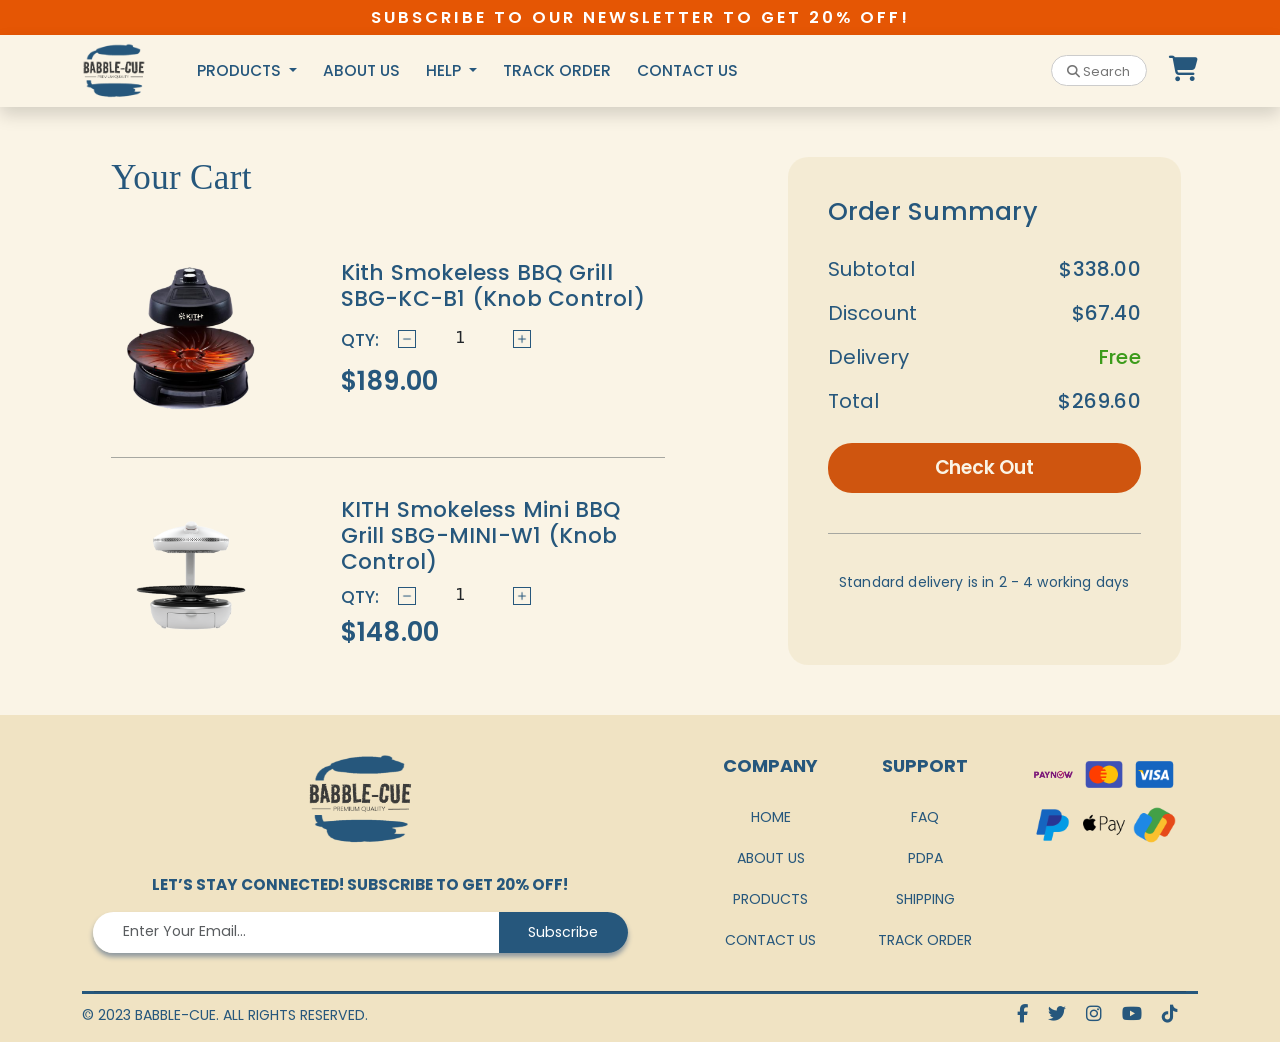
<file: cart.html>
<!DOCTYPE html>
<html>
    <head>
        <!-- Google Tag Manager -->
        <script>(function(w,d,s,l,i){w[l]=w[l]||[];w[l].push({'gtm.start':
        new Date().getTime(),event:'gtm.js'});var f=d.getElementsByTagName(s)[0],
        j=d.createElement(s),dl=l!='dataLayer'?'&l='+l:'';j.async=true;j.src=
        'https://www.googletagmanager.com/gtm.js?id='+i+dl;f.parentNode.insertBefore(j,f);
        })(window,document,'script','dataLayer','GTM-N95ZB4XJ');</script>
        <!-- End Google Tag Manager -->
        
        <title>Babble-Cue Track Order</title>

        <!-- Language Control -->
        <meta charset="utf-8">

        <!-- Responsive control, using user scalable no (cannot zoom in)  -->
        <meta name="viewport" content="width=device-width,initial-scale=1">

        <!-- link style sheet -->
        <link rel="stylesheet" href="css/cart.css">

        <!-- favicon -->
        <link rel="icon" type="image/x-icon" href="images/logo/favicon.ico">
        <meta description="Babble-Cue">

        <!-- links to font-awesome and bootstrap -->
        <link rel="stylesheet" href="https://cdnjs.cloudflare.com/ajax/libs/font-awesome/6.4.2/css/all.min.css" integrity="sha512-z3gLpd7yknf1YoNbCzqRKc4qyor8gaKU1qmn+CShxbuBusANI9QpRohGBreCFkKxLhei6S9CQXFEbbKuqLg0DA==" crossorigin="anonymous" referrerpolicy="no-referrer" />
        <link href="https://cdn.jsdelivr.net/npm/bootstrap@5.3.2/dist/css/bootstrap.min.css" rel="stylesheet" integrity="sha384-T3c6CoIi6uLrA9TneNEoa7RxnatzjcDSCmG1MXxSR1GAsXEV/Dwwykc2MPK8M2HN" crossorigin="anonymous">

        <!-- google fonts -->   <!-- poppins -->
        <link rel="preconnect" href="https://fonts.googleapis.com">
        <link rel="preconnect" href="https://fonts.gstatic.com" crossorigin>
        <link href="https://fonts.googleapis.com/css2?family=Poppins:ital,wght@0,100;0,200;0,300;0,400;0,500;0,600;0,700;1,100;1,200;1,300;1,400;1,500;1,600;1,700&family=Tinos:ital@0;1&display=swap" rel="stylesheet">
        <!-- georgia -->
        <link href="https://fonts.cdnfonts.com/css/georgia" rel="stylesheet">

    </head>

    <body>
        <!-- Google Tag Manager (noscript) -->
        <noscript><iframe src="https://www.googletagmanager.com/ns.html?id=GTM-N95ZB4XJ"
        height="0" width="0" style="display:none;visibility:hidden"></iframe></noscript>
        <!-- End Google Tag Manager (noscript) -->



        <!-- Navigation Start -->
        <div class="orangeBG text-center">
            <p class="navNewsletterText">Subscribe to our newsletter to get 20% off!</p>
        </div>
        <nav id="navBar" class="navbar navbar-expand-sm sticky-top shadow" style="background-color: #FAF4E6;">
            <div class="container">
                <button class="navbar-toggler" type="button" data-toggle="collapse" data-target="#navbarNav" aria-controls="navbarNav" aria-expanded="false" aria-label="Toggle navigation">
                    <span class="navbar-toggler-icon"></span>
                </button>

                <div style="width: 5vw; min-width: 50px;">
                    <a class="navbar-brand" href="index.html">
                        <img src="images/logo/logo.png" title="Babble-Cue" class="img-fluid">
                    </a>
                </div>
                
                <div class="d-block d-sm-none">
                    <a href="cart.html"><i class="fa-solid fa-cart-shopping navIcon"></i></a>
                </div>
                

                <div class="collapse navbar-collapse justify-content-between" id="navbarNav" style="padding: 0 0 0 3%;">
                    <ul class="navbar-nav navText">
                        <li class="nav-item dropdown">
                            <a class="nav-link dropdown-toggle" href="#" id="navbarDropdownMenuProducts" data-toggle="dropdown" aria-haspopup="true" aria-expanded="false">
                                Products
                            </a>
                            <div class="dropdown-menu" style="background-color: #FAF4E6; border: #FAF4E6;" aria-labelledby="navbarDropdownMenuProducts">
                                <a class="dropdown-item" href="product-mini.html">Kith Smokeless BBQ Grill (Mini)</a>
                                <a class="dropdown-item" href="product-touch.html">Kith Smokeless BBQ Grill Touch Control</a>
                                <a class="dropdown-item" href="product-knob.html">Kith Smokeless BBQ Grill Knob Control</a>
                            </div>
                            </li>
                        <li class="nav-item">
                            <a class="nav-link" href="about.html">About Us</a>
                        </li>
                        <li class="nav-item dropdown">
                            <a class="nav-link dropdown-toggle" href="#" id="navbarDropdownMenuHelp" data-toggle="dropdown" aria-haspopup="true" aria-expanded="false">
                                Help
                            </a>
                            <div class="dropdown-menu" style="background-color: #FAF4E6; border: #FAF4E6;" aria-labelledby="navbarDropdownMenuHelp">
                                <a class="dropdown-item" href="faq.html">Frequently Asked Questions</a>
                                <a class="dropdown-item" href="faq.html#shipping">Shipping & Returns</a>
                                <a class="dropdown-item" href="pdpa.html">PDPA</a>
                            </div>
                            </li>
                        <li class="nav-item">
                            <a class="nav-link" href="track.html">Track Order</a>
                        </li>
                        <li class="nav-item">
                            <a class="nav-link" href="contact.html">Contact Us</a>
                        </li>
                    </ul>
                    <div>
                        <input type="text" class="search-hover" name="" placeholder="&#xF002; Search here"/>
                    </div>
                </div>

                <div class="d-none d-sm-block" style="padding-left: 2%;">
                    <a href="cart.html"><i class="fa-solid fa-cart-shopping navIcon"></i></a>
                </div>
            </div>
        </nav>
        <!-- Navigation End -->

        <div class="lightBG">
            <div class="row cart">
                <div class="col-sm-7 col-12">
                    <h1 class="cart-title">Your Cart</h1>
                    <div class="row cart-item">
                        <div class="col-sm-4 col-3">
                            <img src="images/products/grill-knob.png" id="product-img">
                        </div>
                        <div class="col-sm-6 col-8 product-info">
                            <h2 class="product-name">Kith Smokeless BBQ Grill SBG-KC-B1 (Knob Control)</h2>
                            <div class="row quant">
                                <div class="col-sm-2 col-2 quantity">QTY:</div>
                                <div class="col-sm-2 col-2"><img src="images/icon/minus.png" class="qty"></div>
                                <div class="col-sm-2 col-2">1</div>
                                <div class="col-sm-2 col-2"><img src="images/icon/plus.png" class="qty"></div>
                            </div>
                            <p class="price">$189.00</p>
                        </div>
                    </div>
                    <div class="col-sm-10 separator"></div>
                    <div class="row">
                        <div class="col-sm-4 col-3">
                            <img src="images/products/grill-mini.png" id="product-img">
                        </div>
                        <div class="col-sm-6 col-8 product-info">
                            <h2 class="product-name">KITH Smokeless Mini BBQ Grill SBG-MINI-W1 (Knob Control)</h2>
                            <div class="row quant">
                                <div class="col-sm-2 col-2 quantity">QTY:</div>
                                <div class="col-sm-2 col-2"><img src="images/icon/minus.png" class="qty"></div>
                                <div class="col-sm-2 col-2">1</div>
                                <div class="col-sm-2 col-2"><img src="images/icon/plus.png" class="qty"></div>
                            </div>
                            <p class="price">$148.00</p>
                        </div>
                    </div>
                </div>
                
                <div class="col-sm-4 summary">
                    <div class="summary-header d-none d-sm-block ">
                        Order Summary
                    </div>
                    <div class="row summary-details">
                        <div class="col-sm-5 col-5 summary-titles">
                            Subtotal
                        </div>
                        <div class="col-sm-5 col-5 amount">$338.00</div>
                    </div>

                    <div class="row summary-details">
                        <div class="col-sm-5 col-5 summary-titles">
                            Discount
                        </div>
                        <div class="col-sm-5 col-5 amount">$67.40</div>
                    </div>

                    <div class="row summary-details">
                        <div class="col-sm-5 col-5 summary-titles">
                            Delivery
                        </div>
                        <div class="col-sm-5 col-5 free">Free</div>
                    </div>

                    <div class="row summary-details">
                        <div class="col-sm-5 col-5 summary-titles">
                            Total
                        </div>
                        <div class="col-sm-5 col-5 amount">$269.60</div>
                    </div>

                    <div class="col-sm-12">
                        <a href="payment.html" class="check" id="checkout">
                            Check Out
                        </a>
                    </div>
                    <div class="col-sm-12 col-12 separator"></div>
                    <div class="del-info">Standard delivery is in 2 - 4 working days</div>
                </div>
            </div>
        </div>
    </div>
        
    <!-- Footer -->
        <footer style="background-color: #F0E3C3;">
            <div class="container d-none d-sm-block" style="padding-top: 3%;">
                <div class="row">
                    <div class="col-6 text-center" style="padding-left: 2%;">
                        <img src="images/logo/logo.png" alt="babble-cue logo" class="footerLogo mx-auto d-block">
                        <p class="footerNewsletter"><strong>Let’s stay connected! Subscribe to get 20% off!</strong></p>
                        <div class="input-group mb-3 input-shadow">
                            <input type="text" id="rounded-left" class="form-control subscribeInput" placeholder="Enter Your Email...">
                            <span class="input-group-text subscribeBtn" id="rounded-right">Subscribe</span>
                        </div>
                    </div>
                    <div class="col-2 d-flex justify-content-end text-center">
                        <div class="footerLinks">
                            <p><strong>COMPANY</strong></p>
                            <ul>
                                <li><a href="index.html">HOME</a><br></li>
                                <li><a href="about.html">ABOUT US</a><br></li>
                                <li><a href="about.html#products">PRODUCTS</a><br></li>
                                <li><a href="contact.html">CONTACT US</a></li>
                            </ul>
                        </div>
                    </div>
                    <div class="col-2 text-center">
                        <div class="footerLinks">
                            <p><strong>SUPPORT</strong></p>
                            <ul>
                                <li><a href="faq.html">FAQ</a></li>
                                <li><a href="pdpa.html">PDPA</a></li>
                                <li><a href="faq.html#shipping">SHIPPING</a></li>
                                <li><a href="track.html">TRACK ORDER</a></li>
                            </ul>
                        </div>
                    </div>
                    <div class="col-2" style="padding-right: 3%;">
                        <div class="row row-cols-sm-3 g-2">
                            <img src="images/nav/footer/paynow-logo-2.png" alt="paynow" class="img-fluid col-sm-4 mx-auto d-block object-fit-contain"/>
                            <img src="images/nav/footer/icons8-mastercard-480.png" alt="mastercard" class="img-fluid col-sm-4 mx-auto d-block object-fit-contain"/>
                            <img src="images/nav/footer/icons8-visa-480.png" alt="visa" class="img-fluid col-sm-4 mx-auto d-block object-fit-contain" />
                            <img src="images/nav/footer/icons8-paypal-480.png" alt="paypal" class="img-fluid col-sm-4 mx-auto d-block object-fit-contain" />
                            <img src="images/nav/footer/Apple-Pay-Logo-2014.png" alt="apple pay" class="img-fluid col-sm-4 mx-auto d-block object-fit-contain" />
                            <img src="images/nav/footer/icons8-google-pay-480.png" alt="google pay" class="img-fluid col-sm-4 mx-auto d-block object-fit-contain" />
                        </div>
                        
                    </div>
                </div>
                <div style="padding-top: 2%;"></div>
                <div class="row footerLine container" style="margin: auto;">
                    <hr class="solid">
                </div>
                <div class="row" style="padding-top: 1%;">
                    <div class="col-6">
                        <p class="footerCopywrite">&copy; 2023 BABBLE-CUE. ALL RIGHTS RESERVED.</p>
                    </div>
                    <div class="col-6 d-flex justify-content-end socialsIcon">
                        <i class="fa-brands fa-facebook-f"></i>
                        <i class="fa-brands fa-twitter"></i>
                        <i class="fa-brands fa-instagram"></i>
                        <i class="fa-brands fa-youtube"></i>
                        <i class="fa-brands fa-tiktok"></i>
                    </div>
                </div>
            </div>





            <div class="container d-block d-sm-none text-center" style="padding-top: 3%;">
                <img src="images/logo/logo.png" alt="babble-cue logo" class="footerLogo mx-auto d-block">
                <p class="footerNewsletter"><strong>Let’s stay connected! Subscribe to get 20% off!</strong></p>
                <div style="padding: 0 5%;">
                    <div class="input-group mb-3 input-shadow">
                        <input type="text" id="rounded-left" class="form-control subscribeInput" placeholder="Enter Your Email...">
                        <span class="input-group-text subscribeBtn" id="rounded-right">Subscribe</span>
                    </div>
                </div>
                
                <div class="row">
                    <div class="col-6">
                        <div class="footerLinks">
                            <p><strong>COMPANY</strong></p>
                            <ul>
                                <li><a href="index.html">HOME</a></li>
                                <li><a href="about.html">ABOUT US</a></li>
                                <li><a href="about.html#products">PRODUCTS</a></li>
                                <li><a href="contact.html">CONTACT US</a></li>
                            </ul>
                        </div>
                    </div>
                    <div class="col-6">
                        <div class="footerLinks">
                            <p><strong>SUPPORT</strong></p>
                            <ul>
                                <li><a href="faq.html">FAQ</a></li>
                                <li><a href="pdpa.html">PDPA</a></li>
                                <li><a href="faq.html#shipping">SHIPPING</a></li>
                                <li><a href="track.html">TRACK ORDER</a></li>
                            </ul>
                        </div>
                    </div>
                </div>
                <div style="padding: 0 20%;">
                    <div class="row g-2 container d-flex justify-content-center" style="padding-top: 3%;">
                        <img src="images/nav/footer/paynow-logo-2.png" alt="paynow" class="img-fluid col-2 mx-auto d-block object-fit-contain" />
                        <img src="images/nav/footer/icons8-mastercard-480.png" alt="mastercard" class="img-fluid col-2 mx-auto d-block object-fit-contain" />
                        <img src="images/nav/footer/icons8-visa-480.png" alt="visa" class="img-fluid col-2 mx-auto d-block object-fit-contain" />
                        <img src="images/nav/footer/icons8-paypal-480.png" alt="paypal" class="img-fluid col-2 mx-auto d-block object-fit-contain" />
                        <img src="images/nav/footer/Apple-Pay-Logo-2014.png" alt="applepay" class="img-fluid col-2 mx-auto d-block object-fit-contain" />
                        <img src="images/nav/footer/icons8-google-pay-480.png" alt="googlepay" class="img-fluid col-2 mx-auto d-block object-fit-contain" />
                    </div>
                </div>
                
                <div style="padding-top: 2%;"></div>
                <div class="row footerLine container" style="margin: auto;">
                    <hr class="solid">
                </div>
                
                <div class="footerEnd" style="padding-top: 1%;">
                    <p class="footerCopywrite">&copy; 2023 BABBLE-CUE. ALL RIGHTS RESERVED.</p>
                    <i class="fa-brands fa-facebook-f"></i>
                    <i class="fa-brands fa-twitter"></i>
                    <i class="fa-brands fa-instagram"></i>
                    <i class="fa-brands fa-youtube"></i>
                    <i class="fa-brands fa-tiktok"></i>
                </div>
                <div style="padding-top: 3%;"></div>
                </div>
            </div>
        </footer>
        <!-- Footer End -->
        


        <!-- Bootstrap scripts -->
        <script src="https://code.jquery.com/jquery-3.2.1.slim.min.js" integrity="sha384-KJ3o2DKtIkvYIK3UENzmM7KCkRr/rE9/Qpg6aAZGJwFDMVNA/GpGFF93hXpG5KkN" crossorigin="anonymous"></script>
        <script src="https://cdn.jsdelivr.net/npm/popper.js@1.12.9/dist/umd/popper.min.js" integrity="sha384-ApNbgh9B+Y1QKtv3Rn7W3mgPxhU9K/ScQsAP7hUibX39j7fakFPskvXusvfa0b4Q" crossorigin="anonymous"></script>
        <script src="https://cdn.jsdelivr.net/npm/bootstrap@4.0.0/dist/js/bootstrap.min.js" integrity="sha384-JZR6Spejh4U02d8jOt6vLEHfe/JQGiRRSQQxSfFWpi1MquVdAyjUar5+76PVCmYl" crossorigin="anonymous"></script>

    </body>
</html>
</file>
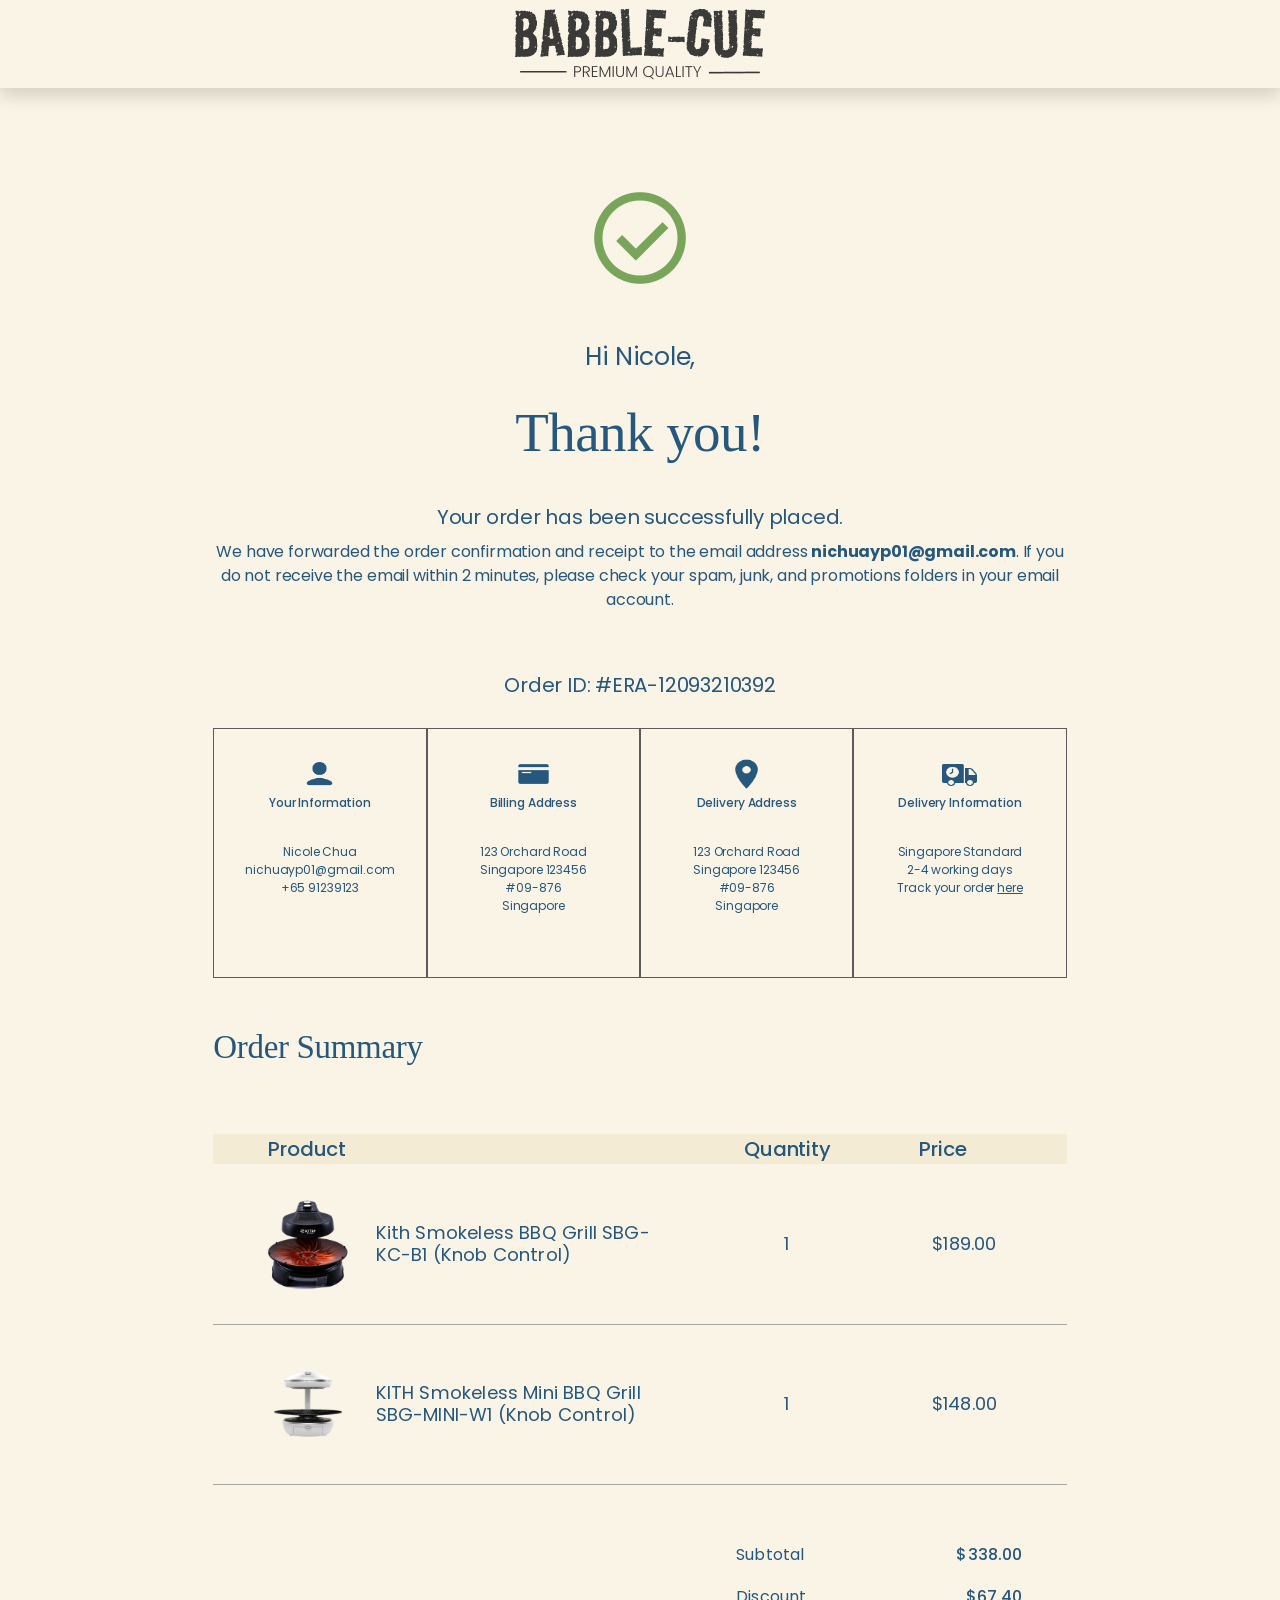
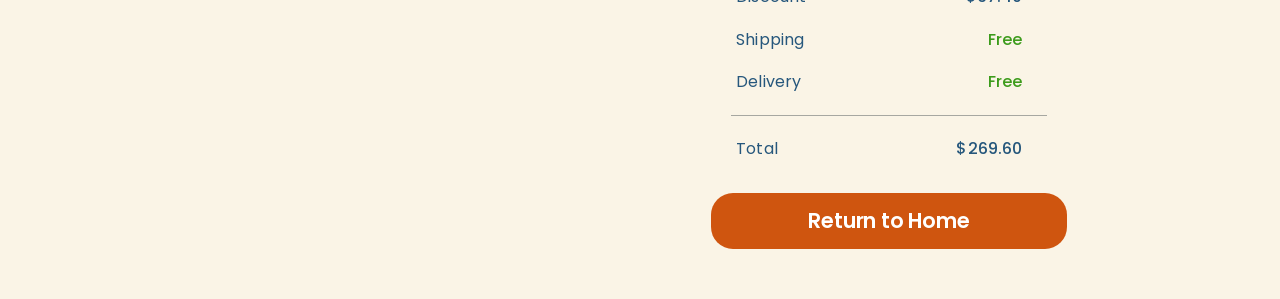
<file: confirmation.html>
<!DOCTYPE html>
<html>
    <head>
        <!-- Google Tag Manager -->
        <script>(function(w,d,s,l,i){w[l]=w[l]||[];w[l].push({'gtm.start':
        new Date().getTime(),event:'gtm.js'});var f=d.getElementsByTagName(s)[0],
        j=d.createElement(s),dl=l!='dataLayer'?'&l='+l:'';j.async=true;j.src=
        'https://www.googletagmanager.com/gtm.js?id='+i+dl;f.parentNode.insertBefore(j,f);
        })(window,document,'script','dataLayer','GTM-N95ZB4XJ');</script>
        <!-- End Google Tag Manager -->
        
        <title>Babble-Cue Payment Confirmation</title>

        <!-- Language Control -->
        <meta charset="utf-8">

        <!-- Responsive control, using user scalable no (cannot zoom in)  -->
        <meta name="viewport" content="width=device-width,initial-scale=1">

        <!-- link style sheet -->
        <link rel="stylesheet" href="css/confirmation.css">

        <!-- favicon -->
        <link rel="icon" type="image/x-icon" href="images/logo/favicon.ico">
        <meta description="Babble-Cue">

        <!-- links to font-awesome and bootstrap -->
        <link rel="stylesheet" href="https://cdnjs.cloudflare.com/ajax/libs/font-awesome/6.4.2/css/all.min.css" integrity="sha512-z3gLpd7yknf1YoNbCzqRKc4qyor8gaKU1qmn+CShxbuBusANI9QpRohGBreCFkKxLhei6S9CQXFEbbKuqLg0DA==" crossorigin="anonymous" referrerpolicy="no-referrer" />
        <link href="https://cdn.jsdelivr.net/npm/bootstrap@5.3.2/dist/css/bootstrap.min.css" rel="stylesheet" integrity="sha384-T3c6CoIi6uLrA9TneNEoa7RxnatzjcDSCmG1MXxSR1GAsXEV/Dwwykc2MPK8M2HN" crossorigin="anonymous">

        <!-- google fonts -->   <!-- poppins -->
        <link rel="preconnect" href="https://fonts.googleapis.com">
        <link rel="preconnect" href="https://fonts.gstatic.com" crossorigin>
        <link href="https://fonts.googleapis.com/css2?family=Poppins:ital,wght@0,100;0,200;0,300;0,400;0,500;0,600;0,700;1,100;1,200;1,300;1,400;1,500;1,600;1,700&family=Tinos:ital@0;1&display=swap" rel="stylesheet">
        <!-- georgia -->
        <link href="https://fonts.cdnfonts.com/css/georgia" rel="stylesheet">

        <!-- fonts -->
        <link rel="preconnect" href="https://fonts.googleapis.com">
        <link rel="preconnect" href="https://fonts.gstatic.com" crossorigin>
        <link rel="preconnect" href="https://fonts.googleapis.com">
        <link href="https://fonts.googleapis.com/css2?family=Poppins:ital,wght@0,300;0,500;1,300;1,400;1,500;1,600&family=Tinos:ital@0;1&display=swap" rel="stylesheet">
        <link href="https://fonts.cdnfonts.com/css/georgia" rel="stylesheet">
    </head>

    <body>
        <!-- Google Tag Manager (noscript) -->
        <noscript><iframe src="https://www.googletagmanager.com/ns.html?id=GTM-N95ZB4XJ"
        height="0" width="0" style="display:none;visibility:hidden"></iframe></noscript>
        <!-- End Google Tag Manager (noscript) -->

        
        <!-- Navigation Start -->
        <div class="lightBG">
            <nav id="navBar" class="navbar sticky-top shadow">
                <div class="container">
                    <a class="nav-logo" href="index.html">
                        <img src="images/logo/paymentLogo.png" title="Babble-Cue">
                    </a>
                </div>
            </nav>
        </div>
        <!-- Navigation End -->


        <div class="lightBG">
            <div class="confirmation">
                <div class="col-12 confirmation">
                    <img src="images/icon/confirm.png" id="cfm-icon">
                </div>
                <div class="col-8">
                    <p id="name">Hi Nicole,</p>
                    <h2 id="thank">Thank you!</h2>
                    <h3 id="order" style="padding-top: 20px;">Your order has been successfully placed.</h3>
                    <h5 id="receipt">We have forwarded the order confirmation and receipt to the email address <strong>nichuayp01@gmail.com</strong>. If you do not receive the email within 2 minutes, please check your spam, junk, and promotions folders in your email account.</h5>
                    <h3 id="order" style="padding-top: 50px; padding-bottom: 20px;">Order ID: #ERA-12093210392</h3>
                </div>

                <div class="col-8 order-info hide-mobile">
                    <div class="col-3 info">
                        <img src="images/icon/profile.png" id="icons">
                        <p id="info">Your Information</p>
                        <p id="details">Nicole Chua<br>nichuayp01@gmail.com<br>+65 91239123</p>
                    </div>
                    <div class="col-3 info">
                        <img src="images/icon/creditcard.png" id="icons">
                        <p id="info">Billing Address</p>
                        <p id="details">123 Orchard Road<br>Singapore 123456<br>#09-876<br>Singapore</p>
                    </div>
                    <div class="col-3 info">
                        <img src="images/icon/pin.png" id="icons">
                        <p id="info">Delivery Address</p>
                        <p id="details">123 Orchard Road<br>Singapore 123456<br>#09-876<br>Singapore</p>
                    </div>
                    <div class="col-3 info">
                        <img src="images/icon/delivery.png" id="icons">
                        <p id="info">Delivery Information</p>
                        <p id="details">Singapore Standard<br>2-4 working days<br>Track your order <a href="track.html" style="color: #26577C;">here</a></p>
                    </div>
                </div>

                <div class="col-8 summary hide-mobile">
                    <p id="summary">Order Summary</p>
                </div>
                <div class="col-8 order-sum hide-mobile">
                    <div class="col-7 product" id="summary-header">Product</div>
                    <div class="col-2" id="summary-header">Quantity</div>
                    <div class="col-1" id="summary-header">Price</div>
                </div>

                <div class="col-8 order-list hide-mobile">
                    <div class="col-2 prod"><img src="images/products/grill-knob.png" id="product-img"></div>
                    <div class="col-4 prod-name" id="list-details">Kith Smokeless BBQ Grill SBG-KC-B1 (Knob Control)</div>
                    <div class="col-1"></div>
                    <div class="col-1" id="list-details">1</div>
                    <div class="col-1"></div>
                    <div class="col-2" id="list-details">$189.00</div>
                </div>

                <div class="col-8 separator hide-mobile"></div>
                <div class="col-8 order-list hide-mobile">
                    <div class="col-2 prod"><img src="images/products/grill-mini.png" id="product-img"></div>
                    <div class="col-4 prod-name" id="list-details">KITH Smokeless Mini BBQ Grill SBG-MINI-W1 (Knob Control)</div>
                    <div class="col-1"></div>
                    <div class="col-1" id="list-details">1</div>
                    <div class="col-1"></div>
                    <div class="col-2" id="list-details">$148.00</div>
                </div>

                <div class="col-8 separator hide-mobile"></div>
                <div class="col-8 sum hide-mobile">
                    <div class="col-5 order-details">
                        <div class="row summary-details">
                            <div class="col-sm-5 col-9 item">
                                Subtotal
                            </div>
                            <div class="col-sm-5 col-3 price">$338.00</div>
                        </div>

                        <div class="row summary-details">
                            <div class="col-sm-5 col-9 item">
                                Discount
                            </div>
                            <div class="col-sm-5 col-3 price">$67.40</div>
                        </div>

                        <div class="row summary-details">
                            <div class="col-sm-5 col-9 item">
                                Shipping
                            </div>
                            <div class="col-sm-5 col-3 free">Free</div>
                        </div>

                        <div class="row summary-details">
                            <div class="col-sm-5 col-9 item">
                                Delivery
                            </div>
                            <div class="col-sm-5 col-3 free">Free</div>
                        </div>

                        <div class="col-sm-12 col-12 separator"></div>

                        <div class="row summary-details">
                            <div class="col-sm-5 col-9 item">
                                Total
                            </div>
                            <div class="col-sm-5 col-3 price">$269.60</div>
                        </div>
                    </div>
                </div>

                <div class="col-8 sum">
                    <div class="col-sm-5 home">
                        <a href="index.html" id="home">Return to Home</a>
                    </div>
                </div>
            </div>
        </div>


    <!-- Bootstrap scripts -->
    <script src="https://code.jquery.com/jquery-3.2.1.slim.min.js" integrity="sha384-KJ3o2DKtIkvYIK3UENzmM7KCkRr/rE9/Qpg6aAZGJwFDMVNA/GpGFF93hXpG5KkN" crossorigin="anonymous"></script>
    <script src="https://cdn.jsdelivr.net/npm/popper.js@1.12.9/dist/umd/popper.min.js" integrity="sha384-ApNbgh9B+Y1QKtv3Rn7W3mgPxhU9K/ScQsAP7hUibX39j7fakFPskvXusvfa0b4Q" crossorigin="anonymous"></script>
    <script src="https://cdn.jsdelivr.net/npm/bootstrap@4.0.0/dist/js/bootstrap.min.js" integrity="sha384-JZR6Spejh4U02d8jOt6vLEHfe/JQGiRRSQQxSfFWpi1MquVdAyjUar5+76PVCmYl" crossorigin="anonymous"></script>

    </body>
</html>
</file>
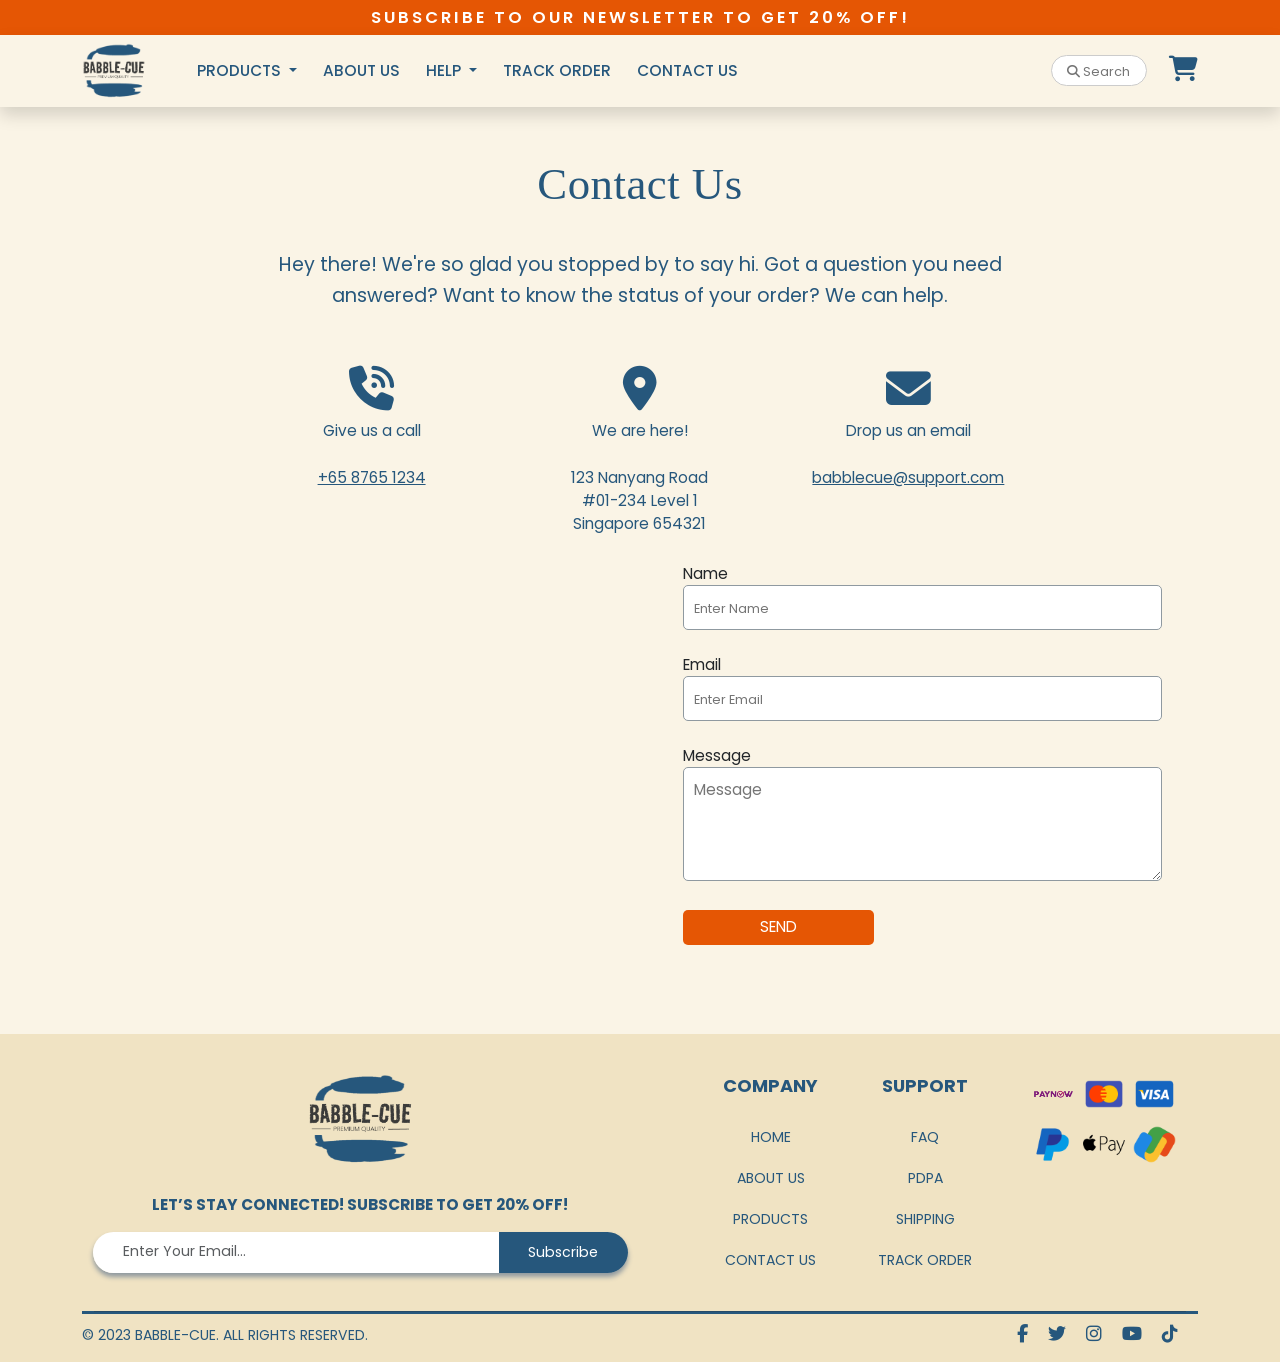
<file: contact.html>
<!DOCTYPE html>
<html>
    <head>
        <!-- Google Tag Manager -->
        <script>(function(w,d,s,l,i){w[l]=w[l]||[];w[l].push({'gtm.start':
        new Date().getTime(),event:'gtm.js'});var f=d.getElementsByTagName(s)[0],
        j=d.createElement(s),dl=l!='dataLayer'?'&l='+l:'';j.async=true;j.src=
        'https://www.googletagmanager.com/gtm.js?id='+i+dl;f.parentNode.insertBefore(j,f);
        })(window,document,'script','dataLayer','GTM-N95ZB4XJ');</script>
        <!-- End Google Tag Manager -->
        
        <title>Contact Us Babble-Cue</title>

        <!-- Language Control -->
        <meta charset="utf-8">

        <!-- Responsive control, using user scalable no (cannot zoom in)  -->
        <meta name="viewport" content="width=device-width,initial-scale=1">

        <!-- link style sheet -->
        <link rel="stylesheet" href="css/faq_pdpa_contact.css">

        <!-- favicon -->
        <link rel="icon" type="image/x-icon" href="images/logo/favicon.ico">
        <meta description="Babble-Cue">

        <!-- links to font-awesome and bootstrap -->
        <link rel="stylesheet" href="https://cdnjs.cloudflare.com/ajax/libs/font-awesome/6.4.2/css/all.min.css" integrity="sha512-z3gLpd7yknf1YoNbCzqRKc4qyor8gaKU1qmn+CShxbuBusANI9QpRohGBreCFkKxLhei6S9CQXFEbbKuqLg0DA==" crossorigin="anonymous" referrerpolicy="no-referrer" />
        <link href="https://cdn.jsdelivr.net/npm/bootstrap@5.3.2/dist/css/bootstrap.min.css" rel="stylesheet" integrity="sha384-T3c6CoIi6uLrA9TneNEoa7RxnatzjcDSCmG1MXxSR1GAsXEV/Dwwykc2MPK8M2HN" crossorigin="anonymous">

        <!-- fonts -->
        <link rel="preconnect" href="https://fonts.googleapis.com">
        <link rel="preconnect" href="https://fonts.gstatic.com" crossorigin>
        <link href="https://fonts.googleapis.com/css2?family=Poppins:ital,wght@0,100;0,200;0,300;0,400;0,500;0,600;0,700;1,100;1,200;1,300;1,400;1,500;1,600;1,700&family=Tinos:ital@0;1&display=swap" rel="stylesheet">
        <link href="https://fonts.cdnfonts.com/css/georgia" rel="stylesheet">
    </head>

    <body style="background-color: #FAF4E6;">
        <!-- Google Tag Manager (noscript) -->
        <noscript><iframe src="https://www.googletagmanager.com/ns.html?id=GTM-N95ZB4XJ"
        height="0" width="0" style="display:none;visibility:hidden"></iframe></noscript>
        <!-- End Google Tag Manager (noscript) -->


        <!-- Navigation Start -->
        <div class="orangeBG text-center">
            <p class="navNewsletterText">Subscribe to our newsletter to get 20% off!</p>
        </div>
        <nav id="navBar" class="navbar navbar-expand-sm sticky-top shadow" style="background-color: #FAF4E6;">
            <div class="container">
                <button class="navbar-toggler" type="button" data-bs-toggle="collapse" data-bs-target="#navbarNav" aria-controls="navbarNav" aria-expanded="false" aria-label="Toggle navigation">
                    <span class="navbar-toggler-icon"></span>
                </button>

                <div style="width: 5vw; min-width: 50px;">
                    <a class="navbar-brand" href="index.html">
                        <img src="images/logo/logo.png" title="Babble-Cue" class="img-fluid">
                    </a>
                </div>
                
                <div class="d-block d-sm-none">
                    <a href="cart.html"><i class="fa-solid fa-cart-shopping navIcon"></i></a>
                </div>
                

                <div class="collapse navbar-collapse justify-content-between" id="navbarNav" style="padding: 0 0 0 3%;">
                    <ul class="navbar-nav navText">
                        <li class="nav-item dropdown">
                            <a class="nav-link dropdown-toggle" href="#" id="navbarDropdownMenuProducts" data-bs-toggle="dropdown" aria-haspopup="true" aria-expanded="false">
                                Products
                            </a>
                            <div class="dropdown-menu" style="background-color: #FAF4E6; border: #FAF4E6;" aria-labelledby="navbarDropdownMenuProducts">
                                <a class="dropdown-item" href="product-mini.html">Kith Smokeless BBQ Grill (Mini)</a>
                                <a class="dropdown-item" href="product-touch.html">Kith Smokeless BBQ Grill Touch Control</a>
                                <a class="dropdown-item" href="product-knob.html">Kith Smokeless BBQ Grill Knob Control</a>
                            </div>
                            </li>
                        <li class="nav-item">
                            <a class="nav-link" href="about.html">About Us</a>
                        </li>
                        <li class="nav-item dropdown">
                            <a class="nav-link dropdown-toggle" href="#" id="navbarDropdownMenuHelp" data-bs-toggle="dropdown" aria-haspopup="true" aria-expanded="false">
                                Help
                            </a>
                            <div class="dropdown-menu" style="background-color: #FAF4E6; border: #FAF4E6;" aria-labelledby="navbarDropdownMenuHelp">
                                <a class="dropdown-item" href="faq.html">Frequently Asked Questions</a>
                                <a class="dropdown-item" href="faq.html#shipping">Shipping & Returns</a>
                                <a class="dropdown-item" href="pdpa.html">PDPA</a>
                            </div>
                            </li>
                        <li class="nav-item">
                            <a class="nav-link" href="track.html">Track Order</a>
                        </li>
                        <li class="nav-item">
                            <a class="nav-link" href="contact.html">Contact Us</a>
                        </li>
                    </ul>
                    <div>

                        <input type="text" class="search-hover" name="" placeholder="&#xF002; Search here"/>
                    </div>
                </div>

                <div class="d-none d-sm-block" style="padding-left: 2%;">
                    <a href="cart.html"><i class="fa-solid fa-cart-shopping navIcon"></i></a>
                </div>
            </div>
        </nav>
        <!-- Navigation End -->

        <!-- Main Content -->
        <div class="container d-none d-sm-block" style="padding-top: 4%;">
            <p class="headerDark text-center">Contact Us</p>
            <p class="subheaderDark text-center" style="padding: 2% 13% 0 13%;">Hey there! We're so glad you stopped by to say hi. Got a question you need answered? Want to know the status of your order? We can help.</p>

            <div class="text-center row aboutSection" style="padding: 5% 15% 0 15%;">
                <div class="col-sm-4">
                    <i class="fa-solid fa-phone-volume"></i>
                    <p style="padding-top: 3%;">
                        Give us a call <br><br>
                        <a href="tel:+65 8765 1234" style="color: #26577C;">+65 8765 1234</a>
                    </p>
                </div>
                <div class="col-sm-4">
                    <i class="fa-solid fa-location-dot"></i>
                    <p style="padding-top: 3%;">
                        We are here! <br><br>
                        123 Nanyang Road <br>
                        #01-234 Level 1 <br>
                        Singapore 654321 
                    </p>
                </div>
                <div class="col-sm-4">
                    <i class="fa-solid fa-envelope"></i>
                    <p style="padding-top: 3%;">
                        Drop us an email<br><br>
                        <a href="mailto:babblecue@support.com" style="color: #26577C;">babblecue@support.com</a>
                        
                    </p>
                </div>
            </div>
            <div style="padding-top: 1%;"></div>
            <div class="container row">
                <div class="col-sm-6">
                    <iframe src="https://www.google.com/maps/d/embed?mid=1MtstptOctiLxLlRiTxulfGZw0xLx290&ehbc=2E312F" width="100%" height="100%"></iframe>
                </div>
                <div class="col-sm-6" style="padding-left: 5%;">
                    <form id="contactForm">
                        <label for="name">Name</label><br>
                        <input type="text" id="name" class="name" placeholder="Enter Name" required/><br><br>

                        <label for="email">Email</label><br>
                        <input type="email" id="email" class="email" placeholder="Enter Email" required/><br><br>

                        <label for="message">Message</label><br>
                        <textarea id="message" class="message" placeholder="Message" rows="4" required></textarea><br><br>

                        <input type="submit" value="SEND"/>
                    </form>
                </div>
                
            </div>
        </div>



        <div class="d-block d-sm-none" style="padding-top: 4%;">
            <p class="headerDark text-center">Contact Us</p>
            <p class="subheaderDark text-center" style="padding: 2% 5% 0 5%;">Hey there! We're so glad you stopped by to say hi. Got a question you need answered? Want to know the status of your order? We can help.</p>

            <div class="container row aboutSection" style="padding: 15% 15% 0 15%;">
                <div class="col-12">
                    <div class="row d-flex" style="padding-top: 5%;">
                        <i class="fa-solid fa-phone-volume col-5 text-center" style="padding-top: 2%;"></i>
                        <p class="col-7">
                            Give us a call <br>
                            <a href="tel:+65 8765 1234" style="color: #26577C;">+65 8765 1234</a>
                        </p>
                    </div>
                </div>
                <div class="col-12">
                    <div class="row d-flex" style="padding-top: 15%;">
                        <i class="fa-solid fa-envelope col-5 text-center" style="padding-top: 2%;"></i>
                        <p class="col-7">
                            Drop us an email<br>
                            <a href="mailto:babblecue@support.com" style="color: #26577C;">babblecue@support.com</a>
                        </p>
                    </div>
                </div>
                <div class="col-12">
                    <div class="row d-flex" style="padding-top: 15%;">
                        <i class="fa-solid fa-location-dot col-5 text-center" style="padding-top: 7%;"></i>
                        <p class="col-7">
                            We are here! <br>
                            <em>123 Nanyang Road <br>
                            #01-234 Level 1 <br>
                            Singapore 654321 </em>
                        </p>
                    </div>
                </div>
               
                
            </div>
            <div style="padding-top: 3vh;"></div>
            <div class="row g-4" style="margin: 0;">
                <div class="col-12">
                    <iframe src="https://www.google.com/maps/d/embed?mid=1MtstptOctiLxLlRiTxulfGZw0xLx290&ehbc=2E312F" width="100%" height="350"></iframe>
                </div>
                <div class="col-12" style="padding: 5% 15%;">
                    <form id="contactForm">
                        <label for="name">Name</label><br>
                        <input type="text" id="name" class="name" placeholder="Enter Name" required/><br><br>

                        <label for="email">Email</label><br>
                        <input type="email" id="email" class="email" placeholder="Enter Email" required/><br><br>

                        <label for="message">Message</label><br>
                        <textarea id="message" class="message" placeholder="Message" rows="4" required></textarea><br><br>

                        <div class="d-flex justify-content-center">
                            <input type="submit" value="SEND"/>
                        </div>
                    </form>
                </div>
            </div>
        </div>
        <div style="padding-top: 7%;"></div>
        <!-- Main Content End -->

        <!-- Footer -->
        <footer style="background-color: #F0E3C3;">
            <div class="container d-none d-sm-block" style="padding-top: 3%;">
                <div class="row">
                    <div class="col-6 text-center" style="padding-left: 2%;">
                        <img src="images/logo/logo.png" alt="babble-cue logo" class="footerLogo mx-auto d-block">
                        <p class="footerNewsletter"><strong>Let’s stay connected! Subscribe to get 20% off!</strong></p>
                        <div class="input-group mb-3 input-shadow">
                            <input type="text" id="rounded-left" class="form-control subscribeInput" placeholder="Enter Your Email...">
                            <span class="input-group-text subscribeBtn" id="rounded-right">Subscribe</span>
                        </div>
                    </div>
                    <div class="col-2 d-flex justify-content-end text-center">
                        <div class="footerLinks">
                            <p><strong>COMPANY</strong></p>
                            <ul>
                                <li><a href="index.html">HOME</a><br></li>
                                <li><a href="about.html">ABOUT US</a><br></li>
                                <li><a href="about.html#products">PRODUCTS</a><br></li>
                                <li><a href="contact.html">CONTACT US</a></li>
                            </ul>
                        </div>
                    </div>
                    <div class="col-2 text-center">
                        <div class="footerLinks">
                            <p><strong>SUPPORT</strong></p>
                            <ul>
                                <li><a href="faq.html">FAQ</a></li>
                                <li><a href="pdpa.html">PDPA</a></li>
                                <li><a href="faq.html#shipping">SHIPPING</a></li>
                                <li><a href="track.html">TRACK ORDER</a></li>
                            </ul>
                        </div>
                    </div>
                    <div class="col-2" style="padding-right: 3%;">
                        <div class="row row-cols-sm-3 g-2">
                            <img src="images/nav/footer/paynow-logo-2.png" alt="paynow" class="img-fluid col-sm-4 mx-auto d-block object-fit-contain"/>
                            <img src="images/nav/footer/icons8-mastercard-480.png" alt="mastercard" class="img-fluid col-sm-4 mx-auto d-block object-fit-contain"/>
                            <img src="images/nav/footer/icons8-visa-480.png" alt="visa" class="img-fluid col-sm-4 mx-auto d-block object-fit-contain" />
                            <img src="images/nav/footer/icons8-paypal-480.png" alt="paypal" class="img-fluid col-sm-4 mx-auto d-block object-fit-contain" />
                            <img src="images/nav/footer/Apple-Pay-Logo-2014.png" alt="apple pay" class="img-fluid col-sm-4 mx-auto d-block object-fit-contain" />
                            <img src="images/nav/footer/icons8-google-pay-480.png" alt="google pay" class="img-fluid col-sm-4 mx-auto d-block object-fit-contain" />
                        </div>
                        
                    </div>
                </div>
                <div style="padding-top: 2%;"></div>
                <div class="row footerLine container" style="margin: auto;">
                    <hr class="solid">
                </div>
                <div class="row" style="padding-top: 1%;">
                    <div class="col-6">
                        <p class="footerCopywrite">&copy; 2023 BABBLE-CUE. ALL RIGHTS RESERVED.</p>
                    </div>
                    <div class="col-6 d-flex justify-content-end socialsIcon">
                        <i class="fa-brands fa-facebook-f"></i>
                        <i class="fa-brands fa-twitter"></i>
                        <i class="fa-brands fa-instagram"></i>
                        <i class="fa-brands fa-youtube"></i>
                        <i class="fa-brands fa-tiktok"></i>
                    </div>
                </div>
            </div>





            <div class="container d-block d-sm-none text-center" style="padding-top: 3%;">
                <img src="images/logo/logo.png" alt="babble-cue logo" class="footerLogo mx-auto d-block">
                <p class="footerNewsletter"><strong>Let’s stay connected! Subscribe to get 20% off!</strong></p>
                <div style="padding: 0 5%;">
                    <div class="input-group mb-3 input-shadow">
                        <input type="text" id="rounded-left" class="form-control subscribeInput" placeholder="Enter Your Email...">
                        <span class="input-group-text subscribeBtn" id="rounded-right">Subscribe</span>
                    </div>
                </div>
                
                <div class="row">
                    <div class="col-6">
                        <div class="footerLinks">
                            <p><strong>COMPANY</strong></p>
                            <ul>
                                <li><a href="index.html">HOME</a></li>
                                <li><a href="about.html">ABOUT US</a></li>
                                <li><a href="about.html#products">PRODUCTS</a></li>
                                <li><a href="contact.html">CONTACT US</a></li>
                            </ul>
                        </div>
                    </div>
                    <div class="col-6">
                        <div class="footerLinks">
                            <p><strong>SUPPORT</strong></p>
                            <ul>
                                <li><a href="faq.html">FAQ</a></li>
                                <li><a href="pdpa.html">PDPA</a></li>
                                <li><a href="faq.html#shipping">SHIPPING</a></li>
                                <li><a href="track.html">TRACK ORDER</a></li>
                            </ul>
                        </div>
                    </div>
                </div>
                <div style="padding: 0 20%;">
                    <div class="row g-2 container d-flex justify-content-center" style="padding-top: 3%;">
                        <img src="images/nav/footer/paynow-logo-2.png" alt="paynow" class="img-fluid col-2 mx-auto d-block object-fit-contain" />
                        <img src="images/nav/footer/icons8-mastercard-480.png" alt="mastercard" class="img-fluid col-2 mx-auto d-block object-fit-contain" />
                        <img src="images/nav/footer/icons8-visa-480.png" alt="visa" class="img-fluid col-2 mx-auto d-block object-fit-contain" />
                        <img src="images/nav/footer/icons8-paypal-480.png" alt="paypal" class="img-fluid col-2 mx-auto d-block object-fit-contain" />
                        <img src="images/nav/footer/Apple-Pay-Logo-2014.png" alt="applepay" class="img-fluid col-2 mx-auto d-block object-fit-contain" />
                        <img src="images/nav/footer/icons8-google-pay-480.png" alt="googlepay" class="img-fluid col-2 mx-auto d-block object-fit-contain" />
                    </div>
                </div>
                
                <div style="padding-top: 2%;"></div>
                <div class="row footerLine container" style="margin: auto;">
                    <hr class="solid">
                </div>
                
                <div class="footerEnd" style="padding-top: 1%;">
                    <p class="footerCopywrite">&copy; 2023 BABBLE-CUE. ALL RIGHTS RESERVED.</p>
                    <i class="fa-brands fa-facebook-f"></i>
                    <i class="fa-brands fa-twitter"></i>
                    <i class="fa-brands fa-instagram"></i>
                    <i class="fa-brands fa-youtube"></i>
                    <i class="fa-brands fa-tiktok"></i>
                </div>
                <div style="padding-top: 3%;"></div>
                </div>
            </div>
        </footer>
        <!-- Footer End -->


        <!-- Bootstrap scripts -->
        <script src="https://code.jquery.com/jquery-3.2.1.slim.min.js" integrity="sha384-KJ3o2DKtIkvYIK3UENzmM7KCkRr/rE9/Qpg6aAZGJwFDMVNA/GpGFF93hXpG5KkN" crossorigin="anonymous"></script>
        <script src="https://cdn.jsdelivr.net/npm/@popperjs/core@2.11.8/dist/umd/popper.min.js" integrity="sha384-I7E8VVD/ismYTF4hNIPjVp/Zjvgyol6VFvRkX/vR+Vc4jQkC+hVqc2pM8ODewa9r" crossorigin="anonymous"></script>
        <script src="https://cdn.jsdelivr.net/npm/bootstrap@5.3.2/dist/js/bootstrap.min.js" integrity="sha384-BBtl+eGJRgqQAUMxJ7pMwbEyER4l1g+O15P+16Ep7Q9Q+zqX6gSbd85u4mG4QzX+" crossorigin="anonymous"></script>
    </body>
</html>
</file>
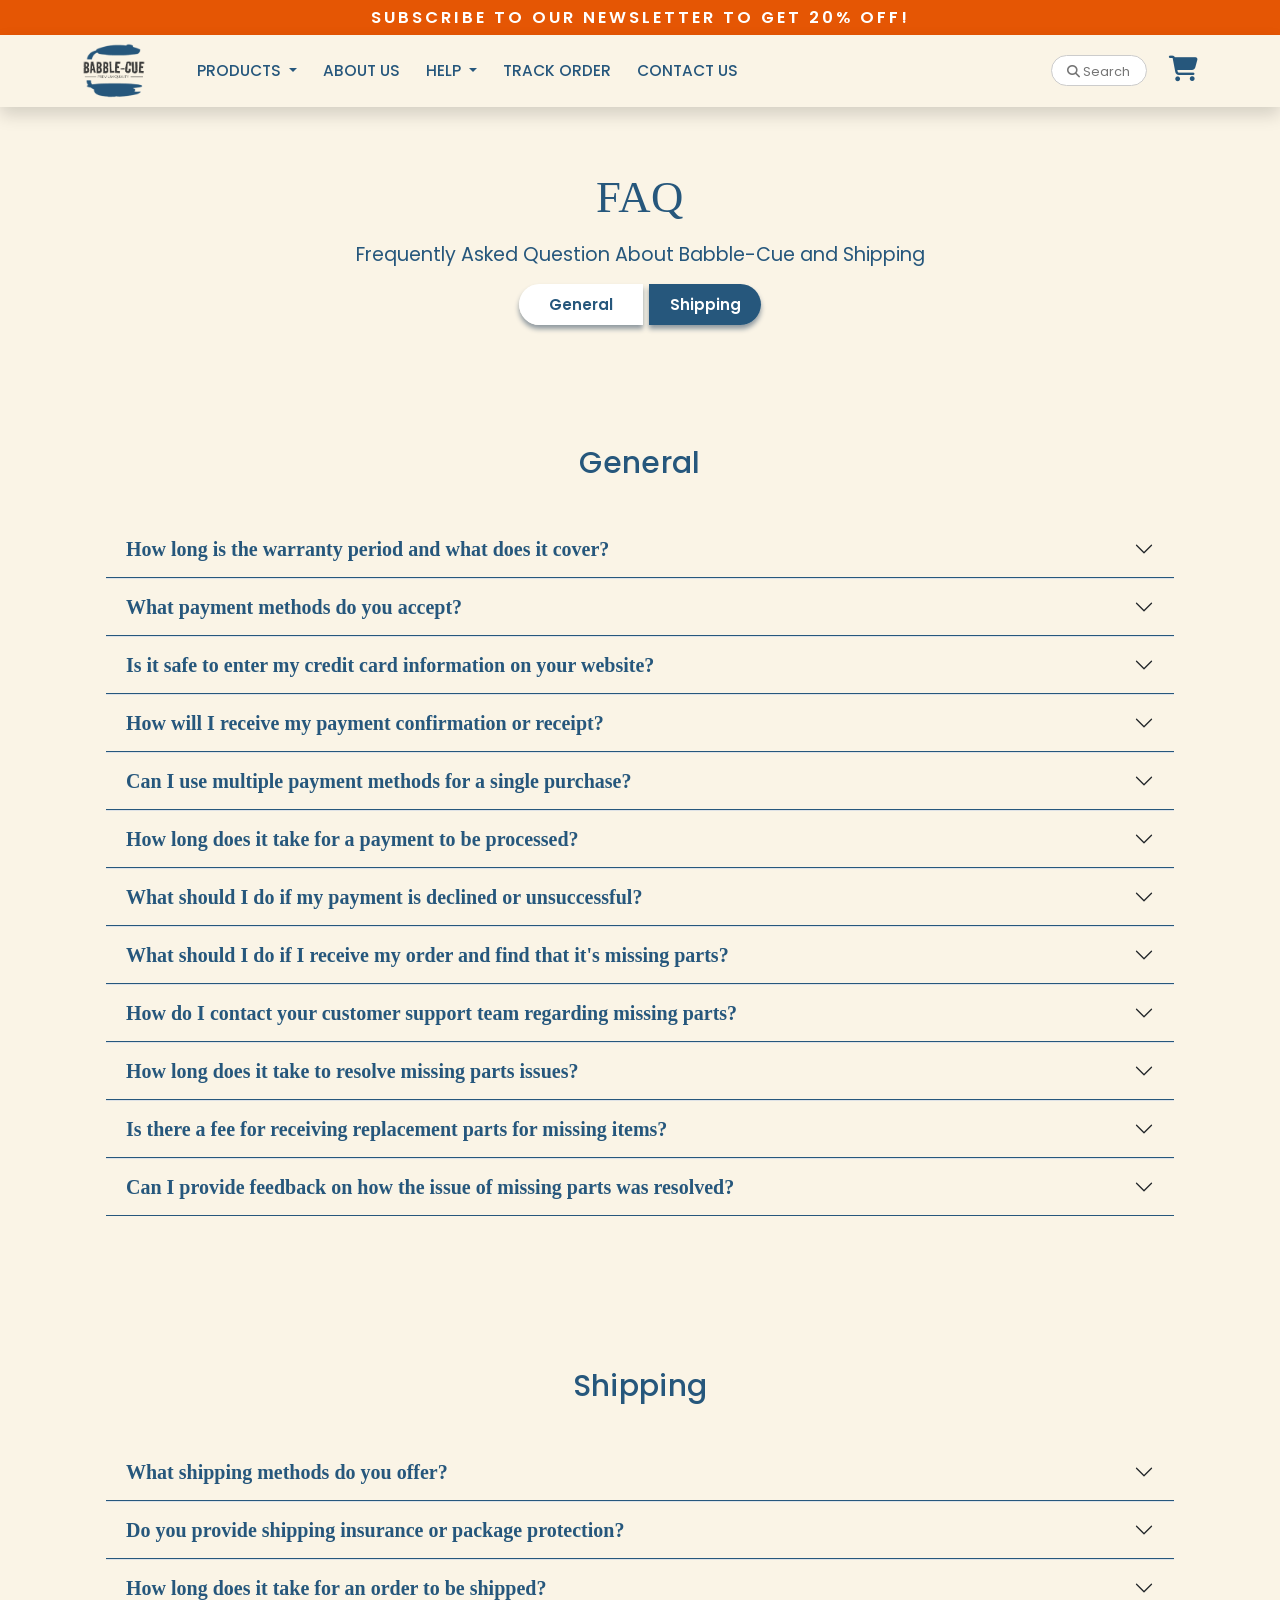
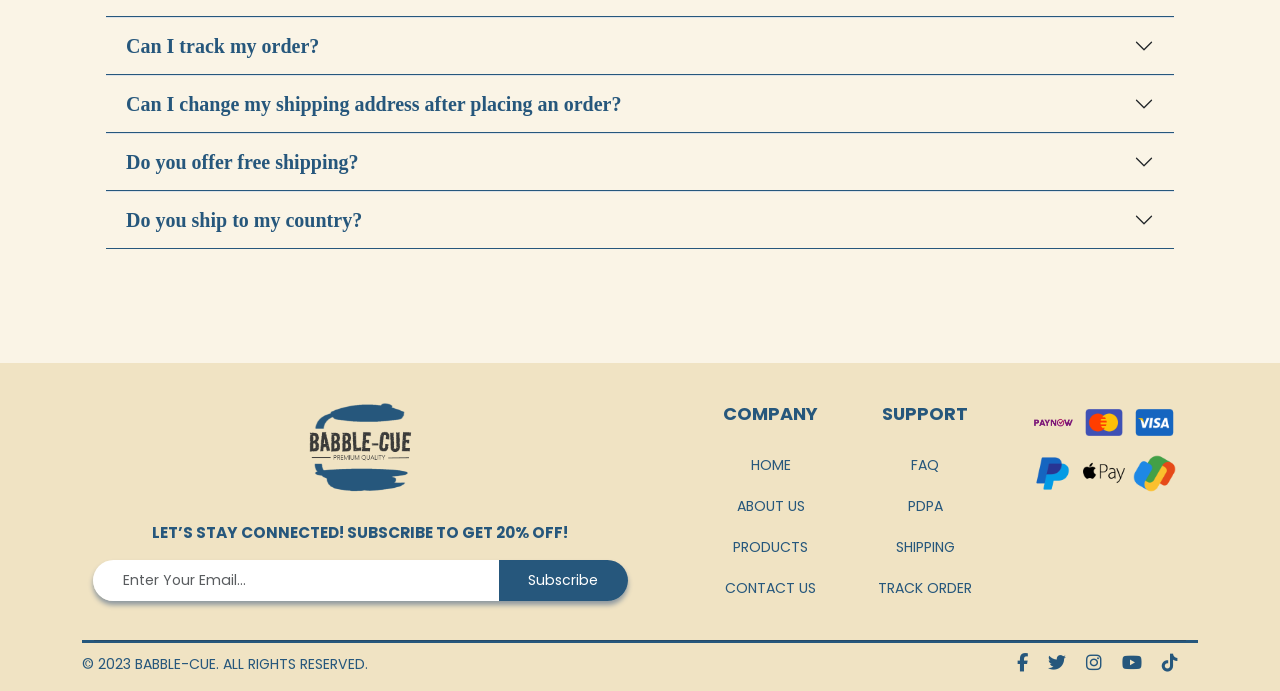
<file: faq.html>
<!DOCTYPE html>
<html>
    <head>
        <!-- Google Tag Manager -->
        <script>(function(w,d,s,l,i){w[l]=w[l]||[];w[l].push({'gtm.start':
        new Date().getTime(),event:'gtm.js'});var f=d.getElementsByTagName(s)[0],
        j=d.createElement(s),dl=l!='dataLayer'?'&l='+l:'';j.async=true;j.src=
        'https://www.googletagmanager.com/gtm.js?id='+i+dl;f.parentNode.insertBefore(j,f);
        })(window,document,'script','dataLayer','GTM-N95ZB4XJ');</script>
        <!-- End Google Tag Manager -->
        
        <title>FAQ Babble-Cue</title>

        <!-- Language Control -->
        <meta charset="utf-8">

        <!-- Responsive control, using user scalable no (cannot zoom in)  -->
        <meta name="viewport" content="width=device-width,initial-scale=1">

        <!-- link style sheet -->
        <link rel="stylesheet" href="css/faq_pdpa_contact.css">

        <!-- favicon -->
        <link rel="icon" type="image/x-icon" href="images/logo/favicon.ico">
        <meta description="Babble-Cue">

        <!-- links to font-awesome and bootstrap -->
        <link rel="stylesheet" href="https://cdnjs.cloudflare.com/ajax/libs/font-awesome/6.4.2/css/all.min.css" integrity="sha512-z3gLpd7yknf1YoNbCzqRKc4qyor8gaKU1qmn+CShxbuBusANI9QpRohGBreCFkKxLhei6S9CQXFEbbKuqLg0DA==" crossorigin="anonymous" referrerpolicy="no-referrer" />
        <link href="https://cdn.jsdelivr.net/npm/bootstrap@5.3.2/dist/css/bootstrap.min.css" rel="stylesheet" integrity="sha384-T3c6CoIi6uLrA9TneNEoa7RxnatzjcDSCmG1MXxSR1GAsXEV/Dwwykc2MPK8M2HN" crossorigin="anonymous">

        <!-- fonts -->
        <link rel="preconnect" href="https://fonts.googleapis.com">
        <link rel="preconnect" href="https://fonts.gstatic.com" crossorigin>
        <link href="https://fonts.googleapis.com/css2?family=Poppins:ital,wght@0,100;0,200;0,300;0,400;0,500;0,600;0,700;1,100;1,200;1,300;1,400;1,500;1,600;1,700&family=Tinos:ital@0;1&display=swap" rel="stylesheet">
        <link href="https://fonts.cdnfonts.com/css/georgia" rel="stylesheet">
    </head>

    <body style="background-color: #FAF4E6;">
        <!-- Google Tag Manager (noscript) -->
        <noscript><iframe src="https://www.googletagmanager.com/ns.html?id=GTM-N95ZB4XJ"
        height="0" width="0" style="display:none;visibility:hidden"></iframe></noscript>
        <!-- End Google Tag Manager (noscript) -->


        <!-- Navigation Start -->
        <div class="orangeBG text-center">
            <p class="navNewsletterText">Subscribe to our newsletter to get 20% off!</p>
        </div>
        <nav id="navBar" class="navbar navbar-expand-sm sticky-top shadow" style="background-color: #FAF4E6;">
            <div class="container">
                <button class="navbar-toggler" type="button" data-bs-toggle="collapse" data-bs-target="#navbarNav" aria-controls="navbarNav" aria-expanded="false" aria-label="Toggle navigation">
                    <span class="navbar-toggler-icon"></span>
                </button>

                <div style="width: 5vw; min-width: 50px;">
                    <a class="navbar-brand" href="index.html">
                        <img src="images/logo/logo.png" title="Babble-Cue" class="img-fluid">
                    </a>
                </div>
                
                <div class="d-block d-sm-none">
                    <a href="cart.html"><i class="fa-solid fa-cart-shopping navIcon"></i></a>
                </div>
                

                <div class="collapse navbar-collapse justify-content-between" id="navbarNav" style="padding: 0 0 0 3%;">
                    <ul class="navbar-nav navText">
                        <li class="nav-item dropdown">
                            <a class="nav-link dropdown-toggle" href="#" id="navbarDropdownMenuProducts" data-bs-toggle="dropdown" aria-haspopup="true" aria-expanded="false">
                                Products
                            </a>
                            <div class="dropdown-menu" style="background-color: #FAF4E6; border: #FAF4E6;" aria-labelledby="navbarDropdownMenuProducts">
                                <a class="dropdown-item" href="product-mini.html">Kith Smokeless BBQ Grill (Mini)</a>
                                <a class="dropdown-item" href="product-touch.html">Kith Smokeless BBQ Grill Touch Control</a>
                                <a class="dropdown-item" href="product-knob.html">Kith Smokeless BBQ Grill Knob Control</a>
                            </div>
                            </li>
                        <li class="nav-item">
                            <a class="nav-link" href="about.html">About Us</a>
                        </li>
                        <li class="nav-item dropdown">
                            <a class="nav-link dropdown-toggle" href="#" id="navbarDropdownMenuHelp" data-bs-toggle="dropdown" aria-haspopup="true" aria-expanded="false">
                                Help
                            </a>
                            <div class="dropdown-menu" style="background-color: #FAF4E6; border: #FAF4E6;" aria-labelledby="navbarDropdownMenuHelp">
                                <a class="dropdown-item" href="faq.html">Frequently Asked Questions</a>
                                <a class="dropdown-item" href="faq.html#shipping">Shipping & Returns</a>
                                <a class="dropdown-item" href="pdpa.html">PDPA</a>
                            </div>
                            </li>
                        <li class="nav-item">
                            <a class="nav-link" href="track.html">Track Order</a>
                        </li>
                        <li class="nav-item">
                            <a class="nav-link" href="contact.html">Contact Us</a>
                        </li>
                    </ul>
                    <div>

                        <input type="text" class="search-hover" name="" placeholder="&#xF002; Search here"/>
                    </div>
                </div>

                <div class="d-none d-sm-block" style="padding-left: 2%;">
                    <a href="cart.html"><i class="fa-solid fa-cart-shopping navIcon"></i></a>
                </div>
            </div>
        </nav>
        <!-- Navigation End -->

        <!-- Main Content -->
        <div>
            <div class="text-center container" style="padding-top: 5%;">
                <p class="headerDark">FAQ</p>
                <p class="subheaderDark">Frequently Asked Question About Babble-Cue and Shipping</p>
                <div style="padding-top: 2%;"></div>
            </div>
        </div>

        <div class="text-center faq-buttons">
            <a href="faq.html#general" id="general-left" class="faqBtn-shadow">General</a>
            <a href="faq.html#shipping" id="shipping-right" class="faqBtn-shadow">Shipping</a>
        </div>

        <div>
            <div id="general" style="padding-top: 10%;">
                <p class="faqHeader text-center">General</p>
                <div class="container">
                    <div class="accordion accordion-flush p-4" id="accordionFlushExample">
                        <div class="accordion-item">
                            <h2 class="accordion-header">
                                <button class="accordion-button collapsed" type="button" data-bs-toggle="collapse" data-bs-target="#flush-collapseOne" aria-expanded="false" aria-controls="flush-collapseOne">
                                    How long is the warranty period and what does it cover?
                                </button>
                            </h2>
                            <div id="flush-collapseOne" class="accordion-collapse collapse" data-bs-parent="#accordionFlushExample">
                                <div class="accordion-body">All our products are covered with One Year (12 months) limited warranty from the date of purchase for Repair Service and Spare Parts.</div>
                            </div>
                        </div>
                        <div class="accordion-item">
                            <h2 class="accordion-header">
                                <button class="accordion-button collapsed" type="button" data-bs-toggle="collapse" data-bs-target="#flush-collapseTwo" aria-expanded="false" aria-controls="flush-collapseTwo">
                                    What payment methods do you accept?
                                </button>
                            </h2>
                            <div id="flush-collapseTwo" class="accordion-collapse collapse" data-bs-parent="#accordionFlushExample">
                                <div class="accordion-body">We accept major credit cards, such as Visa, MasterCard, ApplePay, GooglePay, and PayNow. Additionally, we also offer payment through PayPal.</div>
                            </div>
                        </div>
                        <div class="accordion-item">
                            <h2 class="accordion-header">
                                <button class="accordion-button collapsed" type="button" data-bs-toggle="collapse" data-bs-target="#flush-collapseThree" aria-expanded="false" aria-controls="flush-collapseThree">
                                    Is it safe to enter my credit card information on your website?
                                </button>
                            </h2>
                            <div id="flush-collapseThree" class="accordion-collapse collapse" data-bs-parent="#accordionFlushExample">
                                <div class="accordion-body">Yes, your security is our top priority. We use industry-standard encryption protocols to protect your payment information and ensure it's secure.</div>
                            </div>
                        </div>
                        <div class="accordion-item">
                            <h2 class="accordion-header">
                                <button class="accordion-button collapsed" type="button" data-bs-toggle="collapse" data-bs-target="#flush-collapseFour" aria-expanded="false" aria-controls="flush-collapseFour">
                                    How will I receive my payment confirmation or receipt?
                                </button>
                            </h2>
                            <div id="flush-collapseFour" class="accordion-collapse collapse" data-bs-parent="#accordionFlushExample">
                                <div class="accordion-body">You will receive a payment confirmation and a receipt via email shortly after your payment is processed. Make sure to check your inbox, including your spam or junk folder.</div>
                            </div>
                        </div>
                        <div class="accordion-item">
                            <h2 class="accordion-header">
                                <button class="accordion-button collapsed" type="button" data-bs-toggle="collapse" data-bs-target="#flush-collapseFive" aria-expanded="false" aria-controls="flush-collapseFive">
                                    Can I use multiple payment methods for a single purchase?
                                </button>
                            </h2>
                            <div id="flush-collapseFive" class="accordion-collapse collapse" data-bs-parent="#accordionFlushExample">
                                <div class="accordion-body">Currently, we only support a single payment method for each transaction. You can choose your preferred payment method during the checkout process.</div>
                            </div>
                        </div>
                        <div class="accordion-item">
                            <h2 class="accordion-header">
                                <button class="accordion-button collapsed" type="button" data-bs-toggle="collapse" data-bs-target="#flush-collapseSix" aria-expanded="false" aria-controls="flush-collapseSix">
                                    How long does it take for a payment to be processed?
                                </button>
                            </h2>
                            <div id="flush-collapseSix" class="accordion-collapse collapse" data-bs-parent="#accordionFlushExample">
                                <div class="accordion-body">Payments are typically processed instantly, but it may take a short time for the transaction to appear on your bank or credit card statement.</div>
                            </div>
                        </div>
                        <div class="accordion-item">
                            <h2 class="accordion-header">
                                <button class="accordion-button collapsed" type="button" data-bs-toggle="collapse" data-bs-target="#flush-collapseSeven" aria-expanded="false" aria-controls="flush-collapseSeven">
                                    What should I do if my payment is declined or unsuccessful?
                                </button>
                            </h2>
                            <div id="flush-collapseSeven" class="accordion-collapse collapse" data-bs-parent="#accordionFlushExample">
                                <div class="accordion-body">If your payment is declined, double-check your payment information for accuracy. If the issue persists, contact your bank or card provider for further assistance.</div>
                            </div>
                        </div>
                        <div class="accordion-item">
                            <h2 class="accordion-header">
                                <button class="accordion-button collapsed" type="button" data-bs-toggle="collapse" data-bs-target="#flush-collapseEight" aria-expanded="false" aria-controls="flush-collapseEight">
                                    What should I do if I receive my order and find that it's missing parts?
                                </button>
                            </h2>
                            <div id="flush-collapseEight" class="accordion-collapse collapse" data-bs-parent="#accordionFlushExample">
                                <div class="accordion-body">If you receive your order and discover that it's missing parts, please accept our apologies for the inconvenience. You can contact our customer support team to address this issue.</div>
                            </div>
                        </div>
                        <div class="accordion-item">
                            <h2 class="accordion-header">
                                <button class="accordion-button collapsed" type="button" data-bs-toggle="collapse" data-bs-target="#flush-collapseNine" aria-expanded="false" aria-controls="flush-collapseNine">
                                    How do I contact your customer support team regarding missing parts?
                                </button>
                            </h2>
                            <div id="flush-collapseNine" class="accordion-collapse collapse" data-bs-parent="#accordionFlushExample">
                                <div class="accordion-body">To contact our customer support team, you can call our customer support hotline at <u>+65 8765 1234</u> or send an email to <u>babblecue@support.com</u></div>
                            </div>
                        </div>
                        <div class="accordion-item">
                            <h2 class="accordion-header">
                                <button class="accordion-button collapsed" type="button" data-bs-toggle="collapse" data-bs-target="#flush-collapseTen" aria-expanded="false" aria-controls="flush-collapseTen">
                                    How long does it take to resolve missing parts issues?
                                </button>
                            </h2>
                            <div id="flush-collapseTen" class="accordion-collapse collapse" data-bs-parent="#accordionFlushExample">
                                <div class="accordion-body">We understand the urgency of having all the parts you ordered. We aim to resolve missing parts issues as quickly as possible. Typically, you can expect a response within 24 hours, and we'll work diligently to provide a solution.</div>
                            </div>
                        </div>
                        <div class="accordion-item">
                            <h2 class="accordion-header">
                                <button class="accordion-button collapsed" type="button" data-bs-toggle="collapse" data-bs-target="#flush-collapseEleven" aria-expanded="false" aria-controls="flush-collapseEleven">
                                    Is there a fee for receiving replacement parts for missing items?
                                </button>
                            </h2>
                            <div id="flush-collapseEleven" class="accordion-collapse collapse" data-bs-parent="#accordionFlushExample">
                                <div class="accordion-body">No, there is no fee for receiving replacement parts when they are missing from your order. We will cover the cost of shipping and replacement.</div>
                            </div>
                        </div>
                        <div class="accordion-item">
                            <h2 class="accordion-header">
                                <button class="accordion-button collapsed" type="button" data-bs-toggle="collapse" data-bs-target="#flush-collapseTwelve" aria-expanded="false" aria-controls="flush-collapseTwelve">
                                    Can I provide feedback on how the issue of missing parts was resolved?
                                </button>
                            </h2>
                            <div id="flush-collapseTwelve" class="accordion-collapse collapse" data-bs-parent="#accordionFlushExample">
                                <div class="accordion-body">Yes, we welcome your feedback on the resolution process. Your feedback helps us improve our processes and ensure better service in the future.</div>
                            </div>
                        </div>
                    </div>
                </div>
            </div>

            <div id="shipping" style="padding-top: 10%;">
                <p class="faqHeader text-center">Shipping</p>
                <div class="container">
                    <div class="accordion accordion-flush p-4" id="accordionFlushShipping">
                        <div class="accordion-item">
                            <h2 class="accordion-header">
                                <button class="accordion-button collapsed" type="button" data-bs-toggle="collapse" data-bs-target="#shipping-collapseOne" aria-expanded="false" aria-controls="shipping-collapseOne">
                                    What shipping methods do you offer?
                                </button>
                            </h2>
                            <div id="shipping-collapseOne" class="accordion-collapse collapse" data-bs-parent="#accordionFlushShipping">
                                <div class="accordion-body">We offer various shipping methods, including standard, express, and overnight shipping. The availability of these options may vary by location and product.</div>
                            </div>
                        </div>
                        <div class="accordion-item">
                            <h2 class="accordion-header">
                                <button class="accordion-button collapsed" type="button" data-bs-toggle="collapse" data-bs-target="#shipping-collapseTwo" aria-expanded="false" aria-controls="shipping-collapseTwo">
                                    Do you provide shipping insurance or package protection?
                                </button>
                            </h2>
                            <div id="shipping-collapseTwo" class="accordion-collapse collapse" data-bs-parent="#accordionFlushShipping">
                                <div class="accordion-body">We offer shipping insurance or package protection as an optional add-on during the checkout process. This coverage helps protect your order against loss or damage.</div>
                            </div>
                        </div>
                        <div class="accordion-item">
                            <h2 class="accordion-header">
                                <button class="accordion-button collapsed" type="button" data-bs-toggle="collapse" data-bs-target="#shipping-collapseThree" aria-expanded="false" aria-controls="shipping-collapseThree">
                                    How long does it take for an order to be shipped?
                                </button>
                            </h2>
                            <div id="shipping-collapseThree" class="accordion-collapse collapse" data-bs-parent="#accordionFlushShipping">
                                <div class="accordion-body">We typically ship orders within 1-3 business days. You'll receive a shipping confirmation email with a tracking number once your order is on its way.</div>
                            </div>
                        </div>
                        <div class="accordion-item">
                            <h2 class="accordion-header">
                                <button class="accordion-button collapsed" type="button" data-bs-toggle="collapse" data-bs-target="#shipping-collapseFour" aria-expanded="false" aria-controls="shipping-collapseFour">
                                    Can I track my order?
                                </button>
                            </h2>
                            <div id="shipping-collapseFour" class="accordion-collapse collapse" data-bs-parent="#accordionFlushShipping">
                                <div class="accordion-body">Yes, you can track your order using the tracking number provided in your shipping confirmation email. Visit our "Track Order" page to monitor the progress of your delivery.</div>
                            </div>
                        </div>
                        <div class="accordion-item">
                            <h2 class="accordion-header">
                                <button class="accordion-button collapsed" type="button" data-bs-toggle="collapse" data-bs-target="#shipping-collapseFive" aria-expanded="false" aria-controls="shipping-collapseFive">
                                    Can I change my shipping address after placing an order?
                                </button>
                            </h2>
                            <div id="shipping-collapseFive" class="accordion-collapse collapse" data-bs-parent="#accordionFlushShipping">
                                <div class="accordion-body">We understand that situations may change. If you need to modify your shipping address, please contact our customer support as soon as possible.</div>
                            </div>
                        </div>
                        <div class="accordion-item">
                            <h2 class="accordion-header">
                                <button class="accordion-button collapsed" type="button" data-bs-toggle="collapse" data-bs-target="#shipping-collapseSix" aria-expanded="false" aria-controls="shipping-collapseSix">
                                    Do you offer free shipping?
                                </button>
                            </h2>
                            <div id="shipping-collapseSix" class="accordion-collapse collapse" data-bs-parent="#accordionFlushShipping">
                                <div class="accordion-body">Yes, we offer free standard shipping on orders over a certain amount. Check our website for current promotions and qualifying criteria.</div>
                            </div>
                        </div>
                        <div class="accordion-item">
                            <h2 class="accordion-header">
                                <button class="accordion-button collapsed" type="button" data-bs-toggle="collapse" data-bs-target="#shipping-collapseSeven" aria-expanded="false" aria-controls="shipping-collapseSeven">
                                    Do you ship to my country?
                                </button>
                            </h2>
                            <div id="shipping-collapseSeven" class="accordion-collapse collapse" data-bs-parent="#accordionFlushShipping">
                                <div class="accordion-body">
                                    Babble-Cue currently ships to the following:<br>
                                    United States (including Puerto Rico, Guam, and the Virgin Islands)<br>
                                    Australia<br>
                                    Brazil<br>
                                    Canada<br>
                                    Chile<br>
                                    Colombia<br>
                                    European Union (including Austria, Belgium, Bulgaria, Croatia, Cyprus, Czech Republic, Denmark, Finland, France, Germany, Greece, Hungary, Ireland, Italy, Latvia, Lithuania, Luxembourg, Malta, the Netherlands, Poland, Portugal, Romania, Slovakia, Slovenia, Spain, Sweden)<br>
                                    Great Britain<br>
                                    Hong Kong<br>
                                    Iceland<br>
                                    Israel<br>
                                    Japan<br>
                                    Korea <br>
                                    (Republic of)Mexico<br>
                                    New Zealand<br>
                                    Norway<br>
                                    Singapore<br>
                                    Switzerland<br>
                                    Taiwan<br>
                                    United Arab Emirates
                                </div>
                            </div>
                        </div>
                    </div>
                </div>
            </div>
        </div>
        <div style="padding-top: 7%;"></div>
        <!-- Main Content End -->

        <!-- Footer -->
        <footer style="background-color: #F0E3C3;">
            <div class="container d-none d-sm-block" style="padding-top: 3%;">
                <div class="row">
                    <div class="col-6 text-center" style="padding-left: 2%;">
                        <img src="images/logo/logo.png" alt="babble-cue logo" class="footerLogo mx-auto d-block">
                        <p class="footerNewsletter"><strong>Let’s stay connected! Subscribe to get 20% off!</strong></p>
                        <div class="input-group mb-3 input-shadow">
                            <input type="text" id="rounded-left" class="form-control subscribeInput" placeholder="Enter Your Email...">
                            <span class="input-group-text subscribeBtn" id="rounded-right">Subscribe</span>
                        </div>
                    </div>
                    <div class="col-2 d-flex justify-content-end text-center">
                        <div class="footerLinks">
                            <p><strong>COMPANY</strong></p>
                            <ul>
                                <li><a href="index.html">HOME</a><br></li>
                                <li><a href="about.html">ABOUT US</a><br></li>
                                <li><a href="about.html#products">PRODUCTS</a><br></li>
                                <li><a href="contact.html">CONTACT US</a></li>
                            </ul>
                        </div>
                    </div>
                    <div class="col-2 text-center">
                        <div class="footerLinks">
                            <p><strong>SUPPORT</strong></p>
                            <ul>
                                <li><a href="faq.html">FAQ</a></li>
                                <li><a href="pdpa.html">PDPA</a></li>
                                <li><a href="faq.html#shipping">SHIPPING</a></li>
                                <li><a href="track.html">TRACK ORDER</a></li>
                            </ul>
                        </div>
                    </div>
                    <div class="col-2" style="padding-right: 3%;">
                        <div class="row row-cols-sm-3 g-2">
                            <img src="images/nav/footer/paynow-logo-2.png" alt="paynow" class="img-fluid col-sm-4 mx-auto d-block object-fit-contain"/>
                            <img src="images/nav/footer/icons8-mastercard-480.png" alt="mastercard" class="img-fluid col-sm-4 mx-auto d-block object-fit-contain"/>
                            <img src="images/nav/footer/icons8-visa-480.png" alt="visa" class="img-fluid col-sm-4 mx-auto d-block object-fit-contain" />
                            <img src="images/nav/footer/icons8-paypal-480.png" alt="paypal" class="img-fluid col-sm-4 mx-auto d-block object-fit-contain" />
                            <img src="images/nav/footer/Apple-Pay-Logo-2014.png" alt="apple pay" class="img-fluid col-sm-4 mx-auto d-block object-fit-contain" />
                            <img src="images/nav/footer/icons8-google-pay-480.png" alt="google pay" class="img-fluid col-sm-4 mx-auto d-block object-fit-contain" />
                        </div>
                        
                    </div>
                </div>
                <div style="padding-top: 2%;"></div>
                <div class="row footerLine container" style="margin: auto;">
                    <hr class="solid">
                </div>
                <div class="row" style="padding-top: 1%;">
                    <div class="col-6">
                        <p class="footerCopywrite">&copy; 2023 BABBLE-CUE. ALL RIGHTS RESERVED.</p>
                    </div>
                    <div class="col-6 d-flex justify-content-end socialsIcon">
                        <i class="fa-brands fa-facebook-f"></i>
                        <i class="fa-brands fa-twitter"></i>
                        <i class="fa-brands fa-instagram"></i>
                        <i class="fa-brands fa-youtube"></i>
                        <i class="fa-brands fa-tiktok"></i>
                    </div>
                </div>
            </div>





            <div class="container d-block d-sm-none text-center" style="padding-top: 3%;">
                <img src="images/logo/logo.png" alt="babble-cue logo" class="footerLogo mx-auto d-block">
                <p class="footerNewsletter"><strong>Let’s stay connected! Subscribe to get 20% off!</strong></p>
                <div style="padding: 0 5%;">
                    <div class="input-group mb-3 input-shadow">
                        <input type="text" id="rounded-left" class="form-control subscribeInput" placeholder="Enter Your Email...">
                        <span class="input-group-text subscribeBtn" id="rounded-right">Subscribe</span>
                    </div>
                </div>
                
                <div class="row">
                    <div class="col-6">
                        <div class="footerLinks">
                            <p><strong>COMPANY</strong></p>
                            <ul>
                                <li><a href="index.html">HOME</a></li>
                                <li><a href="about.html">ABOUT US</a></li>
                                <li><a href="about.html#products">PRODUCTS</a></li>
                                <li><a href="contact.html">CONTACT US</a></li>
                            </ul>
                        </div>
                    </div>
                    <div class="col-6">
                        <div class="footerLinks">
                            <p><strong>SUPPORT</strong></p>
                            <ul>
                                <li><a href="faq.html">FAQ</a></li>
                                <li><a href="pdpa.html">PDPA</a></li>
                                <li><a href="faq.html#shipping">SHIPPING</a></li>
                                <li><a href="track.html">TRACK ORDER</a></li>
                            </ul>
                        </div>
                    </div>
                </div>
                <div style="padding: 0 20%;">
                    <div class="row g-2 container d-flex justify-content-center" style="padding-top: 3%;">
                        <img src="images/nav/footer/paynow-logo-2.png" alt="paynow" class="img-fluid col-2 mx-auto d-block object-fit-contain" />
                        <img src="images/nav/footer/icons8-mastercard-480.png" alt="mastercard" class="img-fluid col-2 mx-auto d-block object-fit-contain" />
                        <img src="images/nav/footer/icons8-visa-480.png" alt="visa" class="img-fluid col-2 mx-auto d-block object-fit-contain" />
                        <img src="images/nav/footer/icons8-paypal-480.png" alt="paypal" class="img-fluid col-2 mx-auto d-block object-fit-contain" />
                        <img src="images/nav/footer/Apple-Pay-Logo-2014.png" alt="applepay" class="img-fluid col-2 mx-auto d-block object-fit-contain" />
                        <img src="images/nav/footer/icons8-google-pay-480.png" alt="googlepay" class="img-fluid col-2 mx-auto d-block object-fit-contain" />
                    </div>
                </div>
                
                <div style="padding-top: 2%;"></div>
                <div class="row footerLine container" style="margin: auto;">
                    <hr class="solid">
                </div>
                
                <div class="footerEnd" style="padding-top: 1%;">
                    <p class="footerCopywrite">&copy; 2023 BABBLE-CUE. ALL RIGHTS RESERVED.</p>
                    <i class="fa-brands fa-facebook-f"></i>
                    <i class="fa-brands fa-twitter"></i>
                    <i class="fa-brands fa-instagram"></i>
                    <i class="fa-brands fa-youtube"></i>
                    <i class="fa-brands fa-tiktok"></i>
                </div>
                <div style="padding-top: 3%;"></div>
                </div>
            </div>
        </footer>
        <!-- Footer End -->


        <!-- Bootstrap scripts -->
        <script src="https://code.jquery.com/jquery-3.2.1.slim.min.js" integrity="sha384-KJ3o2DKtIkvYIK3UENzmM7KCkRr/rE9/Qpg6aAZGJwFDMVNA/GpGFF93hXpG5KkN" crossorigin="anonymous"></script>
        <script src="https://cdn.jsdelivr.net/npm/@popperjs/core@2.11.8/dist/umd/popper.min.js" integrity="sha384-I7E8VVD/ismYTF4hNIPjVp/Zjvgyol6VFvRkX/vR+Vc4jQkC+hVqc2pM8ODewa9r" crossorigin="anonymous"></script>
        <script src="https://cdn.jsdelivr.net/npm/bootstrap@5.3.2/dist/js/bootstrap.min.js" integrity="sha384-BBtl+eGJRgqQAUMxJ7pMwbEyER4l1g+O15P+16Ep7Q9Q+zqX6gSbd85u4mG4QzX+" crossorigin="anonymous"></script>
    </body>
</html>
</file>
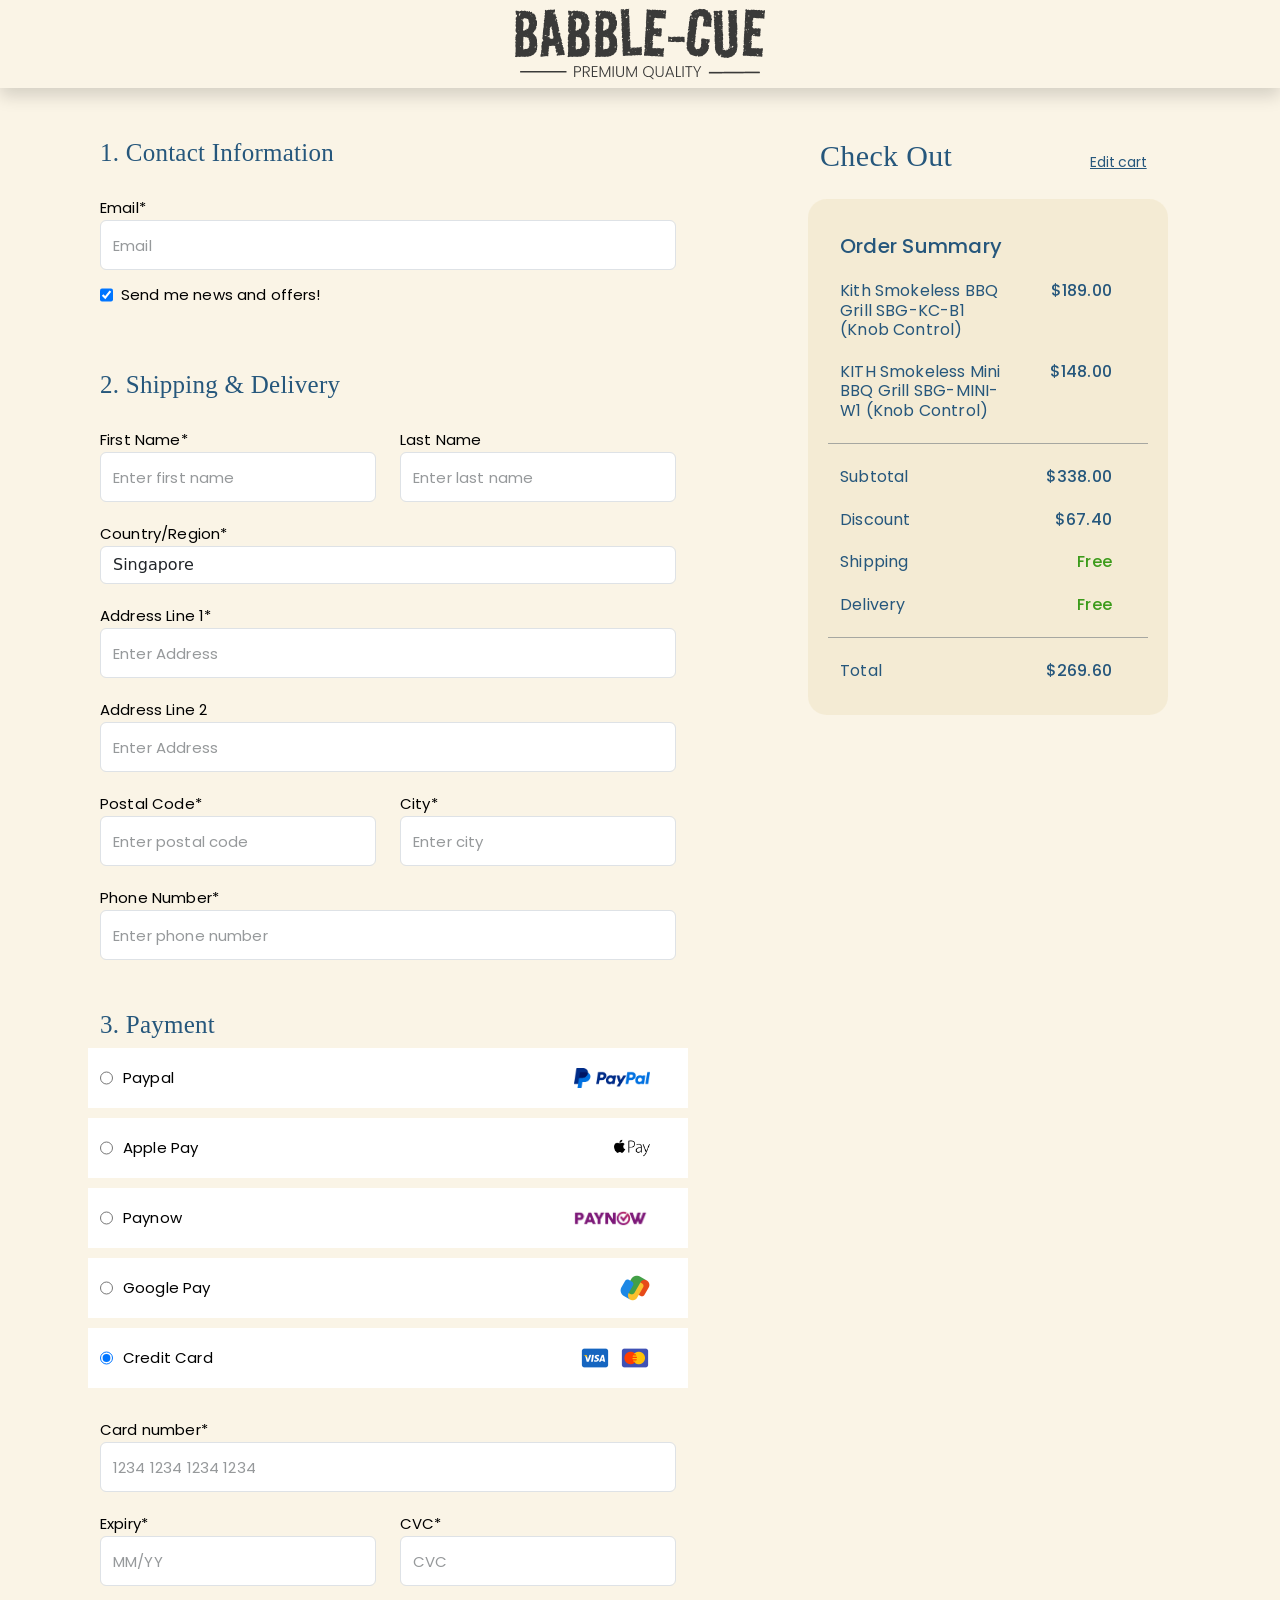
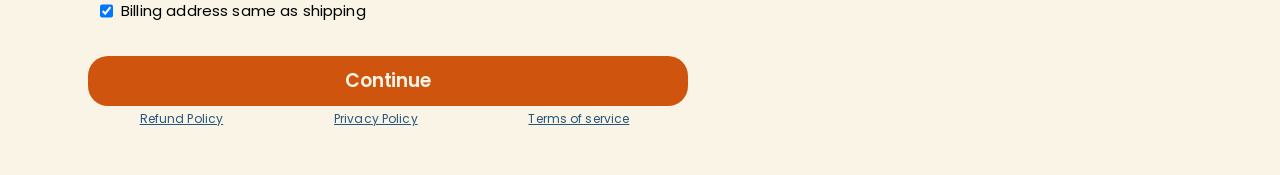
<file: payment.html>
<!DOCTYPE html>
<html>
    <head>
        <!-- Google Tag Manager -->
        <script>(function(w,d,s,l,i){w[l]=w[l]||[];w[l].push({'gtm.start':
        new Date().getTime(),event:'gtm.js'});var f=d.getElementsByTagName(s)[0],
        j=d.createElement(s),dl=l!='dataLayer'?'&l='+l:'';j.async=true;j.src=
        'https://www.googletagmanager.com/gtm.js?id='+i+dl;f.parentNode.insertBefore(j,f);
        })(window,document,'script','dataLayer','GTM-N95ZB4XJ');</script>
        <!-- End Google Tag Manager -->
        
        <title>Babble-Cue Payment</title>

        <!-- Language Control -->
        <meta charset="utf-8">

        <!-- Responsive control, using user scalable no (cannot zoom in)  -->
        <meta name="viewport" content="width=device-width,initial-scale=1">

        <!-- link style sheet -->
        <link rel="stylesheet" href="css/payment.css">

        <!-- favicon -->
        <link rel="icon" type="image/x-icon" href="images/logo/favicon.ico">
        <meta description="Babble-Cue">

        <!-- links to font-awesome and bootstrap -->
        <link rel="stylesheet" href="https://cdnjs.cloudflare.com/ajax/libs/font-awesome/6.4.2/css/all.min.css" integrity="sha512-z3gLpd7yknf1YoNbCzqRKc4qyor8gaKU1qmn+CShxbuBusANI9QpRohGBreCFkKxLhei6S9CQXFEbbKuqLg0DA==" crossorigin="anonymous" referrerpolicy="no-referrer" />
        <link href="https://cdn.jsdelivr.net/npm/bootstrap@5.3.2/dist/css/bootstrap.min.css" rel="stylesheet" integrity="sha384-T3c6CoIi6uLrA9TneNEoa7RxnatzjcDSCmG1MXxSR1GAsXEV/Dwwykc2MPK8M2HN" crossorigin="anonymous">

        <!-- google fonts -->   <!-- poppins -->
        <link rel="preconnect" href="https://fonts.googleapis.com">
        <link rel="preconnect" href="https://fonts.gstatic.com" crossorigin>
        <link href="https://fonts.googleapis.com/css2?family=Poppins:ital,wght@0,100;0,200;0,300;0,400;0,500;0,600;0,700;1,100;1,200;1,300;1,400;1,500;1,600;1,700&family=Tinos:ital@0;1&display=swap" rel="stylesheet">
        <!-- georgia -->
        <link href="https://fonts.cdnfonts.com/css/georgia" rel="stylesheet">

        <!-- fonts -->
        <link rel="preconnect" href="https://fonts.googleapis.com">
        <link rel="preconnect" href="https://fonts.gstatic.com" crossorigin>
        <link href="https://fonts.googleapis.com/css2?family=Poppins:ital,wght@0,100;0,200;0,300;0,400;0,500;0,600;0,700;1,100;1,200;1,300;1,400;1,500;1,600;1,700&display=swap" rel="stylesheet">
        <link href="https://fonts.cdnfonts.com/css/georgia" rel="stylesheet">
    </head>

    <body>
        <!-- Google Tag Manager (noscript) -->
        <noscript><iframe src="https://www.googletagmanager.com/ns.html?id=GTM-N95ZB4XJ"
        height="0" width="0" style="display:none;visibility:hidden"></iframe></noscript>
        <!-- End Google Tag Manager (noscript) -->

        
        <!-- Navigation Start -->
        <div class="lightBG">
            <nav id="navBar" class="navbar sticky-top shadow">
                <div class="container">
                    <a class="nav-logo" href="index.html">
                        <img src="images/logo/paymentLogo.png" title="Babble-Cue">
                    </a>
                </div>
            </nav>
        </div>
        <!-- Navigation End -->

        <div class="lightBG">
            <div class="row form">
                <div class="col-sm-8 col-12">

                    <form class="payment row" action="confirmation.html">
                        <h1 class="form-title">1. Contact Information</h1>
                        <div class="col-sm-10" id="payment-form">
                            <label for="email">Email*</label>
                            <input type="email" class="form-control" id="email" placeholder="Email" required>       
                        </div>
                        <div class="checkbx">
                            <input type="checkbox" id="subscribe" name="subscribe" value="subscribed" checked>
                            <label for="subscribe">Send me news and offers!</label>
                        </div>

                        <h1 class="form-title">2. Shipping & Delivery</h1>

                        <div class="col-sm-5 col-6" id="payment-form">
                            <label for="firstname">First Name*</label>
                            <input type="text" class="form-control" id="name" placeholder="Enter first name" required>      
                        </div>
                        <div class="col-sm-5 col-6" id="payment-form">
                            <label for="firstname">Last Name</label>
                            <input type="text" class="form-control" id="name" placeholder="Enter last name">      
                        </div>

                        <div class="col-sm-10" id="payment-form">
                            <label for="country">Country/Region*</label>
                            <select id="Country" name="country" class="dropdown-content form-control col-sm-12" required>
                                <option value="Afghanistan">Afghanistan</option>
                                <option value="Åland Islands">Åland Islands</option>
                                <option value="Albania">Albania</option>
                                <option value="Algeria">Algeria</option>
                                <option value="American Samoa">American Samoa</option>
                                <option value="Andorra">Andorra</option>
                                <option value="Angola">Angola</option>
                                <option value="Anguilla">Anguilla</option>
                                <option value="Antarctica">Antarctica</option>
                                <option value="Antigua and Barbuda">Antigua and Barbuda</option>
                                <option value="Argentina">Argentina</option>
                                <option value="Armenia">Armenia</option>
                                <option value="Aruba">Aruba</option>
                                <option value="Australia">Australia</option>
                                <option value="Austria">Austria</option>
                                <option value="Azerbaijan">Azerbaijan</option>
                                <option value="Bahamas">Bahamas</option>
                                <option value="Bahrain">Bahrain</option>
                                <option value="Bangladesh">Bangladesh</option>
                                <option value="Barbados">Barbados</option>
                                <option value="Belarus">Belarus</option>
                                <option value="Belgium">Belgium</option>
                                <option value="Belize">Belize</option>
                                <option value="Benin">Benin</option>
                                <option value="Bermuda">Bermuda</option>
                                <option value="Bhutan">Bhutan</option>
                                <option value="Bolivia">Bolivia</option>
                                <option value="Bosnia and Herzegovina">Bosnia and Herzegovina</option>
                                <option value="Botswana">Botswana</option>
                                <option value="Bouvet Island">Bouvet Island</option>
                                <option value="Brazil">Brazil</option>
                                <option value="British Indian Ocean Territory">British Indian Ocean Territory</option>
                                <option value="Brunei Darussalam">Brunei Darussalam</option>
                                <option value="Bulgaria">Bulgaria</option>
                                <option value="Burkina Faso">Burkina Faso</option>
                                <option value="Burundi">Burundi</option>
                                <option value="Cambodia">Cambodia</option>
                                <option value="Cameroon">Cameroon</option>
                                <option value="Canada">Canada</option>
                                <option value="Cape Verde">Cape Verde</option>
                                <option value="Cayman Islands">Cayman Islands</option>
                                <option value="Central African Republic">Central African Republic</option>
                                <option value="Chad">Chad</option>
                                <option value="Chile">Chile</option>
                                <option value="China">China</option>
                                <option value="Christmas Island">Christmas Island</option>
                                <option value="Cocos (Keeling) Islands">Cocos (Keeling) Islands</option>
                                <option value="Colombia">Colombia</option>
                                <option value="Comoros">Comoros</option>
                                <option value="Congo">Congo</option>
                                <option value="Congo, The Democratic Republic of The">Congo, The Democratic Republic of The</option>
                                <option value="Cook Islands">Cook Islands</option>
                                <option value="Costa Rica">Costa Rica</option>
                                <option value="Cote D'ivoire">Cote D'ivoire</option>
                                <option value="Croatia">Croatia</option>
                                <option value="Cuba">Cuba</option>
                                <option value="Cyprus">Cyprus</option>
                                <option value="Czech Republic">Czech Republic</option>
                                <option value="Denmark">Denmark</option>
                                <option value="Djibouti">Djibouti</option>
                                <option value="Dominica">Dominica</option>
                                <option value="Dominican Republic">Dominican Republic</option>
                                <option value="Ecuador">Ecuador</option>
                                <option value="Egypt">Egypt</option>
                                <option value="El Salvador">El Salvador</option>
                                <option value="Equatorial Guinea">Equatorial Guinea</option>
                                <option value="Eritrea">Eritrea</option>
                                <option value="Estonia">Estonia</option>
                                <option value="Ethiopia">Ethiopia</option>
                                <option value="Falkland Islands (Malvinas)">Falkland Islands (Malvinas)</option>
                                <option value="Faroe Islands">Faroe Islands</option>
                                <option value="Fiji">Fiji</option>
                                <option value="Finland">Finland</option>
                                <option value="France">France</option>
                                <option value="French Guiana">French Guiana</option>
                                <option value="French Polynesia">French Polynesia</option>
                                <option value="French Southern Territories">French Southern Territories</option>
                                <option value="Gabon">Gabon</option>
                                <option value="Gambia">Gambia</option>
                                <option value="Georgia">Georgia</option>
                                <option value="Germany">Germany</option>
                                <option value="Ghana">Ghana</option>
                                <option value="Gibraltar">Gibraltar</option>
                                <option value="Greece">Greece</option>
                                <option value="Greenland">Greenland</option>
                                <option value="Grenada">Grenada</option>
                                <option value="Guadeloupe">Guadeloupe</option>
                                <option value="Guam">Guam</option>
                                <option value="Guatemala">Guatemala</option>
                                <option value="Guernsey">Guernsey</option>
                                <option value="Guinea">Guinea</option>
                                <option value="Guinea-bissau">Guinea-bissau</option>
                                <option value="Guyana">Guyana</option>
                                <option value="Haiti">Haiti</option>
                                <option value="Heard Island and Mcdonald Islands">Heard Island and Mcdonald Islands</option>
                                <option value="Holy See (Vatican City State)">Holy See (Vatican City State)</option>
                                <option value="Honduras">Honduras</option>
                                <option value="Hong Kong">Hong Kong</option>
                                <option value="Hungary">Hungary</option>
                                <option value="Iceland">Iceland</option>
                                <option value="India">India</option>
                                <option value="Indonesia">Indonesia</option>
                                <option value="Iran, Islamic Republic of">Iran, Islamic Republic of</option>
                                <option value="Iraq">Iraq</option>
                                <option value="Ireland">Ireland</option>
                                <option value="Isle of Man">Isle of Man</option>
                                <option value="Israel">Israel</option>
                                <option value="Italy">Italy</option>
                                <option value="Jamaica">Jamaica</option>
                                <option value="Japan">Japan</option>
                                <option value="Jersey">Jersey</option>
                                <option value="Jordan">Jordan</option>
                                <option value="Kazakhstan">Kazakhstan</option>
                                <option value="Kenya">Kenya</option>
                                <option value="Kiribati">Kiribati</option>
                                <option value="Korea, Democratic People's Republic of">Korea, Democratic People's Republic of</option>
                                <option value="Korea, Republic of">Korea, Republic of</option>
                                <option value="Kuwait">Kuwait</option>
                                <option value="Kyrgyzstan">Kyrgyzstan</option>
                                <option value="Lao People's Democratic Republic">Lao People's Democratic Republic</option>
                                <option value="Latvia">Latvia</option>
                                <option value="Lebanon">Lebanon</option>
                                <option value="Lesotho">Lesotho</option>
                                <option value="Liberia">Liberia</option>
                                <option value="Libyan Arab Jamahiriya">Libyan Arab Jamahiriya</option>
                                <option value="Liechtenstein">Liechtenstein</option>
                                <option value="Lithuania">Lithuania</option>
                                <option value="Luxembourg">Luxembourg</option>
                                <option value="Macao">Macao</option>
                                <option value="Macedonia, The Former Yugoslav Republic of">Macedonia, The Former Yugoslav Republic of</option>
                                <option value="Madagascar">Madagascar</option>
                                <option value="Malawi">Malawi</option>
                                <option value="Malaysia">Malaysia</option>
                                <option value="Maldives">Maldives</option>
                                <option value="Mali">Mali</option>
                                <option value="Malta">Malta</option>
                                <option value="Marshall Islands">Marshall Islands</option>
                                <option value="Martinique">Martinique</option>
                                <option value="Mauritania">Mauritania</option>
                                <option value="Mauritius">Mauritius</option>
                                <option value="Mayotte">Mayotte</option>
                                <option value="Mexico">Mexico</option>
                                <option value="Micronesia, Federated States of">Micronesia, Federated States of</option>
                                <option value="Moldova, Republic of">Moldova, Republic of</option>
                                <option value="Monaco">Monaco</option>
                                <option value="Mongolia">Mongolia</option>
                                <option value="Montenegro">Montenegro</option>
                                <option value="Montserrat">Montserrat</option>
                                <option value="Morocco">Morocco</option>
                                <option value="Mozambique">Mozambique</option>
                                <option value="Myanmar">Myanmar</option>
                                <option value="Namibia">Namibia</option>
                                <option value="Nauru">Nauru</option>
                                <option value="Nepal">Nepal</option>
                                <option value="Netherlands">Netherlands</option>
                                <option value="Netherlands Antilles">Netherlands Antilles</option>
                                <option value="New Caledonia">New Caledonia</option>
                                <option value="New Zealand">New Zealand</option>
                                <option value="Nicaragua">Nicaragua</option>
                                <option value="Niger">Niger</option>
                                <option value="Nigeria">Nigeria</option>
                                <option value="Niue">Niue</option>
                                <option value="Norfolk Island">Norfolk Island</option>
                                <option value="Northern Mariana Islands">Northern Mariana Islands</option>
                                <option value="Norway">Norway</option>
                                <option value="Oman">Oman</option>
                                <option value="Pakistan">Pakistan</option>
                                <option value="Palau">Palau</option>
                                <option value="Palestinian Territory, Occupied">Palestinian Territory, Occupied</option>
                                <option value="Panama">Panama</option>
                                <option value="Papua New Guinea">Papua New Guinea</option>
                                <option value="Paraguay">Paraguay</option>
                                <option value="Peru">Peru</option>
                                <option value="Philippines">Philippines</option>
                                <option value="Pitcairn">Pitcairn</option>
                                <option value="Poland">Poland</option>
                                <option value="Portugal">Portugal</option>
                                <option value="Puerto Rico">Puerto Rico</option>
                                <option value="Qatar">Qatar</option>
                                <option value="Reunion">Reunion</option>
                                <option value="Romania">Romania</option>
                                <option value="Russian Federation">Russian Federation</option>
                                <option value="Rwanda">Rwanda</option>
                                <option value="Saint Helena">Saint Helena</option>
                                <option value="Saint Kitts and Nevis">Saint Kitts and Nevis</option>
                                <option value="Saint Lucia">Saint Lucia</option>
                                <option value="Saint Pierre and Miquelon">Saint Pierre and Miquelon</option>
                                <option value="Saint Vincent and The Grenadines">Saint Vincent and The Grenadines</option>
                                <option value="Samoa">Samoa</option>
                                <option value="San Marino">San Marino</option>
                                <option value="Sao Tome and Principe">Sao Tome and Principe</option>
                                <option value="Saudi Arabia">Saudi Arabia</option>
                                <option value="Senegal">Senegal</option>
                                <option value="Serbia">Serbia</option>
                                <option value="Seychelles">Seychelles</option>
                                <option value="Sierra Leone">Sierra Leone</option>
                                <option value="Singapore" selected>Singapore</option>
                                <option value="Slovakia">Slovakia</option>
                                <option value="Slovenia">Slovenia</option>
                                <option value="Solomon Islands">Solomon Islands</option>
                                <option value="Somalia">Somalia</option>
                                <option value="South Africa">South Africa</option>
                                <option value="South Georgia and The South Sandwich Islands">South Georgia and The South Sandwich Islands</option>
                                <option value="Spain">Spain</option>
                                <option value="Sri Lanka">Sri Lanka</option>
                                <option value="Sudan">Sudan</option>
                                <option value="Suriname">Suriname</option>
                                <option value="Svalbard and Jan Mayen">Svalbard and Jan Mayen</option>
                                <option value="Swaziland">Swaziland</option>
                                <option value="Sweden">Sweden</option>
                                <option value="Switzerland">Switzerland</option>
                                <option value="Syrian Arab Republic">Syrian Arab Republic</option>
                                <option value="Taiwan">Taiwan</option>
                                <option value="Tajikistan">Tajikistan</option>
                                <option value="Tanzania, United Republic of">Tanzania, United Republic of</option>
                                <option value="Thailand">Thailand</option>
                                <option value="Timor-leste">Timor-leste</option>
                                <option value="Togo">Togo</option>
                                <option value="Tokelau">Tokelau</option>
                                <option value="Tonga">Tonga</option>
                                <option value="Trinidad and Tobago">Trinidad and Tobago</option>
                                <option value="Tunisia">Tunisia</option>
                                <option value="Turkey">Turkey</option>
                                <option value="Turkmenistan">Turkmenistan</option>
                                <option value="Turks and Caicos Islands">Turks and Caicos Islands</option>
                                <option value="Tuvalu">Tuvalu</option>
                                <option value="Uganda">Uganda</option>
                                <option value="Ukraine">Ukraine</option>
                                <option value="United Arab Emirates">United Arab Emirates</option>
                                <option value="United Kingdom">United Kingdom</option>
                                <option value="United States">United States</option>
                                <option value="United States Minor Outlying Islands">United States Minor Outlying Islands</option>
                                <option value="Uruguay">Uruguay</option>
                                <option value="Uzbekistan">Uzbekistan</option>
                                <option value="Vanuatu">Vanuatu</option>
                                <option value="Venezuela">Venezuela</option>
                                <option value="Viet Nam">Viet Nam</option>
                                <option value="Virgin Islands, British">Virgin Islands, British</option>
                                <option value="Virgin Islands, U.S.">Virgin Islands, U.S.</option>
                                <option value="Wallis and Futuna">Wallis and Futuna</option>
                                <option value="Western Sahara">Western Sahara</option>
                                <option value="Yemen">Yemen</option>
                                <option value="Zambia">Zambia</option>
                                <option value="Zimbabwe">Zimbabwe</option>
                            </select> 
                        </div>

                        <div class="col-sm-10" id="payment-form">
                            <label for="address1">Address Line 1*</label>
                            <input type="text" class="form-control" id="address1" placeholder="Enter Address" required>       
                        </div>

                        <div class="col-sm-10" id="payment-form">
                            <label for="address2">Address Line 2</label>
                            <input type="text" class="form-control" id="address2" placeholder="Enter Address">       
                        </div>

                        <div class="col-sm-5 col-6" id="payment-form">
                            <label for="postalcode">Postal Code*</label>
                            <input type="text" class="form-control" id="postalcode" placeholder="Enter postal code" required>      
                        </div>
                        <div class="col-sm-5 col-6" id="payment-form">
                            <label for="city">City*</label>
                            <input type="text" class="form-control" id="city" placeholder="Enter city" required>      
                        </div>

                        <div class="col-sm-10" id="payment-form">
                            <label for="phoneNumber">Phone Number*</label>
                            <input type="text" class="form-control" id="phoneNumber" placeholder="Enter phone number" required>       
                        </div>


                        <h1 class="form-title">3. Payment</h1>

                        <div class="col-sm-8 col-9 payment-method">
                            <input type="radio" id="paypal" name="payment" value="paypal">
                            <label for="paypal">Paypal</label><br>
                        </div>

                        <div class="col-sm-2 col-3 payment-method paymentLogo">
                            <img src="images/icon/paypal.png" id="pay">
                        </div>

                        <div class="col-sm-8 col-9 payment-method">
                            <input type="radio" id="apple" name="payment" value="apple">
                            <label for="apple">Apple Pay</label><br>
                        </div>

                        <div class="col-sm-2 col-3 payment-method paymentLogo">
                            <img src="images/nav/footer/Apple-Pay-Logo-2014.png" id="pay">
                        </div>

                        <div class="col-sm-8 col-9 payment-method">
                            <input type="radio" id="paynow" name="payment" value="paynow">
                            <label for="paynow">Paynow</label><br>
                        </div>

                        <div class="col-sm-2 col-3 payment-method paymentLogo">
                            <img src="images/nav/footer/paynow-logo-2.png" id="pay">
                        </div>

                        <div class="col-sm-8 col-9 payment-method">
                            <input type="radio" id="gpay" name="payment" value="gpay">
                            <label for="gpay">Google Pay</label><br>
                        </div>

                        <div class="col-sm-2 col-3 payment-method paymentLogo">
                            <img src="images/nav/footer/icons8-google-pay-480.png" id="credit">
                        </div>

                        <div class="col-sm-8 col-9 payment-method">
                            <input type="radio" id="creditcard" name="payment" value="creditcard" checked>
                            <label for="creditcard">Credit Card</label><br>
                        </div>

                        <div class="col-sm-2 col-3 payment-method paymentLogo">
                            <img src="images/nav/footer/icons8-visa-480.png" id="credit">
                            <img src="images/nav/footer/icons8-mastercard-480.png" id="credit">
                        </div>

                        <div class="col-sm-10" id="payment-form">
                            <label for="cardNumber">Card number*</label>
                            <input type="text" class="form-control" id="cardNumber" placeholder="1234 1234 1234 1234" required>       
                        </div>

                        <div class="col-sm-5" id="payment-form">
                            <label for="expiry">Expiry*</label>
                            <input type="text" class="form-control" id="expiry" placeholder="MM/YY" required>      
                        </div>
                        <div class="col-sm-5" id="payment-form">
                            <label for="cvc">CVC*</label>
                            <input type="text" class="form-control" id="cvc" placeholder="CVC" required>      
                        </div>

                        <div class="checkbx">
                            <input type="checkbox" id="billing" name="subscribe" value="billingAddress" checked>
                            <label for="billing">Billing address same as shipping</label>
                        </div>

                        <input class="col-12 continue d-sm-none" id="submit" type="submit" value="Continue"/>

                        <button class="col-sm-10 continue hide-mobile" style="padding: 0;">
                            <!-- <a href="confirmation.html" id="submit">Continue</a> -->
                            <input id="submit" type="submit" value="Continue"/>
                        </button>
                    </form>

                    <div class="row policy hide-mobile" style="margin-left: -10%;">
                        <div class="col-sm-3 col-4 hide-mobile"><a href="#" class="policies">Refund Policy</a></div>
                        <div class="col-sm-3 col-4 hide-mobile"><a href="#" class="policies">Privacy Policy</a></div>
                        <div class="col-sm-3 col-4 hide-mobile"><a href="#" class="policies">Terms of service</a></div>
                    </div>
                
                </div>
                
                <div class="col-sm-4 checkout">
                    <div class="row checkout-header hide-mobile">
                        <div class="col-sm-9 chk hide-mobile">
                            Check Out
                        </div>
                        <div class="col-sm-3 hide-mobile">
                            <a href="cart.html" class="edit">Edit cart</a>
                        </div>
                    </div>

                    <div class="row summary">
                        <div class="col-sm-10 order">
                            Order Summary
                        </div>

                        <div class="row summary-details">
                            <div class="col-sm-8 col-9 item">
                                Kith Smokeless BBQ Grill SBG-KC-B1 (Knob Control)
                            </div>
                            <div class="col-sm-4 col-3 price">$189.00</div>
                        </div>
                        <div class="row summary-details">
                            <div class="col-sm-8 col-9 item">
                                KITH Smokeless Mini BBQ Grill SBG-MINI-W1 (Knob Control)
                            </div>
                            <div class="col-sm-4 col-3 price">$148.00</div>
                        </div>

                        <div class="col-sm-12 col-12 separator"></div>

                        <div class="row summary-details">
                            <div class="col-sm-5 col-9 item">
                                Subtotal
                            </div>
                            <div class="col-sm-5 col-3 price">$338.00</div>
                        </div>

                        <div class="row summary-details">
                            <div class="col-sm-5 col-9 item">
                                Discount
                            </div>
                            <div class="col-sm-5 col-3 price">$67.40</div>
                        </div>

                        <div class="row summary-details">
                            <div class="col-sm-5 col-9 item">
                                Shipping
                            </div>
                            <div class="col-sm-5 col-3 free">Free</div>
                        </div>

                        <div class="row summary-details">
                            <div class="col-sm-5 col-9 item">
                                Delivery
                            </div>
                            <div class="col-sm-5 col-3 free">Free</div>
                        </div>

                        <div class="col-sm-12 col-12 separator"></div>

                        <div class="row summary-details">
                            <div class="col-sm-5 col-9 item">
                                Total
                            </div>
                            <div class="col-sm-5 col-3 price">$269.60</div>
                        </div>
                        
                    </div>
                </div>

                
                <a class="col-12 continue d-sm-none" href="confirmation.html">
                    <!-- <a href="confirmation.html" id="submit">Continue</a> -->
                    <input id="submit" type="submit" value="Continue"/>
                </a>

                <div class="row policy">
                    <div class="d-sm-none col-4"><a href="#" class="policies">Refund Policy</a></div>
                    <div class="d-sm-none col-4"><a href="#" class="policies">Privacy Policy</a></div>
                    <div class="d-sm-none col-4"><a href="#" class="policies">Terms of service</a></div>
                </div>

            </div>

            <div class="blank"></div>
        </div>
    </div>
        
    <!-- Bootstrap scripts -->
    <script src="https://code.jquery.com/jquery-3.2.1.slim.min.js" integrity="sha384-KJ3o2DKtIkvYIK3UENzmM7KCkRr/rE9/Qpg6aAZGJwFDMVNA/GpGFF93hXpG5KkN" crossorigin="anonymous"></script>
    <script src="https://cdn.jsdelivr.net/npm/popper.js@1.12.9/dist/umd/popper.min.js" integrity="sha384-ApNbgh9B+Y1QKtv3Rn7W3mgPxhU9K/ScQsAP7hUibX39j7fakFPskvXusvfa0b4Q" crossorigin="anonymous"></script>
    <script src="https://cdn.jsdelivr.net/npm/bootstrap@4.0.0/dist/js/bootstrap.min.js" integrity="sha384-JZR6Spejh4U02d8jOt6vLEHfe/JQGiRRSQQxSfFWpi1MquVdAyjUar5+76PVCmYl" crossorigin="anonymous"></script>

    </body>
</html>
</file>
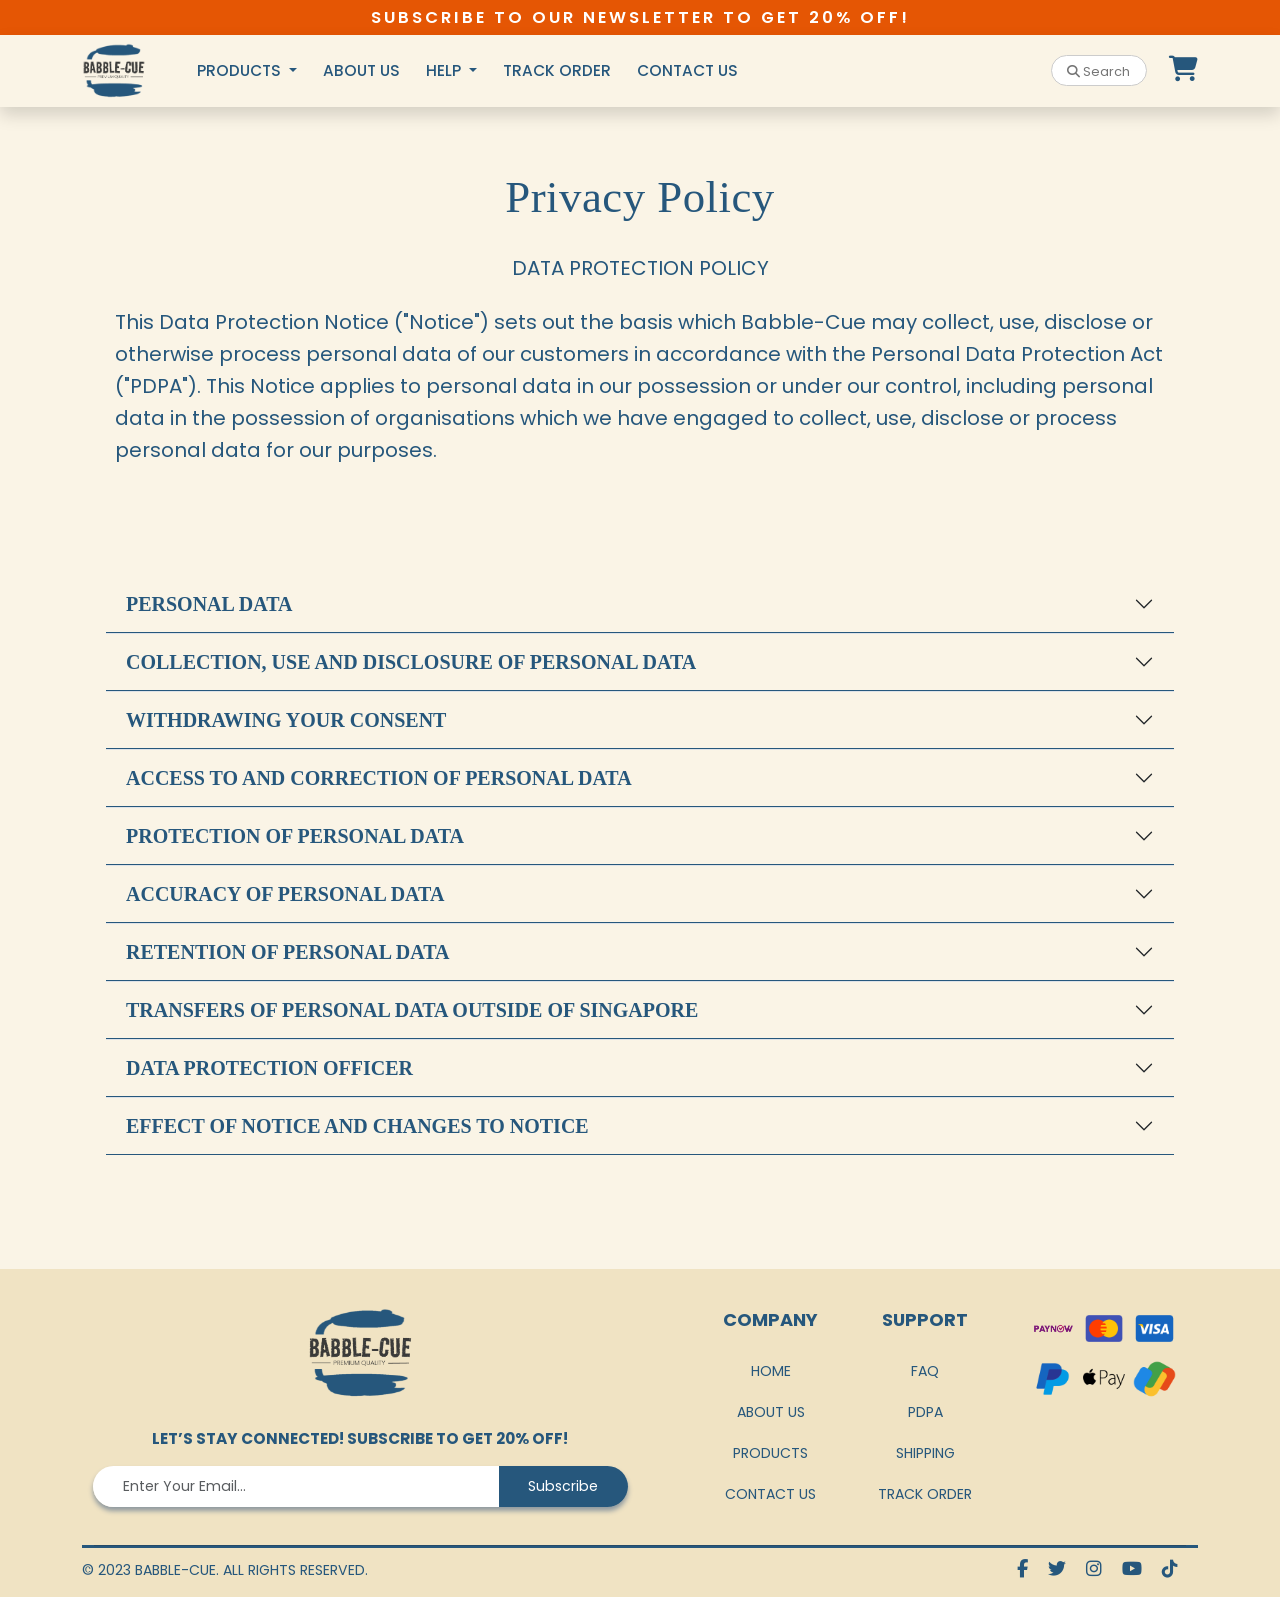
<file: pdpa.html>
<!DOCTYPE html>
<html>
    <head>
        <!-- Google Tag Manager -->
        <script>(function(w,d,s,l,i){w[l]=w[l]||[];w[l].push({'gtm.start':
        new Date().getTime(),event:'gtm.js'});var f=d.getElementsByTagName(s)[0],
        j=d.createElement(s),dl=l!='dataLayer'?'&l='+l:'';j.async=true;j.src=
        'https://www.googletagmanager.com/gtm.js?id='+i+dl;f.parentNode.insertBefore(j,f);
        })(window,document,'script','dataLayer','GTM-N95ZB4XJ');</script>
        <!-- End Google Tag Manager -->
        
        <title>PDPA Babble-Cue</title>

        <!-- Language Control -->
        <meta charset="utf-8">

        <!-- Responsive control, using user scalable no (cannot zoom in)  -->
        <meta name="viewport" content="width=device-width,initial-scale=1">

        <!-- link style sheet -->
        <link rel="stylesheet" href="css/faq_pdpa_contact.css">

        <!-- favicon -->
        <link rel="icon" type="image/x-icon" href="images/logo/favicon.ico">
        <meta description="Babble-Cue">

        <!-- links to font-awesome and bootstrap -->
        <link rel="stylesheet" href="https://cdnjs.cloudflare.com/ajax/libs/font-awesome/6.4.2/css/all.min.css" integrity="sha512-z3gLpd7yknf1YoNbCzqRKc4qyor8gaKU1qmn+CShxbuBusANI9QpRohGBreCFkKxLhei6S9CQXFEbbKuqLg0DA==" crossorigin="anonymous" referrerpolicy="no-referrer" />
        <link href="https://cdn.jsdelivr.net/npm/bootstrap@5.3.2/dist/css/bootstrap.min.css" rel="stylesheet" integrity="sha384-T3c6CoIi6uLrA9TneNEoa7RxnatzjcDSCmG1MXxSR1GAsXEV/Dwwykc2MPK8M2HN" crossorigin="anonymous">

        <!-- fonts -->
        <link rel="preconnect" href="https://fonts.googleapis.com">
        <link rel="preconnect" href="https://fonts.gstatic.com" crossorigin>
        <link href="https://fonts.googleapis.com/css2?family=Poppins:ital,wght@0,100;0,200;0,300;0,400;0,500;0,600;0,700;1,100;1,200;1,300;1,400;1,500;1,600;1,700&family=Tinos:ital@0;1&display=swap" rel="stylesheet">
        <link href="https://fonts.cdnfonts.com/css/georgia" rel="stylesheet">
    </head>

    <body style="background-color: #FAF4E6;">
        <!-- Google Tag Manager (noscript) -->
        <noscript><iframe src="https://www.googletagmanager.com/ns.html?id=GTM-N95ZB4XJ"
        height="0" width="0" style="display:none;visibility:hidden"></iframe></noscript>
        <!-- End Google Tag Manager (noscript) -->


        <!-- Navigation Start -->
        <div class="orangeBG text-center">
            <p class="navNewsletterText">Subscribe to our newsletter to get 20% off!</p>
        </div>
        <nav id="navBar" class="navbar navbar-expand-sm sticky-top shadow" style="background-color: #FAF4E6;">
            <div class="container">
                <button class="navbar-toggler" type="button" data-bs-toggle="collapse" data-bs-target="#navbarNav" aria-controls="navbarNav" aria-expanded="false" aria-label="Toggle navigation">
                    <span class="navbar-toggler-icon"></span>
                </button>

                <div style="width: 5vw; min-width: 50px;">
                    <a class="navbar-brand" href="index.html">
                        <img src="images/logo/logo.png" title="Babble-Cue" class="img-fluid">
                    </a>
                </div>
                
                <div class="d-block d-sm-none">
                    <a href="cart.html"><i class="fa-solid fa-cart-shopping navIcon"></i></a>
                </div>
                

                <div class="collapse navbar-collapse justify-content-between" id="navbarNav" style="padding: 0 0 0 3%;">
                    <ul class="navbar-nav navText">
                        <li class="nav-item dropdown">
                            <a class="nav-link dropdown-toggle" href="#" id="navbarDropdownMenuProducts" data-bs-toggle="dropdown" aria-haspopup="true" aria-expanded="false">
                                Products
                            </a>
                            <div class="dropdown-menu" style="background-color: #FAF4E6; border: #FAF4E6;" aria-labelledby="navbarDropdownMenuProducts">
                                <a class="dropdown-item" href="product-mini.html">Kith Smokeless BBQ Grill (Mini)</a>
                                <a class="dropdown-item" href="product-touch.html">Kith Smokeless BBQ Grill Touch Control</a>
                                <a class="dropdown-item" href="product-knob.html">Kith Smokeless BBQ Grill Knob Control</a>
                            </div>
                            </li>
                        <li class="nav-item">
                            <a class="nav-link" href="about.html">About Us</a>
                        </li>
                        <li class="nav-item dropdown">
                            <a class="nav-link dropdown-toggle" href="#" id="navbarDropdownMenuHelp" data-bs-toggle="dropdown" aria-haspopup="true" aria-expanded="false">
                                Help
                            </a>
                            <div class="dropdown-menu" style="background-color: #FAF4E6; border: #FAF4E6;" aria-labelledby="navbarDropdownMenuHelp">
                                <a class="dropdown-item" href="faq.html">Frequently Asked Questions</a>
                                <a class="dropdown-item" href="faq.html#shipping">Shipping & Returns</a>
                                <a class="dropdown-item" href="pdpa.html">PDPA</a>
                            </div>
                            </li>
                        <li class="nav-item">
                            <a class="nav-link" href="track.html">Track Order</a>
                        </li>
                        <li class="nav-item">
                            <a class="nav-link" href="contact.html">Contact Us</a>
                        </li>
                    </ul>
                    <div>

                        <input type="text" class="search-hover" name="" placeholder="&#xF002; Search here"/>
                    </div>
                </div>

                <div class="d-none d-sm-block" style="padding-left: 2%;">
                    <a href="cart.html"><i class="fa-solid fa-cart-shopping navIcon"></i></a>
                </div>
            </div>
        </nav>
        <!-- Navigation End -->

        <!-- Main Content -->
        <div>
            <div class="container" style="padding-top: 5%;">
                <p class="headerDark text-center">Privacy Policy</p>
                <p class="subheaderPDPADark text-center" style="padding-top: 1%;">DATA PROTECTION POLICY</p>
                <p class="subheaderPDPADark" style="padding: 2% 3% 0 3%;">This Data Protection Notice ("Notice") sets out the basis which Babble-Cue may collect, use, disclose or otherwise process personal data of our customers in accordance with the Personal Data Protection Act ("PDPA"). This Notice applies to personal data in our possession or under our control, including personal data in the possession of organisations which we have engaged to collect, use, disclose or process personal data for our purposes.</p>
                <div style="padding-top: 2%;"></div>
            </div>
            
            <div id="general" style="padding-top: 5%;">
                <div class="container">
                    <div class="accordion accordion-flush p-4" id="accordionFlushPDPA">
                        <div class="accordion-item">
                            <h2 class="accordion-header">
                                <button class="accordion-button collapsed" type="button" data-bs-toggle="collapse" data-bs-target="#pdpa-collapseOne" aria-expanded="false" aria-controls="pdpa-collapseOne">
                                    PERSONAL DATA
                                </button>
                            </h2>
                            <div id="pdpa-collapseOne" class="accordion-collapse collapse" data-bs-parent="#accordionFlushPDPA">
                                <div class="accordion-body">
                                    <ol>
                                        <li>
                                            As used in this Notice: <br/><br/>
                                            "customer" means an individual who (a) has contacted us through any means to find out more about any goods or services we provide, or (b) may, or has, entered into a contract with us for the supply of any goods or services by us; and <br/><br/>
                                            "personal data" means data, whether true or not, about a customer who can be identified:<br/>
                                            (a) from that data; or (b) from that data and other information to which we have or are likely to have access.<br/><br/>
                                        </li>
                                        <li>
                                            Depending on the nature of your interaction with us, some examples of personal data which we may collect from you include your name and identification information such as your NRIC number, contact information such as your address, email address or telephone number, nationality, gender, date of birth, marital status, photographs and other audio-visual information, employment information and financial information such as credit card numbers, debit card numbers or bank account information.<br/><br/>
                                        </li>
                                        <li>
                                            Other terms used in this Notice shall have the meanings given to them in the PDPA (where the context so permits).
                                        </li>
                                    </ol>
                                </div>
                            </div>
                        </div>
                        <div class="accordion-item">
                            <h2 class="accordion-header">
                                <button class="accordion-button collapsed" type="button" data-bs-toggle="collapse" data-bs-target="#pdpa-collapseTwo" aria-expanded="false" aria-controls="pdpa-collapseTwo">
                                    COLLECTION, USE AND DISCLOSURE OF PERSONAL DATA
                                </button>
                            </h2>
                            <div id="pdpa-collapseTwo" class="accordion-collapse collapse" data-bs-parent="#accordionFlushPDPA">
                                <div class="accordion-body">
                                    <ol>
                                        <li>
                                            We generally do not collect your personal data unless (a) it is provided to us voluntarily by you directly or via a third party who has been duly authorised by you to disclose your personal data to us (your "authorised representative") after (i) you (or your authorised representative) have been notified of the purposes for which the data is collected, and (i) you (or your authorised representative) have provided written consent to the collection and usage of your personal data for those purposes, or (b) collection and use of personal data without consent is permitted or required by the PDPA or other laws. We shall seek your consent before collecting any additional personal data and before using your personal data for a purpose which has not been notified to you (except where permitted or authorised by law).<br/><br/>
                                        </li>
                                        <li>
                                            We may collect and use your personal data for any or all of the following purposes:<br><br>
                                            (a) performing obligations in the course of or in connection with our provision of the goods and/or services requested by you;<br><br>
                                            (b) verifying your identity;<br><br>
                                            (c) responding to, handling, and processing queries, requests, applications, complaints, and feedback from you;
                                        </li>
                                    </ol>
                                </div>
                            </div>
                        </div>
                        <div class="accordion-item">
                            <h2 class="accordion-header">
                                <button class="accordion-button collapsed" type="button" data-bs-toggle="collapse" data-bs-target="#pdpa-collapseThree" aria-expanded="false" aria-controls="pdpa-collapseThree">
                                    WITHDRAWING YOUR CONSENT
                                </button>
                            </h2>
                            <div id="pdpa-collapseThree" class="accordion-collapse collapse" data-bs-parent="#accordionFlushPDPA">
                                <div class="accordion-body">
                                    <ol>
                                        <li>
                                            The consent that you provide for the collection, use and disclosure of your personal data will remain valid until such time it is being withdrawn by you in writing. You may withdraw consent and request us to stop using and/or disclosing your personal data for any or all of the purposes listed above by submitting your request in writing or via email to our Data Protection Officer at the contact details provided below.<br><br>
                                        </li>
                                        <li>
                                            Upon receipt of your written request to withdraw your consent, we may require reasonable time (depending on the complexity of the request and its impact on our relationship with you) for your request to be processed and for us to notify you of the consequences of us acceding to the same, including any legal consequences which may affect your rights and liabilities to us. In general, we shall seek to process your request within ten (10) business days of receiving it.<br><br>
                                        </li>
                                        <li>
                                            Whilst we respect your decision to withdraw your consent, please note that depending on the nature and scope of your request, we may not be in a position to continue providing our goods or services to you and we shall, in such circumstances, notify you before completing the processing of your request. Should you decide to cancel your withdrawal of consent, please inform us in writing in the manner described in clause 8 above.<br><br>
                                        </li>
                                        <li>
                                            Please note that withdrawing consent does not affect our right to continue to collect, use and disclose personal data where such collection, use and disclose without consent is permitted or required under applicable laws.
                                        </li>
                                    </ol>
                                </div>
                            </div>
                        </div>
                        <div class="accordion-item">
                            <h2 class="accordion-header">
                                <button class="accordion-button collapsed" type="button" data-bs-toggle="collapse" data-bs-target="#pdpa-collapseFour" aria-expanded="false" aria-controls="pdpa-collapseFour">
                                    ACCESS TO AND CORRECTION OF PERSONAL DATA
                                </button>
                            </h2>
                            <div id="pdpa-collapseFour" class="accordion-collapse collapse" data-bs-parent="#accordionFlushPDPA">
                                <div class="accordion-body">
                                    <ol>
                                        <li>
                                            If you wish to make (a) an access request for access to a copy of the personal data which we hold about you or information about the ways in which we use or disclose your personal data, or (b) a correction request to correct or update any of your personal data which we hold about you, you may submit your request in writing or via email to our Data Protection Officer at the contact details provided below.<br><br>
                                        </li>
                                        <li>
                                            Please note that a reasonable fee may be charged for an access request. If so, we will inform you of the fee before processing your request.<br><br>
                                        </li>
                                        <li>
                                            We will respond to your request as soon as reasonably possible. Should we not be able to respond to your request within thirty (30) days after receiving your request, we will inform you in writing within thirty (30) days of the time by which we will be able to respond to your request. If we are unable to provide you with any personal data or to make a correction requested by you, we shall generally inform you of the reasons why we are unable to do so (except where we are not required to do so under the PDPA).
                                        </li>
                                    </ol>
                                </div>
                            </div>
                        </div>
                        <div class="accordion-item">
                            <h2 class="accordion-header">
                                <button class="accordion-button collapsed" type="button" data-bs-toggle="collapse" data-bs-target="#pdpa-collapseFive" aria-expanded="false" aria-controls="pdpa-collapseFive">
                                    PROTECTION OF PERSONAL DATA
                                </button>
                            </h2>
                            <div id="pdpa-collapseFive" class="accordion-collapse collapse" data-bs-parent="#accordionFlushPDPA">
                                <div class="accordion-body">
                                    <ol>
                                        <li>
                                            To safeguard your personal data from unauthorised access, collection, use, disclosure, copying, modification, disposal or similar risks, we have introduced appropriate administrative, physical and technical measures such as up-to-date antivirus protection, encryption and the use of privacy filters to secure all storage and transmission of personal data by us, and disclosing personal data both internally and to our authorised third party service providers and agents only on a need-to-know basis.<br><br>
                                        </li>
                                        <li>
                                            You should be aware, however, that no method of transmission over the Internet or method of electronic storage is completely secure. While security cannot be guaranteed, we strive to protect the security of your information and are constantly reviewing and enhancing our information security measures.
                                        </li>
                                    </ol>
                                </div>
                            </div>
                        </div>
                        <div class="accordion-item">
                            <h2 class="accordion-header">
                                <button class="accordion-button collapsed" type="button" data-bs-toggle="collapse" data-bs-target="#pdpa-collapseSix" aria-expanded="false" aria-controls="pdpa-collapseSix">
                                    ACCURACY OF PERSONAL DATA
                                </button>
                            </h2>
                            <div id="pdpa-collapseSix" class="accordion-collapse collapse" data-bs-parent="#accordionFlushPDPA">
                                <div class="accordion-body">
                                    <ol>
                                        <li>
                                            We generally rely on personal data provided by you (or your authorised representative). In order to ensure that your personal data is current, complete and accurate, please update us if there are changes to your personal data by informing our Data Protection Officer in writing or via email at the contact details provided below.
                                        </li>
                                    </ol>
                                </div>
                            </div>
                        </div>
                        <div class="accordion-item">
                            <h2 class="accordion-header">
                                <button class="accordion-button collapsed" type="button" data-bs-toggle="collapse" data-bs-target="#pdpa-collapseSeven" aria-expanded="false" aria-controls="pdpa-collapseSeven">
                                    RETENTION OF PERSONAL DATA
                                </button>
                            </h2>
                            <div id="pdpa-collapseSeven" class="accordion-collapse collapse" data-bs-parent="#accordionFlushPDPA">
                                <div class="accordion-body">
                                    <ol>
                                        <li>
                                            We may retain your personal data for as long as it is necessary to fulfil the purpose for which it was collected, or as required or permitted by applicable laws.<br><br>
                                        </li>
                                        <li>
                                            We will cease to retain your personal data, or remove the means by which the data can be associated with you, as soon as it is reasonable to assume that such retention no longer serves the purpose for which the personal data was collected, and is no longer necessary for legal or business purposes.
                                        </li>
                                    </ol>
                                </div>
                            </div>
                        </div>
                        <div class="accordion-item">
                            <h2 class="accordion-header">
                                <button class="accordion-button collapsed" type="button" data-bs-toggle="collapse" data-bs-target="#pdpa-collapseEight" aria-expanded="false" aria-controls="pdpa-collapseEight">
                                    TRANSFERS OF PERSONAL DATA OUTSIDE OF SINGAPORE
                                </button>
                            </h2>
                            <div id="pdpa-collapseEight" class="accordion-collapse collapse" data-bs-parent="#accordionFlushPDPA">
                                <div class="accordion-body">
                                    <ol>
                                        <li>
                                            We generally do not transfer your personal data to countries outside of Singapore. However, if we do so, we will obtain your consent for the transfer to be made and we will take steps to ensure that your personal data continues to receive a standard of protection that is at least comparable to that provided under the PDPA
                                        </li>
                                    </ol>
                                </div>
                            </div>
                        </div>
                        <div class="accordion-item">
                            <h2 class="accordion-header">
                                <button class="accordion-button collapsed" type="button" data-bs-toggle="collapse" data-bs-target="#pdpa-collapseNine" aria-expanded="false" aria-controls="pdpa-collapseNine">
                                    DATA PROTECTION OFFICER
                                </button>
                            </h2>
                            <div id="pdpa-collapseNine" class="accordion-collapse collapse" data-bs-parent="#accordionFlushPDPA">
                                <div class="accordion-body">
                                    <ol>
                                        <li>
                                            You may contact our Data Protection Officer if you have any enquiries or feedback on our personal data protection policies and procedures, or if you wish to make any request, in the following manner:<br><br>

                                            Data Protection Officer Contact Details:<br>
                                            Name: Sarah Thompson <br>
                                            Position: Data Protection Officer <br>
                                            Address: Babble-Cue Headquarters, 123 Main Street, Cityville, State, 54321 <br>
                                            Email: <u>sarah.thompson@babblecue.com</u><br>
                                            Telephone: +65-9566-6644
                                        </li>
                                    </ol>
                                </div>
                            </div>
                        </div>
                        <div class="accordion-item">
                            <h2 class="accordion-header">
                                <button class="accordion-button collapsed" type="button" data-bs-toggle="collapse" data-bs-target="#pdpa-collapseTen" aria-expanded="false" aria-controls="pdpa-collapseTen">
                                    EFFECT OF NOTICE AND CHANGES TO NOTICE
                                </button>
                            </h2>
                            <div id="pdpa-collapseTen" class="accordion-collapse collapse" data-bs-parent="#accordionFlushPDPA">
                                <div class="accordion-body">
                                    <ol>
                                        <li>
                                            This Notice applies in conjunction with any other notices, contractual clauses and consent clauses that apply in relation to the collection, use and disclosure of your personal data by us.<br><br>
                                        </li>
                                        <li>
                                            We may revise this Notice from time to time without any prior notice. You may determine if any such revision has taken place by referring to the date on which this Notice was last updated. Your continued use of our services constitutes your acknowledgement and acceptance of such changes.
                                        </li>
                                    </ol>
                                </div>
                            </div>
                        </div>
                    </div>
                </div>
            </div>
        </div>
        <div style="padding-top: 7%;"></div>
        <!-- Main Content End -->

        <!-- Footer -->
        <footer style="background-color: #F0E3C3;">
            <div class="container d-none d-sm-block" style="padding-top: 3%;">
                <div class="row">
                    <div class="col-6 text-center" style="padding-left: 2%;">
                        <img src="images/logo/logo.png" alt="babble-cue logo" class="footerLogo mx-auto d-block">
                        <p class="footerNewsletter"><strong>Let’s stay connected! Subscribe to get 20% off!</strong></p>
                        <div class="input-group mb-3 input-shadow">
                            <input type="text" id="rounded-left" class="form-control subscribeInput" placeholder="Enter Your Email...">
                            <span class="input-group-text subscribeBtn" id="rounded-right">Subscribe</span>
                        </div>
                    </div>
                    <div class="col-2 d-flex justify-content-end text-center">
                        <div class="footerLinks">
                            <p><strong>COMPANY</strong></p>
                            <ul>
                                <li><a href="index.html">HOME</a><br></li>
                                <li><a href="about.html">ABOUT US</a><br></li>
                                <li><a href="about.html#products">PRODUCTS</a><br></li>
                                <li><a href="contact.html">CONTACT US</a></li>
                            </ul>
                        </div>
                    </div>
                    <div class="col-2 text-center">
                        <div class="footerLinks">
                            <p><strong>SUPPORT</strong></p>
                            <ul>
                                <li><a href="faq.html">FAQ</a></li>
                                <li><a href="pdpa.html">PDPA</a></li>
                                <li><a href="faq.html#shipping">SHIPPING</a></li>
                                <li><a href="track.html">TRACK ORDER</a></li>
                            </ul>
                        </div>
                    </div>
                    <div class="col-2" style="padding-right: 3%;">
                        <div class="row row-cols-sm-3 g-2">
                            <img src="images/nav/footer/paynow-logo-2.png" alt="paynow" class="img-fluid col-sm-4 mx-auto d-block object-fit-contain"/>
                            <img src="images/nav/footer/icons8-mastercard-480.png" alt="mastercard" class="img-fluid col-sm-4 mx-auto d-block object-fit-contain"/>
                            <img src="images/nav/footer/icons8-visa-480.png" alt="visa" class="img-fluid col-sm-4 mx-auto d-block object-fit-contain" />
                            <img src="images/nav/footer/icons8-paypal-480.png" alt="paypal" class="img-fluid col-sm-4 mx-auto d-block object-fit-contain" />
                            <img src="images/nav/footer/Apple-Pay-Logo-2014.png" alt="apple pay" class="img-fluid col-sm-4 mx-auto d-block object-fit-contain" />
                            <img src="images/nav/footer/icons8-google-pay-480.png" alt="google pay" class="img-fluid col-sm-4 mx-auto d-block object-fit-contain" />
                        </div>
                        
                    </div>
                </div>
                <div style="padding-top: 2%;"></div>
                <div class="row footerLine container" style="margin: auto;">
                    <hr class="solid">
                </div>
                <div class="row" style="padding-top: 1%;">
                    <div class="col-6">
                        <p class="footerCopywrite">&copy; 2023 BABBLE-CUE. ALL RIGHTS RESERVED.</p>
                    </div>
                    <div class="col-6 d-flex justify-content-end socialsIcon">
                        <i class="fa-brands fa-facebook-f"></i>
                        <i class="fa-brands fa-twitter"></i>
                        <i class="fa-brands fa-instagram"></i>
                        <i class="fa-brands fa-youtube"></i>
                        <i class="fa-brands fa-tiktok"></i>
                    </div>
                </div>
            </div>





            <div class="container d-block d-sm-none text-center" style="padding-top: 3%;">
                <img src="images/logo/logo.png" alt="babble-cue logo" class="footerLogo mx-auto d-block">
                <p class="footerNewsletter"><strong>Let’s stay connected! Subscribe to get 20% off!</strong></p>
                <div style="padding: 0 5%;">
                    <div class="input-group mb-3 input-shadow">
                        <input type="text" id="rounded-left" class="form-control subscribeInput" placeholder="Enter Your Email...">
                        <span class="input-group-text subscribeBtn" id="rounded-right">Subscribe</span>
                    </div>
                </div>
                
                <div class="row">
                    <div class="col-6">
                        <div class="footerLinks">
                            <p><strong>COMPANY</strong></p>
                            <ul>
                                <li><a href="index.html">HOME</a></li>
                                <li><a href="about.html">ABOUT US</a></li>
                                <li><a href="about.html#products">PRODUCTS</a></li>
                                <li><a href="contact.html">CONTACT US</a></li>
                            </ul>
                        </div>
                    </div>
                    <div class="col-6">
                        <div class="footerLinks">
                            <p><strong>SUPPORT</strong></p>
                            <ul>
                                <li><a href="faq.html">FAQ</a></li>
                                <li><a href="pdpa.html">PDPA</a></li>
                                <li><a href="faq.html#shipping">SHIPPING</a></li>
                                <li><a href="track.html">TRACK ORDER</a></li>
                            </ul>
                        </div>
                    </div>
                </div>
                <div style="padding: 0 20%;">
                    <div class="row g-2 container d-flex justify-content-center" style="padding-top: 3%;">
                        <img src="images/nav/footer/paynow-logo-2.png" alt="paynow" class="img-fluid col-2 mx-auto d-block object-fit-contain" />
                        <img src="images/nav/footer/icons8-mastercard-480.png" alt="mastercard" class="img-fluid col-2 mx-auto d-block object-fit-contain" />
                        <img src="images/nav/footer/icons8-visa-480.png" alt="visa" class="img-fluid col-2 mx-auto d-block object-fit-contain" />
                        <img src="images/nav/footer/icons8-paypal-480.png" alt="paypal" class="img-fluid col-2 mx-auto d-block object-fit-contain" />
                        <img src="images/nav/footer/Apple-Pay-Logo-2014.png" alt="applepay" class="img-fluid col-2 mx-auto d-block object-fit-contain" />
                        <img src="images/nav/footer/icons8-google-pay-480.png" alt="googlepay" class="img-fluid col-2 mx-auto d-block object-fit-contain" />
                    </div>
                </div>
                
                <div style="padding-top: 2%;"></div>
                <div class="row footerLine container" style="margin: auto;">
                    <hr class="solid">
                </div>
                
                <div class="footerEnd" style="padding-top: 1%;">
                    <p class="footerCopywrite">&copy; 2023 BABBLE-CUE. ALL RIGHTS RESERVED.</p>
                    <i class="fa-brands fa-facebook-f"></i>
                    <i class="fa-brands fa-twitter"></i>
                    <i class="fa-brands fa-instagram"></i>
                    <i class="fa-brands fa-youtube"></i>
                    <i class="fa-brands fa-tiktok"></i>
                </div>
                <div style="padding-top: 3%;"></div>
                </div>
            </div>
        </footer>
        <!-- Footer End -->


        <!-- Bootstrap scripts -->
        <script src="https://code.jquery.com/jquery-3.2.1.slim.min.js" integrity="sha384-KJ3o2DKtIkvYIK3UENzmM7KCkRr/rE9/Qpg6aAZGJwFDMVNA/GpGFF93hXpG5KkN" crossorigin="anonymous"></script>
        <script src="https://cdn.jsdelivr.net/npm/@popperjs/core@2.11.8/dist/umd/popper.min.js" integrity="sha384-I7E8VVD/ismYTF4hNIPjVp/Zjvgyol6VFvRkX/vR+Vc4jQkC+hVqc2pM8ODewa9r" crossorigin="anonymous"></script>
        <script src="https://cdn.jsdelivr.net/npm/bootstrap@5.3.2/dist/js/bootstrap.min.js" integrity="sha384-BBtl+eGJRgqQAUMxJ7pMwbEyER4l1g+O15P+16Ep7Q9Q+zqX6gSbd85u4mG4QzX+" crossorigin="anonymous"></script>
    </body>
</html>
</file>
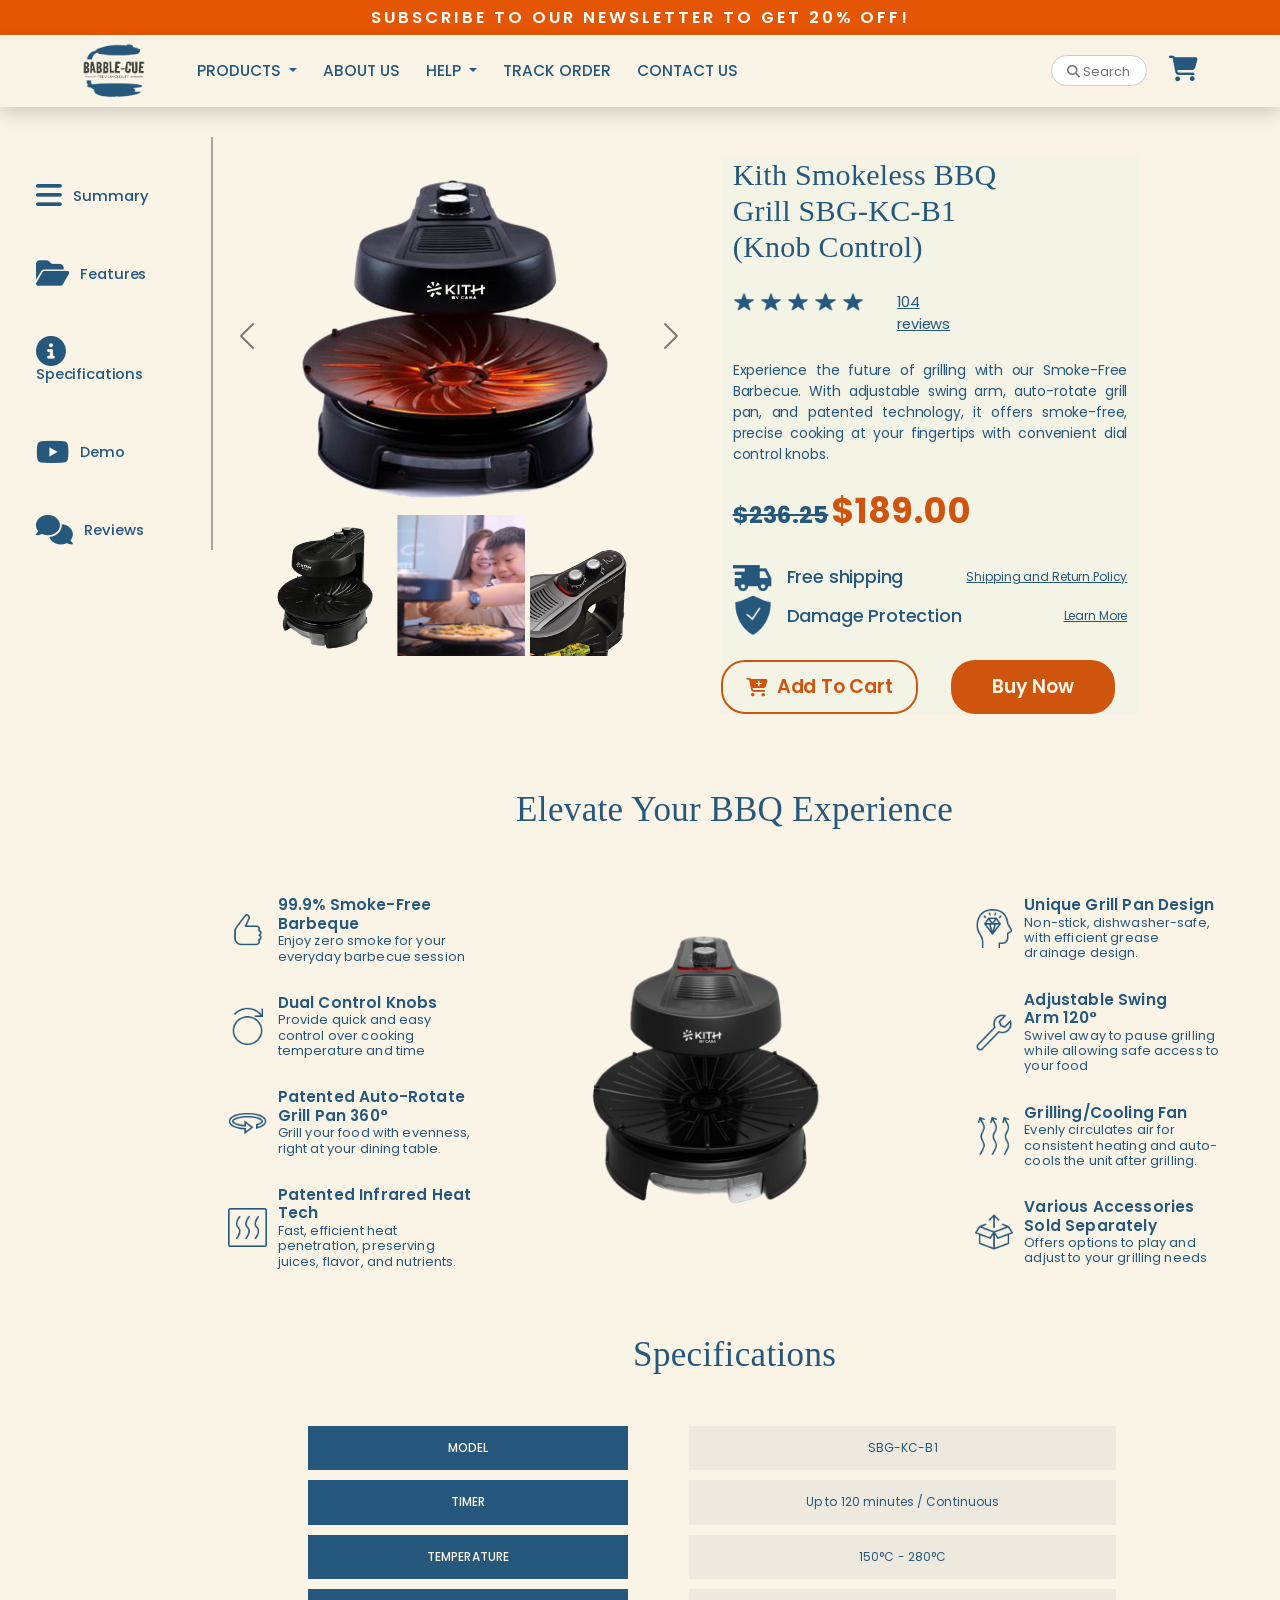
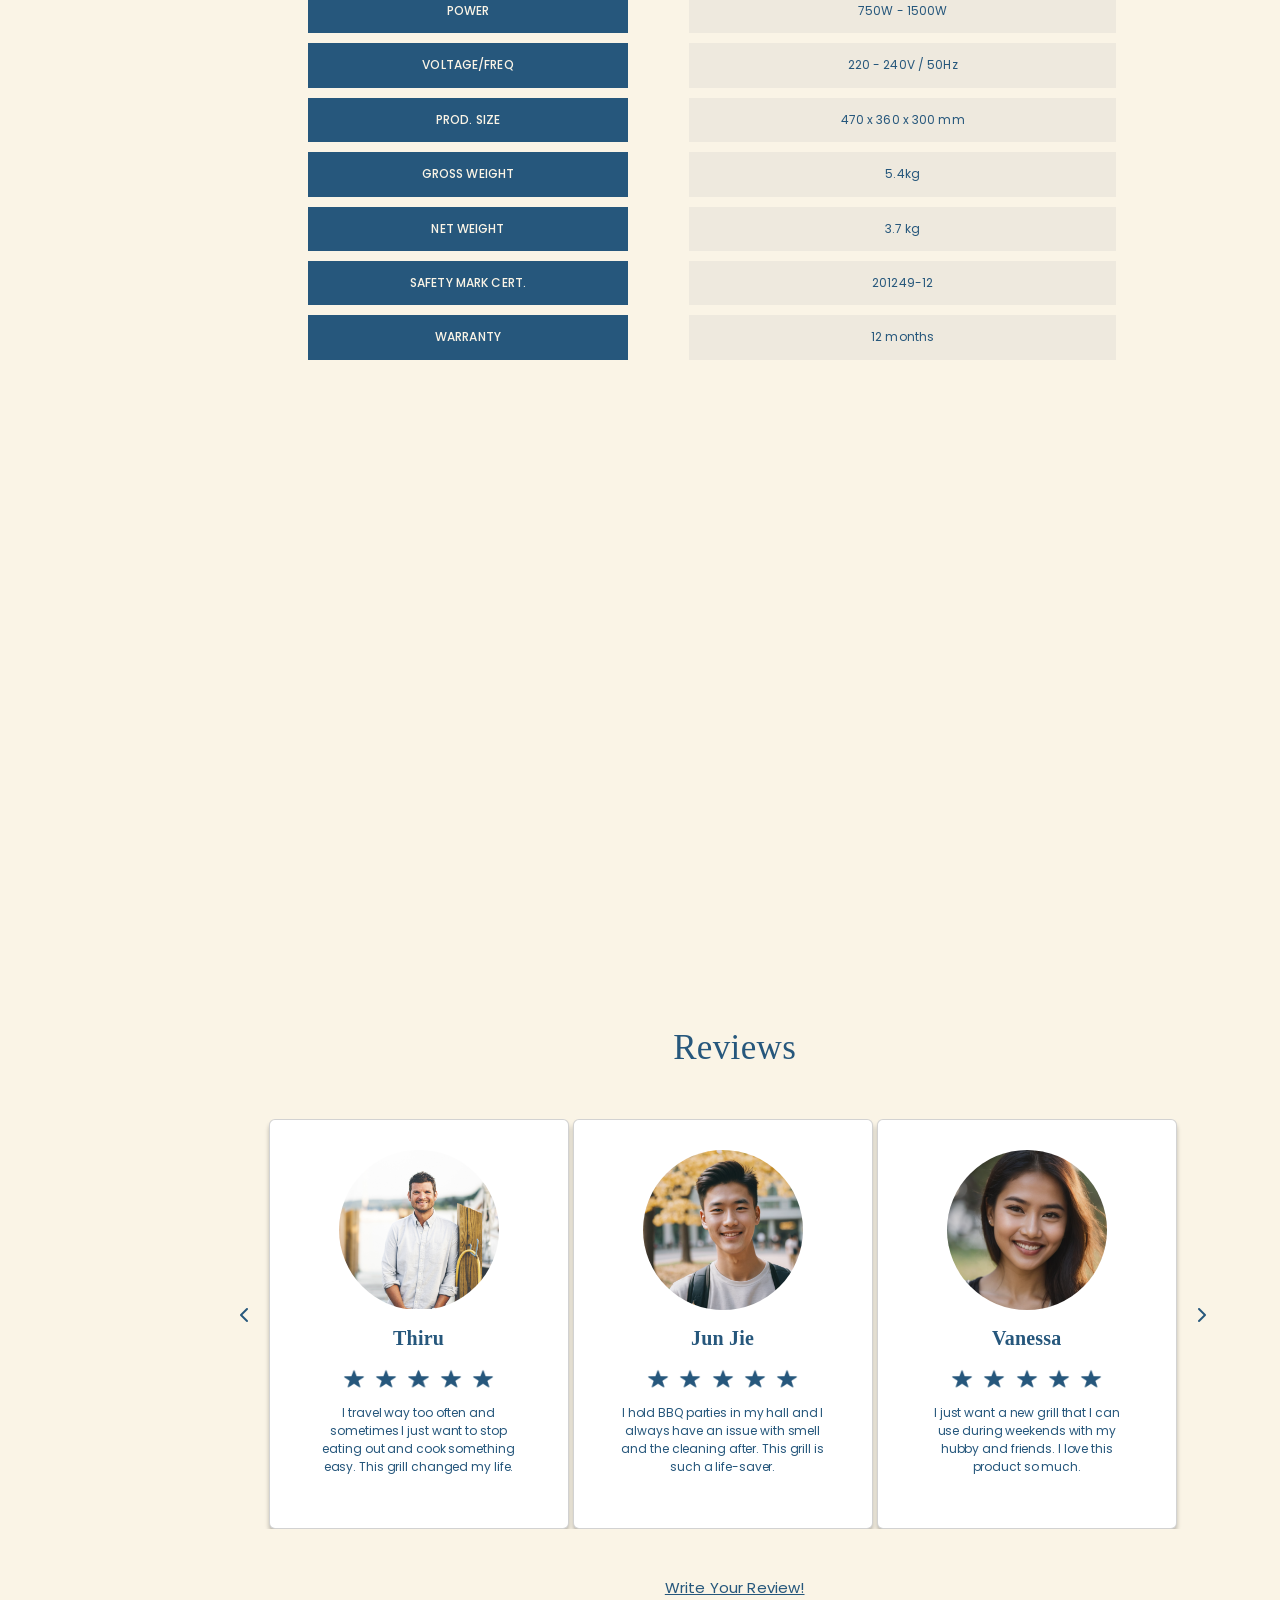
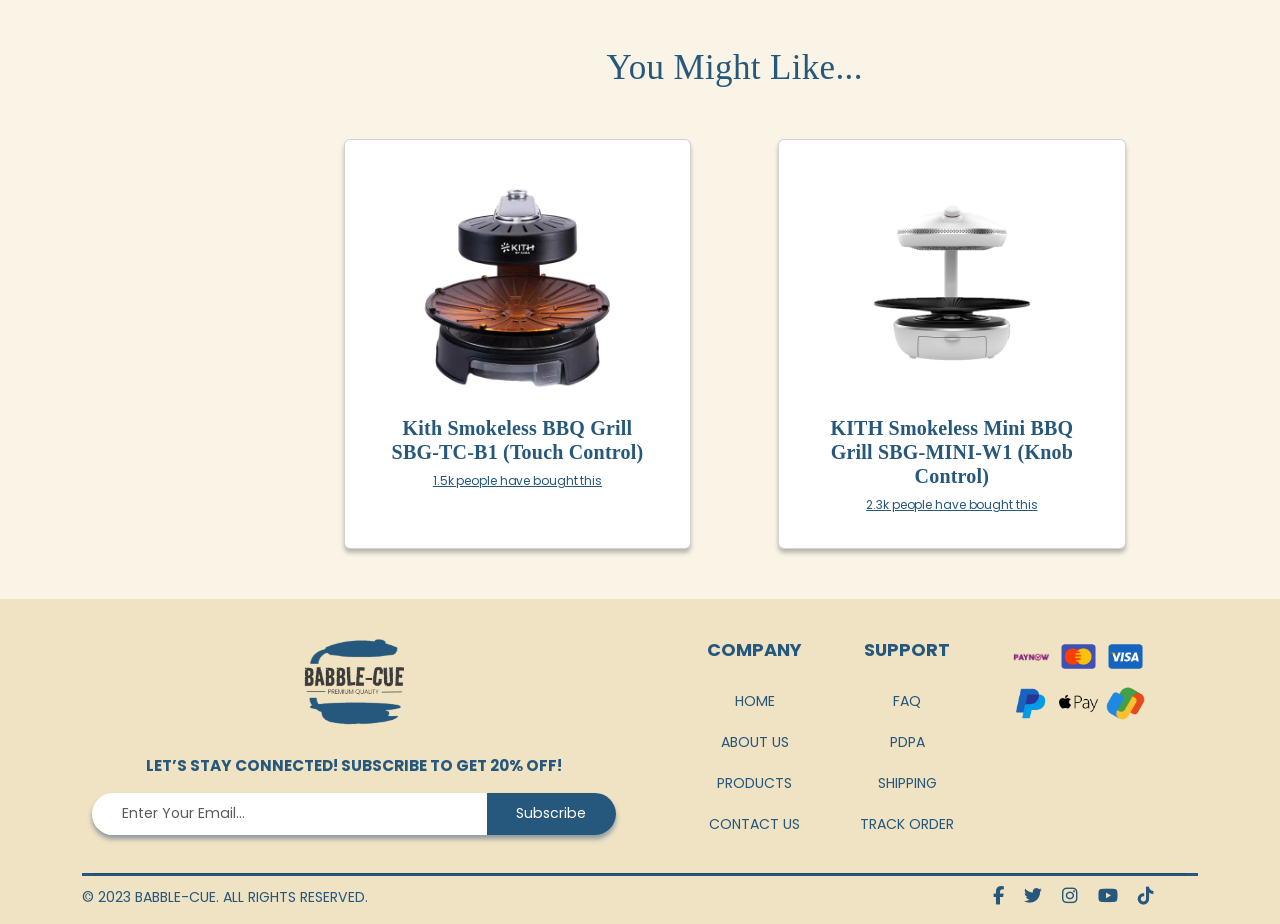
<file: product-knob.html>
<!DOCTYPE html>
<html>
    <head>
        <!-- Google Tag Manager -->
        <script>(function(w,d,s,l,i){w[l]=w[l]||[];w[l].push({'gtm.start':
        new Date().getTime(),event:'gtm.js'});var f=d.getElementsByTagName(s)[0],
        j=d.createElement(s),dl=l!='dataLayer'?'&l='+l:'';j.async=true;j.src=
        'https://www.googletagmanager.com/gtm.js?id='+i+dl;f.parentNode.insertBefore(j,f);
        })(window,document,'script','dataLayer','GTM-N95ZB4XJ');</script>
        <!-- End Google Tag Manager -->
        
        <title>Babble-Cue Knob Control</title>

        <!-- Language Control -->
        <meta charset="utf-8">

        <!-- Responsive control, using user scalable no (cannot zoom in)  -->
        <meta name="viewport" content="width=device-width,initial-scale=1">

        <!-- link style sheet -->
        <link rel="stylesheet" href="css/product.css">

        <!-- favicon -->
        <link rel="icon" type="image/x-icon" href="images/logo/favicon.ico">
        <meta description="Babble-Cue">

        <!-- links to font-awesome and bootstrap -->
        <link rel="stylesheet" href="https://cdnjs.cloudflare.com/ajax/libs/font-awesome/6.4.2/css/all.min.css" integrity="sha512-z3gLpd7yknf1YoNbCzqRKc4qyor8gaKU1qmn+CShxbuBusANI9QpRohGBreCFkKxLhei6S9CQXFEbbKuqLg0DA==" crossorigin="anonymous" referrerpolicy="no-referrer" />
        <link href="https://cdn.jsdelivr.net/npm/bootstrap@5.3.2/dist/css/bootstrap.min.css" rel="stylesheet" integrity="sha384-T3c6CoIi6uLrA9TneNEoa7RxnatzjcDSCmG1MXxSR1GAsXEV/Dwwykc2MPK8M2HN" crossorigin="anonymous">

        <!-- fonts -->
        <link rel="preconnect" href="https://fonts.googleapis.com">
        <link rel="preconnect" href="https://fonts.gstatic.com" crossorigin>
        <link href="https://fonts.googleapis.com/css2?family=Poppins:ital,wght@0,100;0,200;0,300;0,400;0,500;0,600;0,700;1,100;1,200;1,300;1,400;1,500;1,600;1,700&family=Tinos:ital@0;1&display=swap" rel="stylesheet">
        <link href="https://fonts.cdnfonts.com/css/georgia" rel="stylesheet">

    </head>

    <body>
        <!-- Google Tag Manager (noscript) -->
        <noscript><iframe src="https://www.googletagmanager.com/ns.html?id=GTM-N95ZB4XJ"
        height="0" width="0" style="display:none;visibility:hidden"></iframe></noscript>
        <!-- End Google Tag Manager (noscript) -->


        <!-- Navigation Start -->
        <div class="orangeBG text-center">
            <p class="navNewsletterText">Subscribe to our newsletter to get 20% off!</p>
        </div>
        <nav id="navBar" class="navbar navbar-expand-sm sticky-top shadow" style="background-color: #FAF4E6;">
            <div class="container">
                <button class="navbar-toggler" type="button" data-toggle="collapse" data-target="#navbarNav" aria-controls="navbarNav" aria-expanded="false" aria-label="Toggle navigation">
                    <span class="navbar-toggler-icon"></span>
                </button>

                <div style="width: 5vw; min-width: 50px;">
                    <a class="navbar-brand" href="index.html">
                        <img src="images/logo/logo.png" title="Babble-Cue" class="img-fluid">
                    </a>
                </div>
                
                <div class="d-block d-sm-none">
                    <a href="cart.html"><i class="fa-solid fa-cart-shopping navIcon"></i></a>
                </div>
                

                <div class="collapse navbar-collapse justify-content-between" id="navbarNav" style="padding: 0 0 0 3%;">
                    <ul class="navbar-nav navText">
                        <li class="nav-item dropdown">
                            <a class="nav-link dropdown-toggle" href="#" id="navbarDropdownMenuProducts" data-toggle="dropdown" aria-haspopup="true" aria-expanded="false">
                                Products
                            </a>
                            <div class="dropdown-menu" style="background-color: #FAF4E6; border: #FAF4E6;" aria-labelledby="navbarDropdownMenuProducts">
                                <a class="dropdown-item" href="product-mini.html">Kith Smokeless BBQ Grill (Mini)</a>
                                <a class="dropdown-item" href="product-touch.html">Kith Smokeless BBQ Grill Touch Control</a>
                                <a class="dropdown-item" href="product-knob.html">Kith Smokeless BBQ Grill Knob Control</a>
                            </div>
                            </li>
                        <li class="nav-item">
                            <a class="nav-link" href="about.html">About Us</a>
                        </li>
                        <li class="nav-item dropdown">
                            <a class="nav-link dropdown-toggle" href="#" id="navbarDropdownMenuHelp" data-toggle="dropdown" aria-haspopup="true" aria-expanded="false">
                                Help
                            </a>
                            <div class="dropdown-menu" style="background-color: #FAF4E6; border: #FAF4E6;" aria-labelledby="navbarDropdownMenuHelp">
                                <a class="dropdown-item" href="faq.html">Frequently Asked Questions</a>
                                <a class="dropdown-item" href="faq.html#shipping">Shipping & Returns</a>
                                <a class="dropdown-item" href="pdpa.html">PDPA</a>
                            </div>
                            </li>
                        <li class="nav-item">
                            <a class="nav-link" href="track.html">Track Order</a>
                        </li>
                        <li class="nav-item">
                            <a class="nav-link" href="contact.html">Contact Us</a>
                        </li>
                    </ul>
                    <div>
                        <input type="text" class="search-hover" name="" placeholder="&#xF002; Search here"/>
                    </div>
                </div>

                <div class="d-none d-sm-block" style="padding-left: 2%;">
                    <a href="cart.html"><i class="fa-solid fa-cart-shopping navIcon"></i></a>
                </div>
            </div>
        </nav>
        <!-- Navigation End -->

        <div id="productNav" class="list-group col-sm-2 d-none d-sm-block">
            <div class="prodNav">
                <a class="list-group-item list-group-item-action" id="scroll-list" href="#summary"><i class="fa-solid fa-bars fa-2xl"></i> &nbsp Summary</a>
            </div>
            <div class="prodNav">
                <a class="list-group-item list-group-item-action" id="scroll-list" href="#features"><i class="fa-solid fa-folder-open fa-2xl"></i> &nbsp Features</a>
            </div>
            <div class="prodNav">
                <a class="list-group-item list-group-item-action" id="scroll-list" href="#specifications"><i class="fa-solid fa-circle-info fa-2xl"></i> &nbsp Specifications</a>
            </div>
            <div class="prodNav">
                <a class="list-group-item list-group-item-action" id="scroll-list" href="#demo"><i class="fa-brands fa-youtube fa-2xl"></i> &nbsp Demo</a>
            </div>
            <div class="prodNav">
                <a class="list-group-item list-group-item-action" id="scroll-list" href="#reviews"><i class="fa-solid fa-comments fa-2xl"></i> &nbsp Reviews</a>
            </div>
          
        </div>




        <div class="lightBG">
            <div data-spy="scroll" data-target="#list-example" data-offset="0" class="scrollspy-example">
                <div id="summary">
                    <div class="row">
                        <div class="col-sm-2 col-xs-1"></div>

                        <div class="col-12 d-block d-sm-none">
                            <div class="product-name-xs">
                                Kith Smokeless BBQ <br>Grill SBG-KC-B1 <br>(Knob Control)
                            </div>
                        </div>

                        <div class="row review-carou">
                            <div class="col-sm-2"></div>
                            <div class="col-sm-5">
                                <div id="carouselExampleAutoplaying" class="carousel carousel-dark slide header-carou" data-bs-ride="carousel">
                                    <div class="carousel-inner" style="margin-left: 11%;">
                                        <div class="carousel-item active">
                                            <img src="images/products/prod2.png" id="carousel-img-top">
                                        </div>
                                        <div class="carousel-item">
                                            <img src="images/products/prod2-2.png" id="carousel-img-top">
                                        </div>
                                        <div class="carousel-item">
                                            <img src="images/products/prod2-3 full.png" id="carousel-img-top">
                                        </div>
                                        <div class="carousel-item">
                                            <img src="images/products/prod2-4.png" id="carousel-img-top">
                                        </div>
                                    </div>

                                    <button class="carousel-control-prev" type="button" data-bs-target="#carouselExampleAutoplaying" data-bs-slide="prev">
                                      <span class="carousel-control-prev-icon" aria-hidden="true"></span>
                                      <span class="visually-hidden">Previous</span>
                                    </button>
                                    <button class="carousel-control-next" type="button" data-bs-target="#carouselExampleAutoplaying" data-bs-slide="next">
                                      <span class="carousel-control-next-icon" aria-hidden="true"></span>
                                      <span class="visually-hidden">Next</span>
                                    </button>
                                </div>

                                <div id="carouselExampleAutoplaying" class="carousel carousel-dark slide" data-bs-ride="carousel">
                                    <div class="carousel-inner" style="margin-left: 11%;">
                                        <div class="carousel-item active">
                                            <img src="images/products/prod2-2.png" id="carousel-img">
                                            <img src="images/products/prod2-3.png" id="carousel-img">
                                            <img src="images/products/prod2-4.png" id="carousel-img">
                                        </div>
                                    </div>
                                </div>
                            </div>
    <!--                         <div class="col-sm-5 d-none d-sm-block feature">
                                <img src="images/products/prod1.png" id="carousel-img-top">
                                <div>
                                    <img src="images/products/prod1-2.png" id="carousel-img">
                                    <img src="images/products/prod1-3.png" id="carousel-img">
                                    <img src="images/products/prod1-4.png" id="carousel-img">
                                </div>
                            </div> -->



                            <div class="col-sm-4 product-info">
                                <div class="product-name d-none d-sm-block">
                                    Kith Smokeless BBQ <br>Grill SBG-KC-B1 <br>(Knob Control)
                                </div>
                                <div class="row product-intro">
                                    <div class="col-sm-5 col-5">
                                        <img src="images/products/star.png" id="star-img" />
                                        <img src="images/products/star.png" id="star-img" />
                                        <img src="images/products/star.png" id="star-img" />
                                        <img src="images/products/star.png" id="star-img" />
                                        <img src="images/products/star.png" id="star-img" />
                                    </div>
                                    <div class="col-sm-3 col-5" id="num-reviews">104 reviews</div>
                                </div>
                                <div class="desc product-intro">
                                    Experience the future of grilling with our Smoke-Free Barbecue. With adjustable swing arm, auto-rotate grill pan, and patented technology, it offers smoke-free, precise cooking at your fingertips with convenient dial control knobs.
                                </div>
                                <div class="row product-intro">
                                    <div class="col-sm-3 col-4" id="ogPrice">
                                        <s>$236.25</s>
                                    </div>
                                    <div class="col-sm-3 col-4" id="offerPrice">
                                        $189.00
                                    </div>
                                </div>
                                <div class="product-intro">
                                    <div class="policies">

                                        <div class="free-shipping">
                                            <img src="images/products/shipping-van.png" id="shipping-ico">
                                            <div id="free-shipping">
                                                Free shipping
                                            </div>
                                        </div>
                                        <div>
                                            <a href="#" id="shipping-policy">Shipping and Return Policy</a>
                                        </div>
                                    </div>  
                                </div>
                                <div>
                                    <div class="policies">
                                        <div class="free-shipping">
                                            <img src="images/products/shield.png" id="shipping-ico">
                                            <div id="free-shipping">
                                                Damage Protection
                                            </div>
                                        </div>
                                        <div>
                                            <a href="#" id="shipping-policy">Learn More</a>
                                        </div>
                                    </div>                                
                                </div>
                                <div class="product-intro">
                                    <div class="row cta">
                                        <a href="#" class="col-sm-6 col-5 add-cart" id="add-cart">
                                            <i class="fa-solid fa-cart-plus" id="cart-ico"></i>
                                            Add To Cart
                                        </a>
                                        <div class="col-sm-1 d-none d-sm-block"></div>
                                        <a href="cart.html" class="col-sm-5 col-5 purchase" id="buy-now">
                                            Buy Now
                                        </a>
                                    </div>
                                </div>

                            </div>
                        </div>
                    </div>

                <div id="features">
                    <div class="row title">
                        <div class="col-sm-2"></div>
                        <div class="col-sm-10 col-xs-2" id="feature-header">Elevate Your BBQ Experience</div>
                    </div>

                    
                    <div class="row">
                        <div class="col-sm-2"></div>
                        <div class="col-sm-3 col-12 feature">
                            <div class="row">
                                <div class="col-sm-2 col-3 feature-ico">
                                    <img src="images/products/ico/thumbsup.png" id="feature-icon">
                                </div>
                                <div class="col-sm-9 col-9 feat">
                                    <div id="feature-title">99.9% Smoke-Free Barbeque</div>
                                    <div id="feature-desc">Enjoy zero smoke for your everyday barbecue session</div>
                                </div>

                                <div class="col-sm-2 col-3 feature-ico">
                                    <img src="images/products/ico/knob.png" id="feature-icon">
                                </div>
                                <div class="col-sm-9 col-9 feat">
                                    <div id="feature-title">Dual Control Knobs</div>
                                    <div id="feature-desc">Provide quick and easy control over cooking temperature and time</div>
                                </div>

                                <div class="col-sm-2 col-3 feature-ico">
                                    <img src="images/products/ico/rotate.png" id="feature-icon">
                                </div>
                                <div class="col-sm-9 col-9 feat">
                                    <div id="feature-title">Patented Auto-Rotate Grill Pan 360°</div>
                                    <div id="feature-desc">Grill your food with evenness, right at your dining table.</div>
                                </div>

                                <div class="col-sm-2 col-3 feature-ico">
                                    <img src="images/products/ico/smoke.png" id="feature-icon">
                                </div>
                                <div class="col-sm-9 col-9 feat">
                                    <div id="feature-title">Patented Infrared Heat Tech</div>
                                    <div id="feature-desc">Fast, efficient heat penetration, preserving juices, flavor, and nutrients.</div>
                                </div>
                            </div>

                        </div>
                        <div class="col-sm-4 hide-800">
                            <img src="images/products/grillknob.png" id="product-img">
                        </div>
                        <div class="col-sm-3 col-12">
                            <div class="row">
                                <div class="col-sm-2 col-3 feature-ico">
                                    <img src="images/products/ico/idea.png" id="feature-icon">
                                </div>
                                <div class="col-sm-9 col-9 feat">
                                    <div id="feature-title">Unique Grill Pan Design</div>
                                    <div id="feature-desc">Non-stick, dishwasher-safe, with efficient grease drainage design.</div>
                                </div>

                                <div class="col-sm-2 col-3 feature-ico">
                                    <img src="images/products/ico/wrench.png" id="feature-icon">
                                </div>
                                <div class="col-sm-9 col-9 feat">
                                    <div id="feature-title">Adjustable Swing Arm 120°</div>
                                    <div id="feature-desc">Swivel away to pause grilling while allowing safe access to your food</div>
                                </div>

                                <div class="col-sm-2 col-3 feature-ico">
                                    <img src="images/products/ico/heating.png" id="feature-icon">
                                </div>
                                <div class="col-sm-9 col-9 feat">
                                    <div id="feature-title">Grilling/Cooling Fan</div>
                                    <div id="feature-desc">Evenly circulates air for consistent heating and auto-cools the unit after grilling.</div>
                                </div>

                                <div class="col-sm-2 col-3 feature-ico">
                                    <img src="images/products/ico/unpack.png" id="feature-icon">
                                </div>
                                <div class="col-sm-9 col-9 feat">
                                    <div id="feature-title">Various Accessories Sold Separately</div>
                                    <div id="feature-desc">Offers options to play and adjust to your grilling needs</div>
                                </div>
                            </div>
                        </div>
                    </div>

                </div>

                <div id="specifications">
                    <div class="row title">
                        <div class="col-sm-2"></div>
                        <div class="col-sm-10" id="feature-header">Specifications</div>
                    </div>

                    <div class="row specifications">
                        <div class="col-sm-3 col-0"></div>
                        <div class="col-sm-3 col-3 specs">
                            <div class="specifics">
                                Model
                            </div>
                        </div>
                        <div class="col-sm-2 col-1 space-right"></div>
                        <div class="col-sm-4 col-8 specs-info">
                            <div class="specifics-info">
                                SBG-KC-B1
                            </div>
                        </div>
                    </div>

                    <div class="row specifications">
                        <div class="col-sm-3 col-0"></div>
                        <div class="col-sm-3 col-3 specs">
                            <div class="col-sm-4 specifics">
                                Timer
                            </div>
                        </div>
                        <div class="col-sm-2 col-1 space-right"></div>
                        <div class="col-sm-4 col-8 specs-info">
                            <div class="col-sm-8 specifics-info">
                                Up to 120 minutes / Continuous
                            </div>
                        </div>
                    </div>

                    <div class="row specifications">
                        <div class="col-sm-3 col-0"></div>
                        <div class="col-sm-3 col-3 specs">
                            <div class="col-sm-4 specifics">
                                TEMPERATURE
                            </div>
                        </div>
                        <div class="col-sm-2 col-1 space-right"></div>
                        <div class="col-sm-4 col-8 specs-info">
                            <div class="col-sm-8 specifics-info">
                                150°C - 280°C
                            </div>
                        </div>
                    </div>

                    <div class="row specifications">
                        <div class="col-sm-3 col-0"></div>
                        <div class="col-sm-3 col-3 specs">
                            <div class="col-sm-4 specifics">
                                POWER
                            </div>
                        </div>
                        <div class="col-sm-2 col-1 space-right"></div>
                        <div class="col-sm-4 col-8 specs-info">
                            <div class="col-sm-8 specifics-info">
                                750W - 1500W
                            </div>
                        </div>
                    </div>

                    <div class="row specifications">
                        <div class="col-sm-3 col-0"></div>
                        <div class="col-sm-3 col-3 specs">
                            <div class="col-sm-4 specifics">
                                VOLTAGE/FREQ
                            </div>
                        </div>
                        <div class="col-sm-2 col-1 space-right"></div>
                        <div class="col-sm-4 col-8 specs-info">
                            <div class="col-sm-8 specifics-info">
                                220 - 240V / 50Hz
                            </div>
                        </div>
                    </div>

                    <div class="row specifications">
                        <div class="col-sm-3 col-0"></div>
                        <div class="col-sm-3 col-3 specs">
                            <div class="col-sm-4 specifics">
                                PROD. SIZE
                            </div>
                        </div>
                        <div class="col-sm-2 col-1 space-right"></div>
                        <div class="col-sm-4 col-8 specs-info">
                            <div class="col-sm-8 specifics-info">
                                470 x 360 x 300 mm
                            </div>
                        </div>
                    </div>

                    <div class="row specifications">
                        <div class="col-sm-3 col-0"></div>
                        <div class="col-sm-3 col-3 specs">
                            <div class="col-sm-4 specifics">
                                GROSS WEIGHT
                            </div>
                        </div>
                        <div class="col-sm-2 col-1 space-right"></div>
                        <div class="col-sm-4 col-8 specs-info">
                            <div class="col-sm-8 specifics-info">
                                5.4kg
                            </div>
                        </div>
                    </div>

                    <div class="row specifications">
                        <div class="col-sm-3 col-0"></div>
                        <div class="col-sm-3 col-3 specs">
                            <div class="col-sm-4 specifics">
                                NET WEIGHT
                            </div>
                        </div>
                        <div class="col-sm-2 col-1 space-right"></div>
                        <div class="col-sm-4 col-8 specs-info">
                            <div class="col-sm-8 specifics-info">
                                3.7 kg
                            </div>
                        </div>
                    </div>

                    <div class="row specifications">
                        <div class="col-sm-3 col-0"></div>
                        <div class="col-sm-3 col-3 specs">
                            <div class="col-sm-5 specifics">
                                SAFETY MARK CERT.
                            </div>
                        </div>
                        <div class="col-sm-2 col-1 space-right"></div>
                        <div class="col-sm-4 col-8 specs-info">
                            <div class="col-sm-8 specifics-info">
                                201249-12
                            </div>
                        </div>
                    </div>

                    <div class="row specifications">
                        <div class="col-sm-3 col-0"></div>
                        <div class="col-sm-3 col-3 specs">
                            <div class="col-sm-4 specifics">
                                WARRANTY
                            </div>
                        </div>
                        <div class="col-sm-2 col-1 space-right"></div>
                        <div class="col-sm-4 col-8 specs-info">
                            <div class="col-sm-8 specifics-info">
                                12 months
                            </div>
                        </div>
                    </div>
                </div>

                <div id="demo">
                    <iframe width="560" height="315" src="https://www.youtube.com/embed/kWG1lFSfZeo?si=xBuJM0uAm6jT8gTG&amp;start=1&autoplay=1&mute=1" title="YouTube video player" frameborder="0" allow="accelerometer; autoplay; clipboard-write; encrypted-media; gyroscope; picture-in-picture; web-share" allowfullscreen id="demo-vid"></iframe>

                </div>

                <div id="reviews">
                    <div class="row title">
                        <div class="col-sm-2"></div>
                        <div class="col-sm-10" id="feature-header">Reviews</div>
                    </div>

                    <div class="row review-carou">
                        <div class="col-sm-2"></div>
                        <div class="col-sm-10 hide-mobile">
                            <div id="carouselExampleIndicators2" class="carousel slide" data-ride="carousel">
                                <div class="carousel-inner">
                                    <!-- active -->
                                    <div class="carousel-item active">
                                        <div class="row">
                                            <div class="col-sm-1 carousel-arrow">
                                                <a class="btn btn-primary mb-3 mr-1 arrow" href="#carouselExampleIndicators2" role="button" data-slide="prev">
                                                    <i class="fa-solid fa-chevron-left" style="color:#26577C;"></i>
                                                </a>
                                            </div>
                                            <div class="col-md-3 col-12 card-row">
                                                <div class="card">
                                                    <div class="profile">
                                                        <img src="images/products/profile/thiru.png" id="profile-photo">
                                                    </div>
                                                    <div class="card-body">
                                                        <h4 class="card-title">Thiru</h4>
                                                        <h2>
                                                            <img src="images/products/star.png" id="star-img">
                                                            <img src="images/products/star.png" id="star-img">
                                                            <img src="images/products/star.png" id="star-img">
                                                            <img src="images/products/star.png" id="star-img">
                                                            <img src="images/products/star.png" id="star-img">
                                                        </h2>
                                                        <p class="card-text">I travel way too often and sometimes I just want to stop eating out and cook something easy. This grill changed my life.</p>
                                                    </div>
                                                </div>
                                            </div>

                                            <div class="col-md-4 card-row">
                                                <div class="card">
                                                    <div class="profile">
                                                        <img src="images/products/profile/jj.png" id="profile-photo">
                                                    </div>
                                                    <div class="card-body">
                                                        <h4 class="card-title">Jun Jie</h4>
                                                        <h2>
                                                            <img src="images/products/star.png" id="star-img">
                                                            <img src="images/products/star.png" id="star-img">
                                                            <img src="images/products/star.png" id="star-img">
                                                            <img src="images/products/star.png" id="star-img">
                                                            <img src="images/products/star.png" id="star-img">
                                                        </h2>
                                                        <p class="card-text">I hold BBQ parties in my hall and I always have an issue with smell and the cleaning after. This grill is such a life-saver.</p>
                                                    </div>
                                                </div>
                                            </div>
                                            
                                            <div class="col-md-3 card-row">
                                                <div class="card">
                                                    <div class="profile">
                                                        <img src="images/products/profile/vanessa.png" id="profile-photo">
                                                    </div>
                                                    <div class="card-body">
                                                        <h4 class="card-title">Vanessa</h4>
                                                        <h2>
                                                            <img src="images/products/star.png" id="star-img">
                                                            <img src="images/products/star.png" id="star-img">
                                                            <img src="images/products/star.png" id="star-img">
                                                            <img src="images/products/star.png" id="star-img">
                                                            <img src="images/products/star.png" id="star-img">
                                                        </h2>
                                                        <p class="card-text">I just want a new grill that I can use during weekends with my hubby and friends. I love this product so much.</p>
                                                    </div>
                                                </div>
                                            </div>

                                            <div class="col-sm-1 carousel-arrow">
                                                <a class="btn btn-primary mb-3 mr-1 arrow" href="#carouselExampleIndicators2" role="button" data-slide="next">
                                                    <i class="fa-solid fa-chevron-right" style="color:#26577C;"></i>
                                                </a>
                                            </div>
                                            
                                        </div>
                                    </div>

                                    <!-- remaining cards -->
                                    <div class="carousel-item">
                                        <div class="row">
                                            <div class="col-sm-1 carousel-arrow">
                                                <a class="btn btn-primary mb-3 mr-1 arrow" href="#carouselExampleIndicators2" role="button" data-slide="prev">
                                                    <i class="fa-solid fa-chevron-left" style="color:#26577C;"></i>
                                                </a>
                                            </div>

                                            <div class="col-md-3 card-row">
                                                <div class="card">
                                                    <div class="profile">
                                                        <img src="images/products/profile/danheng.png" id="profile-photo">
                                                    </div>
                                                    <div class="card-body">
                                                        <h4 class="card-title">Dan Heng</h4>
                                                        <h2>
                                                            <img src="images/products/star.png" id="star-img">
                                                            <img src="images/products/star.png" id="star-img">
                                                            <img src="images/products/star.png" id="star-img">
                                                            <img src="images/products/star.png" id="star-img">
                                                            <img src="images/products/star.png" id="star-img">
                                                        </h2>
                                                        <p class="card-text">Delivery was fast. Relatively easy to clean. The tray to hold the oil is plastic but seems ok. Smokeless. Didn’t seem to hv much splattering.</p>
                                                    </div>
                                                </div>
                                            </div>

                                            <div class="col-md-4 card-row">
                                                <div class="card">
                                                    <div class="profile">
                                                        <img src="images/products/profile/zh.png" id="profile-photo">
                                                    </div>
                                                    <div class="card-body">
                                                        <h4 class="card-title">ZH</h4>
                                                        <h2>
                                                            <img src="images/products/star.png" id="star-img">
                                                            <img src="images/products/star.png" id="star-img">
                                                            <img src="images/products/star.png" id="star-img">
                                                            <img src="images/products/star.png" id="star-img">
                                                            <img src="images/products/star.png" id="star-img">
                                                        </h2>
                                                        <p class="card-text">A truly smokeless grill. Easy to install and operate. Comes with English manual. Delivery is fast too. Recommended to get. Get at the time sale is worth it.</p>
                                                    </div>
                                                </div>
                                            </div>
                                            
                                            <div class="col-md-3 card-row">
                                                <div class="card">
                                                    <div class="profile">
                                                        <img src="images/products/profile/sabrina.png" id="profile-photo">
                                                    </div>
                                                    <div class="card-body">
                                                        <h4 class="card-title">Sabrina</h4>
                                                        <h2>
                                                            <img src="images/products/star.png" id="star-img">
                                                            <img src="images/products/star.png" id="star-img">
                                                            <img src="images/products/star.png" id="star-img">
                                                            <img src="images/products/star.png" id="star-img">
                                                            <img src="images/products/star.png" id="star-img">
                                                        </h2>
                                                        <p class="card-text">Happy with the product. Good and easy to use. Heat up very quickly too.</p>
                                                    </div>
                                                </div>
                                            </div>

                                            <div class="col-sm-1 carousel-arrow">
                                                <a class="btn btn-primary mb-3 mr-1 arrow" href="#carouselExampleIndicators2" role="button" data-slide="next">
                                                    <i class="fa-solid fa-chevron-right" style="color:#26577C;"></i>
                                                </a>
                                            </div>

                                        </div>
                                    </div>
                                </div>
                            </div>
                        </div>
                    </div>

                    <div class="row review-carou">
                        <div class="col-sm-2"></div>
                        <div class="col-sm-10 hide-sm">
                            <div id="carouselExampleAutoplaying1" class="carousel carousel-dark slide d-block d-sm-none" data-bs-ride="carousel">
                                <div class="carousel-inner">
                                    <div class="carousel-item active" style="padding: 0 5% 0 15%;">
                                        <div class="card h-100 cardBG">
                                            <div class="profile" style="padding-top: 5%;">
                                                <img src="images/products/profile/thiru.png" id="profile-photo">
                                            </div>
                                            <div class="card-body">
                                                <h4 class="card-title">Thiru</h4>
                                                <h2>
                                                    <img src="images/products/star.png" id="star-img">
                                                    <img src="images/products/star.png" id="star-img">
                                                    <img src="images/products/star.png" id="star-img">
                                                    <img src="images/products/star.png" id="star-img">
                                                    <img src="images/products/star.png" id="star-img">
                                                </h2>
                                                <p class="card-text">I travel way too often and sometimes I just want to stop eating out and cook something easy. This grill changed my life.</p>
                                            </div>
                                        </div>
                                    </div>
                                    <div class="carousel-item" style="padding: 0 5% 0 15%;">
                                        <div class="card h-100 cardBG">
                                            <div class="profile" style="padding-top: 5%;">
                                                <img src="images/products/profile/jj.png" id="profile-photo">
                                            </div>
                                            <div class="card-body">
                                                <h4 class="card-title">Jun Jie</h4>
                                                <h2>
                                                    <img src="images/products/star.png" id="star-img">
                                                    <img src="images/products/star.png" id="star-img">
                                                    <img src="images/products/star.png" id="star-img">
                                                    <img src="images/products/star.png" id="star-img">
                                                    <img src="images/products/star.png" id="star-img">
                                                </h2>
                                                <p class="card-text">I hold BBQ parties in my hall and I always have an issue with smell and the cleaning after. This grill is such a life-saver.</p>
                                            </div>
                                        </div>
                                    </div>
                                    <div class="carousel-item" style="padding: 0 5% 0 15%;">
                                        <div class="card cardBG">
                                            <div class="profile" style="padding-top: 5%;">
                                                <img src="images/products/profile/vanessa.png" id="profile-photo">
                                            </div>
                                            <div class="card-body">
                                                <h4 class="card-title">Vanessa</h4>
                                                <h2>
                                                    <img src="images/products/star.png" id="star-img">
                                                    <img src="images/products/star.png" id="star-img">
                                                    <img src="images/products/star.png" id="star-img">
                                                    <img src="images/products/star.png" id="star-img">
                                                    <img src="images/products/star.png" id="star-img">
                                                </h2>
                                                <p class="card-text">I just want a new grill that I can use during weekends with my hubby and friends. I love this product so much.</p>
                                            </div>
                                        </div>
                                    </div>

                                    <div class="carousel-item" style="padding: 0 5% 0 15%;">
                                        <div class="card cardBG">
                                            <div class="profile" style="padding-top: 5%;">
                                                <img src="images/products/profile/danheng.png" id="profile-photo">
                                            </div>
                                            <div class="card-body">
                                                <h4 class="card-title">Dan Heng</h4>
                                                <h2>
                                                    <img src="images/products/star.png" id="star-img">
                                                    <img src="images/products/star.png" id="star-img">
                                                    <img src="images/products/star.png" id="star-img">
                                                    <img src="images/products/star.png" id="star-img">
                                                    <img src="images/products/star.png" id="star-img">
                                                </h2>
                                                <p class="card-text">Delivery was fast. Relatively easy to clean. The tray to hold the oil is plastic but seems ok. Smokeless. Didn’t seem to hv much splattering.</p>
                                            </div>
                                        </div>
                                    </div>
                                    <div class="carousel-item" style="padding: 0 5% 0 15%;">
                                        <div class="card cardBG">
                                            <div class="profile" style="padding-top: 5%;">
                                                <img src="images/products/profile/zh.png" id="profile-photo">
                                            </div>
                                            <div class="card-body">
                                                <h4 class="card-title">ZH</h4>
                                                <h2>
                                                    <img src="images/products/star.png" id="star-img">
                                                    <img src="images/products/star.png" id="star-img">
                                                    <img src="images/products/star.png" id="star-img">
                                                    <img src="images/products/star.png" id="star-img">
                                                    <img src="images/products/star.png" id="star-img">
                                                </h2>
                                                <p class="card-text">A truly smokeless grill. Easy to install and operate. Comes with English manual. Delivery is fast too. Recommended to get. Get at the time sale is worth it.</p>
                                            </div>
                                        </div>
                                    </div>
                                    <div class="carousel-item" style="padding: 0 5% 0 15%;">
                                        <div class="card cardBG">
                                            <div class="profile" style="padding-top: 5%;">
                                                <img src="images/products/profile/sabrina.png" id="profile-photo">
                                            </div>
                                            <div class="card-body">
                                                <h4 class="card-title">Sabrina</h4>
                                                <h2>
                                                    <img src="images/products/star.png" id="star-img">
                                                    <img src="images/products/star.png" id="star-img">
                                                    <img src="images/products/star.png" id="star-img">
                                                    <img src="images/products/star.png" id="star-img">
                                                    <img src="images/products/star.png" id="star-img">
                                                </h2>
                                                <p class="card-text">Happy with the product. Good and easy to use. Heat up very quickly too.</p>
                                            </div>
                                        </div>
                                    </div>
                                </div>
                                <button class="carousel-control-prev" type="button" data-bs-target="#carouselExampleAutoplaying1" data-bs-slide="prev">
                                  <span class="carousel-control-prev-icon" aria-hidden="true"></span>
                                  <span class="visually-hidden">Previous</span>
                                </button>
                                <button class="carousel-control-next" type="button" data-bs-target="#carouselExampleAutoplaying1" data-bs-slide="next">
                                  <span class="carousel-control-next-icon" aria-hidden="true"></span>
                                  <span class="visually-hidden">Next</span>
                                </button>
                            </div>
                        </div>
                    </div>


                    <div class="row title">
                        <div class="col-sm-2"></div>
                        <div class="col-sm-10" id="review-link">Write Your Review!</div>
                    </div>

                </div>


                <div id="other">
                    <div class="row title">
                        <div class="col-sm-2"></div>
                        <div class="col-sm-10" id="feature-header">You Might Like...</div>
                    </div>

                    <div class="row">
                        <div class="col-sm-2"></div>
                        <div class="col-sm-10 col-12 card-row">
                            <div class="card col-sm-4 col-6">
                                <a href="product-touch.html" style="text-decoration-line: none;">
                                    <div class="profile">
                                        <img src="images/products/prod1.png" id="product-icon">
                                    </div>
                                    <div class="card-body">
                                        <p class="card-title">Kith Smokeless BBQ Grill SBG-TC-B1 (Touch Control)</p>
                                        <p class="card-text" style="text-decoration-line: underline;">1.5k people have bought this</p>
                                    </div>
                                </a>
                            </div>
                            <div class="col-sm-1"></div>
                            <div class="card col-sm-4 col-6">
                                <a href="product-mini.html" style="text-decoration-line: none;">
                                    <div class="profile">
                                        <img src="images/products/grill-mini.png" id="product-icon">
                                    </div>
                                    <div class="card-body">
                                        <p class="card-title">KITH Smokeless Mini BBQ Grill SBG-MINI-W1 (Knob Control)</p>
                                        <p class="card-text" style="text-decoration-line: underline;">2.3k people have bought this</p>
                                    </div>
                                </a>
                            </div>
                        </div>

                    </div>
                </div>

        </div>



        <!-- Footer -->
        <footer style="background-color: #F0E3C3;">
            <div class="container d-none d-sm-block" style="padding-top: 3%;">
                <div class="row">
                    <div class="col-6 text-center" style="padding-left: 2%;">
                        <img src="images/logo/logo.png" alt="babble-cue logo" class="footerLogo mx-auto d-block">
                        <p class="footerNewsletter"><strong>Let’s stay connected! Subscribe to get 20% off!</strong></p>
                        <div class="input-group mb-3 input-shadow">
                            <input type="text" id="rounded-left" class="form-control subscribeInput" placeholder="Enter Your Email...">
                            <span class="input-group-text subscribeBtn" id="rounded-right">Subscribe</span>
                        </div>
                    </div>
                    <div class="col-2 d-flex justify-content-end text-center">
                        <div class="footerLinks">
                            <p><strong>COMPANY</strong></p>
                            <ul>
                                <li><a href="index.html">HOME</a><br></li>
                                <li><a href="about.html">ABOUT US</a><br></li>
                                <li><a href="about.html#products">PRODUCTS</a><br></li>
                                <li><a href="contact.html">CONTACT US</a></li>
                            </ul>
                        </div>
                    </div>
                    <div class="col-2 text-center">
                        <div class="footerLinks">
                            <p><strong>SUPPORT</strong></p>
                            <ul>
                                <li><a href="faq.html">FAQ</a></li>
                                <li><a href="pdpa.html">PDPA</a></li>
                                <li><a href="faq.html#shipping">SHIPPING</a></li>
                                <li><a href="track.html">TRACK ORDER</a></li>
                            </ul>
                        </div>
                    </div>
                    <div class="col-2" style="padding-right: 3%;">
                        <div class="row row-cols-sm-3 g-2">
                            <img src="images/nav/footer/paynow-logo-2.png" alt="paynow" class="img-fluid col-sm-4 mx-auto d-block object-fit-contain"/>
                            <img src="images/nav/footer/icons8-mastercard-480.png" alt="mastercard" class="img-fluid col-sm-4 mx-auto d-block object-fit-contain"/>
                            <img src="images/nav/footer/icons8-visa-480.png" alt="visa" class="img-fluid col-sm-4 mx-auto d-block object-fit-contain" />
                            <img src="images/nav/footer/icons8-paypal-480.png" alt="paypal" class="img-fluid col-sm-4 mx-auto d-block object-fit-contain" />
                            <img src="images/nav/footer/Apple-Pay-Logo-2014.png" alt="apple pay" class="img-fluid col-sm-4 mx-auto d-block object-fit-contain" />
                            <img src="images/nav/footer/icons8-google-pay-480.png" alt="google pay" class="img-fluid col-sm-4 mx-auto d-block object-fit-contain" />
                        </div>
                        
                    </div>
                </div>
                <div style="padding-top: 2%;"></div>
                <div class="row footerLine container" style="margin: auto;">
                    <hr class="solid">
                </div>
                <div class="row" style="padding-top: 1%;">
                    <div class="col-6">
                        <p class="footerCopywrite">&copy; 2023 BABBLE-CUE. ALL RIGHTS RESERVED.</p>
                    </div>
                    <div class="col-6 d-flex justify-content-end socialsIcon">
                        <i class="fa-brands fa-facebook-f"></i>
                        <i class="fa-brands fa-twitter"></i>
                        <i class="fa-brands fa-instagram"></i>
                        <i class="fa-brands fa-youtube"></i>
                        <i class="fa-brands fa-tiktok"></i>
                    </div>
                </div>
            </div>





            <div class="container d-block d-sm-none text-center" style="padding-top: 3%;">
                <img src="images/logo/logo.png" alt="babble-cue logo" class="footerLogo mx-auto d-block">
                <p class="footerNewsletter"><strong>Let’s stay connected! Subscribe to get 20% off!</strong></p>
                <div style="padding: 0 5%;">
                    <div class="input-group mb-3 input-shadow">
                        <input type="text" id="rounded-left" class="form-control subscribeInput" placeholder="Enter Your Email...">
                        <span class="input-group-text subscribeBtn" id="rounded-right">Subscribe</span>
                    </div>
                </div>
                
                <div class="row">
                    <div class="col-6">
                        <div class="footerLinks">
                            <p><strong>COMPANY</strong></p>
                            <ul>
                                <li><a href="index.html">HOME</a></li>
                                <li><a href="about.html">ABOUT US</a></li>
                                <li><a href="about.html#products">PRODUCTS</a></li>
                                <li><a href="contact.html">CONTACT US</a></li>
                            </ul>
                        </div>
                    </div>
                    <div class="col-6">
                        <div class="footerLinks">
                            <p><strong>SUPPORT</strong></p>
                            <ul>
                                <li><a href="faq.html">FAQ</a></li>
                                <li><a href="pdpa.html">PDPA</a></li>
                                <li><a href="faq.html#shipping">SHIPPING</a></li>
                                <li><a href="track.html">TRACK ORDER</a></li>
                            </ul>
                        </div>
                    </div>
                </div>
                <div style="padding: 0 20%;">
                    <div class="row g-2 container d-flex justify-content-center" style="padding-top: 3%;">
                        <img src="images/nav/footer/paynow-logo-2.png" alt="paynow" class="img-fluid col-2 mx-auto d-block object-fit-contain" />
                        <img src="images/nav/footer/icons8-mastercard-480.png" alt="mastercard" class="img-fluid col-2 mx-auto d-block object-fit-contain" />
                        <img src="images/nav/footer/icons8-visa-480.png" alt="visa" class="img-fluid col-2 mx-auto d-block object-fit-contain" />
                        <img src="images/nav/footer/icons8-paypal-480.png" alt="paypal" class="img-fluid col-2 mx-auto d-block object-fit-contain" />
                        <img src="images/nav/footer/Apple-Pay-Logo-2014.png" alt="applepay" class="img-fluid col-2 mx-auto d-block object-fit-contain" />
                        <img src="images/nav/footer/icons8-google-pay-480.png" alt="googlepay" class="img-fluid col-2 mx-auto d-block object-fit-contain" />
                    </div>
                </div>
                
                <div style="padding-top: 2%;"></div>
                <div class="row footerLine container" style="margin: auto;">
                    <hr class="solid">
                </div>
                
                <div class="footerEnd" style="padding-top: 1%;">
                    <p class="footerCopywrite">&copy; 2023 BABBLE-CUE. ALL RIGHTS RESERVED.</p>
                    <i class="fa-brands fa-facebook-f"></i>
                    <i class="fa-brands fa-twitter"></i>
                    <i class="fa-brands fa-instagram"></i>
                    <i class="fa-brands fa-youtube"></i>
                    <i class="fa-brands fa-tiktok"></i>
                </div>
                <div style="padding-top: 3%;"></div>
                </div>
            </div>
        </footer>
        <!-- Footer End -->
        


        <!-- Bootstrap scripts -->
        <script src="https://code.jquery.com/jquery-3.2.1.slim.min.js" integrity="sha384-KJ3o2DKtIkvYIK3UENzmM7KCkRr/rE9/Qpg6aAZGJwFDMVNA/GpGFF93hXpG5KkN" crossorigin="anonymous"></script>
        <script src="https://cdn.jsdelivr.net/npm/popper.js@1.12.9/dist/umd/popper.min.js" integrity="sha384-ApNbgh9B+Y1QKtv3Rn7W3mgPxhU9K/ScQsAP7hUibX39j7fakFPskvXusvfa0b4Q" crossorigin="anonymous"></script>
        <script src="https://cdn.jsdelivr.net/npm/bootstrap@4.0.0/dist/js/bootstrap.min.js" integrity="sha384-JZR6Spejh4U02d8jOt6vLEHfe/JQGiRRSQQxSfFWpi1MquVdAyjUar5+76PVCmYl" crossorigin="anonymous"></script>

        <!-- Bootstrap scripts -->
        <script src="https://cdn.jsdelivr.net/npm/@popperjs/core@2.11.8/dist/umd/popper.min.js" integrity="sha384-I7E8VVD/ismYTF4hNIPjVp/Zjvgyol6VFvRkX/vR+Vc4jQkC+hVqc2pM8ODewa9r" crossorigin="anonymous"></script>
        <script src="https://cdn.jsdelivr.net/npm/bootstrap@5.3.2/dist/js/bootstrap.min.js" integrity="sha384-BBtl+eGJRgqQAUMxJ7pMwbEyER4l1g+O15P+16Ep7Q9Q+zqX6gSbd85u4mG4QzX+" crossorigin="anonymous"></script>

    </body>
</html>
</file>
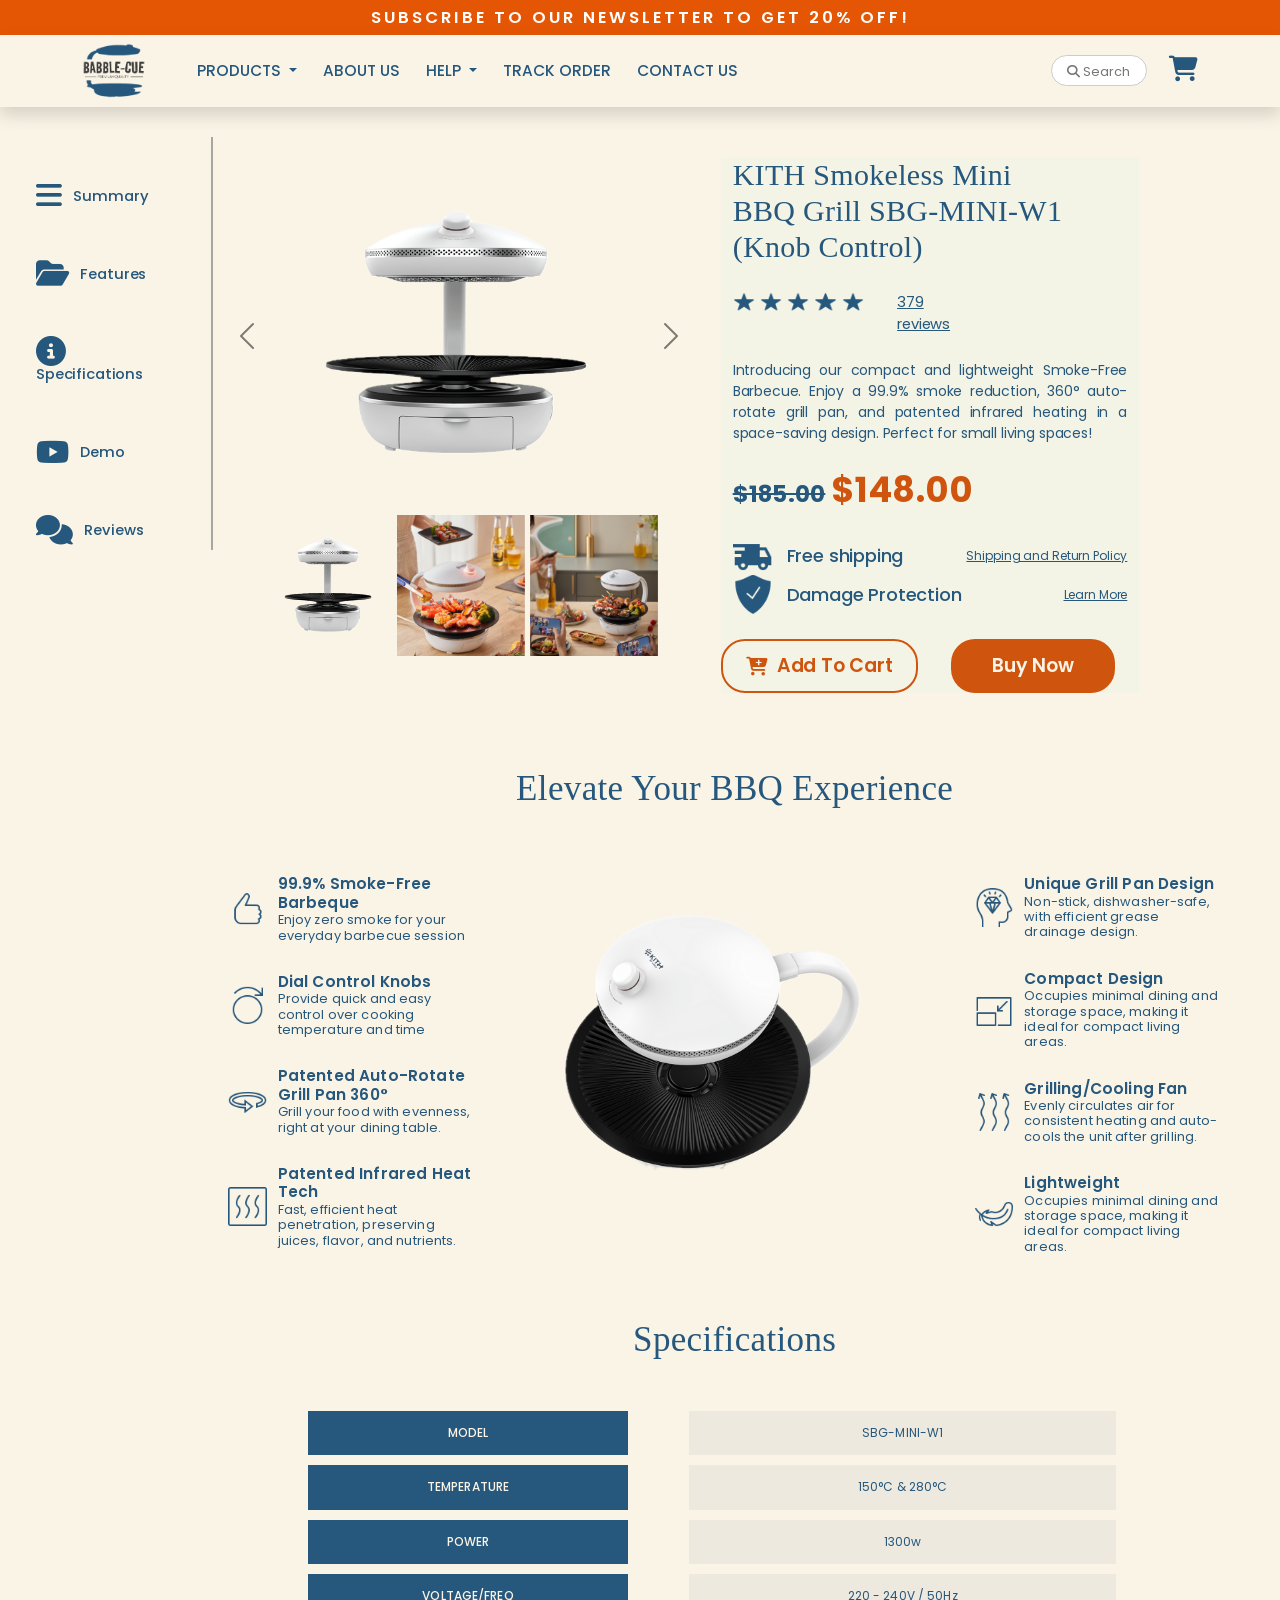
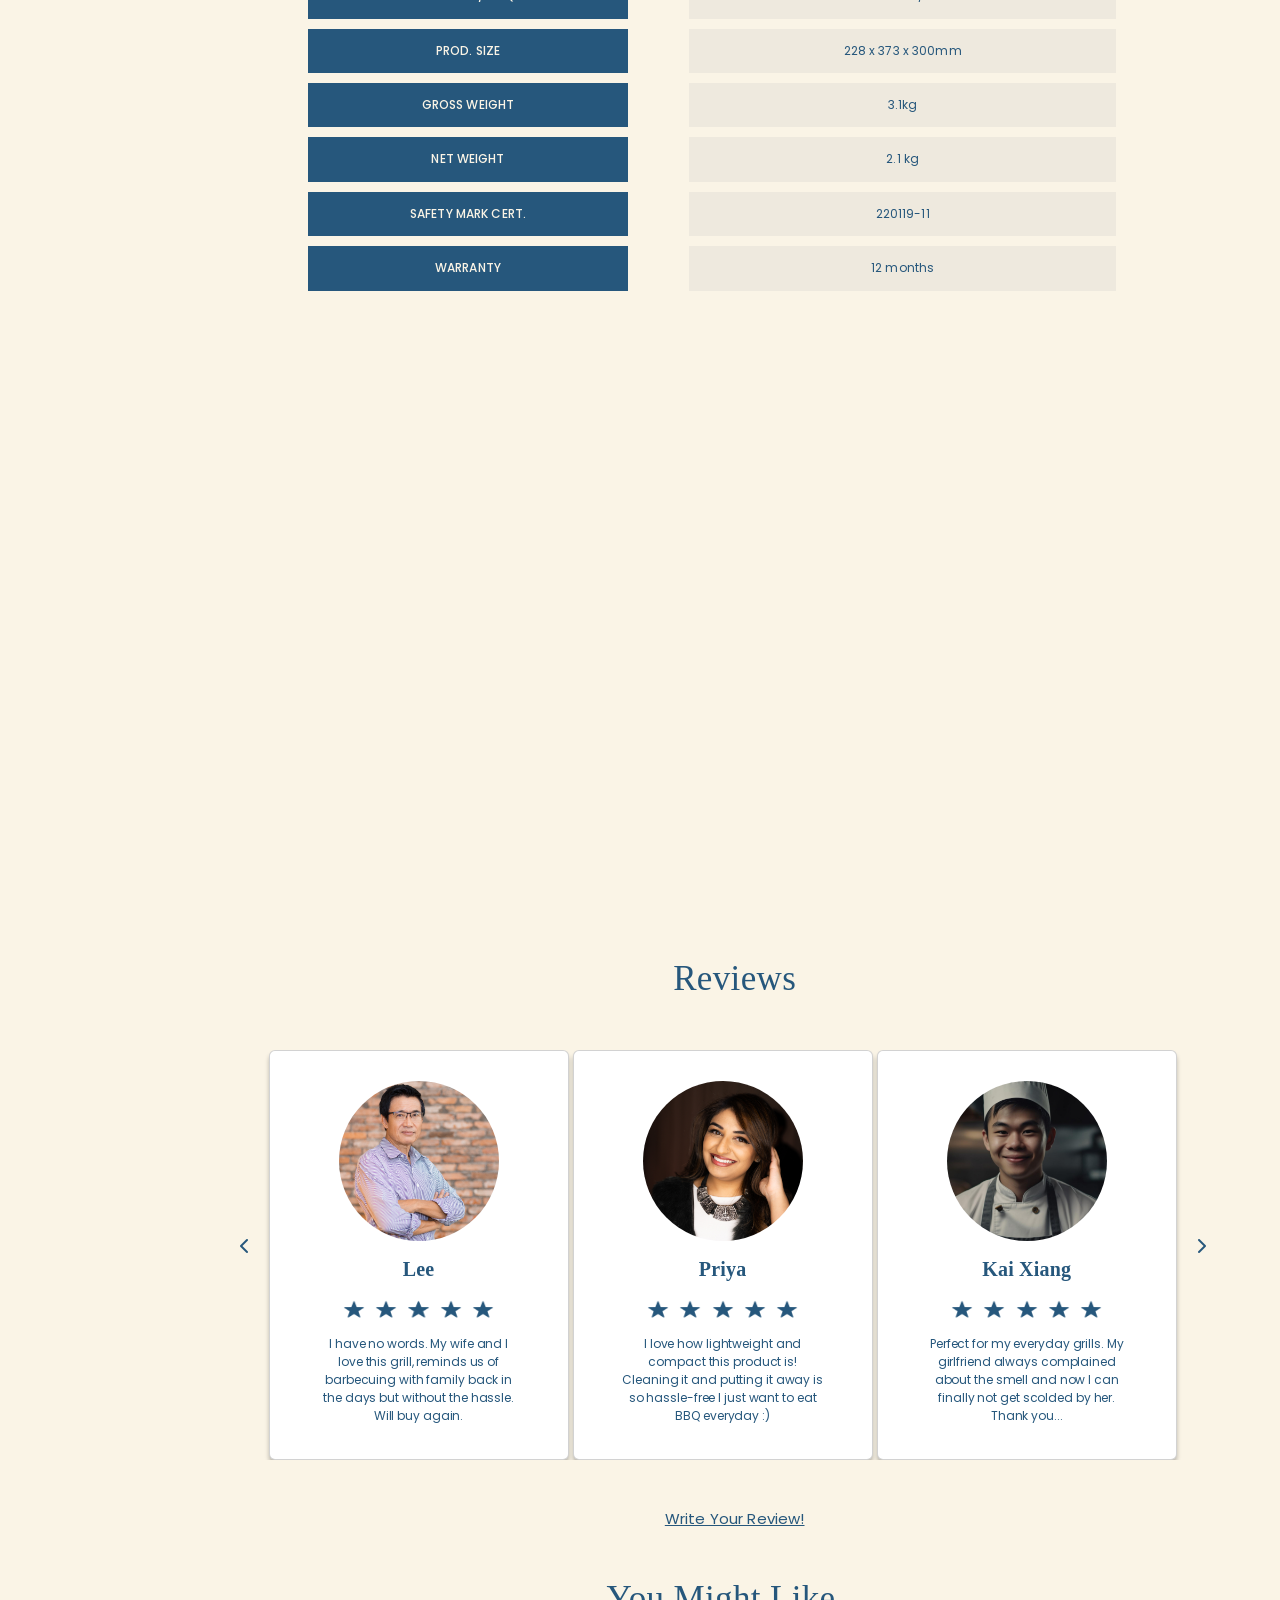
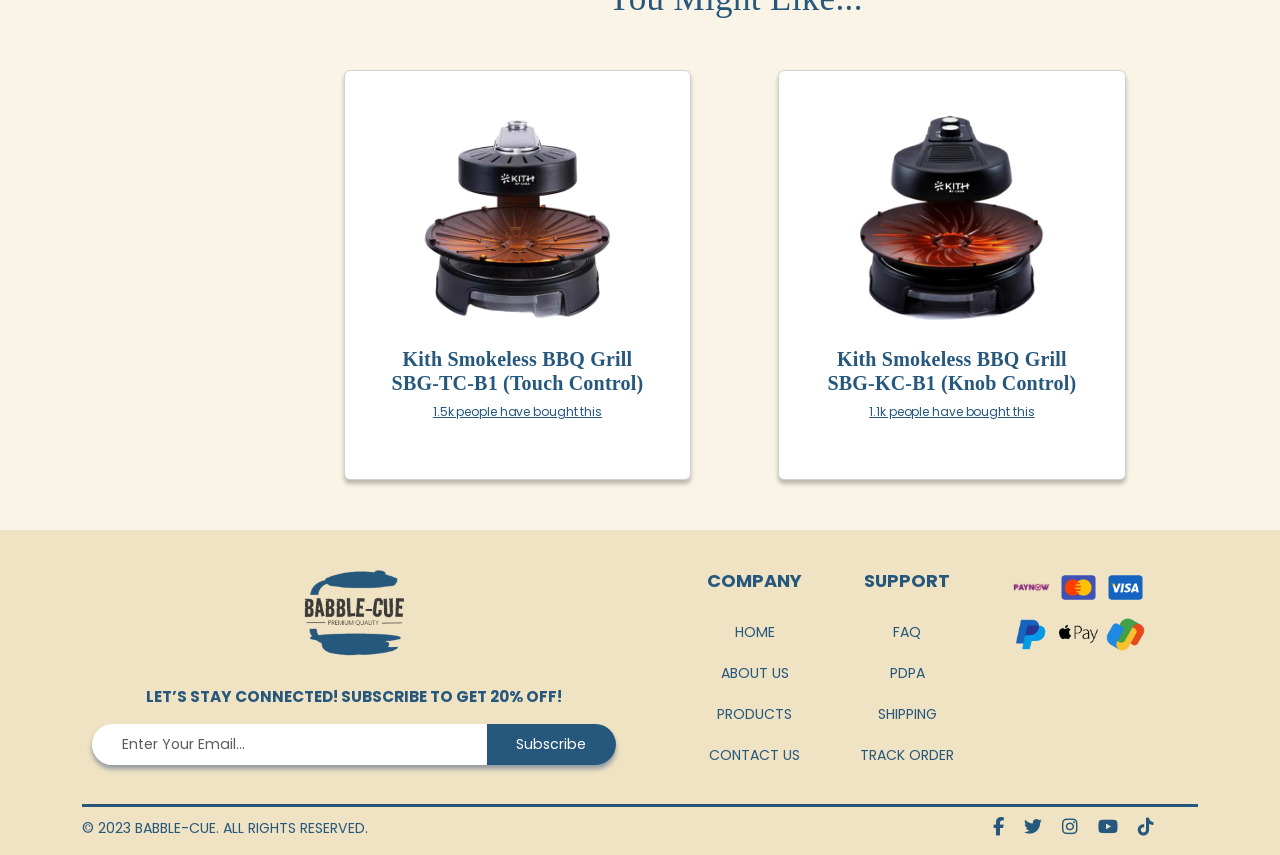
<file: product-mini.html>
<!DOCTYPE html>
<html>
    <head>
        <!-- Google Tag Manager -->
        <script>(function(w,d,s,l,i){w[l]=w[l]||[];w[l].push({'gtm.start':
        new Date().getTime(),event:'gtm.js'});var f=d.getElementsByTagName(s)[0],
        j=d.createElement(s),dl=l!='dataLayer'?'&l='+l:'';j.async=true;j.src=
        'https://www.googletagmanager.com/gtm.js?id='+i+dl;f.parentNode.insertBefore(j,f);
        })(window,document,'script','dataLayer','GTM-N95ZB4XJ');</script>
        <!-- End Google Tag Manager -->

        <title>Babble-Cue Mini</title>

        <!-- Language Control -->
        <meta charset="utf-8">

        <!-- Responsive control, using user scalable no (cannot zoom in)  -->
        <meta name="viewport" content="width=device-width,initial-scale=1">

        <!-- link style sheet -->
        <link rel="stylesheet" href="css/product.css">

        <!-- favicon -->
        <link rel="icon" type="image/x-icon" href="images/logo/favicon.ico">
        <meta description="Babble-Cue">

        <!-- links to font-awesome and bootstrap -->
        <link rel="stylesheet" href="https://cdnjs.cloudflare.com/ajax/libs/font-awesome/6.4.2/css/all.min.css" integrity="sha512-z3gLpd7yknf1YoNbCzqRKc4qyor8gaKU1qmn+CShxbuBusANI9QpRohGBreCFkKxLhei6S9CQXFEbbKuqLg0DA==" crossorigin="anonymous" referrerpolicy="no-referrer" />
        <link href="https://cdn.jsdelivr.net/npm/bootstrap@5.3.2/dist/css/bootstrap.min.css" rel="stylesheet" integrity="sha384-T3c6CoIi6uLrA9TneNEoa7RxnatzjcDSCmG1MXxSR1GAsXEV/Dwwykc2MPK8M2HN" crossorigin="anonymous">

        <!-- fonts -->
        <link rel="preconnect" href="https://fonts.googleapis.com">
        <link rel="preconnect" href="https://fonts.gstatic.com" crossorigin>
        <link href="https://fonts.googleapis.com/css2?family=Poppins:ital,wght@0,100;0,200;0,300;0,400;0,500;0,600;0,700;1,100;1,200;1,300;1,400;1,500;1,600;1,700&family=Tinos:ital@0;1&display=swap" rel="stylesheet">
        <link href="https://fonts.cdnfonts.com/css/georgia" rel="stylesheet">

    </head>

    <body>
        <!-- Google Tag Manager (noscript) -->
        <noscript><iframe src="https://www.googletagmanager.com/ns.html?id=GTM-N95ZB4XJ"
        height="0" width="0" style="display:none;visibility:hidden"></iframe></noscript>
        <!-- End Google Tag Manager (noscript) -->


        <!-- Navigation Start -->
        <div class="orangeBG text-center">
            <p class="navNewsletterText">Subscribe to our newsletter to get 20% off!</p>
        </div>
        <nav id="navBar" class="navbar navbar-expand-sm sticky-top shadow" style="background-color: #FAF4E6;">
            <div class="container">
                <button class="navbar-toggler" type="button" data-toggle="collapse" data-target="#navbarNav" aria-controls="navbarNav" aria-expanded="false" aria-label="Toggle navigation">
                    <span class="navbar-toggler-icon"></span>
                </button>

                <div style="width: 5vw; min-width: 50px;">
                    <a class="navbar-brand" href="index.html">
                        <img src="images/logo/logo.png" title="Babble-Cue" class="img-fluid">
                    </a>
                </div>
                
                <div class="d-block d-sm-none">
                    <a href="cart.html"><i class="fa-solid fa-cart-shopping navIcon"></i></a>
                </div>
                

                <div class="collapse navbar-collapse justify-content-between" id="navbarNav" style="padding: 0 0 0 3%;">
                    <ul class="navbar-nav navText">
                        <li class="nav-item dropdown">
                            <a class="nav-link dropdown-toggle" href="#" id="navbarDropdownMenuProducts" data-toggle="dropdown" aria-haspopup="true" aria-expanded="false">
                                Products
                            </a>
                            <div class="dropdown-menu" style="background-color: #FAF4E6; border: #FAF4E6;" aria-labelledby="navbarDropdownMenuProducts">
                                <a class="dropdown-item" href="product-mini.html">Kith Smokeless BBQ Grill (Mini)</a>
                                <a class="dropdown-item" href="product-touch.html">Kith Smokeless BBQ Grill Touch Control</a>
                                <a class="dropdown-item" href="product-knob.html">Kith Smokeless BBQ Grill Knob Control</a>
                            </div>
                            </li>
                        <li class="nav-item">
                            <a class="nav-link" href="about.html">About Us</a>
                        </li>
                        <li class="nav-item dropdown">
                            <a class="nav-link dropdown-toggle" href="#" id="navbarDropdownMenuHelp" data-toggle="dropdown" aria-haspopup="true" aria-expanded="false">
                                Help
                            </a>
                            <div class="dropdown-menu" style="background-color: #FAF4E6; border: #FAF4E6;" aria-labelledby="navbarDropdownMenuHelp">
                                <a class="dropdown-item" href="faq.html">Frequently Asked Questions</a>
                                <a class="dropdown-item" href="faq.html#shipping">Shipping & Returns</a>
                                <a class="dropdown-item" href="pdpa.html">PDPA</a>
                            </div>
                            </li>
                        <li class="nav-item">
                            <a class="nav-link" href="track.html">Track Order</a>
                        </li>
                        <li class="nav-item">
                            <a class="nav-link" href="contact.html">Contact Us</a>
                        </li>
                    </ul>
                    <div>
                        <input type="text" class="search-hover" name="" placeholder="&#xF002; Search here"/>
                    </div>
                </div>

                <div class="d-none d-sm-block" style="padding-left: 2%;">
                    <a href="cart.html"><i class="fa-solid fa-cart-shopping navIcon"></i></a>
                </div>
            </div>
        </nav>
        <!-- Navigation End -->



        <div id="productNav" class="list-group col-sm-2 d-none d-sm-block">
            <div class="prodNav">
                <a class="list-group-item list-group-item-action" id="scroll-list" href="#summary"><i class="fa-solid fa-bars fa-2xl"></i> &nbsp Summary</a>
            </div>
            <div class="prodNav">
                <a class="list-group-item list-group-item-action" id="scroll-list" href="#features"><i class="fa-solid fa-folder-open fa-2xl"></i> &nbsp Features</a>
            </div>
            <div class="prodNav">
                <a class="list-group-item list-group-item-action" id="scroll-list" href="#specifications"><i class="fa-solid fa-circle-info fa-2xl"></i> &nbsp Specifications</a>
            </div>
            <div class="prodNav">
                <a class="list-group-item list-group-item-action" id="scroll-list" href="#demo"><i class="fa-brands fa-youtube fa-2xl"></i> &nbsp Demo</a>
            </div>
            <div class="prodNav">
                <a class="list-group-item list-group-item-action" id="scroll-list" href="#reviews"><i class="fa-solid fa-comments fa-2xl"></i> &nbsp Reviews</a>
            </div>
          
        </div>




        <div class="lightBG">
            <div data-spy="scroll" data-target="#list-example" data-offset="0" class="scrollspy-example">
                <div id="summary">
                    <div class="row">
                        <div class="col-sm-2 col-xs-1"></div>

                        <div class="col-12 d-block d-sm-none">
                            <div class="product-name-xs">
                                KITH Smokeless Mini <br>BBQ Grill SBG-MINI-W1 <br>(Knob Control)
                            </div>
                        </div>

                        <div class="row review-carou">
                            <div class="col-sm-2"></div>
                            <div class="col-sm-5">
                                <div id="carouselExampleAutoplaying" class="carousel carousel-dark slide header-carou" data-bs-ride="carousel">
                                    <div class="carousel-inner" style="margin-left: 11%;">
                                        <div class="carousel-item active">
                                            <img src="images/products/grill-mini.png" id="carousel-img-top">
                                        </div>
                                        <div class="carousel-item">
                                            <img src="images/products/prod3-2.png" id="carousel-img-top">
                                        </div>
                                        <div class="carousel-item">
                                            <img src="images/products/prod3-3.png" id="carousel-img-top">
                                        </div>
                                        <div class="carousel-item">
                                            <img src="images/products/prod3-4.png" id="carousel-img-top">
                                        </div>
                                        <div class="carousel-item">
                                            <img src="images/products/prod3-5.jpeg" id="carousel-img-top">
                                        </div>
                                        <div class="carousel-item">
                                            <img src="images/products/prod3-6.png" id="carousel-img-top">
                                        </div>
                                    </div>

                                    <button class="carousel-control-prev" type="button" data-bs-target="#carouselExampleAutoplaying" data-bs-slide="prev">
                                      <span class="carousel-control-prev-icon" aria-hidden="true"></span>
                                      <span class="visually-hidden">Previous</span>
                                    </button>
                                    <button class="carousel-control-next" type="button" data-bs-target="#carouselExampleAutoplaying" data-bs-slide="next">
                                      <span class="carousel-control-next-icon" aria-hidden="true"></span>
                                      <span class="visually-hidden">Next</span>
                                    </button>
                                </div>

                                <div id="carouselExampleAutoplaying" class="carousel carousel-dark slide" data-bs-ride="carousel">
                                    <div class="carousel-inner" style="margin-left: 11%;">
                                        <div class="carousel-item active">
                                            <img src="images/products/grill-mini.png" id="carousel-img">
                                            <img src="images/products/prod3-2.png" id="carousel-img">
                                            <img src="images/products/prod3-3.png" id="carousel-img">
                                        </div>
                                        <div class="carousel-item">
                                            <img src="images/products/prod3-4.png" id="carousel-img">
                                            <img src="images/products/prod3-5.jpeg" id="carousel-img">
                                            <img src="images/products/prod3-6.png" id="carousel-img">                                        
                                        </div>
                                        
                                    </div>
                                </div>
                            </div>
    <!--                         <div class="col-sm-5 d-none d-sm-block feature">
                                <img src="images/products/prod1.png" id="carousel-img-top">
                                <div>
                                    <img src="images/products/prod1-2.png" id="carousel-img">
                                    <img src="images/products/prod1-3.png" id="carousel-img">
                                    <img src="images/products/prod1-4.png" id="carousel-img">
                                </div>
                            </div> -->



                            <div class="col-sm-4 product-info">
                                <div class="product-name d-none d-sm-block">
                                    KITH Smokeless Mini <br>BBQ Grill SBG-MINI-W1 <br>(Knob Control)
                                </div>
                                <div class="row product-intro">
                                    <div class="col-sm-5 col-5">
                                        <img src="images/products/star.png" id="star-img" />
                                        <img src="images/products/star.png" id="star-img" />
                                        <img src="images/products/star.png" id="star-img" />
                                        <img src="images/products/star.png" id="star-img" />
                                        <img src="images/products/star.png" id="star-img" />
                                    </div>
                                    <div class="col-sm-3 col-5" id="num-reviews">379 reviews</div>
                                </div>
                                <div class="desc product-intro">
                                    Introducing our compact and lightweight Smoke-Free Barbecue. Enjoy a 99.9% smoke reduction, 360° auto-rotate grill pan, and patented infrared heating in a space-saving design. Perfect for small living spaces!
                                </div>
                                <div class="row product-intro">
                                    <div class="col-sm-3 col-4" id="ogPrice">
                                        <s>$185.00</s>
                                    </div>
                                    <div class="col-sm-3 col-4" id="offerPrice">
                                        $148.00
                                    </div>
                                </div>
                                <div class="product-intro">
                                    <div class="policies">

                                        <div class="free-shipping">
                                            <img src="images/products/shipping-van.png" id="shipping-ico">
                                            <div id="free-shipping">
                                                Free shipping
                                            </div>
                                        </div>
                                        <div>
                                            <a href="#" id="shipping-policy">Shipping and Return Policy</a>
                                        </div>
                                    </div>  
                                </div>
                                <div>
                                    <div class="policies">
                                        <div class="free-shipping">
                                            <img src="images/products/shield.png" id="shipping-ico">
                                            <div id="free-shipping">
                                                Damage Protection
                                            </div>
                                        </div>
                                        <div>
                                            <a href="#" id="shipping-policy">Learn More</a>
                                        </div>
                                    </div>                                
                                </div>
                                <div class="product-intro">
                                    <div class="row cta">
                                        <a href="#" class="col-sm-6 col-5 add-cart" id="add-cart">
                                            <i class="fa-solid fa-cart-plus" id="cart-ico"></i>
                                            Add To Cart
                                        </a>
                                        <div class="col-sm-1 d-none d-sm-block"></div>
                                        <a href="cart.html" class="col-sm-5 col-5 purchase" id="buy-now">
                                            Buy Now
                                        </a>
                                    </div>
                                </div>

                            </div>
                        </div>
                    </div>

                <div id="features">
                    <div class="row title">
                        <div class="col-sm-2"></div>
                        <div class="col-sm-10 col-xs-2" id="feature-header">Elevate Your BBQ Experience</div>
                    </div>

                    
                    <div class="row">
                        <div class="col-sm-2"></div>
                        <div class="col-sm-3 col-12 feature">
                            <div class="row">
                                <div class="col-sm-2 col-3 feature-ico">
                                    <img src="images/products/ico/thumbsup.png" id="feature-icon">
                                </div>
                                <div class="col-sm-9 col-9 feat">
                                    <div id="feature-title">99.9% Smoke-Free Barbeque</div>
                                    <div id="feature-desc">Enjoy zero smoke for your everyday barbecue session</div>
                                </div>

                                <div class="col-sm-2 col-3 feature-ico">
                                    <img src="images/products/ico/knob.png" id="feature-icon">
                                </div>
                                <div class="col-sm-9 col-9 feat">
                                    <div id="feature-title">Dial Control Knobs</div>
                                    <div id="feature-desc">Provide quick and easy control over cooking temperature and time</div>
                                </div>

                                <div class="col-sm-2 col-3 feature-ico">
                                    <img src="images/products/ico/rotate.png" id="feature-icon">
                                </div>
                                <div class="col-sm-9 col-9 feat">
                                    <div id="feature-title">Patented Auto-Rotate Grill Pan 360°</div>
                                    <div id="feature-desc">Grill your food with evenness, right at your dining table.</div>
                                </div>

                                <div class="col-sm-2 col-3 feature-ico">
                                    <img src="images/products/ico/smoke.png" id="feature-icon">
                                </div>
                                <div class="col-sm-9 col-9 feat">
                                    <div id="feature-title">Patented Infrared Heat Tech</div>
                                    <div id="feature-desc">Fast, efficient heat penetration, preserving juices, flavor, and nutrients.</div>
                                </div>
                            </div>

                        </div>
                        <div class="col-sm-4 hide-800">
                            <img src="images/products/minigrill.png" id="product-img">
                        </div>
                        <div class="col-sm-3 col-12">
                            <div class="row">
                                <div class="col-sm-2 col-3 feature-ico">
                                    <img src="images/products/ico/idea.png" id="feature-icon">
                                </div>
                                <div class="col-sm-9 col-9 feat">
                                    <div id="feature-title">Unique Grill Pan Design</div>
                                    <div id="feature-desc">Non-stick, dishwasher-safe, with efficient grease drainage design.</div>
                                </div>

                                <div class="col-sm-2 col-3 feature-ico">
                                    <img src="images/products/ico/compact.png" id="feature-icon">
                                </div>
                                <div class="col-sm-9 col-9 feat">
                                    <div id="feature-title">Compact Design</div>
                                    <div id="feature-desc">Occupies minimal dining and storage space, making it ideal for compact living areas.</div>
                                </div>

                                <div class="col-sm-2 col-3 feature-ico">
                                    <img src="images/products/ico/heating.png" id="feature-icon">
                                </div>
                                <div class="col-sm-9 col-9 feat">
                                    <div id="feature-title">Grilling/Cooling Fan</div>
                                    <div id="feature-desc">Evenly circulates air for consistent heating and auto-cools the unit after grilling.</div>
                                </div>

                                <div class="col-sm-2 col-3 feature-ico">
                                    <img src="images/products/ico/lightweight.png" id="feature-icon">
                                </div>
                                <div class="col-sm-9 col-9 feat">
                                    <div id="feature-title">Lightweight</div>
                                    <div id="feature-desc">Occupies minimal dining and storage space, making it ideal for compact living areas.</div>
                                </div>
                            </div>
                        </div>
                    </div>

                </div>

                <div id="specifications">
                    <div class="row title">
                        <div class="col-sm-2"></div>
                        <div class="col-sm-10" id="feature-header">Specifications</div>
                    </div>

                    <div class="row specifications">
                        <div class="col-sm-3 col-0"></div>
                        <div class="col-sm-3 col-3 specs">
                            <div class="specifics">
                                Model
                            </div>
                        </div>
                        <div class="col-sm-2 col-1 space-right"></div>
                        <div class="col-sm-4 col-8 specs-info">
                            <div class="specifics-info">
                                SBG-MINI-W1
                            </div>
                        </div>
                    </div>

<!--                     <div class="row specifications">
                        <div class="col-sm-3 col-0"></div>
                        <div class="col-sm-3 col-3 specs">
                            <div class="col-sm-4 specifics">
                                Timer
                            </div>
                        </div>
                        <div class="col-sm-2 col-1 space-right"></div>
                        <div class="col-sm-4 col-8 specs-info">
                            <div class="col-sm-8 specifics-info">
                                Up to 99 minutes / Continuous
                            </div>
                        </div>
                    </div> -->

                    <div class="row specifications">
                        <div class="col-sm-3 col-0"></div>
                        <div class="col-sm-3 col-3 specs">
                            <div class="col-sm-4 specifics">
                                TEMPERATURE
                            </div>
                        </div>
                        <div class="col-sm-2 col-1 space-right"></div>
                        <div class="col-sm-4 col-8 specs-info">
                            <div class="col-sm-8 specifics-info">
                                150°C & 280°C
                            </div>
                        </div>
                    </div>

                    <div class="row specifications">
                        <div class="col-sm-3 col-0"></div>
                        <div class="col-sm-3 col-3 specs">
                            <div class="col-sm-4 specifics">
                                POWER
                            </div>
                        </div>
                        <div class="col-sm-2 col-1 space-right"></div>
                        <div class="col-sm-4 col-8 specs-info">
                            <div class="col-sm-8 specifics-info">
                                1300w
                            </div>
                        </div>
                    </div>

                    <div class="row specifications">
                        <div class="col-sm-3 col-0"></div>
                        <div class="col-sm-3 col-3 specs">
                            <div class="col-sm-4 specifics">
                                VOLTAGE/FREQ
                            </div>
                        </div>
                        <div class="col-sm-2 col-1 space-right"></div>
                        <div class="col-sm-4 col-8 specs-info">
                            <div class="col-sm-8 specifics-info">
                                220 - 240V / 50Hz
                            </div>
                        </div>
                    </div>

                    <div class="row specifications">
                        <div class="col-sm-3 col-0"></div>
                        <div class="col-sm-3 col-3 specs">
                            <div class="col-sm-4 specifics">
                                PROD. SIZE
                            </div>
                        </div>
                        <div class="col-sm-2 col-1 space-right"></div>
                        <div class="col-sm-4 col-8 specs-info">
                            <div class="col-sm-8 specifics-info">
                                228 x 373 x 300mm
                            </div>
                        </div>
                    </div>

                    <div class="row specifications">
                        <div class="col-sm-3 col-0"></div>
                        <div class="col-sm-3 col-3 specs">
                            <div class="col-sm-4 specifics">
                                GROSS WEIGHT
                            </div>
                        </div>
                        <div class="col-sm-2 col-1 space-right"></div>
                        <div class="col-sm-4 col-8 specs-info">
                            <div class="col-sm-8 specifics-info">
                                3.1kg
                            </div>
                        </div>
                    </div>

                    <div class="row specifications">
                        <div class="col-sm-3 col-0"></div>
                        <div class="col-sm-3 col-3 specs">
                            <div class="col-sm-4 specifics">
                                NET WEIGHT
                            </div>
                        </div>
                        <div class="col-sm-2 col-1 space-right"></div>
                        <div class="col-sm-4 col-8 specs-info">
                            <div class="col-sm-8 specifics-info">
                                2.1 kg
                            </div>
                        </div>
                    </div>

                    <div class="row specifications">
                        <div class="col-sm-3 col-0"></div>
                        <div class="col-sm-3 col-3 specs">
                            <div class="col-sm-5 specifics">
                                SAFETY MARK CERT.
                            </div>
                        </div>
                        <div class="col-sm-2 col-1 space-right"></div>
                        <div class="col-sm-4 col-8 specs-info">
                            <div class="col-sm-8 specifics-info">
                                220119-11
                            </div>
                        </div>
                    </div>

                    <div class="row specifications">
                        <div class="col-sm-3 col-0"></div>
                        <div class="col-sm-3 col-3 specs">
                            <div class="col-sm-4 specifics">
                                WARRANTY
                            </div>
                        </div>
                        <div class="col-sm-2 col-1 space-right"></div>
                        <div class="col-sm-4 col-8 specs-info">
                            <div class="col-sm-8 specifics-info">
                                12 months
                            </div>
                        </div>
                    </div>
                </div>

                <div id="demo">
                    <iframe width="560" height="315" src="https://www.youtube.com/embed/exQyXzaCMeM?si=fFGRBEjha7YepzV1&amp;start=1&autoplay=1&mute=1" title="YouTube video player" frameborder="0" allow="accelerometer; autoplay; clipboard-write; encrypted-media; gyroscope; picture-in-picture; web-share" allowfullscreen id="demo-vid"></iframe>

                </div>

                <div id="reviews">
                    <div class="row title">
                        <div class="col-sm-2"></div>
                        <div class="col-sm-10" id="feature-header">Reviews</div>
                    </div>

                    <div class="row review-carou">
                        <div class="col-sm-2"></div>
                        <div class="col-sm-10 hide-mobile">
                            <div id="carouselExampleIndicators2" class="carousel slide" data-ride="carousel">
                                <div class="carousel-inner">
                                    <!-- active -->
                                    <div class="carousel-item active">
                                        <div class="row">
                                            <div class="col-sm-1 carousel-arrow">
                                                <a class="btn btn-primary mb-3 mr-1 arrow" href="#carouselExampleIndicators2" role="button" data-slide="prev">
                                                    <i class="fa-solid fa-chevron-left" style="color:#26577C;"></i>
                                                </a>
                                            </div>
                                            <div class="col-md-3 col-12 card-row">
                                                <div class="card">
                                                    <div class="profile">
                                                        <img src="images/products/profile/lee.png" id="profile-photo">
                                                    </div>
                                                    <div class="card-body">
                                                        <h4 class="card-title">Lee</h4>
                                                        <h2>
                                                            <img src="images/products/star.png" id="star-img">
                                                            <img src="images/products/star.png" id="star-img">
                                                            <img src="images/products/star.png" id="star-img">
                                                            <img src="images/products/star.png" id="star-img">
                                                            <img src="images/products/star.png" id="star-img">
                                                        </h2>
                                                        <p class="card-text">I have no words. My wife and I love this grill, reminds us of barbecuing with family back in the days but without the hassle. Will buy again.</p>
                                                    </div>
                                                </div>
                                            </div>

                                            <div class="col-md-4 card-row">
                                                <div class="card">
                                                    <div class="profile">
                                                        <img src="images/products/profile/priya.png" id="profile-photo">
                                                    </div>
                                                    <div class="card-body">
                                                        <h4 class="card-title">Priya</h4>
                                                        <h2>
                                                            <img src="images/products/star.png" id="star-img">
                                                            <img src="images/products/star.png" id="star-img">
                                                            <img src="images/products/star.png" id="star-img">
                                                            <img src="images/products/star.png" id="star-img">
                                                            <img src="images/products/star.png" id="star-img">
                                                        </h2>
                                                        <p class="card-text">I love how lightweight and compact this product is! Cleaning it and putting it away is so hassle-free I just want to eat BBQ everyday :)</p>
                                                    </div>
                                                </div>
                                            </div>
                                            
                                            <div class="col-md-3 card-row">
                                                <div class="card">
                                                    <div class="profile">
                                                        <img src="images/products/profile/kaixiang.png" id="profile-photo">
                                                    </div>
                                                    <div class="card-body">
                                                        <h4 class="card-title">Kai Xiang</h4>
                                                        <h2>
                                                            <img src="images/products/star.png" id="star-img">
                                                            <img src="images/products/star.png" id="star-img">
                                                            <img src="images/products/star.png" id="star-img">
                                                            <img src="images/products/star.png" id="star-img">
                                                            <img src="images/products/star.png" id="star-img">
                                                        </h2>
                                                        <p class="card-text">Perfect for my everyday grills. My girlfriend always complained about the smell and now I can finally not get scolded by her. Thank you...</p>
                                                    </div>
                                                </div>
                                            </div>

                                            <div class="col-sm-1 carousel-arrow">
                                                <a class="btn btn-primary mb-3 mr-1 arrow" href="#carouselExampleIndicators2" role="button" data-slide="next">
                                                    <i class="fa-solid fa-chevron-right" style="color:#26577C;"></i>
                                                </a>
                                            </div>
                                            
                                        </div>
                                    </div>

                                    <!-- remaining cards -->
                                    <div class="carousel-item">
                                        <div class="row">
                                            <div class="col-sm-1 carousel-arrow">
                                                <a class="btn btn-primary mb-3 mr-1 arrow" href="#carouselExampleIndicators2" role="button" data-slide="prev">
                                                    <i class="fa-solid fa-chevron-left" style="color:#26577C;"></i>
                                                </a>
                                            </div>

                                            <div class="col-md-3 card-row">
                                                <div class="card">
                                                    <div class="profile">
                                                        <img src="images/products/profile/syafiqah.png" id="profile-photo">
                                                    </div>
                                                    <div class="card-body">
                                                        <h4 class="card-title">Syafiqah</h4>
                                                        <h2>
                                                            <img src="images/products/star.png" id="star-img">
                                                            <img src="images/products/star.png" id="star-img">
                                                            <img src="images/products/star.png" id="star-img">
                                                            <img src="images/products/star.png" id="star-img">
                                                            <img src="images/products/star.png" id="star-img">
                                                        </h2>
                                                        <p class="card-text">Heating is faster than the bigger ver and it's much lighter! Prefect size for family of 3. Smokeless as it claimed. Now we can enjoy bbq indoor anytime</p>
                                                    </div>
                                                </div>
                                            </div>

                                            <div class="col-md-4 card-row">
                                                <div class="card">
                                                    <div class="profile">
                                                        <img src="images/products/profile/zihui.png" id="profile-photo">
                                                    </div>
                                                    <div class="card-body">
                                                        <h4 class="card-title">Zi Hui</h4>
                                                        <h2>
                                                            <img src="images/products/star.png" id="star-img">
                                                            <img src="images/products/star.png" id="star-img">
                                                            <img src="images/products/star.png" id="star-img">
                                                            <img src="images/products/star.png" id="star-img">
                                                            <img src="images/products/star.png" id="star-img">
                                                        </h2>
                                                        <p class="card-text">Ideal for a party of 3 and cook faster than expected on high temp. Less oily after meal too</p>
                                                    </div>
                                                </div>
                                            </div>
                                            
                                            <div class="col-md-3 card-row">
                                                <div class="card">
                                                    <div class="profile">
                                                        <img src="images/products/profile/keqing.png" id="profile-photo">
                                                    </div>
                                                    <div class="card-body">
                                                        <h4 class="card-title">Ke Qing</h4>
                                                        <h2>
                                                            <img src="images/products/star.png" id="star-img">
                                                            <img src="images/products/star.png" id="star-img">
                                                            <img src="images/products/star.png" id="star-img">
                                                            <img src="images/products/star.png" id="star-img">
                                                            <img src="images/products/star.png" id="star-img">
                                                        </h2>
                                                        <p class="card-text">White is very nice. Size is compact and lightweight. Good for small families of 3. Highly recommend.</p>
                                                    </div>
                                                </div>
                                            </div>

                                            <div class="col-sm-1 carousel-arrow">
                                                <a class="btn btn-primary mb-3 mr-1 arrow" href="#carouselExampleIndicators2" role="button" data-slide="next">
                                                    <i class="fa-solid fa-chevron-right" style="color:#26577C;"></i>
                                                </a>
                                            </div>

                                        </div>
                                    </div>
                                </div>
                            </div>
                        </div>
                    </div>

                    <div class="row review-carou">
                        <div class="col-sm-2"></div>
                        <div class="col-sm-10 hide-sm">
                            <div id="carouselExampleAutoplaying1" class="carousel carousel-dark slide d-block d-sm-none" data-bs-ride="carousel">
                                <div class="carousel-inner">
                                    <div class="carousel-item active" style="padding: 0 5% 0 15%;">
                                        <div class="card h-100 cardBG">
                                            <div class="profile" style="padding-top: 5%;">
                                                <img src="images/products/profile/lee.png" id="profile-photo">
                                            </div>
                                            <div class="card-body">
                                                <h4 class="card-title">Lee</h4>
                                                <h2>
                                                    <img src="images/products/star.png" id="star-img">
                                                    <img src="images/products/star.png" id="star-img">
                                                    <img src="images/products/star.png" id="star-img">
                                                    <img src="images/products/star.png" id="star-img">
                                                    <img src="images/products/star.png" id="star-img">
                                                </h2>
                                                <p class="card-text">I have no words. My wife and I love this grill, reminds us of barbecuing with family back in the days but without the hassle. Will buy again.</p>
                                            </div>
                                        </div>
                                    </div>
                                    <div class="carousel-item" style="padding: 0 5% 0 15%;">
                                        <div class="card h-100 cardBG">
                                            <div class="profile" style="padding-top: 5%;">
                                                <img src="images/products/profile/priya.png" id="profile-photo">
                                            </div>
                                            <div class="card-body">
                                                <h4 class="card-title">Priya</h4>
                                                <h2>
                                                    <img src="images/products/star.png" id="star-img">
                                                    <img src="images/products/star.png" id="star-img">
                                                    <img src="images/products/star.png" id="star-img">
                                                    <img src="images/products/star.png" id="star-img">
                                                    <img src="images/products/star.png" id="star-img">
                                                </h2>
                                                <p class="card-text">I love how lightweight and compact this product is! Cleaning it and putting it away is so hassle-free I just want to eat BBQ everyday :)</p>
                                            </div>
                                        </div>
                                    </div>
                                    <div class="carousel-item" style="padding: 0 5% 0 15%;">
                                        <div class="card cardBG">
                                            <div class="profile" style="padding-top: 5%;">
                                                <img src="images/products/profile/kaixiang.png" id="profile-photo">
                                            </div>
                                            <div class="card-body">
                                                <h4 class="card-title">Kai Xiang</h4>
                                                <h2>
                                                    <img src="images/products/star.png" id="star-img">
                                                    <img src="images/products/star.png" id="star-img">
                                                    <img src="images/products/star.png" id="star-img">
                                                    <img src="images/products/star.png" id="star-img">
                                                    <img src="images/products/star.png" id="star-img">
                                                </h2>
                                                <p class="card-text">Perfect for my everyday grills. My girlfriend always complained about the smell and now I can finally not get scolded by her. Thank you...</p>
                                            </div>
                                        </div>
                                    </div>

                                    <div class="carousel-item" style="padding: 0 5% 0 15%;">
                                        <div class="card cardBG">
                                            <div class="profile" style="padding-top: 5%;">
                                                <img src="images/products/profile/syafiqah.png" id="profile-photo">
                                            </div>
                                            <div class="card-body">
                                                <h4 class="card-title">Syafiqah</h4>
                                                <h2>
                                                    <img src="images/products/star.png" id="star-img">
                                                    <img src="images/products/star.png" id="star-img">
                                                    <img src="images/products/star.png" id="star-img">
                                                    <img src="images/products/star.png" id="star-img">
                                                    <img src="images/products/star.png" id="star-img">
                                                </h2>
                                                <p class="card-text">Heating is faster than the bigger ver and it's much lighter! Prefect size for family of 3Smokeless as it claimed. Now we can enjoy bbq indoor anytime</p>
                                            </div>
                                        </div>
                                    </div>
                                    <div class="carousel-item" style="padding: 0 5% 0 15%;">
                                        <div class="card cardBG">
                                            <div class="profile" style="padding-top: 5%;">
                                                <img src="images/products/profile/zihui.png" id="profile-photo">
                                            </div>
                                            <div class="card-body">
                                                <h4 class="card-title">Zi Hui</h4>
                                                <h2>
                                                    <img src="images/products/star.png" id="star-img">
                                                    <img src="images/products/star.png" id="star-img">
                                                    <img src="images/products/star.png" id="star-img">
                                                    <img src="images/products/star.png" id="star-img">
                                                    <img src="images/products/star.png" id="star-img">
                                                </h2>
                                                <p class="card-text">Ideal for a party of 3 and cook faster than expected on high temp. Less oily after meal too</p>
                                            </div>
                                        </div>
                                    </div>
                                    <div class="carousel-item" style="padding: 0 5% 0 15%;">
                                        <div class="card cardBG">
                                            <div class="profile" style="padding-top: 5%;">
                                                <img src="images/products/profile/keqing.png" id="profile-photo">
                                            </div>
                                            <div class="card-body">
                                                <h4 class="card-title">Ke Qing</h4>
                                                <h2>
                                                    <img src="images/products/star.png" id="star-img">
                                                    <img src="images/products/star.png" id="star-img">
                                                    <img src="images/products/star.png" id="star-img">
                                                    <img src="images/products/star.png" id="star-img">
                                                    <img src="images/products/star.png" id="star-img">
                                                </h2>
                                                <p class="card-text">White is very nice. Size is compact and lightweight. Good for small families of 3. Highly recommend</p>
                                            </div>
                                        </div>
                                    </div>
                                </div>
                                <button class="carousel-control-prev" type="button" data-bs-target="#carouselExampleAutoplaying1" data-bs-slide="prev">
                                  <span class="carousel-control-prev-icon" aria-hidden="true"></span>
                                  <span class="visually-hidden">Previous</span>
                                </button>
                                <button class="carousel-control-next" type="button" data-bs-target="#carouselExampleAutoplaying1" data-bs-slide="next">
                                  <span class="carousel-control-next-icon" aria-hidden="true"></span>
                                  <span class="visually-hidden">Next</span>
                                </button>
                            </div>
                        </div>
                    </div>


                    <div class="row title">
                        <div class="col-sm-2"></div>
                        <div class="col-sm-10" id="review-link">Write Your Review!</div>
                    </div>

                </div>


                <div id="other">
                    <div class="row title">
                        <div class="col-sm-2"></div>
                        <div class="col-sm-10" id="feature-header">You Might Like...</div>
                    </div>

                    <div class="row">
                        <div class="col-sm-2"></div>
                        <div class="col-sm-10 col-12 card-row">
                            <div class="card col-sm-4 col-6">
                                <a href="product-touch.html" style="text-decoration-line: none;">
                                    <div class="profile">
                                        <img src="images/products/prod1.png" id="product-icon">
                                    </div>
                                    <div class="card-body">
                                        <p class="card-title">Kith Smokeless BBQ Grill SBG-TC-B1 (Touch Control)</p>
                                        <p class="card-text" style="text-decoration-line: underline;">1.5k people have bought this</p>
                                    </div>
                                </a>
                            </div>
                            <div class="col-sm-1"></div>
                            <div class="card col-sm-4 col-6">
                                <a href="product-knob.html" style="text-decoration-line: none;">
                                    <div class="profile">
                                        <img src="images/products/grill-knob.png" id="product-icon">
                                    </div>
                                    <div class="card-body">
                                        <p class="card-title">Kith Smokeless BBQ Grill SBG-KC-B1 (Knob Control)</p>
                                        <p class="card-text" style="text-decoration-line: underline;">1.1k people have bought this</p>
                                    </div>
                                </a>
                            </div>
                        </div>

                    </div>
                </div>

        </div>



        <!-- Footer -->
        <footer style="background-color: #F0E3C3;">
            <div class="container d-none d-sm-block" style="padding-top: 3%;">
                <div class="row">
                    <div class="col-6 text-center" style="padding-left: 2%;">
                        <img src="images/logo/logo.png" alt="babble-cue logo" class="footerLogo mx-auto d-block">
                        <p class="footerNewsletter"><strong>Let’s stay connected! Subscribe to get 20% off!</strong></p>
                        <div class="input-group mb-3 input-shadow">
                            <input type="text" id="rounded-left" class="form-control subscribeInput" placeholder="Enter Your Email...">
                            <span class="input-group-text subscribeBtn" id="rounded-right">Subscribe</span>
                        </div>
                    </div>
                    <div class="col-2 d-flex justify-content-end text-center">
                        <div class="footerLinks">
                            <p><strong>COMPANY</strong></p>
                            <ul>
                                <li><a href="index.html">HOME</a><br></li>
                                <li><a href="about.html">ABOUT US</a><br></li>
                                <li><a href="about.html#products">PRODUCTS</a><br></li>
                                <li><a href="contact.html">CONTACT US</a></li>
                            </ul>
                        </div>
                    </div>
                    <div class="col-2 text-center">
                        <div class="footerLinks">
                            <p><strong>SUPPORT</strong></p>
                            <ul>
                                <li><a href="faq.html">FAQ</a></li>
                                <li><a href="pdpa.html">PDPA</a></li>
                                <li><a href="faq.html#shipping">SHIPPING</a></li>
                                <li><a href="track.html">TRACK ORDER</a></li>
                            </ul>
                        </div>
                    </div>
                    <div class="col-2" style="padding-right: 3%;">
                        <div class="row row-cols-sm-3 g-2">
                            <img src="images/nav/footer/paynow-logo-2.png" alt="paynow" class="img-fluid col-sm-4 mx-auto d-block object-fit-contain"/>
                            <img src="images/nav/footer/icons8-mastercard-480.png" alt="mastercard" class="img-fluid col-sm-4 mx-auto d-block object-fit-contain"/>
                            <img src="images/nav/footer/icons8-visa-480.png" alt="visa" class="img-fluid col-sm-4 mx-auto d-block object-fit-contain" />
                            <img src="images/nav/footer/icons8-paypal-480.png" alt="paypal" class="img-fluid col-sm-4 mx-auto d-block object-fit-contain" />
                            <img src="images/nav/footer/Apple-Pay-Logo-2014.png" alt="apple pay" class="img-fluid col-sm-4 mx-auto d-block object-fit-contain" />
                            <img src="images/nav/footer/icons8-google-pay-480.png" alt="google pay" class="img-fluid col-sm-4 mx-auto d-block object-fit-contain" />
                        </div>
                        
                    </div>
                </div>
                <div style="padding-top: 2%;"></div>
                <div class="row footerLine container" style="margin: auto;">
                    <hr class="solid">
                </div>
                <div class="row" style="padding-top: 1%;">
                    <div class="col-6">
                        <p class="footerCopywrite">&copy; 2023 BABBLE-CUE. ALL RIGHTS RESERVED.</p>
                    </div>
                    <div class="col-6 d-flex justify-content-end socialsIcon">
                        <i class="fa-brands fa-facebook-f"></i>
                        <i class="fa-brands fa-twitter"></i>
                        <i class="fa-brands fa-instagram"></i>
                        <i class="fa-brands fa-youtube"></i>
                        <i class="fa-brands fa-tiktok"></i>
                    </div>
                </div>
            </div>





            <div class="container d-block d-sm-none text-center" style="padding-top: 3%;">
                <img src="images/logo/logo.png" alt="babble-cue logo" class="footerLogo mx-auto d-block">
                <p class="footerNewsletter"><strong>Let’s stay connected! Subscribe to get 20% off!</strong></p>
                <div style="padding: 0 5%;">
                    <div class="input-group mb-3 input-shadow">
                        <input type="text" id="rounded-left" class="form-control subscribeInput" placeholder="Enter Your Email...">
                        <span class="input-group-text subscribeBtn" id="rounded-right">Subscribe</span>
                    </div>
                </div>
                
                <div class="row">
                    <div class="col-6">
                        <div class="footerLinks">
                            <p><strong>COMPANY</strong></p>
                            <ul>
                                <li><a href="index.html">HOME</a></li>
                                <li><a href="about.html">ABOUT US</a></li>
                                <li><a href="about.html#products">PRODUCTS</a></li>
                                <li><a href="contact.html">CONTACT US</a></li>
                            </ul>
                        </div>
                    </div>
                    <div class="col-6">
                        <div class="footerLinks">
                            <p><strong>SUPPORT</strong></p>
                            <ul>
                                <li><a href="faq.html">FAQ</a></li>
                                <li><a href="pdpa.html">PDPA</a></li>
                                <li><a href="faq.html#shipping">SHIPPING</a></li>
                                <li><a href="track.html">TRACK ORDER</a></li>
                            </ul>
                        </div>
                    </div>
                </div>
                <div style="padding: 0 20%;">
                    <div class="row g-2 container d-flex justify-content-center" style="padding-top: 3%;">
                        <img src="images/nav/footer/paynow-logo-2.png" alt="paynow" class="img-fluid col-2 mx-auto d-block object-fit-contain" />
                        <img src="images/nav/footer/icons8-mastercard-480.png" alt="mastercard" class="img-fluid col-2 mx-auto d-block object-fit-contain" />
                        <img src="images/nav/footer/icons8-visa-480.png" alt="visa" class="img-fluid col-2 mx-auto d-block object-fit-contain" />
                        <img src="images/nav/footer/icons8-paypal-480.png" alt="paypal" class="img-fluid col-2 mx-auto d-block object-fit-contain" />
                        <img src="images/nav/footer/Apple-Pay-Logo-2014.png" alt="applepay" class="img-fluid col-2 mx-auto d-block object-fit-contain" />
                        <img src="images/nav/footer/icons8-google-pay-480.png" alt="googlepay" class="img-fluid col-2 mx-auto d-block object-fit-contain" />
                    </div>
                </div>
                
                <div style="padding-top: 2%;"></div>
                <div class="row footerLine container" style="margin: auto;">
                    <hr class="solid">
                </div>
                
                <div class="footerEnd" style="padding-top: 1%;">
                    <p class="footerCopywrite">&copy; 2023 BABBLE-CUE. ALL RIGHTS RESERVED.</p>
                    <i class="fa-brands fa-facebook-f"></i>
                    <i class="fa-brands fa-twitter"></i>
                    <i class="fa-brands fa-instagram"></i>
                    <i class="fa-brands fa-youtube"></i>
                    <i class="fa-brands fa-tiktok"></i>
                </div>
                <div style="padding-top: 3%;"></div>
                </div>
            </div>
        </footer>
        <!-- Footer End -->
        


        <!-- Bootstrap scripts -->
        <script src="https://code.jquery.com/jquery-3.2.1.slim.min.js" integrity="sha384-KJ3o2DKtIkvYIK3UENzmM7KCkRr/rE9/Qpg6aAZGJwFDMVNA/GpGFF93hXpG5KkN" crossorigin="anonymous"></script>
        <script src="https://cdn.jsdelivr.net/npm/popper.js@1.12.9/dist/umd/popper.min.js" integrity="sha384-ApNbgh9B+Y1QKtv3Rn7W3mgPxhU9K/ScQsAP7hUibX39j7fakFPskvXusvfa0b4Q" crossorigin="anonymous"></script>
        <script src="https://cdn.jsdelivr.net/npm/bootstrap@4.0.0/dist/js/bootstrap.min.js" integrity="sha384-JZR6Spejh4U02d8jOt6vLEHfe/JQGiRRSQQxSfFWpi1MquVdAyjUar5+76PVCmYl" crossorigin="anonymous"></script>

        <!-- Bootstrap scripts -->
        <script src="https://cdn.jsdelivr.net/npm/@popperjs/core@2.11.8/dist/umd/popper.min.js" integrity="sha384-I7E8VVD/ismYTF4hNIPjVp/Zjvgyol6VFvRkX/vR+Vc4jQkC+hVqc2pM8ODewa9r" crossorigin="anonymous"></script>
        <script src="https://cdn.jsdelivr.net/npm/bootstrap@5.3.2/dist/js/bootstrap.min.js" integrity="sha384-BBtl+eGJRgqQAUMxJ7pMwbEyER4l1g+O15P+16Ep7Q9Q+zqX6gSbd85u4mG4QzX+" crossorigin="anonymous"></script>

    </body>
</html>
</file>
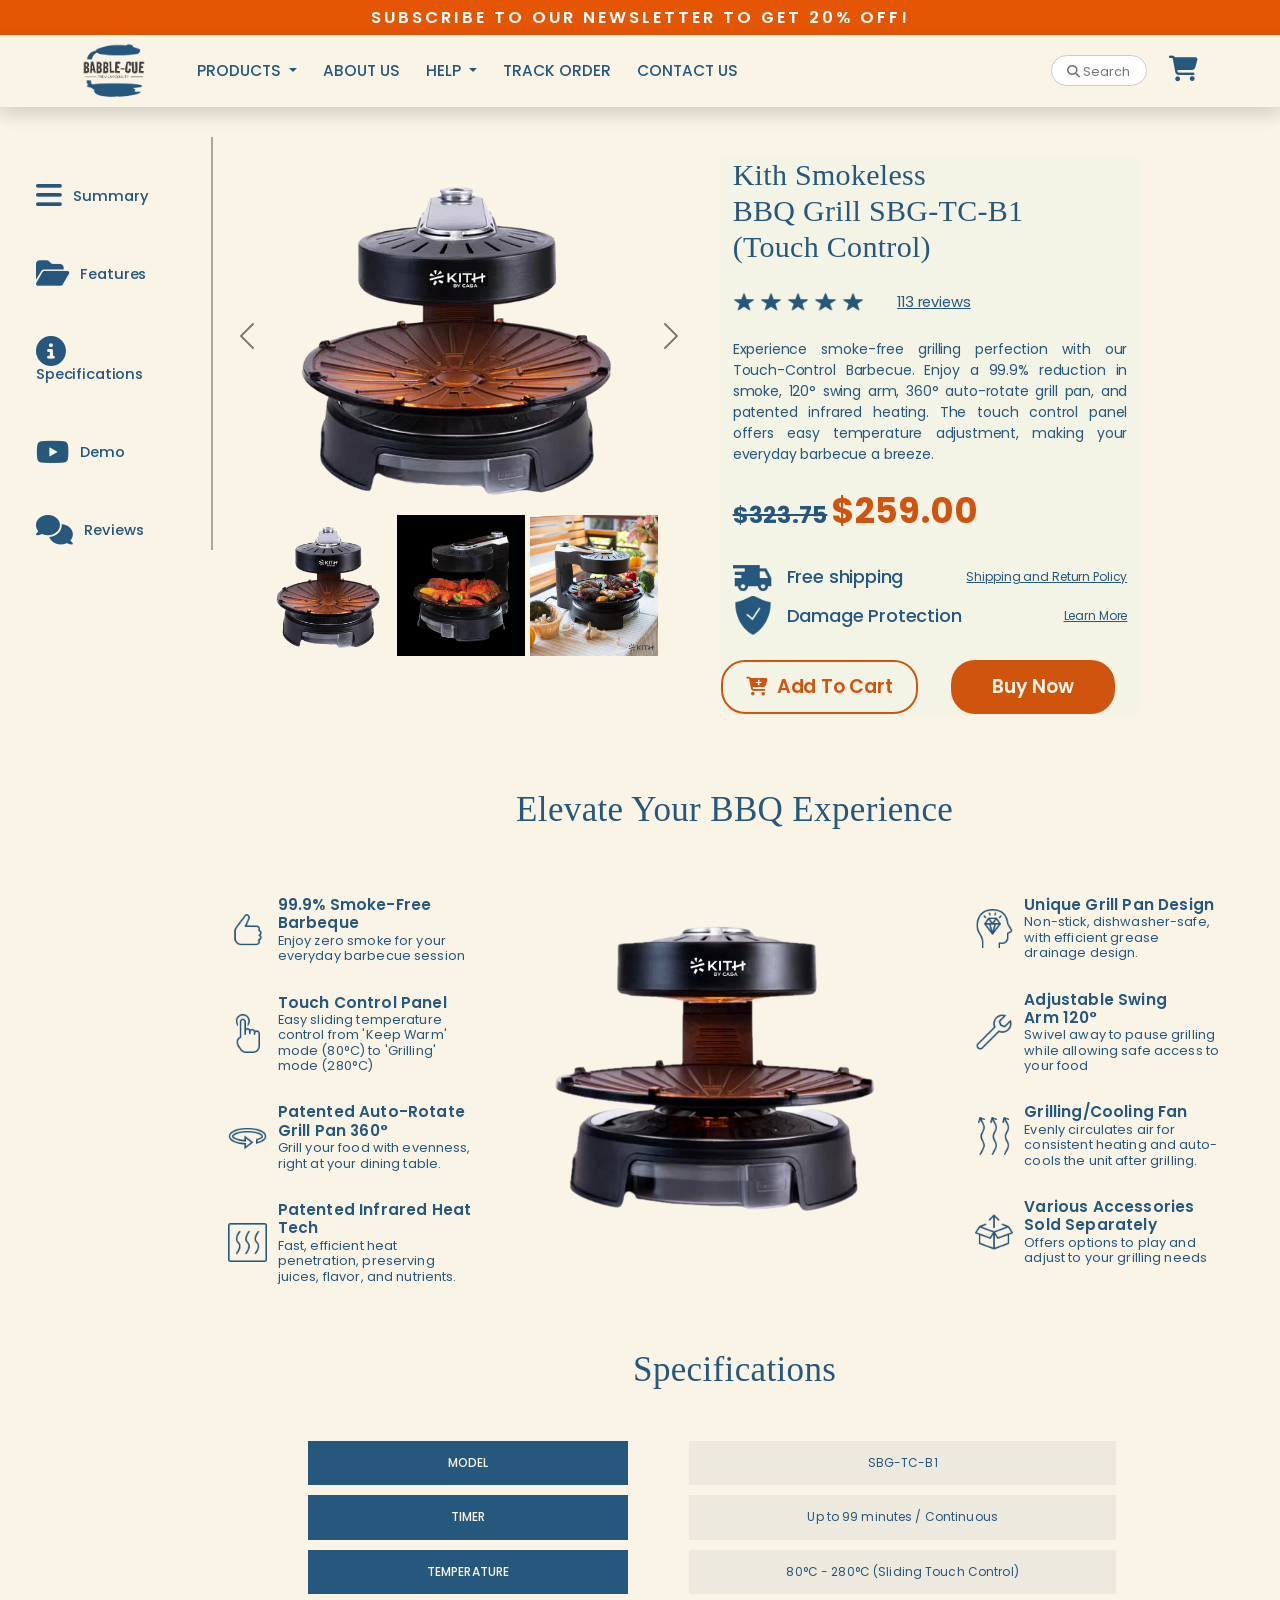
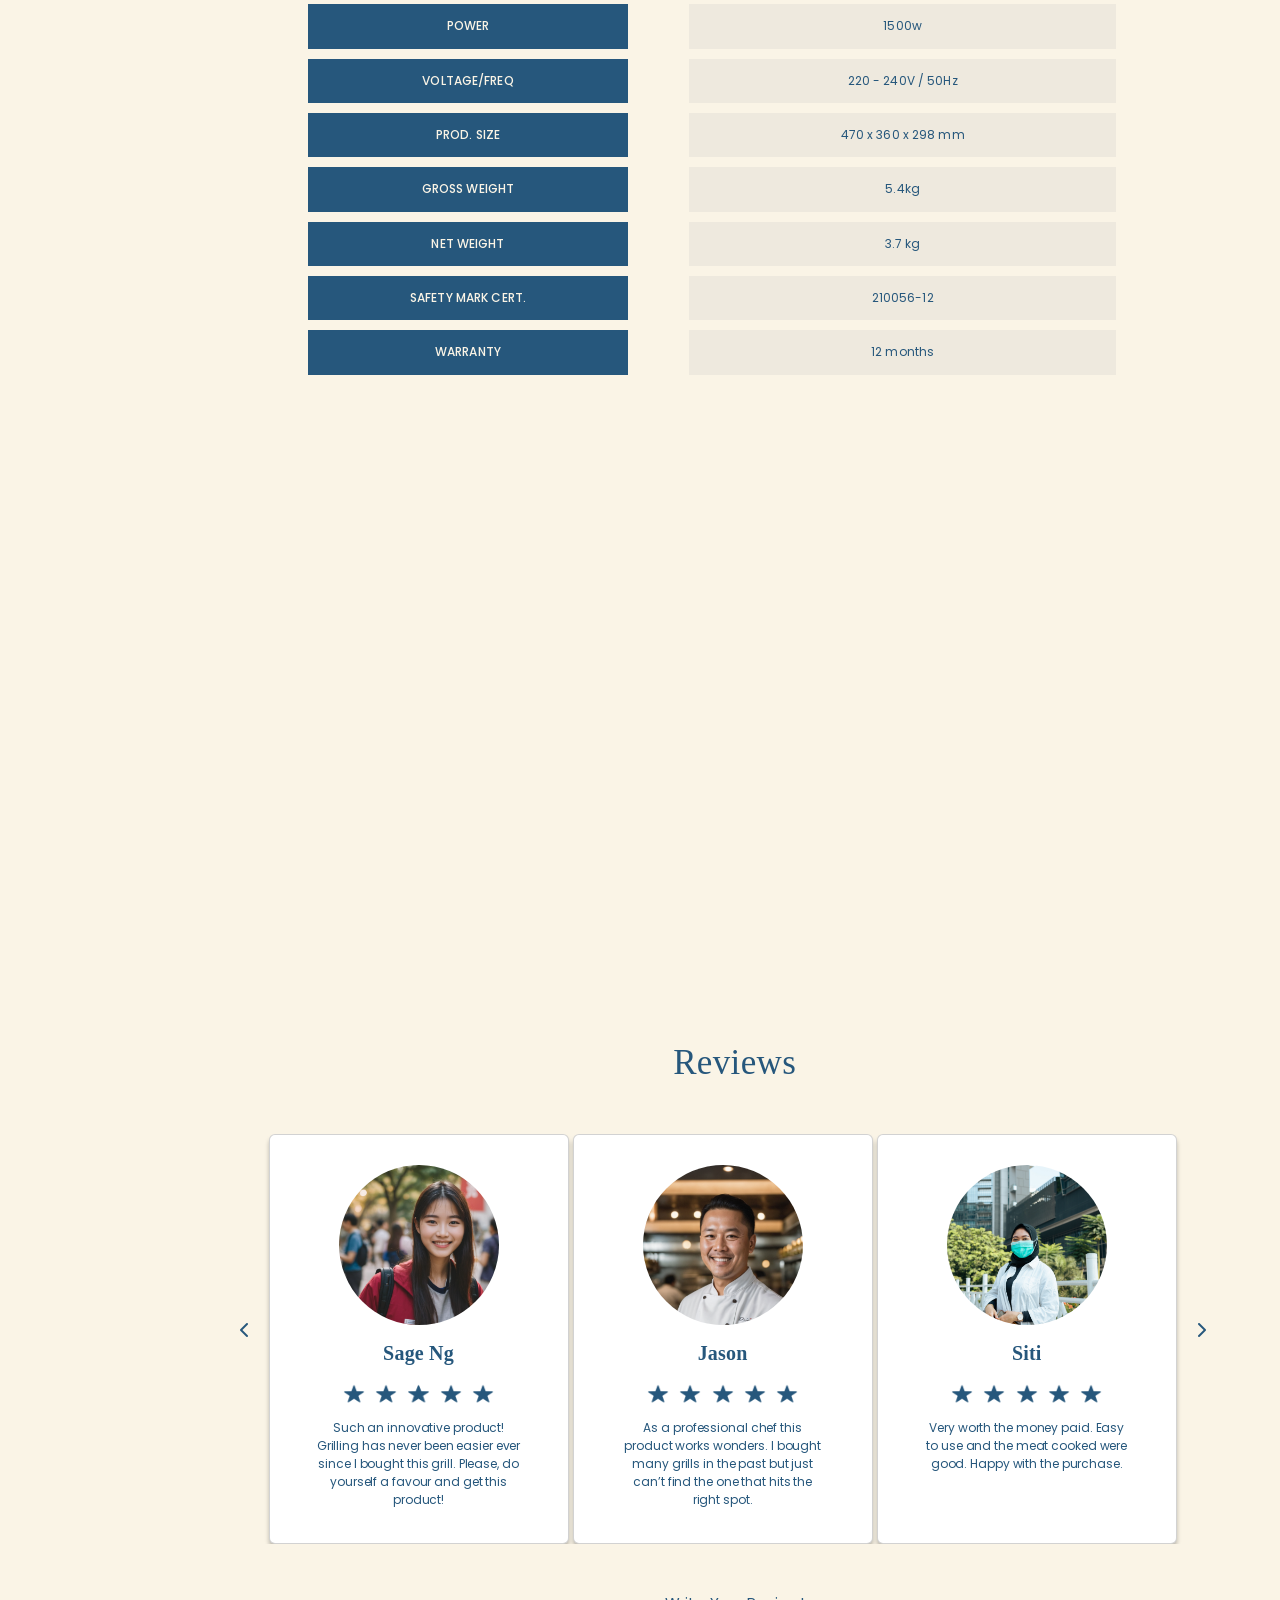
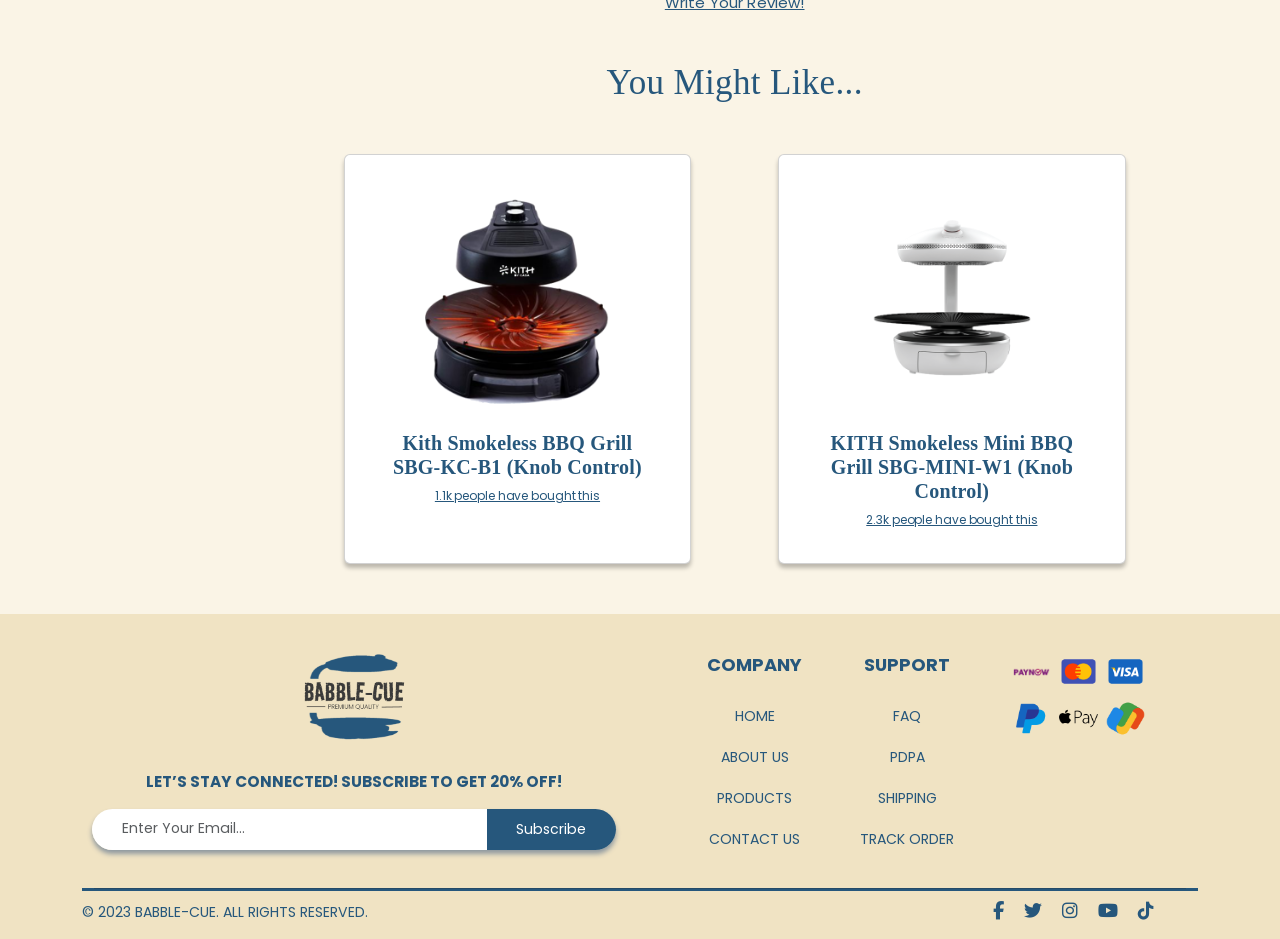
<file: product-touch.html>
<!DOCTYPE html>
<html>
    <head>
        <!-- Google Tag Manager -->
        <script>(function(w,d,s,l,i){w[l]=w[l]||[];w[l].push({'gtm.start':
        new Date().getTime(),event:'gtm.js'});var f=d.getElementsByTagName(s)[0],
        j=d.createElement(s),dl=l!='dataLayer'?'&l='+l:'';j.async=true;j.src=
        'https://www.googletagmanager.com/gtm.js?id='+i+dl;f.parentNode.insertBefore(j,f);
        })(window,document,'script','dataLayer','GTM-N95ZB4XJ');</script>
        <!-- End Google Tag Manager -->

        <title>Babble-Cue Touch Control</title>

        <!-- Language Control -->
        <meta charset="utf-8">

        <!-- Responsive control, using user scalable no (cannot zoom in)  -->
        <meta name="viewport" content="width=device-width,initial-scale=1">

        <!-- link style sheet -->
        <link rel="stylesheet" href="css/product.css">

        <!-- favicon -->
        <link rel="icon" type="image/x-icon" href="images/logo/favicon.ico">
        <meta description="Babble-Cue">

        <!-- links to font-awesome and bootstrap -->
        <link rel="stylesheet" href="https://cdnjs.cloudflare.com/ajax/libs/font-awesome/6.4.2/css/all.min.css" integrity="sha512-z3gLpd7yknf1YoNbCzqRKc4qyor8gaKU1qmn+CShxbuBusANI9QpRohGBreCFkKxLhei6S9CQXFEbbKuqLg0DA==" crossorigin="anonymous" referrerpolicy="no-referrer" />
        <link href="https://cdn.jsdelivr.net/npm/bootstrap@5.3.2/dist/css/bootstrap.min.css" rel="stylesheet" integrity="sha384-T3c6CoIi6uLrA9TneNEoa7RxnatzjcDSCmG1MXxSR1GAsXEV/Dwwykc2MPK8M2HN" crossorigin="anonymous">

        <!-- fonts -->
        <link rel="preconnect" href="https://fonts.googleapis.com">
        <link rel="preconnect" href="https://fonts.gstatic.com" crossorigin>
        <link href="https://fonts.googleapis.com/css2?family=Poppins:ital,wght@0,100;0,200;0,300;0,400;0,500;0,600;0,700;1,100;1,200;1,300;1,400;1,500;1,600;1,700&family=Tinos:ital@0;1&display=swap" rel="stylesheet">
        <link href="https://fonts.cdnfonts.com/css/georgia" rel="stylesheet">

    </head>

    <body>
        <!-- Google Tag Manager (noscript) -->
        <noscript><iframe src="https://www.googletagmanager.com/ns.html?id=GTM-N95ZB4XJ"
        height="0" width="0" style="display:none;visibility:hidden"></iframe></noscript>
        <!-- End Google Tag Manager (noscript) -->


        <!-- Navigation Start -->
        <div class="orangeBG text-center">
            <p class="navNewsletterText">Subscribe to our newsletter to get 20% off!</p>
        </div>
        <nav id="navBar" class="navbar navbar-expand-sm sticky-top shadow" style="background-color: #FAF4E6;">
            <div class="container">
                <button class="navbar-toggler" type="button" data-toggle="collapse" data-target="#navbarNav" aria-controls="navbarNav" aria-expanded="false" aria-label="Toggle navigation">
                    <span class="navbar-toggler-icon"></span>
                </button>

                <div style="width: 5vw; min-width: 50px;">
                    <a class="navbar-brand" href="index.html">
                        <img src="images/logo/logo.png" title="Babble-Cue" class="img-fluid">
                    </a>
                </div>
                
                <div class="d-block d-sm-none">
                    <a href="cart.html"><i class="fa-solid fa-cart-shopping navIcon"></i></a>
                </div>
                

                <div class="collapse navbar-collapse justify-content-between" id="navbarNav" style="padding: 0 0 0 3%;">
                    <ul class="navbar-nav navText">
                        <li class="nav-item dropdown">
                            <a class="nav-link dropdown-toggle" href="#" id="navbarDropdownMenuProducts" data-toggle="dropdown" aria-haspopup="true" aria-expanded="false">
                                Products
                            </a>
                            <div class="dropdown-menu" style="background-color: #FAF4E6; border: #FAF4E6;" aria-labelledby="navbarDropdownMenuProducts">
                                <a class="dropdown-item" href="product-mini.html">Kith Smokeless BBQ Grill (Mini)</a>
                                <a class="dropdown-item" href="product-touch.html">Kith Smokeless BBQ Grill Touch Control</a>
                                <a class="dropdown-item" href="product-knob.html">Kith Smokeless BBQ Grill Knob Control</a>
                            </div>
                            </li>
                        <li class="nav-item">
                            <a class="nav-link" href="about.html">About Us</a>
                        </li>
                        <li class="nav-item dropdown">
                            <a class="nav-link dropdown-toggle" href="#" id="navbarDropdownMenuHelp" data-toggle="dropdown" aria-haspopup="true" aria-expanded="false">
                                Help
                            </a>
                            <div class="dropdown-menu" style="background-color: #FAF4E6; border: #FAF4E6;" aria-labelledby="navbarDropdownMenuHelp">
                                <a class="dropdown-item" href="faq.html">Frequently Asked Questions</a>
                                <a class="dropdown-item" href="faq.html#shipping">Shipping & Returns</a>
                                <a class="dropdown-item" href="pdpa.html">PDPA</a>
                            </div>
                            </li>
                        <li class="nav-item">
                            <a class="nav-link" href="track.html">Track Order</a>
                        </li>
                        <li class="nav-item">
                            <a class="nav-link" href="contact.html">Contact Us</a>
                        </li>
                    </ul>
                    <div>
                        <input type="text" class="search-hover" name="" placeholder="&#xF002; Search here"/>
                    </div>
                </div>

                <div class="d-none d-sm-block" style="padding-left: 2%;">
                    <a href="cart.html"><i class="fa-solid fa-cart-shopping navIcon"></i></a>
                </div>
            </div>
        </nav>
        <!-- Navigation End -->


        <div id="productNav" class="list-group col-sm-2 d-none d-sm-block">
            <div class="prodNav">
                <a class="list-group-item list-group-item-action" id="scroll-list" href="#summary"><i class="fa-solid fa-bars fa-2xl"></i> &nbsp Summary</a>
            </div>
            <div class="prodNav">
                <a class="list-group-item list-group-item-action" id="scroll-list" href="#features"><i class="fa-solid fa-folder-open fa-2xl"></i> &nbsp Features</a>
            </div>
            <div class="prodNav">
                <a class="list-group-item list-group-item-action" id="scroll-list" href="#specifications"><i class="fa-solid fa-circle-info fa-2xl"></i> &nbsp Specifications</a>
            </div>
            <div class="prodNav">
                <a class="list-group-item list-group-item-action" id="scroll-list" href="#demo"><i class="fa-brands fa-youtube fa-2xl"></i> &nbsp Demo</a>
            </div>
            <div class="prodNav">
                <a class="list-group-item list-group-item-action" id="scroll-list" href="#reviews"><i class="fa-solid fa-comments fa-2xl"></i> &nbsp Reviews</a>
            </div>
          
        </div>




        <div class="lightBG">
            <div data-spy="scroll" data-target="#list-example" data-offset="0" class="scrollspy-example">
                <div id="summary">
                    <div class="row">
                        <div class="col-sm-2 col-xs-1"></div>

                        <div class="col-12 d-block d-sm-none">
                            <div class="product-name-xs">
                                Kith Smokeless <br>BBQ Grill SBG-TC-B1<br>(Touch Control)
                            </div>
                        </div>

                        <div class="row review-carou">
                            <div class="col-sm-2"></div>
                            <div class="col-sm-5">
                                <div id="carouselExampleAutoplaying" class="carousel carousel-dark slide header-carou" data-bs-ride="carousel">
                                    <div class="carousel-inner" style="margin-left: 11%;">
                                        <div class="carousel-item active">
                                            <img src="images/products/prod1.png" id="carousel-img-top">
                                        </div>
                                        <div class="carousel-item">
                                            <img src="images/products/prod1-2.png" id="carousel-img-top">
                                        </div>
                                        <div class="carousel-item">
                                            <img src="images/products/prod1-3.png" id="carousel-img-top">
                                        </div>
                                        <div class="carousel-item">
                                            <img src="images/products/prod1-4.png" id="carousel-img-top">
                                        </div>
                                        <div class="carousel-item">
                                            <img src="images/products/prod1-5.png" id="carousel-img-top">
                                        </div>
                                        <div class="carousel-item">
                                            <img src="images/products/prod1-6.png" id="carousel-img-top">
                                        </div>
                                    </div>

                                    <button class="carousel-control-prev" type="button" data-bs-target="#carouselExampleAutoplaying" data-bs-slide="prev">
                                      <span class="carousel-control-prev-icon" aria-hidden="true"></span>
                                      <span class="visually-hidden">Previous</span>
                                    </button>
                                    <button class="carousel-control-next" type="button" data-bs-target="#carouselExampleAutoplaying" data-bs-slide="next">
                                      <span class="carousel-control-next-icon" aria-hidden="true"></span>
                                      <span class="visually-hidden">Next</span>
                                    </button>
                                </div>

                                <div id="carouselExampleAutoplaying" class="carousel carousel-dark slide" data-bs-ride="carousel">
                                    <div class="carousel-inner" style="margin-left: 11%;">
                                        <div class="carousel-item active">
                                            <img src="images/products/prod1.png" id="carousel-img">
                                            <img src="images/products/prod1-2.png" id="carousel-img">
                                            <img src="images/products/prod1-3.png" id="carousel-img">
                                        </div>
                                        <div class="carousel-item">
                                            <img src="images/products/prod1-4.png" id="carousel-img">
                                            <img src="images/products/prod1-5.png" id="carousel-img">
                                            <img src="images/products/prod1-6.png" id="carousel-img">                                        
                                        </div>
                                        
                                    </div>
                                </div>
                            </div>
    <!--                         <div class="col-sm-5 d-none d-sm-block feature">
                                <img src="images/products/prod1.png" id="carousel-img-top">
                                <div>
                                    <img src="images/products/prod1-2.png" id="carousel-img">
                                    <img src="images/products/prod1-3.png" id="carousel-img">
                                    <img src="images/products/prod1-4.png" id="carousel-img">
                                </div>
                            </div> -->



                            <div class="col-sm-4 product-info">
                                <div class="product-name d-none d-sm-block">
                                    Kith Smokeless <br>BBQ Grill SBG-TC-B1<br>(Touch Control)
                                </div>
                                <div class="row product-intro">
                                    <div class="col-sm-5 col-5">
                                        <img src="images/products/star.png" id="star-img" />
                                        <img src="images/products/star.png" id="star-img" />
                                        <img src="images/products/star.png" id="star-img" />
                                        <img src="images/products/star.png" id="star-img" />
                                        <img src="images/products/star.png" id="star-img" />
                                    </div>
                                    <div class="col-sm-3 col-5" id="num-reviews">113 reviews</div>
                                </div>
                                <div class="desc product-intro">
                                    Experience smoke-free grilling perfection with our Touch-Control Barbecue. Enjoy a 99.9% reduction in smoke, 120° swing arm, 360° auto-rotate grill pan, and patented infrared heating. The touch control panel offers easy temperature adjustment, making your everyday barbecue a breeze.
                                </div>
                                <div class="row product-intro">
                                    <div class="col-sm-3 col-4" id="ogPrice">
                                        <s>$323.75</s>
                                    </div>
                                    <div class="col-sm-3 col-4" id="offerPrice">
                                        $259.00
                                    </div>
                                </div>
                                <div class="product-intro">
                                    <div class="policies">

                                        <div class="free-shipping">
                                            <img src="images/products/shipping-van.png" id="shipping-ico">
                                            <div id="free-shipping">
                                                Free shipping
                                            </div>
                                        </div>
                                        <div>
                                            <a href="#" id="shipping-policy">Shipping and Return Policy</a>
                                        </div>
                                    </div>  
                                </div>
                                <div>
                                    <div class="policies">
                                        <div class="free-shipping">
                                            <img src="images/products/shield.png" id="shipping-ico">
                                            <div id="free-shipping">
                                                Damage Protection
                                            </div>
                                        </div>
                                        <div>
                                            <a href="#" id="shipping-policy">Learn More</a>
                                        </div>
                                    </div>                                
                                </div>
                                <div class="product-intro">
                                    <div class="row cta">
                                        <a href="#" class="col-sm-6 col-5 add-cart" id="add-cart">
                                            <i class="fa-solid fa-cart-plus" id="cart-ico"></i>
                                            Add To Cart
                                        </a>
                                        <div class="col-sm-1 d-none d-sm-block"></div>
                                        <a href="cart.html" class="col-sm-5 col-5 purchase" id="buy-now">
                                            Buy Now
                                        </a>
                                    </div>
                                </div>

                            </div>
                        </div>
                    </div>

                <div id="features">
                    <div class="row title">
                        <div class="col-sm-2"></div>
                        <div class="col-sm-10 col-xs-2" id="feature-header">Elevate Your BBQ Experience</div>
                    </div>

                    
                    <div class="row">
                        <div class="col-sm-2"></div>
                        <div class="col-sm-3 col-12 feature">
                            <div class="row">
                                <div class="col-sm-2 col-3 feature-ico">
                                    <img src="images/products/ico/thumbsup.png" id="feature-icon">
                                </div>
                                <div class="col-sm-9 col-9 feat">
                                    <div id="feature-title">99.9% Smoke-Free Barbeque</div>
                                    <div id="feature-desc">Enjoy zero smoke for your everyday barbecue session</div>
                                </div>

                                <div class="col-sm-2 col-3 feature-ico">
                                    <img src="images/products/ico/touch.png" id="feature-icon">
                                </div>
                                <div class="col-sm-9 col-9 feat">
                                    <div id="feature-title">Touch Control Panel</div>
                                    <div id="feature-desc">Easy sliding temperature control from 'Keep Warm' mode (80°C) to 'Grilling' mode (280°C)</div>
                                </div>

                                <div class="col-sm-2 col-3 feature-ico">
                                    <img src="images/products/ico/rotate.png" id="feature-icon">
                                </div>
                                <div class="col-sm-9 col-9 feat">
                                    <div id="feature-title">Patented Auto-Rotate Grill Pan 360°</div>
                                    <div id="feature-desc">Grill your food with evenness, right at your dining table.</div>
                                </div>

                                <div class="col-sm-2 col-3 feature-ico">
                                    <img src="images/products/ico/smoke.png" id="feature-icon">
                                </div>
                                <div class="col-sm-9 col-9 feat">
                                    <div id="feature-title">Patented Infrared Heat Tech</div>
                                    <div id="feature-desc">Fast, efficient heat penetration, preserving juices, flavor, and nutrients.</div>
                                </div>
                            </div>

                        </div>
                        <div class="col-sm-4 hide-800">
                            <img src="images/products/grill.png" id="product-img">
                        </div>
                        <div class="col-sm-3 col-12">
                            <div class="row">
                                <div class="col-sm-2 col-3 feature-ico">
                                    <img src="images/products/ico/idea.png" id="feature-icon">
                                </div>
                                <div class="col-sm-9 col-9 feat">
                                    <div id="feature-title">Unique Grill Pan Design</div>
                                    <div id="feature-desc">Non-stick, dishwasher-safe, with efficient grease drainage design.</div>
                                </div>

                                <div class="col-sm-2 col-3 feature-ico">
                                    <img src="images/products/ico/wrench.png" id="feature-icon">
                                </div>
                                <div class="col-sm-9 col-9 feat">
                                    <div id="feature-title">Adjustable Swing Arm 120°</div>
                                    <div id="feature-desc">Swivel away to pause grilling while allowing safe access to your food</div>
                                </div>

                                <div class="col-sm-2 col-3 feature-ico">
                                    <img src="images/products/ico/heating.png" id="feature-icon">
                                </div>
                                <div class="col-sm-9 col-9 feat">
                                    <div id="feature-title">Grilling/Cooling Fan</div>
                                    <div id="feature-desc">Evenly circulates air for consistent heating and auto-cools the unit after grilling.</div>
                                </div>

                                <div class="col-sm-2 col-3 feature-ico">
                                    <img src="images/products/ico/unpack.png" id="feature-icon">
                                </div>
                                <div class="col-sm-9 col-9 feat">
                                    <div id="feature-title">Various Accessories Sold Separately</div>
                                    <div id="feature-desc">Offers options to play and adjust to your grilling needs</div>
                                </div>
                            </div>
                        </div>
                    </div>

                </div>

                <div id="specifications">
                    <div class="row title">
                        <div class="col-sm-2"></div>
                        <div class="col-sm-10" id="feature-header">Specifications</div>
                    </div>

                    <div class="row specifications">
                        <div class="col-sm-3 col-0"></div>
                        <div class="col-sm-3 col-3 specs">
                            <div class="specifics">
                                Model
                            </div>
                        </div>
                        <div class="col-sm-2 col-1 space-right"></div>
                        <div class="col-sm-4 col-8 specs-info">
                            <div class="specifics-info">
                                SBG-TC-B1
                            </div>
                        </div>
                    </div>

                    <div class="row specifications">
                        <div class="col-sm-3 col-0"></div>
                        <div class="col-sm-3 col-3 specs">
                            <div class="col-sm-4 specifics">
                                Timer
                            </div>
                        </div>
                        <div class="col-sm-2 col-1 space-right"></div>
                        <div class="col-sm-4 col-8 specs-info">
                            <div class="col-sm-8 specifics-info">
                                Up to 99 minutes / Continuous
                            </div>
                        </div>
                    </div>

                    <div class="row specifications">
                        <div class="col-sm-3 col-0"></div>
                        <div class="col-sm-3 col-3 specs">
                            <div class="col-sm-4 specifics">
                                TEMPERATURE
                            </div>
                        </div>
                        <div class="col-sm-2 col-1 space-right"></div>
                        <div class="col-sm-4 col-8 specs-info">
                            <div class="col-sm-8 specifics-info">
                                80°C - 280°C (Sliding Touch Control)
                            </div>
                        </div>
                    </div>

                    <div class="row specifications">
                        <div class="col-sm-3 col-0"></div>
                        <div class="col-sm-3 col-3 specs">
                            <div class="col-sm-4 specifics">
                                POWER
                            </div>
                        </div>
                        <div class="col-sm-2 col-1 space-right"></div>
                        <div class="col-sm-4 col-8 specs-info">
                            <div class="col-sm-8 specifics-info">
                                1500w
                            </div>
                        </div>
                    </div>

                    <div class="row specifications">
                        <div class="col-sm-3 col-0"></div>
                        <div class="col-sm-3 col-3 specs">
                            <div class="col-sm-4 specifics">
                                VOLTAGE/FREQ
                            </div>
                        </div>
                        <div class="col-sm-2 col-1 space-right"></div>
                        <div class="col-sm-4 col-8 specs-info">
                            <div class="col-sm-8 specifics-info">
                                220 - 240V / 50Hz
                            </div>
                        </div>
                    </div>

                    <div class="row specifications">
                        <div class="col-sm-3 col-0"></div>
                        <div class="col-sm-3 col-3 specs">
                            <div class="col-sm-4 specifics">
                                PROD. SIZE
                            </div>
                        </div>
                        <div class="col-sm-2 col-1 space-right"></div>
                        <div class="col-sm-4 col-8 specs-info">
                            <div class="col-sm-8 specifics-info">
                                470 x 360 x 298 mm
                            </div>
                        </div>
                    </div>

                    <div class="row specifications">
                        <div class="col-sm-3 col-0"></div>
                        <div class="col-sm-3 col-3 specs">
                            <div class="col-sm-4 specifics">
                                GROSS WEIGHT
                            </div>
                        </div>
                        <div class="col-sm-2 col-1 space-right"></div>
                        <div class="col-sm-4 col-8 specs-info">
                            <div class="col-sm-8 specifics-info">
                                5.4kg
                            </div>
                        </div>
                    </div>

                    <div class="row specifications">
                        <div class="col-sm-3 col-0"></div>
                        <div class="col-sm-3 col-3 specs">
                            <div class="col-sm-4 specifics">
                                NET WEIGHT
                            </div>
                        </div>
                        <div class="col-sm-2 col-1 space-right"></div>
                        <div class="col-sm-4 col-8 specs-info">
                            <div class="col-sm-8 specifics-info">
                                3.7 kg
                            </div>
                        </div>
                    </div>

                    <div class="row specifications">
                        <div class="col-sm-3 col-0"></div>
                        <div class="col-sm-3 col-3 specs">
                            <div class="col-sm-5 specifics">
                                SAFETY MARK CERT.
                            </div>
                        </div>
                        <div class="col-sm-2 col-1 space-right"></div>
                        <div class="col-sm-4 col-8 specs-info">
                            <div class="col-sm-8 specifics-info">
                                210056-12
                            </div>
                        </div>
                    </div>

                    <div class="row specifications">
                        <div class="col-sm-3 col-0"></div>
                        <div class="col-sm-3 col-3 specs">
                            <div class="col-sm-4 specifics">
                                WARRANTY
                            </div>
                        </div>
                        <div class="col-sm-2 col-1 space-right"></div>
                        <div class="col-sm-4 col-8 specs-info">
                            <div class="col-sm-8 specifics-info">
                                12 months
                            </div>
                        </div>
                    </div>
                </div>

                <div id="demo">
                    <iframe width="560" height="315" src="https://www.youtube.com/embed/HvxhppVniRg?si=Y27mPE4jaKTrF9mY&amp;start=1&autoplay=1&mute=1" title="YouTube video player" frameborder="0" allow="accelerometer; autoplay; clipboard-write; encrypted-media; gyroscope; picture-in-picture; web-share" allowfullscreen id="demo-vid"></iframe>

                </div>

                <div id="reviews">
                    <div class="row title">
                        <div class="col-sm-2"></div>
                        <div class="col-sm-10" id="feature-header">Reviews</div>
                    </div>

                    <div class="row review-carou">
                        <div class="col-sm-2"></div>
                        <div class="col-sm-10 hide-mobile">
                            <div id="carouselExampleIndicators2" class="carousel slide" data-ride="carousel">
                                <div class="carousel-inner">
                                    <!-- active -->
                                    <div class="carousel-item active">
                                        <div class="row">
                                            <div class="col-sm-1 carousel-arrow">
                                                <a class="btn btn-primary mb-3 mr-1 arrow" href="#carouselExampleIndicators2" role="button" data-slide="prev">
                                                    <i class="fa-solid fa-chevron-left" style="color:#26577C;"></i>
                                                </a>
                                            </div>
                                            <div class="col-md-3 col-12 card-row">
                                                <div class="card">
                                                    <div class="profile">
                                                        <img src="images/products/profile/sage.png" id="profile-photo">
                                                    </div>
                                                    <div class="card-body">
                                                        <h4 class="card-title">Sage Ng</h4>
                                                        <h2>
                                                            <img src="images/products/star.png" id="star-img">
                                                            <img src="images/products/star.png" id="star-img">
                                                            <img src="images/products/star.png" id="star-img">
                                                            <img src="images/products/star.png" id="star-img">
                                                            <img src="images/products/star.png" id="star-img">
                                                        </h2>
                                                        <p class="card-text">Such an innovative product! Grilling has never been easier ever since I bought this grill. Please, do yourself a favour and get this product!</p>
                                                    </div>
                                                </div>
                                            </div>

                                            <div class="col-md-4 card-row">
                                                <div class="card">
                                                    <div class="profile">
                                                        <img src="images/products/profile/jason.png" id="profile-photo">
                                                    </div>
                                                    <div class="card-body">
                                                        <h4 class="card-title">Jason</h4>
                                                        <h2>
                                                            <img src="images/products/star.png" id="star-img">
                                                            <img src="images/products/star.png" id="star-img">
                                                            <img src="images/products/star.png" id="star-img">
                                                            <img src="images/products/star.png" id="star-img">
                                                            <img src="images/products/star.png" id="star-img">
                                                        </h2>
                                                        <p class="card-text">As a professional chef this product works wonders. I bought many grills in the past but just can’t find the one that hits the right spot.</p>
                                                    </div>
                                                </div>
                                            </div>
                                            
                                            <div class="col-md-3 card-row">
                                                <div class="card">
                                                    <div class="profile">
                                                        <img src="images/products/profile/siti.png" id="profile-photo">
                                                    </div>
                                                    <div class="card-body">
                                                        <h4 class="card-title">Siti</h4>
                                                        <h2>
                                                            <img src="images/products/star.png" id="star-img">
                                                            <img src="images/products/star.png" id="star-img">
                                                            <img src="images/products/star.png" id="star-img">
                                                            <img src="images/products/star.png" id="star-img">
                                                            <img src="images/products/star.png" id="star-img">
                                                        </h2>
                                                        <p class="card-text">Very worth the money paid. Easy to use and the meat cooked were good. Happy with the purchase.</p>
                                                    </div>
                                                </div>
                                            </div>

                                            <div class="col-sm-1 carousel-arrow">
                                                <a class="btn btn-primary mb-3 mr-1 arrow" href="#carouselExampleIndicators2" role="button" data-slide="next">
                                                    <i class="fa-solid fa-chevron-right" style="color:#26577C;"></i>
                                                </a>
                                            </div>
                                            
                                        </div>
                                    </div>

                                    <!-- remaining cards -->
                                    <div class="carousel-item">
                                        <div class="row">
                                            <div class="col-sm-1 carousel-arrow">
                                                <a class="btn btn-primary mb-3 mr-1 arrow" href="#carouselExampleIndicators2" role="button" data-slide="prev">
                                                    <i class="fa-solid fa-chevron-left" style="color:#26577C;"></i>
                                                </a>
                                            </div>

                                            <div class="col-md-3 card-row">
                                                <div class="card">
                                                    <div class="profile">
                                                        <img src="images/products/profile/steph.png" id="profile-photo">
                                                    </div>
                                                    <div class="card-body">
                                                        <h4 class="card-title">Stephanie</h4>
                                                        <h2>
                                                            <img src="images/products/star.png" id="star-img">
                                                            <img src="images/products/star.png" id="star-img">
                                                            <img src="images/products/star.png" id="star-img">
                                                            <img src="images/products/star.png" id="star-img">
                                                            <img src="images/products/star.png" id="star-img">
                                                        </h2>
                                                        <p class="card-text">One of the best products I’ve used. Min washing. Less oily</p>
                                                    </div>
                                                </div>
                                            </div>

                                            <div class="col-md-4 card-row">
                                                <div class="card">
                                                    <div class="profile">
                                                        <img src="images/products/profile/fuxuan.png" id="profile-photo">
                                                    </div>
                                                    <div class="card-body">
                                                        <h4 class="card-title">Fu Xuan</h4>
                                                        <h2>
                                                            <img src="images/products/star.png" id="star-img">
                                                            <img src="images/products/star.png" id="star-img">
                                                            <img src="images/products/star.png" id="star-img">
                                                            <img src="images/products/star.png" id="star-img">
                                                            <img src="images/products/star.png" id="star-img">
                                                        </h2>
                                                        <p class="card-text">The product was better than I thought. Easy to use and easy to clean</p>
                                                    </div>
                                                </div>
                                            </div>
                                            
                                            <div class="col-md-3 card-row">
                                                <div class="card">
                                                    <div class="profile">
                                                        <img src="images/products/profile/varka.png" id="profile-photo">
                                                    </div>
                                                    <div class="card-body">
                                                        <h4 class="card-title">Varka</h4>
                                                        <h2>
                                                            <img src="images/products/star.png" id="star-img">
                                                            <img src="images/products/star.png" id="star-img">
                                                            <img src="images/products/star.png" id="star-img">
                                                            <img src="images/products/star.png" id="star-img">
                                                            <img src="images/products/star.png" id="star-img">
                                                        </h2>
                                                        <p class="card-text">Item was delivered very fast. Tried my first chicken yakitori shortly after it was delivered. Came out very nice.</p>
                                                    </div>
                                                </div>
                                            </div>

                                            <div class="col-sm-1 carousel-arrow">
                                                <a class="btn btn-primary mb-3 mr-1 arrow" href="#carouselExampleIndicators2" role="button" data-slide="next">
                                                    <i class="fa-solid fa-chevron-right" style="color:#26577C;"></i>
                                                </a>
                                            </div>

                                        </div>
                                    </div>
                                </div>
                            </div>
                        </div>
                    </div>

                    <div class="row review-carou">
                        <div class="col-sm-2"></div>
                        <div class="col-sm-10 hide-sm">
                            <div id="carouselExampleAutoplaying1" class="carousel carousel-dark slide d-block d-sm-none" data-bs-ride="carousel">
                                <div class="carousel-inner">
                                    <div class="carousel-item active" style="padding: 0 5% 0 15%;">
                                        <div class="card h-100 cardBG">
                                            <div class="profile" style="padding-top: 5%;">
                                                <img src="images/products/profile/sage.png" id="profile-photo">
                                            </div>
                                            <div class="card-body">
                                                <h4 class="card-title">Sage Ng</h4>
                                                <h2>
                                                    <img src="images/products/star.png" id="star-img">
                                                    <img src="images/products/star.png" id="star-img">
                                                    <img src="images/products/star.png" id="star-img">
                                                    <img src="images/products/star.png" id="star-img">
                                                    <img src="images/products/star.png" id="star-img">
                                                </h2>
                                                <p class="card-text">Such an innovative product! Grilling has never been easier ever since I bought this grill. Please, do yourself a favour and get this product!</p>
                                            </div>
                                        </div>
                                    </div>
                                    <div class="carousel-item" style="padding: 0 5% 0 15%;">
                                        <div class="card h-100 cardBG">
                                            <div class="profile" style="padding-top: 5%;">
                                                <img src="images/products/profile/jason.png" id="profile-photo">
                                            </div>
                                            <div class="card-body">
                                                <h4 class="card-title">Jason</h4>
                                                <h2>
                                                    <img src="images/products/star.png" id="star-img">
                                                    <img src="images/products/star.png" id="star-img">
                                                    <img src="images/products/star.png" id="star-img">
                                                    <img src="images/products/star.png" id="star-img">
                                                    <img src="images/products/star.png" id="star-img">
                                                </h2>
                                                <p class="card-text">As a professional chef this product works wonders. I bought many grills in the past but just can’t find the one that hits the right spot.</p>
                                            </div>
                                        </div>
                                    </div>
                                    <div class="carousel-item" style="padding: 0 5% 0 15%;">
                                        <div class="card cardBG">
                                            <div class="profile" style="padding-top: 5%;">
                                                <img src="images/products/profile/siti.png" id="profile-photo">
                                            </div>
                                            <div class="card-body">
                                                <h4 class="card-title">Siti</h4>
                                                <h2>
                                                    <img src="images/products/star.png" id="star-img">
                                                    <img src="images/products/star.png" id="star-img">
                                                    <img src="images/products/star.png" id="star-img">
                                                    <img src="images/products/star.png" id="star-img">
                                                    <img src="images/products/star.png" id="star-img">
                                                </h2>
                                                <p class="card-text">Very worth the money paid. Easy to use and the meat cooked were good. Happy with the purchase.</p>
                                            </div>
                                        </div>
                                    </div>

                                    <div class="carousel-item" style="padding: 0 5% 0 15%;">
                                        <div class="card cardBG">
                                            <div class="profile" style="padding-top: 5%;">
                                                <img src="images/products/profile/steph.png" id="profile-photo">
                                            </div>
                                            <div class="card-body">
                                                <h4 class="card-title">Stephanie</h4>
                                                <h2>
                                                    <img src="images/products/star.png" id="star-img">
                                                    <img src="images/products/star.png" id="star-img">
                                                    <img src="images/products/star.png" id="star-img">
                                                    <img src="images/products/star.png" id="star-img">
                                                    <img src="images/products/star.png" id="star-img">
                                                </h2>
                                                <p class="card-text">One of the best products I’ve used. Min washing. Less oily</p>
                                            </div>
                                        </div>
                                    </div>
                                    <div class="carousel-item" style="padding: 0 5% 0 15%;">
                                        <div class="card cardBG">
                                            <div class="profile" style="padding-top: 5%;">
                                                <img src="images/products/profile/fuxuan.png" id="profile-photo">
                                            </div>
                                            <div class="card-body">
                                                <h4 class="card-title">Fu Xuan</h4>
                                                <h2>
                                                    <img src="images/products/star.png" id="star-img">
                                                    <img src="images/products/star.png" id="star-img">
                                                    <img src="images/products/star.png" id="star-img">
                                                    <img src="images/products/star.png" id="star-img">
                                                    <img src="images/products/star.png" id="star-img">
                                                </h2>
                                                <p class="card-text">The product was better than I thought. Easy to use and easy to clean</p>
                                            </div>
                                        </div>
                                    </div>
                                    <div class="carousel-item" style="padding: 0 5% 0 15%;">
                                        <div class="card cardBG">
                                            <div class="profile" style="padding-top: 5%;">
                                                <img src="images/products/profile/varka.png" id="profile-photo">
                                            </div>
                                            <div class="card-body">
                                                <h4 class="card-title">Varka</h4>
                                                <h2>
                                                    <img src="images/products/star.png" id="star-img">
                                                    <img src="images/products/star.png" id="star-img">
                                                    <img src="images/products/star.png" id="star-img">
                                                    <img src="images/products/star.png" id="star-img">
                                                    <img src="images/products/star.png" id="star-img">
                                                </h2>
                                                <p class="card-text">Item was delivered very fast. Tried my first chicken yakitori shortly after it was delivered. Came out very nice.</p>
                                            </div>
                                        </div>
                                    </div>
                                </div>
                                <button class="carousel-control-prev" type="button" data-bs-target="#carouselExampleAutoplaying1" data-bs-slide="prev">
                                  <span class="carousel-control-prev-icon" aria-hidden="true"></span>
                                  <span class="visually-hidden">Previous</span>
                                </button>
                                <button class="carousel-control-next" type="button" data-bs-target="#carouselExampleAutoplaying1" data-bs-slide="next">
                                  <span class="carousel-control-next-icon" aria-hidden="true"></span>
                                  <span class="visually-hidden">Next</span>
                                </button>
                            </div>
                        </div>
                    </div>


                    <div class="row title">
                        <div class="col-sm-2"></div>
                        <div class="col-sm-10" id="review-link">Write Your Review!</div>
                    </div>

                </div>


                <div id="other">
                    <div class="row title">
                        <div class="col-sm-2"></div>
                        <div class="col-sm-10" id="feature-header">You Might Like...</div>
                    </div>

                    <div class="row">
                        <div class="col-sm-2"></div>
                        <div class="col-sm-10 col-12 card-row">
                            <div class="card col-sm-4 col-6">
                                <a href="product-knob.html" style="text-decoration-line: none;">
                                    <div class="profile">
                                        <img src="images/products/grill-knob.png" id="product-icon">
                                    </div>
                                    <div class="card-body">
                                        <p class="card-title">Kith Smokeless BBQ Grill SBG-KC-B1 (Knob Control)</p>
                                        <p class="card-text" style="text-decoration-line: underline;">1.1k people have bought this</p>
                                    </div>
                                </a>
                            </div>
                            <div class="col-sm-1"></div>
                            <div class="card col-sm-4 col-6">
                                <a href="product-mini.html" style="text-decoration-line: none;">
                                    <div class="profile">
                                        <img src="images/products/grill-mini.png" id="product-icon">
                                    </div>
                                    <div class="card-body">
                                        <p class="card-title">KITH Smokeless Mini BBQ Grill SBG-MINI-W1 (Knob Control)</p>
                                        <p class="card-text" style="text-decoration-line: underline;">2.3k people have bought this</p>
                                    </div>
                                </a>
                            </div>
                        </div>

                    </div>
                </div>

        </div>



        <!-- Footer -->
        <footer style="background-color: #F0E3C3;">
            <div class="container d-none d-sm-block" style="padding-top: 3%;">
                <div class="row">
                    <div class="col-6 text-center" style="padding-left: 2%;">
                        <img src="images/logo/logo.png" alt="babble-cue logo" class="footerLogo mx-auto d-block">
                        <p class="footerNewsletter"><strong>Let’s stay connected! Subscribe to get 20% off!</strong></p>
                        <div class="input-group mb-3 input-shadow">
                            <input type="text" id="rounded-left" class="form-control subscribeInput" placeholder="Enter Your Email...">
                            <span class="input-group-text subscribeBtn" id="rounded-right">Subscribe</span>
                        </div>
                    </div>
                    <div class="col-2 d-flex justify-content-end text-center">
                        <div class="footerLinks">
                            <p><strong>COMPANY</strong></p>
                            <ul>
                                <li><a href="index.html">HOME</a><br></li>
                                <li><a href="about.html">ABOUT US</a><br></li>
                                <li><a href="about.html#products">PRODUCTS</a><br></li>
                                <li><a href="contact.html">CONTACT US</a></li>
                            </ul>
                        </div>
                    </div>
                    <div class="col-2 text-center">
                        <div class="footerLinks">
                            <p><strong>SUPPORT</strong></p>
                            <ul>
                                <li><a href="faq.html">FAQ</a></li>
                                <li><a href="pdpa.html">PDPA</a></li>
                                <li><a href="faq.html#shipping">SHIPPING</a></li>
                                <li><a href="track.html">TRACK ORDER</a></li>
                            </ul>
                        </div>
                    </div>
                    <div class="col-2" style="padding-right: 3%;">
                        <div class="row row-cols-sm-3 g-2">
                            <img src="images/nav/footer/paynow-logo-2.png" alt="paynow" class="img-fluid col-sm-4 mx-auto d-block object-fit-contain"/>
                            <img src="images/nav/footer/icons8-mastercard-480.png" alt="mastercard" class="img-fluid col-sm-4 mx-auto d-block object-fit-contain"/>
                            <img src="images/nav/footer/icons8-visa-480.png" alt="visa" class="img-fluid col-sm-4 mx-auto d-block object-fit-contain" />
                            <img src="images/nav/footer/icons8-paypal-480.png" alt="paypal" class="img-fluid col-sm-4 mx-auto d-block object-fit-contain" />
                            <img src="images/nav/footer/Apple-Pay-Logo-2014.png" alt="apple pay" class="img-fluid col-sm-4 mx-auto d-block object-fit-contain" />
                            <img src="images/nav/footer/icons8-google-pay-480.png" alt="google pay" class="img-fluid col-sm-4 mx-auto d-block object-fit-contain" />
                        </div>
                        
                    </div>
                </div>
                <div style="padding-top: 2%;"></div>
                <div class="row footerLine container" style="margin: auto;">
                    <hr class="solid">
                </div>
                <div class="row" style="padding-top: 1%;">
                    <div class="col-6">
                        <p class="footerCopywrite">&copy; 2023 BABBLE-CUE. ALL RIGHTS RESERVED.</p>
                    </div>
                    <div class="col-6 d-flex justify-content-end socialsIcon">
                        <i class="fa-brands fa-facebook-f"></i>
                        <i class="fa-brands fa-twitter"></i>
                        <i class="fa-brands fa-instagram"></i>
                        <i class="fa-brands fa-youtube"></i>
                        <i class="fa-brands fa-tiktok"></i>
                    </div>
                </div>
            </div>





            <div class="container d-block d-sm-none text-center" style="padding-top: 3%;">
                <img src="images/logo/logo.png" alt="babble-cue logo" class="footerLogo mx-auto d-block">
                <p class="footerNewsletter"><strong>Let’s stay connected! Subscribe to get 20% off!</strong></p>
                <div style="padding: 0 5%;">
                    <div class="input-group mb-3 input-shadow">
                        <input type="text" id="rounded-left" class="form-control subscribeInput" placeholder="Enter Your Email...">
                        <span class="input-group-text subscribeBtn" id="rounded-right">Subscribe</span>
                    </div>
                </div>
                
                <div class="row">
                    <div class="col-6">
                        <div class="footerLinks">
                            <p><strong>COMPANY</strong></p>
                            <ul>
                                <li><a href="index.html">HOME</a></li>
                                <li><a href="about.html">ABOUT US</a></li>
                                <li><a href="about.html#products">PRODUCTS</a></li>
                                <li><a href="contact.html">CONTACT US</a></li>
                            </ul>
                        </div>
                    </div>
                    <div class="col-6">
                        <div class="footerLinks">
                            <p><strong>SUPPORT</strong></p>
                            <ul>
                                <li><a href="faq.html">FAQ</a></li>
                                <li><a href="pdpa.html">PDPA</a></li>
                                <li><a href="faq.html#shipping">SHIPPING</a></li>
                                <li><a href="track.html">TRACK ORDER</a></li>
                            </ul>
                        </div>
                    </div>
                </div>
                <div style="padding: 0 20%;">
                    <div class="row g-2 container d-flex justify-content-center" style="padding-top: 3%;">
                        <img src="images/nav/footer/paynow-logo-2.png" alt="paynow" class="img-fluid col-2 mx-auto d-block object-fit-contain" />
                        <img src="images/nav/footer/icons8-mastercard-480.png" alt="mastercard" class="img-fluid col-2 mx-auto d-block object-fit-contain" />
                        <img src="images/nav/footer/icons8-visa-480.png" alt="visa" class="img-fluid col-2 mx-auto d-block object-fit-contain" />
                        <img src="images/nav/footer/icons8-paypal-480.png" alt="paypal" class="img-fluid col-2 mx-auto d-block object-fit-contain" />
                        <img src="images/nav/footer/Apple-Pay-Logo-2014.png" alt="applepay" class="img-fluid col-2 mx-auto d-block object-fit-contain" />
                        <img src="images/nav/footer/icons8-google-pay-480.png" alt="googlepay" class="img-fluid col-2 mx-auto d-block object-fit-contain" />
                    </div>
                </div>
                
                <div style="padding-top: 2%;"></div>
                <div class="row footerLine container" style="margin: auto;">
                    <hr class="solid">
                </div>
                
                <div class="footerEnd" style="padding-top: 1%;">
                    <p class="footerCopywrite">&copy; 2023 BABBLE-CUE. ALL RIGHTS RESERVED.</p>
                    <i class="fa-brands fa-facebook-f"></i>
                    <i class="fa-brands fa-twitter"></i>
                    <i class="fa-brands fa-instagram"></i>
                    <i class="fa-brands fa-youtube"></i>
                    <i class="fa-brands fa-tiktok"></i>
                </div>
                <div style="padding-top: 3%;"></div>
                </div>
            </div>
        </footer>
        <!-- Footer End -->
        


        <!-- Bootstrap scripts -->
        <script src="https://code.jquery.com/jquery-3.2.1.slim.min.js" integrity="sha384-KJ3o2DKtIkvYIK3UENzmM7KCkRr/rE9/Qpg6aAZGJwFDMVNA/GpGFF93hXpG5KkN" crossorigin="anonymous"></script>
        <script src="https://cdn.jsdelivr.net/npm/popper.js@1.12.9/dist/umd/popper.min.js" integrity="sha384-ApNbgh9B+Y1QKtv3Rn7W3mgPxhU9K/ScQsAP7hUibX39j7fakFPskvXusvfa0b4Q" crossorigin="anonymous"></script>
        <script src="https://cdn.jsdelivr.net/npm/bootstrap@4.0.0/dist/js/bootstrap.min.js" integrity="sha384-JZR6Spejh4U02d8jOt6vLEHfe/JQGiRRSQQxSfFWpi1MquVdAyjUar5+76PVCmYl" crossorigin="anonymous"></script>

        <!-- Bootstrap scripts -->
        <script src="https://cdn.jsdelivr.net/npm/@popperjs/core@2.11.8/dist/umd/popper.min.js" integrity="sha384-I7E8VVD/ismYTF4hNIPjVp/Zjvgyol6VFvRkX/vR+Vc4jQkC+hVqc2pM8ODewa9r" crossorigin="anonymous"></script>
        <script src="https://cdn.jsdelivr.net/npm/bootstrap@5.3.2/dist/js/bootstrap.min.js" integrity="sha384-BBtl+eGJRgqQAUMxJ7pMwbEyER4l1g+O15P+16Ep7Q9Q+zqX6gSbd85u4mG4QzX+" crossorigin="anonymous"></script>

    </body>
</html>
</file>
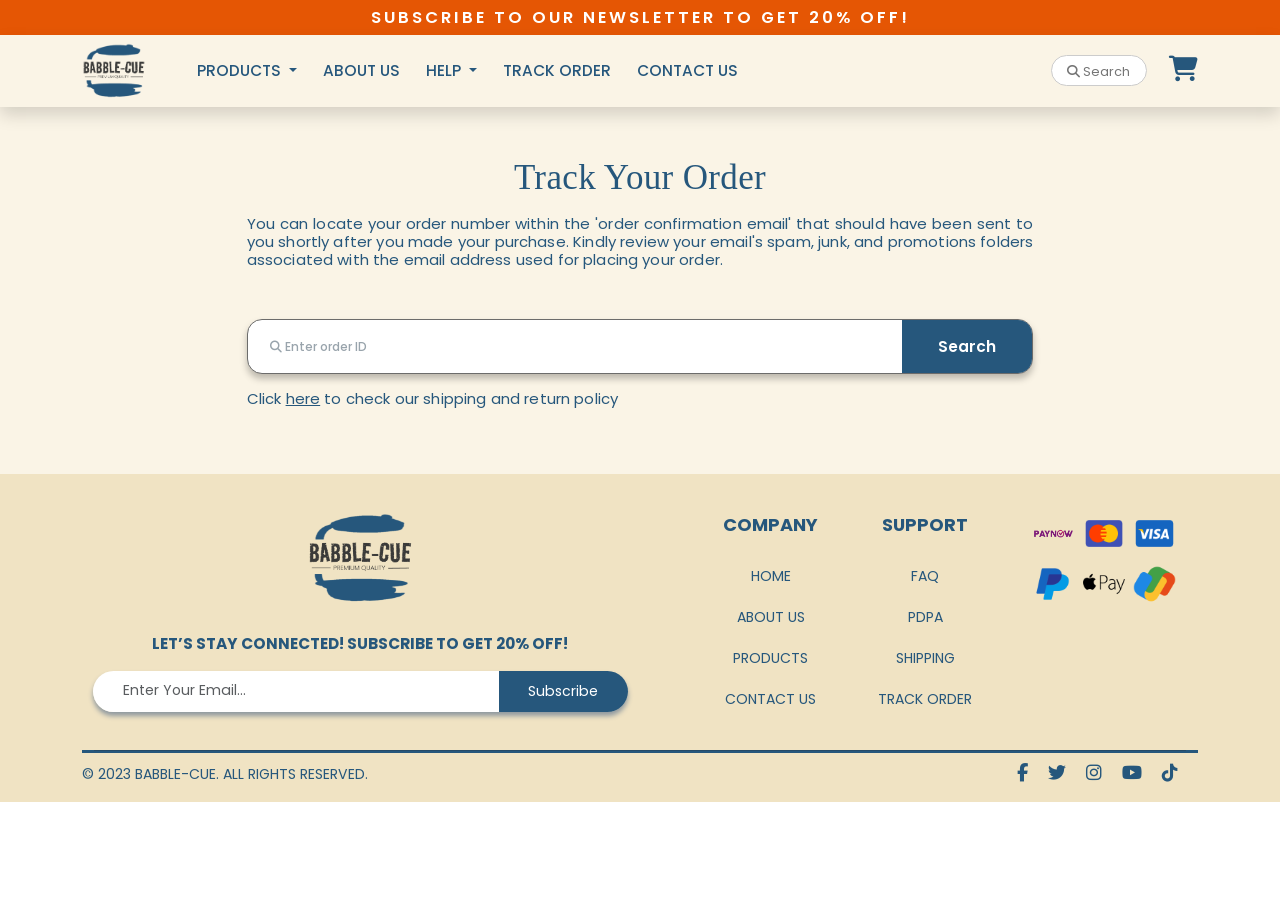
<file: track.html>
<!DOCTYPE html>
<html>
    <head>
        <!-- Google Tag Manager -->
        <script>(function(w,d,s,l,i){w[l]=w[l]||[];w[l].push({'gtm.start':
        new Date().getTime(),event:'gtm.js'});var f=d.getElementsByTagName(s)[0],
        j=d.createElement(s),dl=l!='dataLayer'?'&l='+l:'';j.async=true;j.src=
        'https://www.googletagmanager.com/gtm.js?id='+i+dl;f.parentNode.insertBefore(j,f);
        })(window,document,'script','dataLayer','GTM-N95ZB4XJ');</script>
        <!-- End Google Tag Manager -->
        
        <title>Babble-Cue Track Order</title>

        <!-- Language Control -->
        <meta charset="utf-8">

        <!-- Responsive control, using user scalable no (cannot zoom in)  -->
        <meta name="viewport" content="width=device-width,initial-scale=1">

        <!-- link style sheet -->
        <link rel="stylesheet" href="css/track.css">

        <!-- favicon -->
        <link rel="icon" type="image/x-icon" href="images/logo/favicon.ico">
        <meta description="Babble-Cue">

        <!-- links to font-awesome and bootstrap -->
        <link rel="stylesheet" href="https://cdnjs.cloudflare.com/ajax/libs/font-awesome/6.4.2/css/all.min.css" integrity="sha512-z3gLpd7yknf1YoNbCzqRKc4qyor8gaKU1qmn+CShxbuBusANI9QpRohGBreCFkKxLhei6S9CQXFEbbKuqLg0DA==" crossorigin="anonymous" referrerpolicy="no-referrer" />
        <link href="https://cdn.jsdelivr.net/npm/bootstrap@5.3.2/dist/css/bootstrap.min.css" rel="stylesheet" integrity="sha384-T3c6CoIi6uLrA9TneNEoa7RxnatzjcDSCmG1MXxSR1GAsXEV/Dwwykc2MPK8M2HN" crossorigin="anonymous">

        <!-- google fonts -->   <!-- poppins -->
        <link rel="preconnect" href="https://fonts.googleapis.com">
        <link rel="preconnect" href="https://fonts.gstatic.com" crossorigin>
        <link href="https://fonts.googleapis.com/css2?family=Poppins:ital,wght@0,100;0,200;0,300;0,400;0,500;0,600;0,700;1,100;1,200;1,300;1,400;1,500;1,600;1,700&family=Tinos:ital@0;1&display=swap" rel="stylesheet">
        <!-- georgia -->
        <link href="https://fonts.cdnfonts.com/css/georgia" rel="stylesheet">

    </head>

    <body>
        <!-- Google Tag Manager (noscript) -->
        <noscript><iframe src="https://www.googletagmanager.com/ns.html?id=GTM-N95ZB4XJ"
        height="0" width="0" style="display:none;visibility:hidden"></iframe></noscript>
        <!-- End Google Tag Manager (noscript) -->


        <!-- Navigation Start -->
        <div class="orangeBG text-center">
            <p class="navNewsletterText">Subscribe to our newsletter to get 20% off!</p>
        </div>
        <nav id="navBar" class="navbar navbar-expand-sm sticky-top shadow" style="background-color: #FAF4E6;">
            <div class="container">
                <button class="navbar-toggler" type="button" data-toggle="collapse" data-target="#navbarNav" aria-controls="navbarNav" aria-expanded="false" aria-label="Toggle navigation">
                    <span class="navbar-toggler-icon"></span>
                </button>

                <div style="width: 5vw; min-width: 50px;">
                    <a class="navbar-brand" href="index.html">
                        <img src="images/logo/logo.png" title="Babble-Cue" class="img-fluid">
                    </a>
                </div>
                
                <div class="d-block d-sm-none">
                    <a href="cart.html"><i class="fa-solid fa-cart-shopping navIcon"></i></a>
                </div>
                

                <div class="collapse navbar-collapse justify-content-between" id="navbarNav" style="padding: 0 0 0 3%;">
                    <ul class="navbar-nav navText">
                        <li class="nav-item dropdown">
                            <a class="nav-link dropdown-toggle" href="#" id="navbarDropdownMenuProducts" data-toggle="dropdown" aria-haspopup="true" aria-expanded="false">
                                Products
                            </a>
                            <div class="dropdown-menu" style="background-color: #FAF4E6; border: #FAF4E6;" aria-labelledby="navbarDropdownMenuProducts">
                                <a class="dropdown-item" href="product-mini.html">Kith Smokeless BBQ Grill (Mini)</a>
                                <a class="dropdown-item" href="product-touch.html">Kith Smokeless BBQ Grill Touch Control</a>
                                <a class="dropdown-item" href="product-knob.html">Kith Smokeless BBQ Grill Knob Control</a>
                            </div>
                            </li>
                        <li class="nav-item">
                            <a class="nav-link" href="about.html">About Us</a>
                        </li>
                        <li class="nav-item dropdown">
                            <a class="nav-link dropdown-toggle" href="#" id="navbarDropdownMenuHelp" data-toggle="dropdown" aria-haspopup="true" aria-expanded="false">
                                Help
                            </a>
                            <div class="dropdown-menu" style="background-color: #FAF4E6; border: #FAF4E6;" aria-labelledby="navbarDropdownMenuHelp">
                                <a class="dropdown-item" href="faq.html">Frequently Asked Questions</a>
                                <a class="dropdown-item" href="faq.html#shipping">Shipping & Returns</a>
                                <a class="dropdown-item" href="pdpa.html">PDPA</a>
                            </div>
                            </li>
                        <li class="nav-item">
                            <a class="nav-link" href="track.html">Track Order</a>
                        </li>
                        <li class="nav-item">
                            <a class="nav-link" href="contact.html">Contact Us</a>
                        </li>
                    </ul>
                    <div>
                        <input type="text" class="search-hover" name="" placeholder="&#xF002; Search here"/>
                    </div>
                </div>

                <div class="d-none d-sm-block" style="padding-left: 2%;">
                    <a href="cart.html"><i class="fa-solid fa-cart-shopping navIcon"></i></a>
                </div>
            </div>
        </nav>
        <!-- Navigation End -->

        <div class="lightBG">
            <div class="track">
                <div class="col-md-8 col-12">
                    <p id="name">Track Your Order</p>
                    <h5 id="info">You can locate your order number within the 'order confirmation email' that should have been sent to you shortly after you made your purchase. Kindly review your email's spam, junk, and promotions folders associated with the email address used for placing your order.</h5>
                    
                    <div class="input-group mb-3 input-shadow id-input">
                        <input type="text" class="col-10" id="inputId" placeholder="&#xF002; Enter order ID">
                        <span class="searchBtn col-2"><a href="trackOrder.html" id="track-order">Search</a></span>
                    </div>
                    <p id="faq-shipping">Click
                        <a href="faq.html#shipping" id="faq-shipping">here</a>
                         to check our shipping and return policy
                    </p>
                </div>   
            </div>         
        </div>
        
    <!-- Footer -->
        <footer style="background-color: #F0E3C3;">
            <div class="container d-none d-sm-block" style="padding-top: 3%;">
                <div class="row">
                    <div class="col-6 text-center" style="padding-left: 2%;">
                        <img src="images/logo/logo.png" alt="babble-cue logo" class="footerLogo mx-auto d-block">
                        <p class="footerNewsletter"><strong>Let’s stay connected! Subscribe to get 20% off!</strong></p>
                        <div class="input-group mb-3 input-shadow">
                            <input type="text" id="rounded-left" class="form-control subscribeInput" placeholder="Enter Your Email...">
                            <span class="input-group-text subscribeBtn" id="rounded-right">Subscribe</span>
                        </div>
                    </div>
                    <div class="col-2 d-flex justify-content-end text-center">
                        <div class="footerLinks">
                            <p><strong>COMPANY</strong></p>
                            <ul>
                                <li><a href="index.html">HOME</a><br></li>
                                <li><a href="about.html">ABOUT US</a><br></li>
                                <li><a href="about.html#products">PRODUCTS</a><br></li>
                                <li><a href="contact.html">CONTACT US</a></li>
                            </ul>
                        </div>
                    </div>
                    <div class="col-2 text-center">
                        <div class="footerLinks">
                            <p><strong>SUPPORT</strong></p>
                            <ul>
                                <li><a href="faq.html">FAQ</a></li>
                                <li><a href="pdpa.html">PDPA</a></li>
                                <li><a href="faq.html#shipping">SHIPPING</a></li>
                                <li><a href="track.html">TRACK ORDER</a></li>
                            </ul>
                        </div>
                    </div>
                    <div class="col-2" style="padding-right: 3%;">
                        <div class="row row-cols-sm-3 g-2">
                            <img src="images/nav/footer/paynow-logo-2.png" alt="paynow" class="img-fluid col-sm-4 mx-auto d-block object-fit-contain"/>
                            <img src="images/nav/footer/icons8-mastercard-480.png" alt="mastercard" class="img-fluid col-sm-4 mx-auto d-block object-fit-contain"/>
                            <img src="images/nav/footer/icons8-visa-480.png" alt="visa" class="img-fluid col-sm-4 mx-auto d-block object-fit-contain" />
                            <img src="images/nav/footer/icons8-paypal-480.png" alt="paypal" class="img-fluid col-sm-4 mx-auto d-block object-fit-contain" />
                            <img src="images/nav/footer/Apple-Pay-Logo-2014.png" alt="apple pay" class="img-fluid col-sm-4 mx-auto d-block object-fit-contain" />
                            <img src="images/nav/footer/icons8-google-pay-480.png" alt="google pay" class="img-fluid col-sm-4 mx-auto d-block object-fit-contain" />
                        </div>
                        
                    </div>
                </div>
                <div style="padding-top: 2%;"></div>
                <div class="row footerLine container" style="margin: auto;">
                    <hr class="solid">
                </div>
                <div class="row" style="padding-top: 1%;">
                    <div class="col-6">
                        <p class="footerCopywrite">&copy; 2023 BABBLE-CUE. ALL RIGHTS RESERVED.</p>
                    </div>
                    <div class="col-6 d-flex justify-content-end socialsIcon">
                        <i class="fa-brands fa-facebook-f"></i>
                        <i class="fa-brands fa-twitter"></i>
                        <i class="fa-brands fa-instagram"></i>
                        <i class="fa-brands fa-youtube"></i>
                        <i class="fa-brands fa-tiktok"></i>
                    </div>
                </div>
            </div>





            <div class="container d-block d-sm-none text-center" style="padding-top: 3%;">
                <img src="images/logo/logo.png" alt="babble-cue logo" class="footerLogo mx-auto d-block">
                <p class="footerNewsletter"><strong>Let’s stay connected! Subscribe to get 20% off!</strong></p>
                <div style="padding: 0 5%;">
                    <div class="input-group mb-3 input-shadow">
                        <input type="text" id="rounded-left" class="form-control subscribeInput" placeholder="Enter Your Email...">
                        <span class="input-group-text subscribeBtn" id="rounded-right">Subscribe</span>
                    </div>
                </div>
                
                <div class="row">
                    <div class="col-6">
                        <div class="footerLinks">
                            <p><strong>COMPANY</strong></p>
                            <ul>
                                <li><a href="index.html">HOME</a></li>
                                <li><a href="about.html">ABOUT US</a></li>
                                <li><a href="about.html#products">PRODUCTS</a></li>
                                <li><a href="contact.html">CONTACT US</a></li>
                            </ul>
                        </div>
                    </div>
                    <div class="col-6">
                        <div class="footerLinks">
                            <p><strong>SUPPORT</strong></p>
                            <ul>
                                <li><a href="faq.html">FAQ</a></li>
                                <li><a href="pdpa.html">PDPA</a></li>
                                <li><a href="faq.html#shipping">SHIPPING</a></li>
                                <li><a href="track.html">TRACK ORDER</a></li>
                            </ul>
                        </div>
                    </div>
                </div>
                <div style="padding: 0 20%;">
                    <div class="row g-2 container d-flex justify-content-center" style="padding-top: 3%;">
                        <img src="images/nav/footer/paynow-logo-2.png" alt="paynow" class="img-fluid col-2 mx-auto d-block object-fit-contain" />
                        <img src="images/nav/footer/icons8-mastercard-480.png" alt="mastercard" class="img-fluid col-2 mx-auto d-block object-fit-contain" />
                        <img src="images/nav/footer/icons8-visa-480.png" alt="visa" class="img-fluid col-2 mx-auto d-block object-fit-contain" />
                        <img src="images/nav/footer/icons8-paypal-480.png" alt="paypal" class="img-fluid col-2 mx-auto d-block object-fit-contain" />
                        <img src="images/nav/footer/Apple-Pay-Logo-2014.png" alt="applepay" class="img-fluid col-2 mx-auto d-block object-fit-contain" />
                        <img src="images/nav/footer/icons8-google-pay-480.png" alt="googlepay" class="img-fluid col-2 mx-auto d-block object-fit-contain" />
                    </div>
                </div>
                
                <div style="padding-top: 2%;"></div>
                <div class="row footerLine container" style="margin: auto;">
                    <hr class="solid">
                </div>
                
                <div class="footerEnd" style="padding-top: 1%;">
                    <p class="footerCopywrite">&copy; 2023 BABBLE-CUE. ALL RIGHTS RESERVED.</p>
                    <i class="fa-brands fa-facebook-f"></i>
                    <i class="fa-brands fa-twitter"></i>
                    <i class="fa-brands fa-instagram"></i>
                    <i class="fa-brands fa-youtube"></i>
                    <i class="fa-brands fa-tiktok"></i>
                </div>
                <div style="padding-top: 3%;"></div>
                </div>
            </div>
        </footer>
        <!-- Footer End -->
        


        <!-- Bootstrap scripts -->
        <script src="https://code.jquery.com/jquery-3.2.1.slim.min.js" integrity="sha384-KJ3o2DKtIkvYIK3UENzmM7KCkRr/rE9/Qpg6aAZGJwFDMVNA/GpGFF93hXpG5KkN" crossorigin="anonymous"></script>
        <script src="https://cdn.jsdelivr.net/npm/popper.js@1.12.9/dist/umd/popper.min.js" integrity="sha384-ApNbgh9B+Y1QKtv3Rn7W3mgPxhU9K/ScQsAP7hUibX39j7fakFPskvXusvfa0b4Q" crossorigin="anonymous"></script>
        <script src="https://cdn.jsdelivr.net/npm/bootstrap@4.0.0/dist/js/bootstrap.min.js" integrity="sha384-JZR6Spejh4U02d8jOt6vLEHfe/JQGiRRSQQxSfFWpi1MquVdAyjUar5+76PVCmYl" crossorigin="anonymous"></script>

    </body>
</html>
</file>
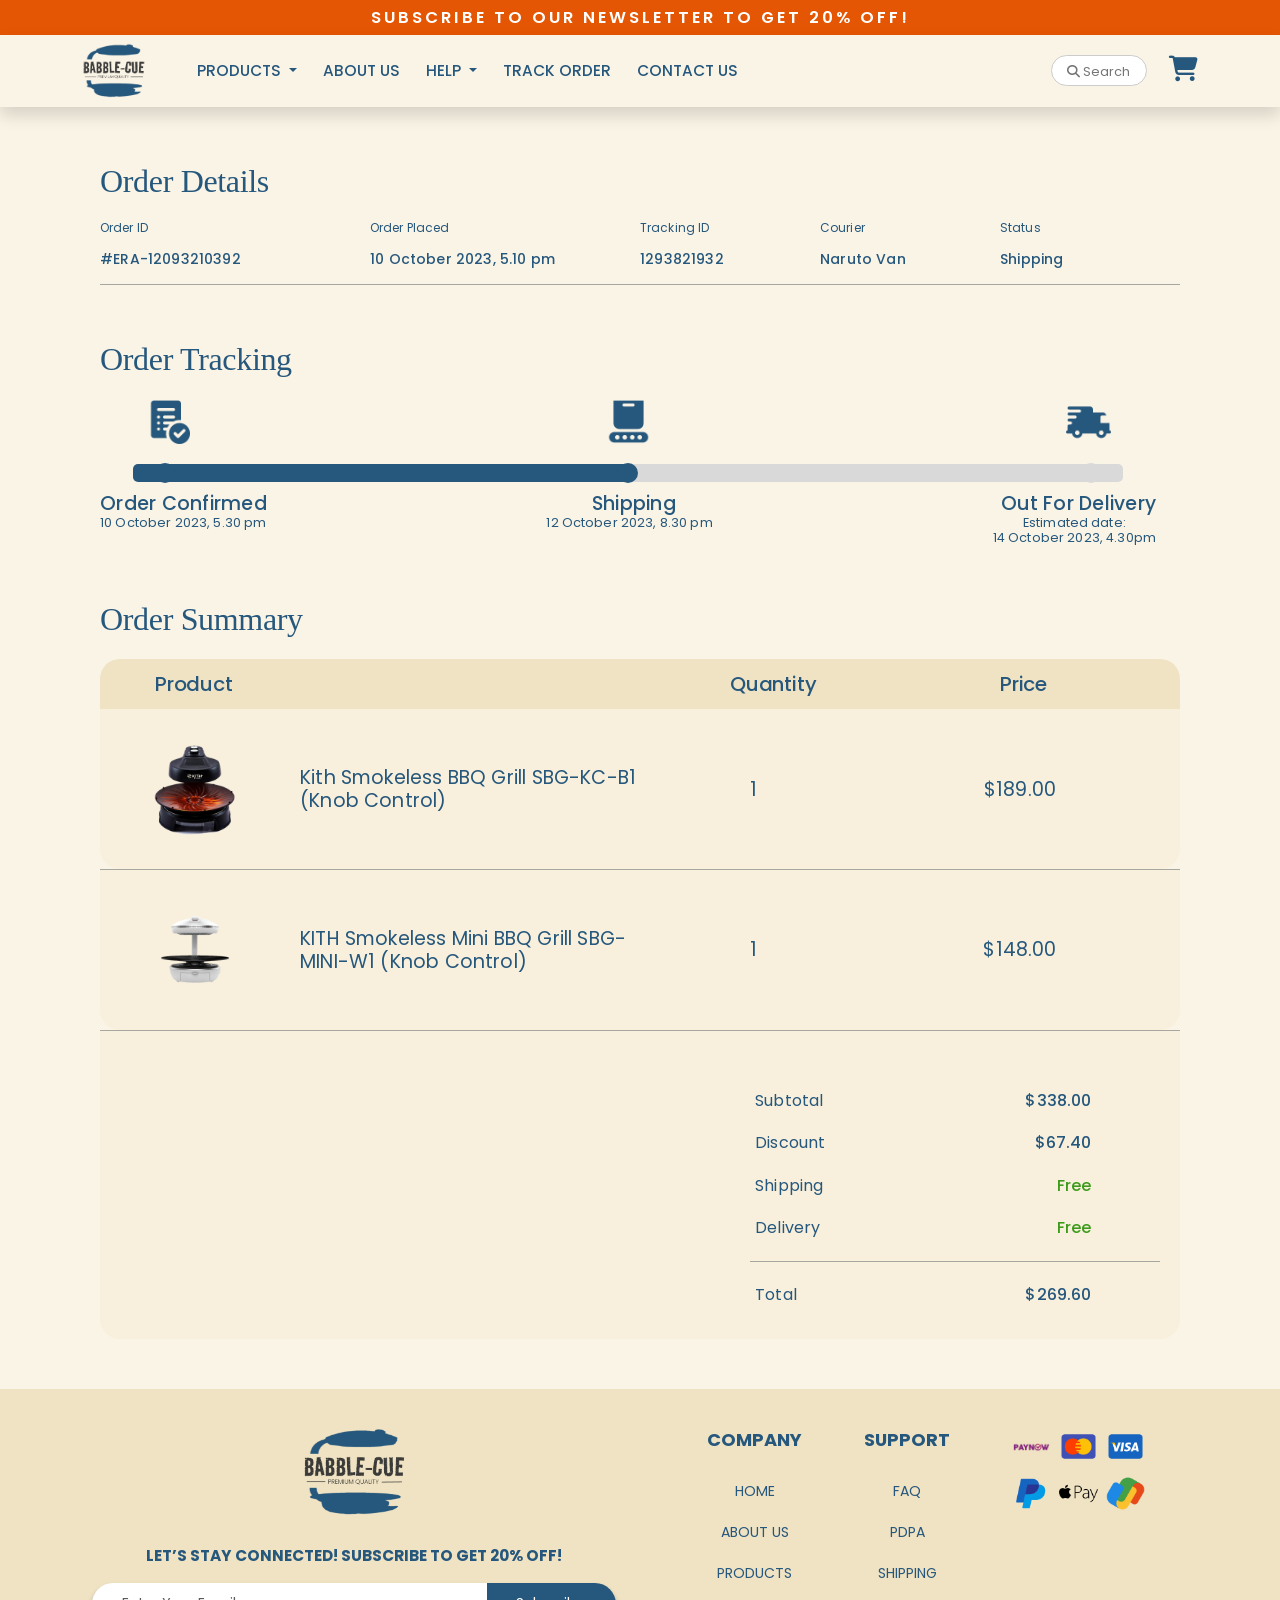
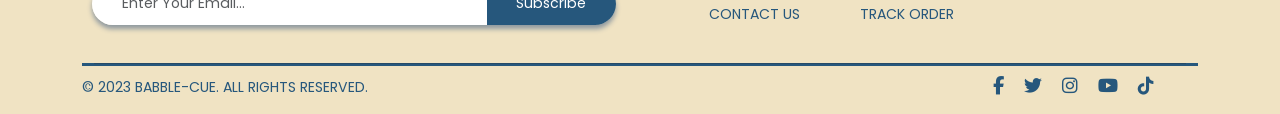
<file: trackOrder.html>
<!DOCTYPE html>
<html>
    <head>
        <!-- Google Tag Manager -->
        <script>(function(w,d,s,l,i){w[l]=w[l]||[];w[l].push({'gtm.start':
        new Date().getTime(),event:'gtm.js'});var f=d.getElementsByTagName(s)[0],
        j=d.createElement(s),dl=l!='dataLayer'?'&l='+l:'';j.async=true;j.src=
        'https://www.googletagmanager.com/gtm.js?id='+i+dl;f.parentNode.insertBefore(j,f);
        })(window,document,'script','dataLayer','GTM-N95ZB4XJ');</script>
        <!-- End Google Tag Manager -->
        
        <title>Babble-Cue Track Order</title>

        <!-- Language Control -->
        <meta charset="utf-8">

        <!-- Responsive control, using user scalable no (cannot zoom in)  -->
        <meta name="viewport" content="width=device-width,initial-scale=1">

        <!-- link style sheet -->
        <link rel="stylesheet" href="css/trackOrder.css">

        <!-- favicon -->
        <link rel="icon" type="image/x-icon" href="images/logo/favicon.ico">
        <meta description="Babble-Cue">

        <!-- links to font-awesome and bootstrap -->
        <link rel="stylesheet" href="https://cdnjs.cloudflare.com/ajax/libs/font-awesome/6.4.2/css/all.min.css" integrity="sha512-z3gLpd7yknf1YoNbCzqRKc4qyor8gaKU1qmn+CShxbuBusANI9QpRohGBreCFkKxLhei6S9CQXFEbbKuqLg0DA==" crossorigin="anonymous" referrerpolicy="no-referrer" />
        <link href="https://cdn.jsdelivr.net/npm/bootstrap@5.3.2/dist/css/bootstrap.min.css" rel="stylesheet" integrity="sha384-T3c6CoIi6uLrA9TneNEoa7RxnatzjcDSCmG1MXxSR1GAsXEV/Dwwykc2MPK8M2HN" crossorigin="anonymous">

        <!-- fonts -->
        <link rel="preconnect" href="https://fonts.googleapis.com">
        <link rel="preconnect" href="https://fonts.gstatic.com" crossorigin>
        <link href="https://fonts.googleapis.com/css2?family=Poppins:ital,wght@0,100;0,200;0,300;0,400;0,500;0,600;0,700;1,100;1,200;1,300;1,400;1,500;1,600;1,700&family=Tinos:ital@0;1&display=swap" rel="stylesheet">
        <link href="https://fonts.cdnfonts.com/css/georgia" rel="stylesheet">
    </head>

    <body style="background-color: #FAF4E6;">
        <!-- Google Tag Manager (noscript) -->
        <noscript><iframe src="https://www.googletagmanager.com/ns.html?id=GTM-N95ZB4XJ"
        height="0" width="0" style="display:none;visibility:hidden"></iframe></noscript>
        <!-- End Google Tag Manager (noscript) -->


        <!-- Navigation Start -->
        <div class="orangeBG text-center">
            <p class="navNewsletterText">Subscribe to our newsletter to get 20% off!</p>
        </div>
        <nav id="navBar" class="navbar navbar-expand-sm sticky-top shadow" style="background-color: #FAF4E6;">
            <div class="container">
                <button class="navbar-toggler" type="button" data-toggle="collapse" data-target="#navbarNav" aria-controls="navbarNav" aria-expanded="false" aria-label="Toggle navigation">
                    <span class="navbar-toggler-icon"></span>
                </button>

                <div style="width: 5vw; min-width: 50px;">
                    <a class="navbar-brand" href="index.html">
                        <img src="images/logo/logo.png" title="Babble-Cue" class="img-fluid">
                    </a>
                </div>
                
                <div class="d-block d-sm-none">
                    <a href="cart.html"><i class="fa-solid fa-cart-shopping navIcon"></i></a>
                </div>
                

                <div class="collapse navbar-collapse justify-content-between" id="navbarNav" style="padding: 0 0 0 3%;">
                    <ul class="navbar-nav navText">
                        <li class="nav-item dropdown">
                            <a class="nav-link dropdown-toggle" href="#" id="navbarDropdownMenuProducts" data-toggle="dropdown" aria-haspopup="true" aria-expanded="false">
                                Products
                            </a>
                            <div class="dropdown-menu" style="background-color: #FAF4E6; border: #FAF4E6;" aria-labelledby="navbarDropdownMenuProducts">
                                <a class="dropdown-item" href="product-mini.html">Kith Smokeless BBQ Grill (Mini)</a>
                                <a class="dropdown-item" href="product-touch.html">Kith Smokeless BBQ Grill Touch Control</a>
                                <a class="dropdown-item" href="product-knob.html">Kith Smokeless BBQ Grill Knob Control</a>
                            </div>
                            </li>
                        <li class="nav-item">
                            <a class="nav-link" href="about.html">About Us</a>
                        </li>
                        <li class="nav-item dropdown">
                            <a class="nav-link dropdown-toggle" href="#" id="navbarDropdownMenuHelp" data-toggle="dropdown" aria-haspopup="true" aria-expanded="false">
                                Help
                            </a>
                            <div class="dropdown-menu" style="background-color: #FAF4E6; border: #FAF4E6;" aria-labelledby="navbarDropdownMenuHelp">
                                <a class="dropdown-item" href="faq.html">Frequently Asked Questions</a>
                                <a class="dropdown-item" href="faq.html#shipping">Shipping & Returns</a>
                                <a class="dropdown-item" href="pdpa.html">PDPA</a>
                            </div>
                            </li>
                        <li class="nav-item">
                            <a class="nav-link" href="track.html">Track Order</a>
                        </li>
                        <li class="nav-item">
                            <a class="nav-link" href="contact.html">Contact Us</a>
                        </li>
                    </ul>
                    <div>
                        <input type="text" class="search-hover" name="" placeholder="&#xF002; Search here"/>
                    </div>
                </div>

                <div class="d-none d-sm-block" style="padding-left: 2%;">
                    <a href="cart.html"><i class="fa-solid fa-cart-shopping navIcon"></i></a>
                </div>
            </div>
        </nav>
        <!-- Navigation End -->

        <div class="lightBG">
            <div class="order">
                <div class="col-12">
                    <p id="order-title">Order Details</p>
                    <div class="row">
                        <div class="col-3">
                            <p id="detail-name">Order ID</p>
                            <p id="detail-det">#ERA-12093210392</p>

                        </div>
                        <div class="col-3">
                            <p id="detail-name">Order Placed</p>
                            <p id="detail-det">10 October 2023, 5.10 pm</p>
                        </div>
                        <div class="col-2">
                            <p id="detail-name">Tracking ID</p>
                            <p id="detail-det">1293821932</p>
                        </div>
                        <div class="col-2">
                            <p id="detail-name">Courier</p>
                            <p id="detail-det">Naruto Van</p>
                        </div>
                        <div class="col-2">
                            <p id="detail-name">Status</p>
                            <p id="detail-det">Shipping</p>
                        </div>
                    </div>

                    <div class="col-sm-12 col-12 separator"></div>

                    <p id="order-title">Order Tracking</p>

                    <div class="row track-timeline">
                        <div class="col-11 tracking-time" style="padding-bottom: 20px;">
                            <img src="images/icon/order-confirmed.png" id="tracking-icon">
                            <img src="images/icon/conveyor.png" id="tracking-icon">
                            <img src="images/icon/transit.png" id="tracking-icon">
                        </div>
                        <div class="col-11 timeline">
                            <div class="time-stamp time-blue"></div>
                            <div class="time-stamp time-blue"></div>
                            <div class="time-stamp"></div>
                        </div>
                        <div class="col-12 tracking-time">
                            <div id="tracking">Order Confirmed</div>
                            <div id="tracking">Shipping</div>
                            <div id="tracking">Out For Delivery</div>
                        </div>
                        <div class="col-12 tracking-time">
                            <div id="time">10 October 2023, 5.30 pm</div>
                            <div id="time" class="ship">12 October 2023, 8.30 pm</div>
                            <div id="time">Estimated date: <br>14 October 2023, 4.30pm</div>
                        </div>
                    </div>
                    
                    <p id="order-title">Order Summary</p>

                    <div class="order-sum">
                        <div class="col-sm-7 col-6 product" id="summary-header">Product</div>
                        <div class="col-sm-3 col-4" id="summary-header">Quantity</div>
                        <div class="col-sm-1" id="summary-header">Price</div>
                    </div>

                    <div class="order-list">
                        <div class="col-2 prod"><img src="images/products/grill-knob.png" id="product-img"></div>
                        <div class="col-sm-4 col-3 prod-name" id="list-details">Kith Smokeless BBQ Grill SBG-KC-B1 (Knob Control)</div>
                        <div class="col-2" id="list-details">1</div>
                        <div class="col-2" id="list-details" style="text-align: center;">$189.00</div>
                    </div>

                    <div class="separator"></div>
                    <div class="order-list hide-mobile">
                        <div class="col-2 prod"><img src="images/products/grill-mini.png" id="product-img"></div>
                        <div class="col-sm-4 col-3 prod-name" id="list-details">KITH Smokeless Mini BBQ Grill SBG-MINI-W1 (Knob Control)</div>
                        <div class="col-2" id="list-details">1</div>
                        <div class="col-2" id="list-details" style="text-align: center;">$148.00</div>
                    </div>

                    <div class="separator"></div>
                    <div class="sum">
                        <div class="col-sm-5 col-12 order-details">
                            <div class="col-sm-10 col-12 summary-details">
                                <div class="col-sm-5 col-9 item">
                                    Subtotal
                                </div>
                                <div class="col-sm-5 col-3 price">$338.00</div>
                            </div>

                            <div class="col-sm-10 col-12 summary-details">
                                <div class="col-sm-5 col-9 item">
                                    Discount
                                </div>
                                <div class="col-sm-5 col-3 price">$67.40</div>
                            </div>

                            <div class="col-sm-10 col-12 summary-details">
                                <div class="col-sm-5 col-9 item">
                                    Shipping
                                </div>
                                <div class="col-sm-5 col-3 free">Free</div>
                            </div>

                            <div class="col-sm-10 col-12 summary-details">
                                <div class="col-sm-5 col-9 item">
                                    Delivery
                                </div>
                                <div class="col-sm-5 col-3 free">Free</div>
                            </div>

                            <div class="col-sm-12 col-12 separator"></div>

                            <div class="col-sm-10 col-12 summary-details">
                                <div class="col-sm-5 col-9 item">
                                    Total
                                </div>
                                <div class="col-sm-5 col-3 price">$269.60</div>
                            </div>
                        </div>
                    </div>

                </div>
            </div>

            <div class="blank"></div>
        </div>
        
    <!-- Footer -->
        <footer style="background-color: #F0E3C3;">
            <div class="container d-none d-sm-block" style="padding-top: 3%;">
                <div class="row">
                    <div class="col-6 text-center" style="padding-left: 2%;">
                        <img src="images/logo/logo.png" alt="babble-cue logo" class="footerLogo mx-auto d-block">
                        <p class="footerNewsletter"><strong>Let’s stay connected! Subscribe to get 20% off!</strong></p>
                        <div class="input-group mb-3 input-shadow">
                            <input type="text" id="rounded-left" class="form-control subscribeInput" placeholder="Enter Your Email...">
                            <span class="input-group-text subscribeBtn" id="rounded-right">Subscribe</span>
                        </div>
                    </div>
                    <div class="col-2 d-flex justify-content-end text-center">
                        <div class="footerLinks">
                            <p><strong>COMPANY</strong></p>
                            <ul>
                                <li><a href="index.html">HOME</a><br></li>
                                <li><a href="about.html">ABOUT US</a><br></li>
                                <li><a href="about.html#products">PRODUCTS</a><br></li>
                                <li><a href="contact.html">CONTACT US</a></li>
                            </ul>
                        </div>
                    </div>
                    <div class="col-2 text-center">
                        <div class="footerLinks">
                            <p><strong>SUPPORT</strong></p>
                            <ul>
                                <li><a href="faq.html">FAQ</a></li>
                                <li><a href="pdpa.html">PDPA</a></li>
                                <li><a href="faq.html#shipping">SHIPPING</a></li>
                                <li><a href="track.html">TRACK ORDER</a></li>
                            </ul>
                        </div>
                    </div>
                    <div class="col-2" style="padding-right: 3%;">
                        <div class="row row-cols-sm-3 g-2">
                            <img src="images/nav/footer/paynow-logo-2.png" alt="paynow" class="img-fluid col-sm-4 mx-auto d-block object-fit-contain"/>
                            <img src="images/nav/footer/icons8-mastercard-480.png" alt="mastercard" class="img-fluid col-sm-4 mx-auto d-block object-fit-contain"/>
                            <img src="images/nav/footer/icons8-visa-480.png" alt="visa" class="img-fluid col-sm-4 mx-auto d-block object-fit-contain" />
                            <img src="images/nav/footer/icons8-paypal-480.png" alt="paypal" class="img-fluid col-sm-4 mx-auto d-block object-fit-contain" />
                            <img src="images/nav/footer/Apple-Pay-Logo-2014.png" alt="apple pay" class="img-fluid col-sm-4 mx-auto d-block object-fit-contain" />
                            <img src="images/nav/footer/icons8-google-pay-480.png" alt="google pay" class="img-fluid col-sm-4 mx-auto d-block object-fit-contain" />
                        </div>
                        
                    </div>
                </div>
                <div style="padding-top: 2%;"></div>
                <div class="row footerLine container" style="margin: auto;">
                    <hr class="solid">
                </div>
                <div class="row" style="padding-top: 1%;">
                    <div class="col-6">
                        <p class="footerCopywrite">&copy; 2023 BABBLE-CUE. ALL RIGHTS RESERVED.</p>
                    </div>
                    <div class="col-6 d-flex justify-content-end socialsIcon">
                        <i class="fa-brands fa-facebook-f"></i>
                        <i class="fa-brands fa-twitter"></i>
                        <i class="fa-brands fa-instagram"></i>
                        <i class="fa-brands fa-youtube"></i>
                        <i class="fa-brands fa-tiktok"></i>
                    </div>
                </div>
            </div>





            <div class="container d-block d-sm-none text-center" style="padding-top: 3%;">
                <img src="images/logo/logo.png" alt="babble-cue logo" class="footerLogo mx-auto d-block">
                <p class="footerNewsletter"><strong>Let’s stay connected! Subscribe to get 20% off!</strong></p>
                <div style="padding: 0 5%;">
                    <div class="input-group mb-3 input-shadow">
                        <input type="text" id="rounded-left" class="form-control subscribeInput" placeholder="Enter Your Email...">
                        <span class="input-group-text subscribeBtn" id="rounded-right">Subscribe</span>
                    </div>
                </div>
                
                <div class="row">
                    <div class="col-6">
                        <div class="footerLinks">
                            <p><strong>COMPANY</strong></p>
                            <ul>
                                <li><a href="index.html">HOME</a></li>
                                <li><a href="about.html">ABOUT US</a></li>
                                <li><a href="about.html#products">PRODUCTS</a></li>
                                <li><a href="contact.html">CONTACT US</a></li>
                            </ul>
                        </div>
                    </div>
                    <div class="col-6">
                        <div class="footerLinks">
                            <p><strong>SUPPORT</strong></p>
                            <ul>
                                <li><a href="faq.html">FAQ</a></li>
                                <li><a href="pdpa.html">PDPA</a></li>
                                <li><a href="faq.html#shipping">SHIPPING</a></li>
                                <li><a href="track.html">TRACK ORDER</a></li>
                            </ul>
                        </div>
                    </div>
                </div>
                <div style="padding: 0 20%;">
                    <div class="row g-2 container d-flex justify-content-center" style="padding-top: 3%;">
                        <img src="images/nav/footer/paynow-logo-2.png" alt="paynow" class="img-fluid col-2 mx-auto d-block object-fit-contain" />
                        <img src="images/nav/footer/icons8-mastercard-480.png" alt="mastercard" class="img-fluid col-2 mx-auto d-block object-fit-contain" />
                        <img src="images/nav/footer/icons8-visa-480.png" alt="visa" class="img-fluid col-2 mx-auto d-block object-fit-contain" />
                        <img src="images/nav/footer/icons8-paypal-480.png" alt="paypal" class="img-fluid col-2 mx-auto d-block object-fit-contain" />
                        <img src="images/nav/footer/Apple-Pay-Logo-2014.png" alt="applepay" class="img-fluid col-2 mx-auto d-block object-fit-contain" />
                        <img src="images/nav/footer/icons8-google-pay-480.png" alt="googlepay" class="img-fluid col-2 mx-auto d-block object-fit-contain" />
                    </div>
                </div>
                
                <div style="padding-top: 2%;"></div>
                <div class="row footerLine container" style="margin: auto;">
                    <hr class="solid">
                </div>
                
                <div class="footerEnd" style="padding-top: 1%;">
                    <p class="footerCopywrite">&copy; 2023 BABBLE-CUE. ALL RIGHTS RESERVED.</p>
                    <i class="fa-brands fa-facebook-f"></i>
                    <i class="fa-brands fa-twitter"></i>
                    <i class="fa-brands fa-instagram"></i>
                    <i class="fa-brands fa-youtube"></i>
                    <i class="fa-brands fa-tiktok"></i>
                </div>
                <div style="padding-top: 3%;"></div>
                </div>
            </div>
        </footer>
        <!-- Footer End -->
        


        <!-- Bootstrap scripts -->
        <script src="https://code.jquery.com/jquery-3.2.1.slim.min.js" integrity="sha384-KJ3o2DKtIkvYIK3UENzmM7KCkRr/rE9/Qpg6aAZGJwFDMVNA/GpGFF93hXpG5KkN" crossorigin="anonymous"></script>
        <script src="https://cdn.jsdelivr.net/npm/popper.js@1.12.9/dist/umd/popper.min.js" integrity="sha384-ApNbgh9B+Y1QKtv3Rn7W3mgPxhU9K/ScQsAP7hUibX39j7fakFPskvXusvfa0b4Q" crossorigin="anonymous"></script>
        <script src="https://cdn.jsdelivr.net/npm/bootstrap@4.0.0/dist/js/bootstrap.min.js" integrity="sha384-JZR6Spejh4U02d8jOt6vLEHfe/JQGiRRSQQxSfFWpi1MquVdAyjUar5+76PVCmYl" crossorigin="anonymous"></script>

    </body>
</html>
</file>
<file: css/cart.css>
@import "styles.css";

.lightBG {
	width: 100%;
}

.cart {
	display: flex;
	align-content: center;
	justify-content: center;
	padding: 50px 50px;
	margin: 0 !important;
}

.cart-item {
	margin-bottom: 40px;
}

.cart-title {
	color: #26577C;
	font-family: Georgia;
	font-size: 35px;
	font-style: normal;
	font-weight: 400;
	line-height: 120%; /* 42px */
	letter-spacing: 0.35px;
	padding-bottom: 50px;
}

#product-img {
	width: 160px;
	height: 160px;
}

.product-name {
	color: #26577C;
	font-family: Poppins;
	font-size: 21.672px;
	font-style: normal;
	font-weight: 500;
	line-height: 120%; /* 26.006px */
	letter-spacing: 0.217px;
}

.product-info {
	display: flex;
	flex-direction: column;
	align-content: center;
	justify-content: space-around;
}

.quant {
	margin-bottom: 10px;
}

.quantity {
	color: #26577C;
	font-family: Poppins;
	font-size: 17px;
	font-style: normal;
	font-weight: 500;
	line-height: 120%; /* 20.805px */
	letter-spacing: 0.173px;

	align-self: flex-end;
}

.qty {
	border-color: #26577C;
	border: solid;
	color: #26577C;
	border-width: 1.5px;
	padding: 2px;

	width: 18px;
	height: 18px;
}

.price {
	color: #26577C;
	font-family: Poppins;
	font-size: 26.006px;
	font-style: normal;
	font-weight: 600;
	line-height: 120%; /* 31.207px */
	letter-spacing: 0.26px;
}

.separator {
	background: #A6A7A1;
	height: 0.693px;
	margin: 40px 0px;
	align-self: center;
}

.summary {
	border-radius: 20px;
	background: rgba(240, 227, 195, 0.50);
	padding: 40px !important;
	display: flex;
	flex-direction: column;
	align-content: center;
	justify-content: flex-start;

}

.summary-details {
	display: flex;
	align-content: center;
	justify-content: space-between;
}

.summary-header {
	color: #26577C;
	font-family: Poppins;
	font-size: 25px;
	font-style: normal;
	font-weight: 500;
	line-height: 120%; /* 30px */
	letter-spacing: 0.25px;

	padding-bottom: 30px;
}

.summary-titles {
	color: #26577C;
	font-family: Poppins;
	font-size: 20px;
	font-style: normal;
	font-weight: 400;
	line-height: 120%; /* 24px */
	letter-spacing: 0.2px;
}

.amount {
	color: #26577C;
	font-family: Poppins;
	font-size: 20px;
	font-style: normal;
	font-weight: 500;
	line-height: 120%; /* 24px */
	letter-spacing: 0.2px;

	padding-bottom: 20px;
	text-align: right;
}

.free {
	color: #3C9B1B;
	font-family: Poppins;
	font-size: 20px;
	font-style: normal;
	font-weight: 500;
	line-height: 120%; /* 24px */
	letter-spacing: 0.2px;

	padding-bottom: 20px;
	text-align: right;
}

.check {
	display: flex;
	padding: 10px 60px;
	justify-content: center;
	align-items: center;
	border-radius: 24px;
	background: #CF550F;

	margin-top: 10px;
}

#checkout {
	color: #FAF4E6;
	font-feature-settings: 'calt' off;
	font-family: Poppins;
	font-size: 19px;
	font-style: normal;
	font-weight: 600;
	line-height: 30.419px; /* 160.1% */
	letter-spacing: -0.19px;
	text-decoration-line: none;
}

.del-info {
	color: #26577C;
	font-family: Poppins;
	font-size: 14px;
	font-style: normal;
	font-weight: 400;
	line-height: 120%; /* 19.2px */
	letter-spacing: 0.15px;
	text-align: center;
}

@media only screen and (max-width: 576px) {

	.cart {
		padding: 50px 20px;
		display: flex;
		flex-direction: column;
		align-content: center;
		justify-content: center;
		width: 100%;
	}

	.cart-title {
		font-size: 25px;
	}

	#product-img {
		width: 75px;
		height: 75px;
		display: flex;
		align-self: center;
	}

	.product-info {
		margin-left: 20px;
	}

	.product-name {
		font-size: 13px;
	}

	.quantity {
		font-size: 11px;
	}

	.qty {
		width: 14px;
		height: 14px;
	}

	.price {
		font-size: 14px;
	}

	.summary-details, .amount, .free {
		font-size: 16px;
	}

	#checkout {
		font-size: 17px;
	}

	.del-info {
		font-size: 13px;
	}

}

@media (max-width:500px) {
	
	.cart-title {
		font-family: Tinos;
	}
}
</file>
<file: css/confirmation.css>
@import "styles.css";

.container {
	display: flex;
	align-content: center;
	justify-content: center !important;
}

.confirmation {
	display: flex;
	flex-direction: column;
	align-items: center;
	justify-content: center;
	padding: 50px 0px;
	width: 100%;
}

.row {
	width: 100%;
}

#name {
	color: #26577C;
	text-align: center;
	font-family: Poppins;
	font-size: 25px;
	font-style: normal;
	font-weight: 400;
	line-height: 150%; /* 41.313px */
	letter-spacing: -0.275px;
}

#thank {
	color: #26577C;
	text-align: center;
	font-family: Georgia;
	font-size: 55px;
	font-style: normal;
	font-weight: 400;
	line-height: 150%; /* 82.627px */
	letter-spacing: -0.551px;
}

#order {
	color: #26577C;
	text-align: center;
	font-family: Poppins;
	font-size: 20px;
	font-style: normal;
	font-weight: 400;
	line-height: 150%; /* 33.051px */
	letter-spacing: -0.22px;
}

#receipt {
	color: #26577C;
	text-align: center;
	font-family: Poppins;
	font-size: 16px;
	font-style: normal;
	font-weight: 400;
	line-height: 150%; /* 24.788px */
	letter-spacing: -0.165px;
}

.order-info {
	display: flex;
	flex-direction: row;
	align-items: center;
}

.info {
	display: flex;
	flex-direction: column;
	align-items: center;
	flex-shrink: 0;

	min-height: 250px;
	padding: 30px;
	border: 1px solid #5B5B5B;
}

#icons {
	width: 35px;
	height: 35px;
	padding-bottom: 5px;
}

#info {
	color: #26577C;
	text-align: center;
	font-family: Poppins;
	font-size: 12px;
	font-style: normal;
	font-weight: 500;
	line-height: 150%; /* 18.272px */
	letter-spacing: -0.122px;
	padding-bottom: 15px;
}

#details {
	color: #26577C;
	text-align: justify;
	font-family: Poppins;
	font-size: 12px;
	font-style: normal;
	font-weight: 400;
	line-height: 150%; /* 18.272px */
	letter-spacing: -0.122px;
	text-align: center;

	white-space: normal;
}

.summary {
	display: flex;
	flex-direction: column;
	align-items: flex-start;
}

#summary {
	color: #26577C;
	text-align: center;
	font-family: Georgia;
	font-size: 33px;
	font-style: normal;
	font-weight: 400;
	line-height: 150%; /* 49.576px */
	letter-spacing: -0.331px;
	padding: 45px 0px;
}

.order-sum {
	display: flex;
	flex-direction: row;
	align-items: center;
	gap: 33.051px;

	background: rgba(240, 227, 195, 0.50);
}

.product {
	padding-left: 55px;
}

.prod {
	padding-left: 45px;
	margin-right: 20px;
}

#summary-header {
	color: #26577C;
	text-align: left;
	font-family: Poppins;
	font-size: 20px;
	font-style: normal;
	font-weight: 500;
	line-height: 150%; /* 31.105px */
	letter-spacing: -0.207px;
}

.order-list {
	display: flex;
	flex-direction: row;
	align-items: center;
	margin: 30px 0px;
}

#product-img {
	width: 100px;
	height: 100px;
}

.prod-name {
	margin-right: 20px;
	text-align: left !important;
}

#list-details {
	color: #26577C;
	font-family: Poppins;
	font-size: 18.156px;
	font-style: normal;
	font-weight: 400;
	line-height: 120%; /* 21.787px */
	letter-spacing: 0.182px;
	text-align: center;
}

.separator {
	background: #A6A7A1;
	height: 0.693px;
	margin: 0px 0px;
	align-self: center;
}

.sum {
	display: flex;
	align-items: center;
	justify-content: flex-end;
}

.order-details {
	display: flex;
	padding: 35px 20px;
	flex-direction: column;
	align-items: flex-start;
	gap: 23.315px;
	margin-top: 25px !important;

	border-radius: 18.652px;
}

.item {
	color: #26577C;
	font-family: Poppins;
	font-size: 16px;
	font-style: normal;
	font-weight: 400;
	line-height: 120%; /* 22.382px */
	letter-spacing: 0.187px;
}

.price {
	color: #26577C;
	font-family: Poppins;
	font-size: 16px;
	font-style: normal;
	font-weight: 500;
	line-height: 120%; /* 22.382px */
	letter-spacing: 0.187px;
	text-align: right;
}

.summary-details {
	display: flex;
	align-content: center;
	justify-content: space-between;
	padding-left: 5px;
}

.free {
	color: #3C9B1B;
	font-family: Poppins;
	font-size: 16px;
	font-style: normal;
	font-weight: 500;
	line-height: 120%; /* 24px */
	letter-spacing: 0.2px;
	text-align: right;

	text-align: right;
}

.home {
	display: flex;
	padding: 11px 66px;
	justify-content: center;
	align-items: center;

	border-radius: 22px;
	background: #CF550F;
}

#home {
	color: #FFF;
	font-feature-settings: 'calt' off;
	font-family: Poppins;
	font-size: 20.932px;
	font-style: normal;
	font-weight: 600;
	line-height: 33.512px; /* 160.1% */
	letter-spacing: -0.209px;

	text-align: center;
	text-decoration-line: none;
}

@media (max-width:770px) {

	.hide-mobile {
		display: none;
		margin: 0px;
	}

	#receipt {
		font-size: 15px;
		text-align: justify;
	}

	.sum {
		justify-content: center;
	}

}

@media (max-width:500px) {
	
	#thank, #summary {
		font-family: Tinos !important;
	}
}
</file>
<file: css/faq_pdpa_contact.css>
@import "styles.css";

.headerDark {
    color: #26577C;
    line-height: 120%;
    letter-spacing: 0.5px;
    text-transform: capitalize;
    font-size: 3.5vw;
    font-family: Georgia;
    font-weight: 400;
}

.subheaderDark {
    color: #26577C;
    font-family: Poppins;
    font-size: 1.5vw;
    font-weight: 400;
    line-height: 160%;
    margin: 0;
}

.subheaderPDPADark {
    color: #26577C;
    font-family: Poppins;
    font-size: 20px;
    font-weight: 400;
    line-height: 160%;
    margin: 0;
}

#general-left {
    font-size: 15px;
    font-family: Poppins;
    font-weight: 600;
    border-radius: 30px 0 0 30px;
    padding: 10px 30px 10px 30px;
    background-color: white; 
    color: #26577C; 
    border: white;
    text-decoration: none;
}

#general-left:hover, #shipping-right:hover{
    background-color: #E55604;
    color: white;
}

#shipping-right {
    font-size: 15px;
    font-family: Poppins;
    font-weight: 600;
    border-radius: 0px 30px 30px 0px;
    padding: 10px 20px 10px 21px;
    background-color: #26577C; 
    color: white; 
    border: #26577C;
    text-decoration: none;
}

.faq-buttons {
    position: sticky; 
    top: 15%; 
    z-index: 4;
}

.faqBtn-shadow {
    box-shadow: 0px 4px 5px 0 #8f99a0;
    border-radius:25px;
}

.faqHeader {
    color: #26577C;
    line-height: 120%;
    letter-spacing: 0.3px;
    font-size: 30px;
    font-family: Poppins;
    font-weight: 500;
}

.accordion-button.collapsed, .accordion-button:focus, .accordion-button:not(.collapsed) {
    font-size: 20px;
    font-family: Georgia;
    font-weight: 600;
    background-color: #FAF4E6 !important;
    border-bottom: 1px solid #26577C !important;
    color: #26577C !important;
}

.accordion-body {
    font-size: 20px;
    font-family: Poppins;
    font-weight: 400;
    background-color: #FAF4E6 !important;
    color: #26577C !important;
}

.aboutSection p{
    font-size: 1.2vw;
    color: #26577C;
    font-weight: 400;
    font-family: Poppins;
}

.aboutSection i{
    font-size: 3.5vw;
    color: #26577C;
}

#contactForm {
    font-size: 1.2vw;
    font-family: Poppins;
}

#contactForm input, textarea{
    width: 100%;
    line-height: 30%;
    padding: 10px 10px;
    border-radius: 5px;
    border: 1px solid #8f99a0;
}

#contactForm input::placeholder {
    font-size: 1vw;
}

#contactForm input[type=submit] {
    background-color: #E55604;
    color: #fff;
    border: none;
    width: 40%;
    padding: 15px 10px;
    border-radius: 5px;
}


/* Mobile size! */
@media only screen and (max-width: 576px) {
    /* For mobile phones: */ 
    .headerDark, .headerLight {
        font-size: 6.5vw;
    }

    .subheaderLight, .subheaderDark {
        font-size: 3.5vw;
    }

    .aboutSection p{
        font-size: 3vw;
        line-height: 150%;
    }
    
    .aboutSection i{
        font-size: 8vw;
    }

    #contactForm {
        font-size: 3vw;
    }
    
    #contactForm input::placeholder, textarea::placeholder{
        font-size: 2.5vw;
    }
    
    #contactForm input[type=submit] {
        width: 55%;
        padding: 22px 10px;
    }

    #general-left, #shipping-right {
        font-size: 2.5vw;
    }

    .faqHeader {
        font-size: 4vw;
    }

    .accordion-button.collapsed, .accordion-button:focus, .accordion-button:not(.collapsed), .accordion-body {
        font-size: 3vw;
    }

    .subheaderPDPADark {
        font-size: 3.5vw;
    }

    .headerDark, .accordion-button.collapsed, .accordion-button:focus, .accordion-button:not(.collapsed) {
        font-family: Tinos;
    }
}
</file>
<file: css/payment.css>
@import "styles.css";

.container {
	display: flex;
	align-content: center;
	justify-content: center !important;
}

.form {
	display: flex;
	align-content: center;
	justify-content: center;
	padding: 0px 100px;
	width: 100%;
}

.form-title {
	color: #26577C;
	font-family: Georgia;
	font-size: 25px;
	font-style: normal;
	font-weight: 400;
	line-height: 120%; /* 30px */
	letter-spacing: 0.25px;

	padding-top: 50px;
}

::selected {
	color: #000;
}

::placeholder {
	color: #96999B !important;
	font-family: Poppins;
	font-size: 15px;
	font-style: normal;
	font-weight: 400;
	line-height: 120%;
	letter-spacing: 0.15px;	
}

label {
	color: #000;
	font-family: Poppins;
	font-size: 15px;
	font-style: normal;
	font-weight: 400;
	line-height: 120%; /* 18px */
	letter-spacing: 0.15px;
}

#payment-form {
	padding-top: 20px;
}

.payment-method {
	display: flex;
	padding: 20px;
	align-items: center;
	justify-content: flex-start;
	gap: 10px;
	background: #fff;
	height: 60px;
	margin-bottom: 10px;
}

.paymentLogo {
	display: flex;
	justify-content: flex-end;
	padding-right: 3vw !important;
}

#pay {
	height: 20px;
}

#credit {
	height: 30px;
}

.paymentLogo {
	justify-content: flex-end;
}

input {
	border-radius: 5px;
	border: 1px solid #6C6C6B;
	background: #FFF;
	height: 50px;
}

.checkbx {
	display: flex;
	align-items: center;
	gap: 8px;
}

.continue {
	display: flex;
	justify-content: center !important;
	align-items: flex-start;
	border-radius: 20px;
	border: none;
	background: #CF550F;
	padding: 5px 60px;
	margin-top: 20px !important;
}

#submit {
	color: #FAF4E6;
	font-feature-settings: 'calt' off;
	font-family: Poppins;
	font-size: 19px;
	font-style: normal;
	font-weight: 600;
	line-height: 30.419px; /* 160.1% */
	letter-spacing: -0.19px;
	text-decoration-line: none;

	background: none;
	border: none;
}

.policies {
	color: #26577C;
	font-family: Poppins;
	font-size: 12px;
	font-style: normal;
	font-weight: 400;
	line-height: 120%; /* 14.4px */
	letter-spacing: 0.12px;
	text-decoration-line: underline;
}

.policy {
	padding-top: 10px;
	padding: 0;

	display: flex;
	align-items: center !important;
	justify-content: center !important;
}


.checkout {
	padding-top: 50px;

}

.checkout-header {
	display: flex;
	align-items: flex-end;
}

.chk {
	color: #26577C;
	font-family: Georgia;
	font-size: 30px;
	font-style: normal;
	font-weight: 400;
	line-height: 120%; /* 42px */
	letter-spacing: 0.35px;
}

.edit {
	color: #26577C;
	font-feature-settings: 'calt' off;
	font-family: Poppins;
	font-size: 14px;
	font-style: normal;
	font-weight: 400;
	line-height: 150%; /* 22.155px */
	letter-spacing: -0.148px;
	text-decoration-line: underline;
}

.summary {
	display: flex;
	padding: 35px 20px;
	flex-direction: column;
	align-items: flex-start;
	gap: 23.315px;
	margin-top: 25px !important;

	border-radius: 18.652px;
	background: rgba(240, 227, 195, 0.50);
}

.order {
	color: #26577C;
	font-family: Poppins;
	font-size: 20px;
	font-style: normal;
	font-weight: 500;
	line-height: 120%; /* 27.978px */
	letter-spacing: 0.233px;
}

.item {
	color: #26577C;
	font-family: Poppins;
	font-size: 16px;
	font-style: normal;
	font-weight: 400;
	line-height: 120%; /* 22.382px */
	letter-spacing: 0.187px;
}

.price {
	color: #26577C;
	font-family: Poppins;
	font-size: 16px;
	font-style: normal;
	font-weight: 500;
	line-height: 120%; /* 22.382px */
	letter-spacing: 0.187px;
	text-align: right;
}

.summary-details {
	display: flex;
	align-content: center;
	justify-content: space-between;
}

.free {
	color: #3C9B1B;
	font-family: Poppins;
	font-size: 16px;
	font-style: normal;
	font-weight: 500;
	line-height: 120%; /* 24px */
	letter-spacing: 0.2px;
	text-align: right;

	text-align: right;
}

.separator {
	background: #A6A7A1;
	height: 0.693px;
	margin: 0px 0px;
	align-self: center;
}

.blank {
	height: 5vh;
}




@media (max-width:750px) {
	.form {
		padding: 50px 0px 50px 30px;
		display: flex;
		flex-direction: column;
		align-content: center;
		justify-content: center;
		width: 100%;
	}

	label {
		font-size: 13px !important;
	}

	input {
		height: 30px;
	}

	::placeholder, select {
		font-size: 12px !important;
	}

	#pay {
		height: 13px;
	}

	#credit {
		height: 20px;
	}

	.price {
		font-size: 14px;
	}

	.summary-details, .free {
		font-size: 16px;
	}

	#checkout {
		font-size: 17px;
	}

	.policies {
		font-size: 10px;
	}

	.policy {
		margin: 0px !important;
		padding: 0px !important;
	}

	.chk {
		font-size: 25px;
	}

	.edit {
		font-size: 13px;
	}

	.order {
		font-size: 16px;
	}

	.item, .price {
		font-size: 14px;
	}

	.hide-mobile {
		display: none;
		margin: 0px;
	}

}

@media (max-width:500px) {
	
	.form-title, .chk {
		font-family: Tinos !important;
	}
}
</file>
<file: css/product.css>
@import "styles.css";

#productNav {
	display: inline-flex;
	margin-top: 30px;
	padding: 0px 20px;
	align-items: flex-start;
/*	gap: 71px;
*/	position: fixed;
	border-right: solid;
	border-right-color: #A6A7A1;
	border-radius: 0px;
	border-width: 2px;

/*	background-color: #EBE4D1 !important;
*/}

.row {
	width: 100%;
}

.prodNav {
	padding-top: 40px;
}

#prod-nav-icon {
	width: 30px;
	height: 30px;
}

#scroll-list {
	background: none;
	border: none;

	color: #26577C;
	font-feature-settings: 'calt' off;
	font-family: Poppins;
	font-size: 14.77px;
	font-style: normal;
	font-weight: 500;
	line-height: 150%; /* 22.155px */
	letter-spacing: -0.148px;
}

#scroll-list:hover {
	color: #CF550F;
}

#other {
	margin-bottom: 50px;
}

#summary, #reviews, #demo, #specifications, #features {
	padding-top: 50px;
}

#carousel-img-top {
	width: 30vw;
	height: 28vw;
	flex-shrink: 0;
}

#carousel-img {
	width: 10vw;
	height: 11vw;
}

.product-info {
	background: #F4F4E6;
	z-index: 99;
}

.product-intro {
	padding-top: 25px;
	align-items: baseline;
}

.product-name {
	color: #26577C;
	font-family: Georgia;
	font-size: 30px;
	font-style: normal;
	font-weight: 400;
	line-height: 120%; /* 36px */
	letter-spacing: 0.3px;
}

.product-name-xs {
	color: #26577C;
	font-family: Georgia;
	font-size: 25px;
	font-style: normal;
	font-weight: 400;
	line-height: 120%; /* 36px */
	letter-spacing: 0.3px;
}

#star-img {
	width: 22.155px;
	height: 19.693px;
}

#num-reviews {
	color: #26577C;
	font-feature-settings: 'calt' off;
	font-family: Poppins;
	font-size: 14.77px;
	font-style: normal;
	font-weight: 400;
	line-height: 150%; /* 22.155px */
	letter-spacing: -0.148px;
	text-decoration-line: underline;
}

.desc {
	color: #26577C;
	font-feature-settings: 'calt' off;
	font-family: Poppins;
	font-size: 14px;
	font-style: normal;
	font-weight: 400;
	line-height: 150%; /* 22.155px */
	letter-spacing: -0.148px;
	text-align: justify;
}

#ogPrice {
	color: #26577C;
	font-family: Poppins;
	font-size: 23px;
	font-style: normal;
	font-weight: 700;
	line-height: 120%; /* 28.567px */
	letter-spacing: 0.238px;
}

#offerPrice {
	color: #CF550F;
	font-family: Poppins;
	font-size: 35px;
	font-style: normal;
	font-weight: 700;
	line-height: 120%; /* 42px */
	letter-spacing: 0.35px;
}

.policies {
	display: flex;
	align-items: center;
	justify-content: space-between;
}

#shipping-ico {
	width: 40px; 
	height: 39px;
}

.free-shipping {
	display: flex;
	align-items: center;
	gap: 14px;
}

#free-shipping {
	color: #26577C;
	font-feature-settings: 'calt' off;
	font-family: Poppins;
	font-size: 18px;
	font-style: normal;
	font-weight: 500;
	line-height: 150%; /* 27px */
	letter-spacing: -0.18px;
}

#shipping-policy {
	color: #26577C;
	font-feature-settings: 'calt' off;
	font-family: Poppins;
	font-size: 12px;
	font-style: normal;
	font-weight: 400;
	line-height: 150%; /* 18px */
	letter-spacing: -0.12px;
	text-decoration-line: underline;
}

#cart-ico {
	padding-right: 10px;
}

.cta {
	display: flex;
	justify-content: center;
}

#add-cart:hover {
	background: #CF550F;
	color: #FAF4E6;
}

#cart-ico:hover {
	color: #FAF4E6;
}

#add-cart {
	color: #CF550F;
	font-feature-settings: 'calt' off;
	font-family: Poppins;
	font-size: 19px;
	font-style: normal;
	font-weight: 600;
	line-height: 30.419px; /* 160.1% */
	letter-spacing: -0.19px;
	text-decoration-line: none;
}

.add-cart {
	padding: 10px 30px;
	border-radius: 24px;
	border: 2px solid #CF550F;

	display: flex;
	justify-content: center;
	align-items: center;
}

.purchase {
	border-radius: 24px;
	background: #CF550F;

	display: flex;
	justify-content: center;
	align-items: center;
}

.purchase:hover {
	background: #FAF4E6;
	border: 2px solid #CF550F;
}

#buy-now:hover {
	color: #CF550F;
}

#buy-now {
	color: #FAF4E6;
	font-feature-settings: 'calt' off;
	font-family: Poppins;
	font-size: 19px;
	font-style: normal;
	font-weight: 600;
	line-height: 30.419px; /* 160.1% */
	letter-spacing: -0.19px;
	text-decoration-line: none;
}

.title {
	margin: 50px;
	text-align: center;
}

#feature-header {
	color: #26577C;
	font-family: Georgia;
	font-size: 35px;
	font-style: normal;
	font-weight: 400;
	line-height: 120%; /* 42px */
	letter-spacing: 0.35px;
}

.feature-content {
	color: #26577C;
	display: flex;
	justify-content: center;
	align-items: flex-start;
	gap: 20px;
}

#product-img {
	width: 28vw;
	height: 29vw;
	flex-shrink: 0;
}

#feature-title{
	color: #26577C;
	font-family: Poppins;
	font-size: 1.2vw;
	font-style: normal;
	font-weight: 600;
	line-height: 120%; /* 19.2px */
	letter-spacing: 0.16px;
}

#feature-desc {
	color: #26577C;
	font-family: Poppins;
	font-size: 1vw;
	font-style: normal;
	font-weight: 400;
	line-height: 120%; /* 15.838px */
	letter-spacing: 0.132px;
}

#feature-icon {
	width: 3vw;
	height: 3vw;
	margin: 15px;
}

.feature-ico {
	display: flex;
	align-items: center;
}

.feat {
	padding: 15px;
	margin-left: 15px;
	display: flex;
	flex-direction: column;
	justify-content: flex-end;
}

.specifications {
	padding-bottom: 10px;
	align-items: center;
}

.specs {
	background: #26577C;
	display: flex;
	padding: 15px;
	flex-direction: column;
	align-items: center;

	margin-right: 40px;
}

.space-right {
	margin-right: -15%;
}

.specifics {
	color: #FAF4E6;
	font-family: Poppins;
	font-size: 12px;
	font-style: normal;
	font-weight: 500;
	line-height: 120%; /* 14.4px */
	letter-spacing: 0.12px;
	text-transform: uppercase;
	text-align: center;
}

.specs-info {
	background: #EEE9DE;
	display: flex;
	padding: 15px 25px;
	justify-content: center;
	align-items: center;
}

.specifics-info {
	color: #26577C;
	font-family: Poppins;
	font-size: 12px;
	font-style: normal;
	font-weight: 400;
	line-height: 120%; /* 14.4px */
	letter-spacing: 0.12px;
	text-align: center;
}

#demo {
	width: 100%;
}

#demo-vid {
	width: 100%;
	height: 550px;
	z-index: 5;
	position: relative;
}

.review-carou {
	padding-bottom: 25px;
}

.carousel-arrow, .card-row {
	display: flex;
	align-items: center;
	justify-content: center;
}

.arrow {
	background: none !important;
	border: none !important;
}

.card {
	border-radius: 10px;
	background: #FDFBF5;
	box-shadow: 0px 4px 4px 0px rgba(0, 0, 0, 0.25);
	padding: 50px;

	display: flex;
	width: 300px;
	height: 410px !important;
	padding: 30px;
	flex-direction: column;
	align-items: center;
	flex-shrink: 0;
}

.profile {
	display: flex;
	align-items: center;
	justify-content: center;
}

#profile-photo {
	width: 160px;
	height: 160px;
	border-radius: 50%;
	flex-shrink: 0;
}

.card-body {
	display: flex;
	flex-direction: column;
	align-items: center;
	flex-shrink: 0;
}

.card-title {
	color: #26577C !important;
	font-family: Georgia !important;
	font-size: 20px;
	font-style: normal;
	font-weight: 700;
	line-height: 120%; /* 24px */
	letter-spacing: 0.2px;
	text-align: center;
	text-decoration-line: none;
}

.card-text {
	color: #26577C;
	text-align: center;
	font-feature-settings: 'calt' off;
	font-family: Poppins;
	font-size: 12px;
	font-style: normal;
	font-weight: 400;
	line-height: 150%; /* 15px */
	letter-spacing: -0.1px;
}

#review-link {
	color: #26577C;
	font-family: Poppins;
	font-size: 15px;
	font-style: normal;
	font-weight: 400;
	line-height: 120%; /* 18px */
	letter-spacing: 0.15px;
	text-decoration-line: underline;
}

#product-icon {
	width: 230px;
	height: 230px;
}

@media (max-width:1100px) {

    .feature-ico {
    	margin-right: 15px;
    }


}

@media (max-width:800px) {

	.hide-800 {
		display: none;
		margin: 0px;
		padding-right: 10px;
	}

	.feat {
		padding: 0;
		margin: 15px 0;
	}

	#feature-icon {
		width: 8vw;
		height: 8vw;
	}
}

@media (max-width:700px) {

	#summary {
		padding-left: 50px;
		margin: 0;
	}

	#demo {
		margin-left: -15%;
		width: 115%;
	}

	.header-carou {
		display: flex;
		justify-content: center;
		align-items: center;
	}

	#carousel-img-top {
		width: 30vw;
		height: 28vw;
		flex-shrink: 0;
	}

	#carousel-img {
		width: 90px;
		height: 110px;
	}

	.carousel-inner {
		margin: none !important;
	}

	#ogPrice {
		font-size: 20px;
	}

	#offerPrice {
		font-size: 30px;
	}

	#feature-title {
		font-size: 3vw;
	}

	#feature-desc {
		font-size: 2vw;
	}

	#free-shipping {
		font-size: 13px;
		display: flex;
		align-items: flex-start;
	}

	#shipping-policy {
		font-size: 8px;
		text-align: right;
	}

	#shipping-ico {
		width: 26px;
		height: 25px;
	}

	#add-cart, #buy-now {
		font-size: 13px !important;
		padding: 0px;
	}

	.add-cart {
		padding: 0;
		margin-right: 5vw;
	}

    .specifics, .specifics-info {
        font-size: 9px !important;
    }

    #feature-header {
    	font-size: 30px;
    }

    .feature-ico {
    	margin-right: 0;
    }

    .card {
    	width: 90%;
    	height: 100% !important;
    	padding: 5px 0px;
    }

    #profile-photo {
    	width: 100px;
    	height: 100px;
    }

    .card-title {
    	font-size: 12px;
    }

    .card-text {
    	font-size: 9px;
    }

    #star-img {
    	width: 12px;
    	height: 12px;
    }   
     
    #product-icon {
    	width: 110px;
    	height: 110px;
    }

	.hide-mobile {
		display: none;
		margin: 0px;
	}

}

@media (max-width:600px) {

	#carousel-img-top {
		width: 50vw;
		height: 45vw;
		flex-shrink: 0;
	}

	#demo-vid {
		height: 300px;
	}

	.card-title, .product-name, .product-name-xs, #feature-header {
		font-family: Tinos;
	}

}

@media (max-width:450px) {

	#carousel-img-top {
		width: 60vw;
		height: 55vw;
		flex-shrink: 0;
	}


}
</file>
<file: css/track.css>
@import "styles.css";

.track {
	display: flex;
	align-content: center;
	justify-content: center;
	padding: 50px 50px;
}

#name {
	color: #26577C;
	font-family: Georgia;
	font-size: 35px;
	font-style: normal;
	font-weight: 400;
	line-height: 120%; /* 42px */
	letter-spacing: 0.35px;
	text-align: center;
}

#info {
	color: #26577C;
	text-align: justify;
	font-family: Poppins;
	font-size: 15px;
	font-style: normal;
	font-weight: 400;
	line-height: 120%; /* 18px */
	letter-spacing: 0.15px;
}

.id-input {
	border-radius: 15px;
	border: 1px solid #6C6C6B;
	background: #FFF;
	box-shadow: 0px 4.81481px 7.22222px 0px rgba(0, 0, 0, 0.25);

	display: flex;
	height: 55px;
	align-items: center;

	margin: 50px 0px;
}

#inputId {
	border: none;
	background: none;
}

#inputId::placeholder {
	padding-left: 20px;
	background: ;
	color: #99A4AC !important;
	font-family: Poppins, FontAwesome;
	font-size: 12px;
	font-style: normal;
	font-weight: 500;
	line-height: normal;
}

.track-order {
	color: #FFF;
	font-family: Poppins;
	font-size: 2vw;
	font-style: normal;
	font-weight: 600;
	line-height: normal;
	text-transform: capitalize;
}

#track-order {
	color: #FFF;
	font-family: Poppins;
	font-size: 1.2vw;
	font-style: normal;
	font-weight: 600;
	line-height: normal;
	text-transform: capitalize;
	text-decoration-line: none;
}

.searchBtn {
	background: #26577C !important;
	justify-content: center;
	border: none !important;

	border-radius: 14px;

	display: flex;
	align-items: center;
	margin: 0px !important;
}

#faq-shipping {
	color: #26577C;
	font-family: Poppins;
	font-size: 15px;
	font-style: normal;
	font-weight: 400;
	line-height: 120%; /* 18px */
	letter-spacing: 0.15px;
}

@media (max-width:500px) {
	
	#name {
		font-family: Tinos;
	}
}
</file>
<file: css/trackOrder.css>
@import "styles.css";

.row {
	width: 100%;
}

.order {
	display: flex;
	align-content: center;
	justify-content: center;
	padding: 0px 100px;
}

.title {
	display: flex;
	flex-direction: column;
	align-items: flex-start;
}

#order-title {
	color: #26577C;
	text-align: left;
	font-family: Georgia;
	font-size: 2.5vw;
	font-style: normal;
	font-weight: 400;
	line-height: 150%; /* 49.576px */
	letter-spacing: -0.331px;

	padding-top: 50px;
}

#detail-name {
	color: #26577C;
	text-align: justify;
	font-family: Poppins;
	font-size: 12px;
	font-style: normal;
	font-weight: 400;
	line-height: 120%; /* 14.769px */
	letter-spacing: 0.123px;
}

#detail-det {
	color: #26577C;
	text-align: justify;
	font-family: Poppins;
	font-size: 14px;
	font-style: normal;
	font-weight: 500;
	line-height: 120%; /* 20.4px */
	letter-spacing: 0.17px;
}

.separator {
	background: #A6A7A1;
	height: 0.693px;
	margin: 0px 0px;
	align-self: center;
}

.track-timeline {
	display: flex;
	justify-content: center;
	align-items: center;
}

.tracking-time {
	display: flex;
	justify-content: space-between;
	align-items: flex-start;
}

#tracking-icon {
	width: 45px;
	height: 45px;
}

.timeline {
	border-radius: 5px;
	height: 2vh;
	background: linear-gradient(90deg, #26577C 50%, #D9D9D9 0); 

	display: flex;
	justify-content: space-between;
	align-items: center;

	margin-bottom: 10px;
}

.time-stamp {
	background: #D9D9D9;
	border-radius: 25px;
	width: 20px;
	height: 20px;
	flex-shrink: 0;

	margin: 0px 10px;
}

.time-blue {
	background: #26577C;
}

.time {
	display: flex;
	justify-content: space-between;
	align-items: flex-start;
}

#tracking {
	color: #26577C;
	text-align: justify;
	font-family: Poppins;
	font-size: 1.5vw;
	font-style: normal;
	font-weight: 500;
	line-height: 120%; /* 30px */
	letter-spacing: 0.25px;
}

#time {
	color: #26577C;
	text-align: justify;
	font-family: Poppins;
	font-size: 1vw;
	font-style: normal;
	font-weight: 400;
	line-height: 120%; /* 16.8px */
	letter-spacing: 0.14px;
	text-align: center !important;
}

.summary-header {
	border-radius: 20px 20px 0px 0px;
	background: #F0E3C3;

	display: flex;
	flex-direction: row;
	align-items: center;
	justify-content: center;
}

#summary-header {
	color: #26577C;
	text-align: left;
	font-family: Poppins;
	font-size: 22.871px;
	font-style: normal;
	font-weight: 500;
	line-height: 150%; /* 34.307px */
	letter-spacing: -0.229px;
}
.order-sum {
	display: flex;
	flex-direction: row;
	align-items: center;
	padding: 10px 0px;

	border-radius: 20px 20px 0px 0px;
	background: #F0E3C3;
}

.product {
	padding-left: 55px;
}

.prod {
	padding-left: 45px;
	margin-right: 20px;
}

#summary-header {
	color: #26577C;
	text-align: left;
	font-family: Poppins;
	font-size: 20px;
	font-style: normal;
	font-weight: 500;
	line-height: 150%; /* 31.105px */
	letter-spacing: -0.207px;
}

.order-list {
	display: flex;
	flex-direction: row;
	align-items: center;
	padding: 30px 0px;

	border-radius: 0px 0px 20px 20px;
	background: rgba(240, 227, 195, 0.30);
}

#product-img {
	width: 100px;
	height: 100px;
}

.prod-name {
	margin-right: 90px;
	text-align: left !important;
}

#list-details {
	color: #26577C;
	font-family: Poppins;
	font-size: 1.5vw;
	font-style: normal;
	font-weight: 400;
	line-height: 120%; /* 21.787px */
	letter-spacing: 0.182px;
	text-align: left;
}

.separator {
	background: #A6A7A1;
	height: 0.693px;
	margin: 0px 0px;
	align-self: center;
}

.sum {
	display: flex;
	align-items: center;
	justify-content: flex-end;

	border-radius: 0px 0px 20px 20px;
	background: rgba(240, 227, 195, 0.30);
}


.order-details {
	display: flex;
	padding: 35px 20px;
	flex-direction: column;
	align-items: flex-start;
	gap: 23.315px;
	margin-top: 25px !important;

	border-radius: 18.652px;
}

.item {
	color: #26577C;
	font-family: Poppins;
	font-size: 16px;
	font-style: normal;
	font-weight: 400;
	line-height: 120%; /* 22.382px */
	letter-spacing: 0.187px;
}

.price {
	color: #26577C;
	font-family: Poppins;
	font-size: 16px;
	font-style: normal;
	font-weight: 500;
	line-height: 120%; /* 22.382px */
	letter-spacing: 0.187px;
	text-align: right;
}

.summary-details {
	display: flex;
	align-content: center;
	justify-content: space-between;
	padding-left: 5px;
}

.free {
	color: #3C9B1B;
	font-family: Poppins;
	font-size: 16px;
	font-style: normal;
	font-weight: 500;
	line-height: 120%; /* 24px */
	letter-spacing: 0.2px;
	text-align: right;

	text-align: right;
}

.blank {
	height: 50px;
}


@media (max-width:750px) {

	#tracking-icon {
		width: 30px;
		height: 30px;
	}

	.order {
		padding: 0 50px;
	}

	#order-title {
		font-size: 5vw;
	}

	#detail-name {
		font-size: 2.5vw;
	}

	#detail-det {
		font-size: 2vw;
	}

	#tracking {
		font-size: 2.5vw;
	}

	#time {
		font-size: 2vw;
	}

	.timeline {
		height: 1vh;
	}

	.ship {
		padding-left: 5px;
	}

	.product {
		padding-left: 15px;
	}

	.prod {
		padding-left: 10px;
	}

	.prod-name {
		margin-right: 40px;
	}

	#list-details {
		font-size: 2vw;
	}

	.order-details {
		padding: 15px;
	}

	#summary-header {
		font-size: 14px;
	}

	#product-img {
		width: 15vw;
		height: 15.2vw;
	}

	.item {
		font-size: 3vw;
	}

	.price, .free {
		font-size: 2.5vw;
	}

}

@media (max-width:500px) {
	
	#order-title {
		font-family: Tinos;
	}
}
</file>
